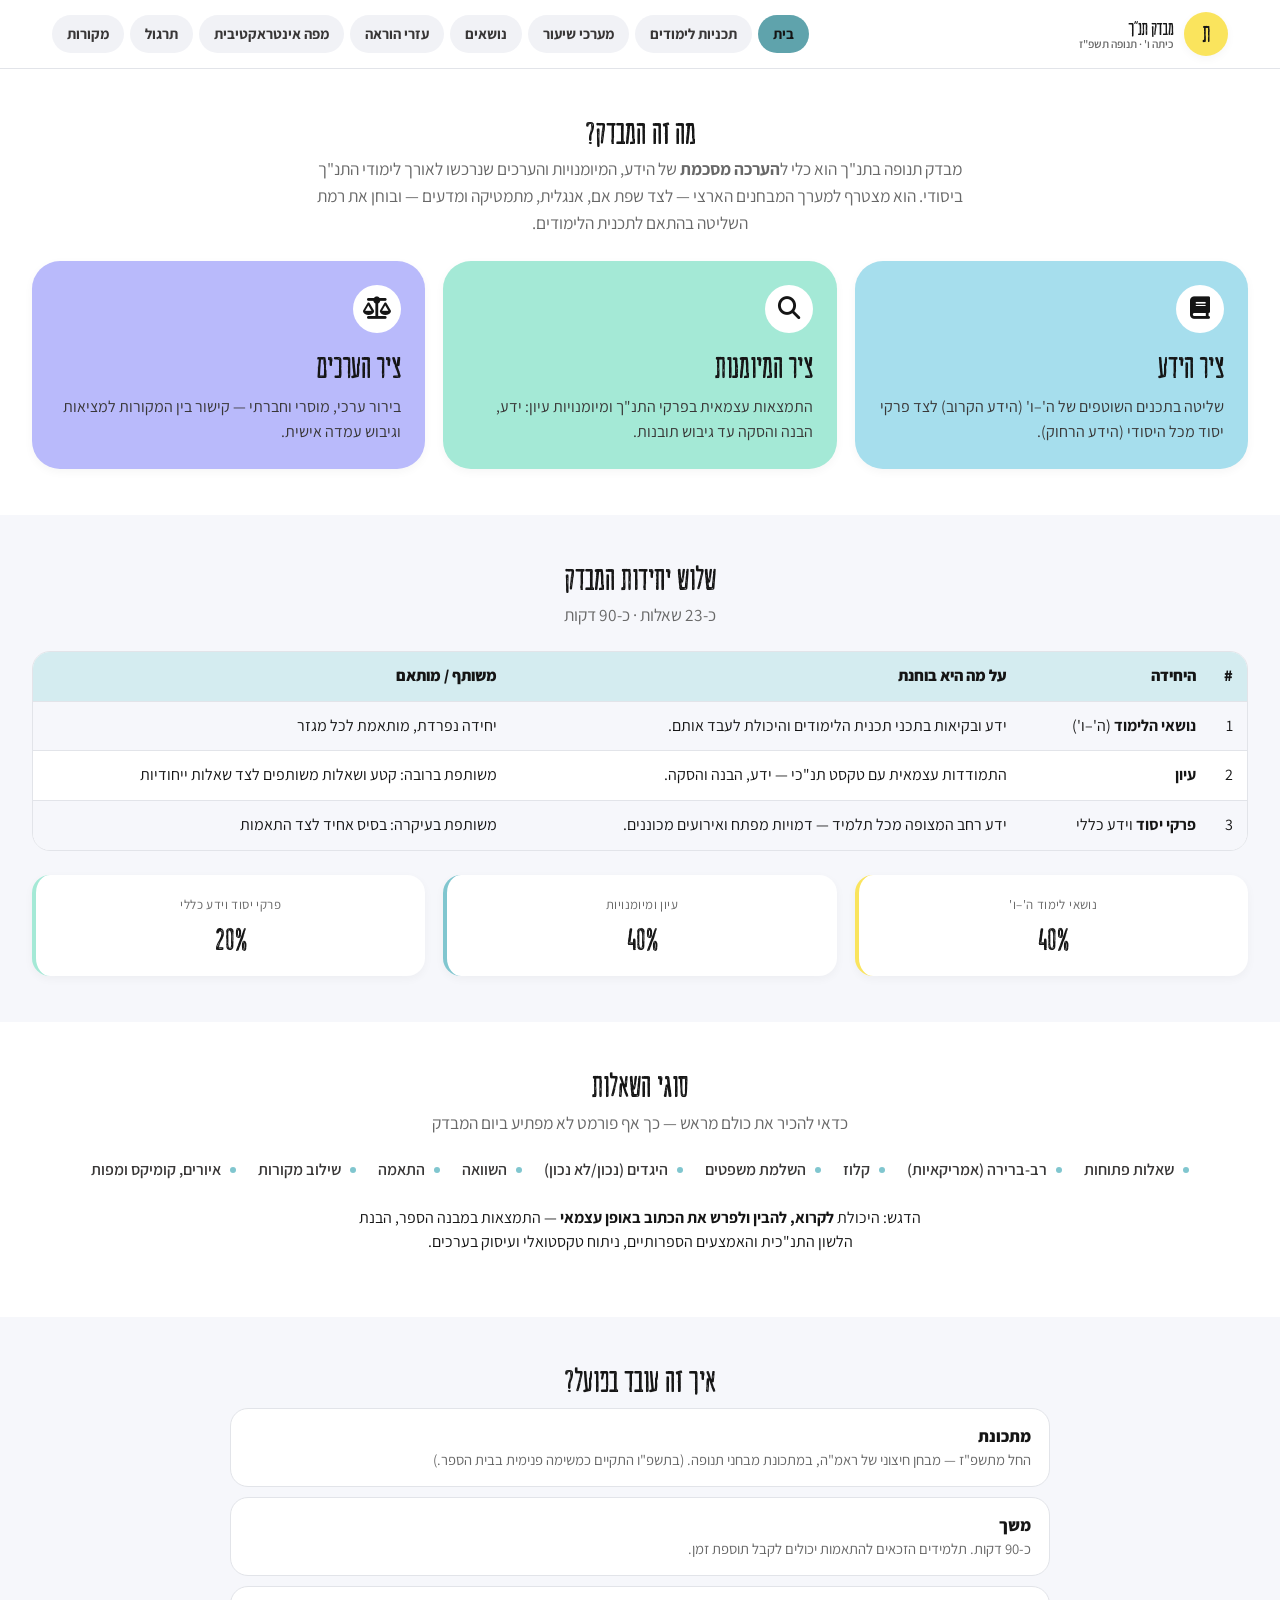
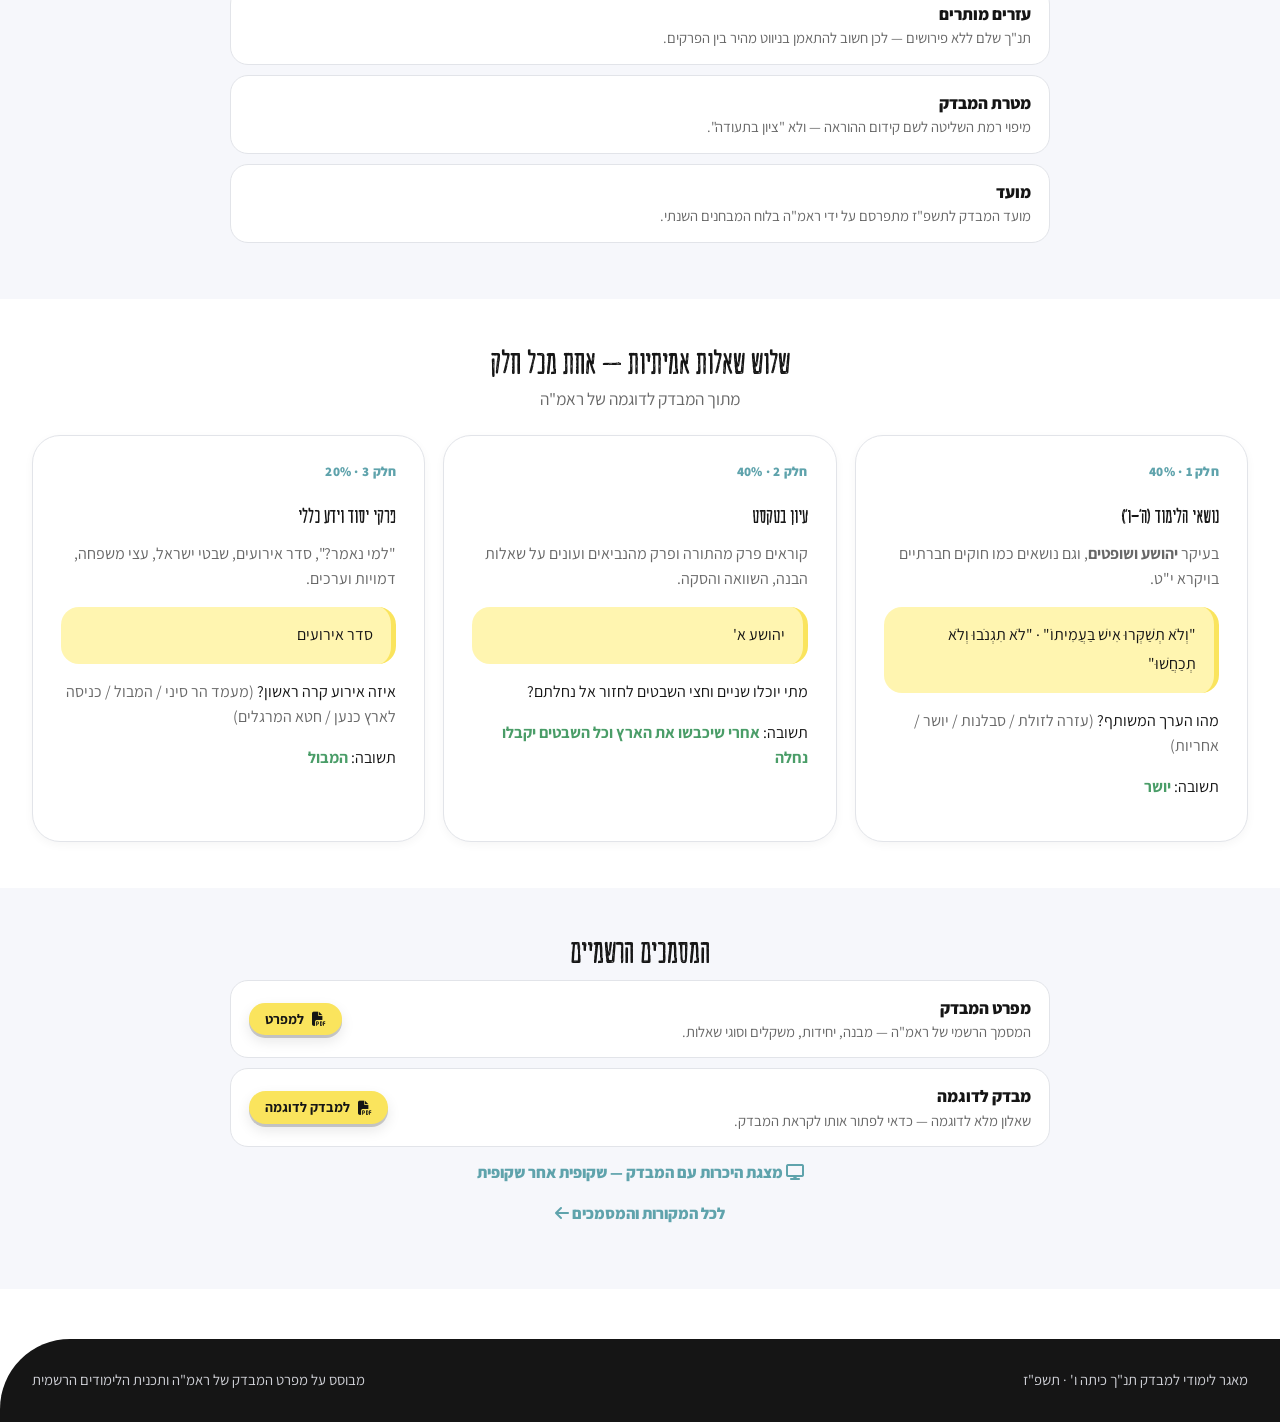
<file: index.html>
<!DOCTYPE html>
<html lang="he" dir="rtl">
<head>
<meta charset="UTF-8">
<meta name="viewport" content="width=device-width, initial-scale=1">
<title>מבדק תנ"ך כיתה ו' – תנופה תשפ"ז</title>
<link href="https://fonts.googleapis.com/css2?family=Assistant:wght@400;500;600;700;800&display=swap" rel="stylesheet">
<link rel="stylesheet" href="https://cdnjs.cloudflare.com/ajax/libs/font-awesome/6.5.0/css/all.min.css">
<link rel="stylesheet" href="psycho-components.css">
<link rel="stylesheet" href="tanakh.css">
</head>
<body>
<header class="site-header">
  <div class="site-header__inner">
    <a class="brand" href="index.html">
      <span class="brand__logo">ת</span>
      <span class="brand__name">מבדק תנ"ך<small>כיתה ו' · תנופה תשפ"ז</small></span>
    </a>
    <nav class="nav">
      <a href="index.html" class="active">בית</a>
      <a href="tochniot.html">תכניות לימודים</a>
      <a href="morim.html">מערכי שיעור</a>
      <a href="nosim.html">נושאים</a>
      <a href="ezrim.html">עזרי הוראה</a>
      <a href="mapa-interaktivit.html">מפה אינטראקטיבית</a>
      <a href="tirgul.html">תרגול</a>
      <a href="mekorot.html">מקורות</a>
    </nav>
  </div>
</header>

<main>

  <!-- ===== מה זה המבדק ===== -->
  <section class="section">
    <div class="section__inner">
      <h1 class="section__title center">מה זה המבדק?</h1>
      <p class="section__lead center" style="margin-inline:auto;max-width:74ch">
        מבדק תנופה בתנ"ך הוא כלי ל<b>הערכה מסכמת</b> של הידע, המיומנויות והערכים שנרכשו לאורך לימודי התנ"ך ביסודי.
        הוא מצטרף למערך המבחנים הארצי — לצד שפת אם, אנגלית, מתמטיקה ומדעים — ובוחן את רמת השליטה בהתאם לתכנית הלימודים.
      </p>

      <div class="grid grid--3 mt-m">
        <div class="feature-card feature-card--blue">
          <div class="feature-card__icon"><i class="fa-solid fa-book"></i></div>
          <h3 class="feature-card__title">ציר הידע</h3>
          <p class="feature-card__desc">שליטה בתכנים השוטפים של ה'–ו' (הידע הקרוב) לצד פרקי יסוד מכל היסודי (הידע הרחוק).</p>
        </div>
        <div class="feature-card feature-card--mint">
          <div class="feature-card__icon"><i class="fa-solid fa-magnifying-glass"></i></div>
          <h3 class="feature-card__title">ציר המיומנות</h3>
          <p class="feature-card__desc">התמצאות עצמאית בפרקי התנ"ך ומיומנויות עיון: ידע, הבנה והסקה עד גיבוש תובנות.</p>
        </div>
        <div class="feature-card feature-card--purple">
          <div class="feature-card__icon"><i class="fa-solid fa-scale-balanced"></i></div>
          <h3 class="feature-card__title">ציר הערכים</h3>
          <p class="feature-card__desc">בירור ערכי, מוסרי וחברתי — קישור בין המקורות למציאות וגיבוש עמדה אישית.</p>
        </div>
      </div>
    </div>
  </section>

  <!-- ===== שלוש היחידות ===== -->
  <section class="section section--soft">
    <div class="section__inner">
      <h2 class="section__title center">שלוש יחידות המבדק</h2>
      <p class="section__lead center" style="margin-inline:auto">כ-23 שאלות · כ-90 דקות</p>
      <table class="t">
        <tr><th style="width:34px">#</th><th>היחידה</th><th>על מה היא בוחנת</th><th>משותף / מותאם</th></tr>
        <tr><td>1</td><td><b>נושאי הלימוד</b> (ה'–ו')</td><td>ידע ובקיאות בתכני תכנית הלימודים והיכולת לעבד אותם.</td><td>יחידה נפרדת, מותאמת לכל מגזר</td></tr>
        <tr><td>2</td><td><b>עיון</b></td><td>התמודדות עצמאית עם טקסט תנ"כי — ידע, הבנה והסקה.</td><td>משותפת ברובה: קטע ושאלות משותפים לצד שאלות ייחודיות</td></tr>
        <tr><td>3</td><td><b>פרקי יסוד</b> וידע כללי</td><td>ידע רחב המצופה מכל תלמיד — דמויות מפתח ואירועים מכוננים.</td><td>משותפת בעיקרה: בסיס אחיד לצד התאמות</td></tr>
      </table>

      <div class="grid grid--3 mt-m">
        <div class="kpi kpi--accent-yellow"><div class="kpi__label">נושאי לימוד ה'–ו'</div><div class="kpi__value">40%</div></div>
        <div class="kpi kpi--accent-teal"><div class="kpi__label">עיון ומיומנויות</div><div class="kpi__value">40%</div></div>
        <div class="kpi kpi--accent-mint"><div class="kpi__label">פרקי יסוד וידע כללי</div><div class="kpi__value">20%</div></div>
      </div>
    </div>
  </section>

  <!-- ===== סוגי השאלות ===== -->
  <section class="section">
    <div class="section__inner">
      <h2 class="section__title center">סוגי השאלות</h2>
      <p class="section__lead center" style="margin-inline:auto">כדאי להכיר את כולם מראש — כך אף פורמט לא מפתיע ביום המבדק</p>
      <div class="chips chips--static">
        <span class="pill pill--md">שאלות פתוחות</span>
        <span class="pill pill--md">רב-ברירה (אמריקאיות)</span>
        <span class="pill pill--md">קלוז</span>
        <span class="pill pill--md">השלמת משפטים</span>
        <span class="pill pill--md">היגדים (נכון/לא נכון)</span>
        <span class="pill pill--md">השוואה</span>
        <span class="pill pill--md">התאמה</span>
        <span class="pill pill--md">שילוב מקורות</span>
        <span class="pill pill--md">איורים, קומיקס ומפות</span>
      </div>
      <p class="center mt-m" style="max-width:74ch;margin-inline:auto">
        הדגש: היכולת <b>לקרוא, להבין ולפרש את הכתוב באופן עצמאי</b> — התמצאות במבנה הספר,
        הבנת הלשון התנ"כית והאמצעים הספרותיים, ניתוח טקסטואלי ועיסוק בערכים.
      </p>
    </div>
  </section>

  <!-- ===== יום המבדק ===== -->
  <section class="section section--soft">
    <div class="section__inner">
      <h2 class="section__title center">איך זה עובד בפועל?</h2>
      <ul class="links" style="max-width:820px;margin-inline:auto">
        <li><div class="meta"><b>מתכונת</b><span>החל מתשפ"ז — מבחן חיצוני של ראמ"ה, במתכונת מבחני תנופה. (בתשפ"ו התקיים כמשימה פנימית בבית הספר.)</span></div></li>
        <li><div class="meta"><b>משך</b><span>כ-90 דקות. תלמידים הזכאים להתאמות יכולים לקבל תוספת זמן.</span></div></li>
        <li><div class="meta"><b>עזרים מותרים</b><span>תנ"ך שלם ללא פירושים — לכן חשוב להתאמן בניווט מהיר בין הפרקים.</span></div></li>
        <li><div class="meta"><b>מטרת המבדק</b><span>מיפוי רמת השליטה לשם קידום ההוראה — ולא "ציון בתעודה".</span></div></li>
        <li><div class="meta"><b>מועד</b><span>מועד המבדק לתשפ"ז מתפרסם על ידי ראמ"ה בלוח המבחנים השנתי.</span></div></li>
      </ul>
    </div>
  </section>

  <!-- ===== שאלות לדוגמה ===== -->
  <section class="section">
    <div class="section__inner">
      <h2 class="section__title center">שלוש שאלות אמיתיות — אחת מכל חלק</h2>
      <p class="section__lead center" style="margin-inline:auto">מתוך המבדק לדוגמה של ראמ"ה</p>

      <div class="grid grid--3 mt-s">
        <div class="panel">
          <span class="section__kicker">חלק 1 · 40%</span>
          <h3>נושאי הלימוד (ה'–ו')</h3>
          <p class="muted">בעיקר <b>יהושע ושופטים</b>, וגם נושאים כמו חוקים חברתיים בויקרא י"ט.</p>
          <div class="verse">"וְלֹא תְשַׁקְּרוּ אִישׁ בַּעֲמִיתוֹ" · "לֹא תִגְנֹבוּ וְלֹא תְכַחֲשׁוּ"</div>
          <p>מהו הערך המשותף? <span class="muted">(עזרה לזולת / סבלנות / יושר / אחריות)</span></p>
          <p>תשובה: <b style="color:var(--color-success)">יושר</b></p>
        </div>

        <div class="panel">
          <span class="section__kicker">חלק 2 · 40%</span>
          <h3>עיון בטקסט</h3>
          <p class="muted">קוראים פרק מהתורה ופרק מהנביאים ועונים על שאלות הבנה, השוואה והסקה.</p>
          <div class="verse">יהושע א'</div>
          <p>מתי יוכלו שניים וחצי השבטים לחזור אל נחלתם?</p>
          <p>תשובה: <b style="color:var(--color-success)">אחרי שיכבשו את הארץ וכל השבטים יקבלו נחלה</b></p>
        </div>

        <div class="panel">
          <span class="section__kicker">חלק 3 · 20%</span>
          <h3>פרקי יסוד וידע כללי</h3>
          <p class="muted">"למי נאמר?", סדר אירועים, שבטי ישראל, עצי משפחה, דמויות וערכים.</p>
          <div class="verse">סדר אירועים</div>
          <p>איזה אירוע קרה ראשון? <span class="muted">(מעמד הר סיני / המבול / כניסה לארץ כנען / חטא המרגלים)</span></p>
          <p>תשובה: <b style="color:var(--color-success)">המבול</b></p>
        </div>
      </div>
    </div>
  </section>

  <!-- ===== המסמכים הרשמיים ===== -->
  <section class="section section--soft">
    <div class="section__inner">
      <h2 class="section__title center">המסמכים הרשמיים</h2>
      <ul class="links" style="max-width:820px;margin-inline:auto">
        <li>
          <div class="meta"><b>מפרט המבדק</b><span>המסמך הרשמי של ראמ"ה — מבנה, יחידות, משקלים וסוגי שאלות.</span></div>
          <a class="btn btn--sm" href="https://meyda.education.gov.il/files/Rama/Tnufa_tanach_6_mifrat_2026.pdf" target="_blank" rel="noopener"><i class="fa-solid fa-file-pdf"></i> למפרט</a>
        </li>
        <li>
          <div class="meta"><b>מבדק לדוגמה</b><span>שאלון מלא לדוגמה — כדאי לפתור אותו לקראת המבדק.</span></div>
          <a class="btn btn--sm" href="https://meyda.education.gov.il/files/Rama/tanach_mivchan_mamlachti_g.pdf" target="_blank" rel="noopener"><i class="fa-solid fa-file-pdf"></i> למבדק לדוגמה</a>
        </li>
      </ul>
      <p class="center mt-s"><a href="matzeget.html" style="color:var(--color-teal-dark);font-weight:800"><i class="fa-solid fa-display"></i> מצגת היכרות עם המבדק — שקופית אחר שקופית</a></p>
      <p class="center mt-s"><a href="mekorot.html" style="color:var(--color-teal-dark);font-weight:800">לכל המקורות והמסמכים <i class="fa-solid fa-arrow-left"></i></a></p>
    </div>
  </section>

</main>

<footer class="foot">
  <div class="foot__inner">
    <div>מאגר לימודי למבדק תנ"ך כיתה ו' · תשפ"ז</div>
    <div>מבוסס על מפרט המבדק של ראמ"ה ותכנית הלימודים הרשמית</div>
  </div>
</footer>
<script src="site.js" defer></script>
</body>
</html>
</file>
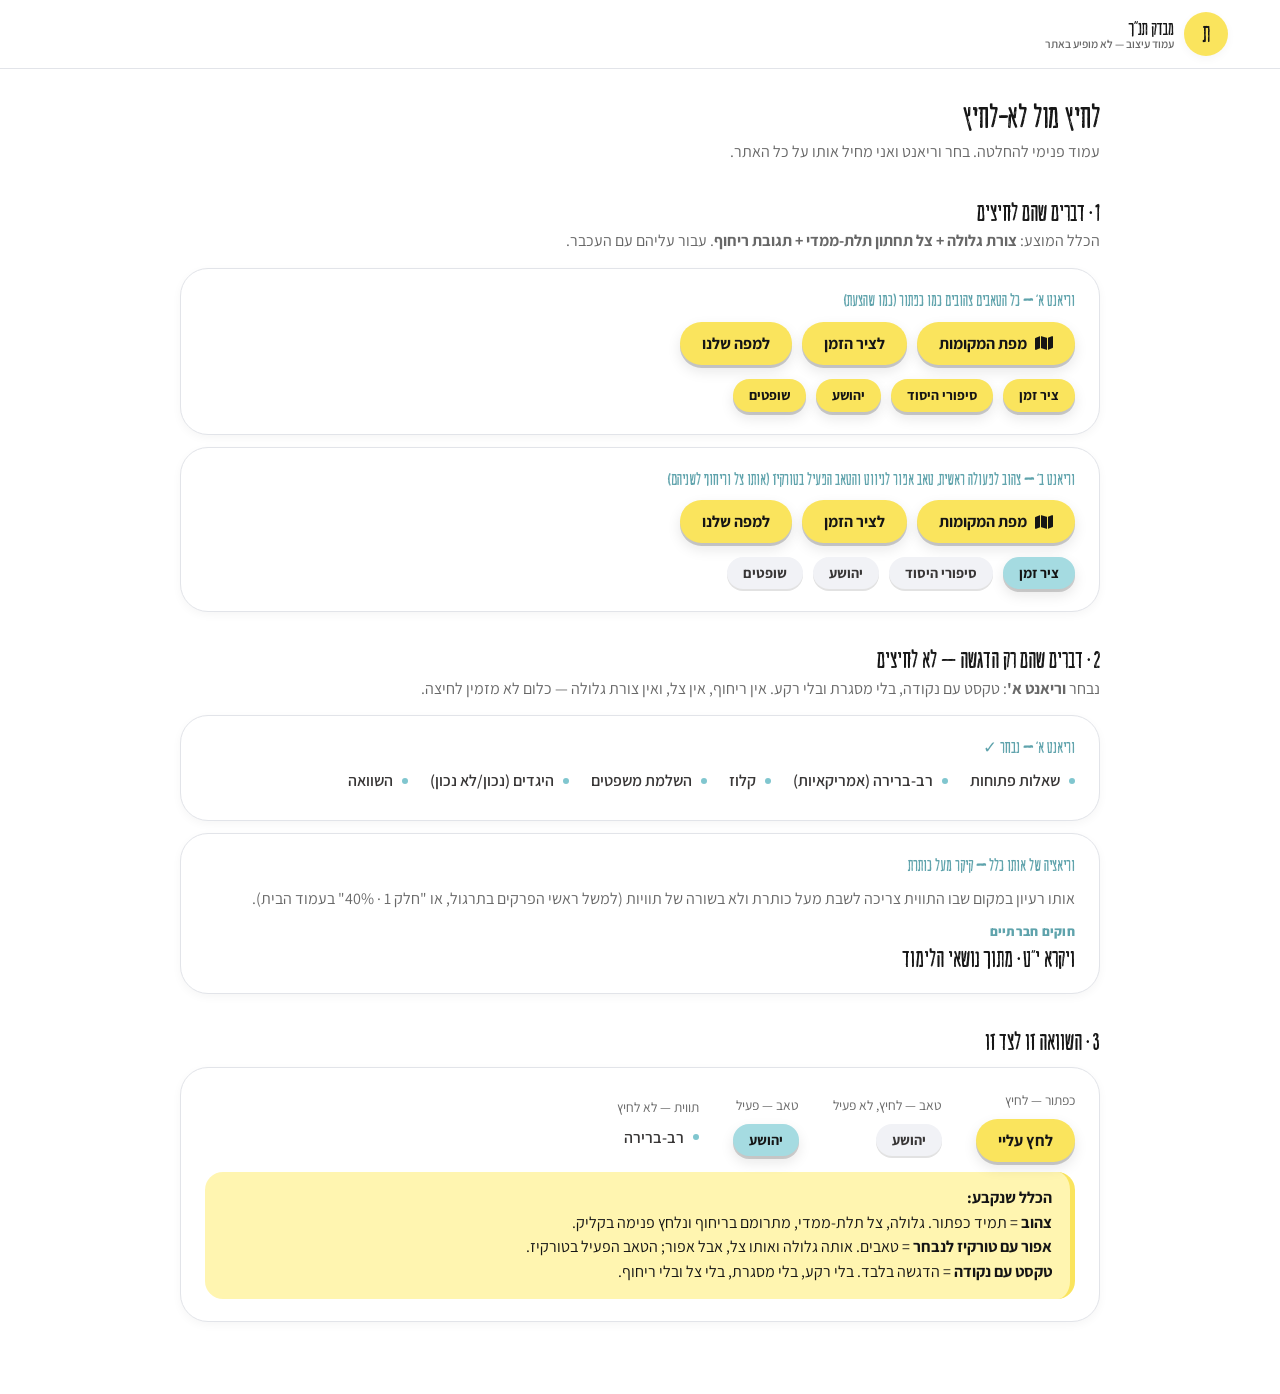
<file: _design-demo.html>
<!DOCTYPE html>
<html lang="he" dir="rtl">
<head>
<meta charset="UTF-8">
<meta name="viewport" content="width=device-width, initial-scale=1">
<title>עיצוב — לחיץ מול לא לחיץ</title>
<link href="https://fonts.googleapis.com/css2?family=Assistant:wght@400;500;600;700;800&display=swap" rel="stylesheet">
<link rel="stylesheet" href="https://cdnjs.cloudflare.com/ajax/libs/font-awesome/6.5.0/css/all.min.css">
<link rel="stylesheet" href="psycho-components.css">
<link rel="stylesheet" href="tanakh.css">
<style>
  .demo{max-width:960px;margin:0 auto;padding:30px 20px 60px}
  .demo h2{font-family:var(--font-display);font-size:1.5rem;margin:34px 0 4px}
  .demo p.note{color:var(--color-muted);margin:0 0 14px}
  .box{background:var(--color-bg);border:1px solid var(--color-line);border-radius:var(--radius-lg);
       padding:22px 24px;margin:12px 0;box-shadow:var(--shadow-sm)}
  .box h3{font-size:1.05rem;margin:0 0 12px;color:var(--color-teal-dark)}
  .row{display:flex;flex-wrap:wrap;gap:10px;align-items:center}
  .verdict{background:var(--color-yellow-light);border-inline-start:5px solid var(--color-yellow);
           border-radius:var(--radius-md);padding:14px 18px;margin-top:10px}
</style>
</head>
<body>
<header class="site-header">
  <div class="site-header__inner">
    <a class="brand" href="./"><span class="brand__logo">ת</span>
      <span class="brand__name">מבדק תנ"ך<small>עמוד עיצוב — לא מופיע באתר</small></span></a>
  </div>
</header>

<div class="demo">
  <h1 class="section__title">לחיץ מול לא-לחיץ</h1>
  <p class="note">עמוד פנימי להחלטה. בחר וריאנט ואני מחיל אותו על כל האתר.</p>

  <h2>1 · דברים שהם לחיצים</h2>
  <p class="note">הכלל המוצע: <b>צורת גלולה + צל תחתון תלת-ממדי + תגובת ריחוף</b>. עבור עליהם עם העכבר.</p>

  <div class="box">
    <h3>וריאנט א' — כל הטאבים צהובים כמו כפתור (כמו שהצעת)</h3>
    <div class="row">
      <a class="btn" href="#"><i class="fa-solid fa-map"></i> מפת המקומות</a>
      <a class="btn" href="#">לציר הזמן</a>
      <a class="btn" href="#">למפה שלנו</a>
    </div>
    <div class="row" style="margin-top:14px">
      <a class="btn btn--sm" href="#">ציר זמן</a>
      <a class="btn btn--sm" href="#">סיפורי היסוד</a>
      <a class="btn btn--sm" href="#">יהושע</a>
      <a class="btn btn--sm" href="#">שופטים</a>
    </div>
  </div>

  <div class="box">
    <h3>וריאנט ב' — צהוב לפעולה ראשית, טאב אפור לניווט והטאב הפעיל בטורקיז (אותו צל וריחוף לשניהם)</h3>
    <div class="row">
      <a class="btn" href="#"><i class="fa-solid fa-map"></i> מפת המקומות</a>
      <a class="btn" href="#">לציר הזמן</a>
      <a class="btn" href="#">למפה שלנו</a>
    </div>
    <div class="row" style="margin-top:14px">
      <a class="tab tab--active" href="#">ציר זמן</a>
      <a class="tab" href="#">סיפורי היסוד</a>
      <a class="tab" href="#">יהושע</a>
      <a class="tab" href="#">שופטים</a>
    </div>
  </div>

  <h2>2 · דברים שהם רק הדגשה — לא לחיצים</h2>
  <p class="note">נבחר <b>וריאנט א'</b>: טקסט עם נקודה, בלי מסגרת ובלי רקע. אין ריחוף, אין צל, ואין צורת גלולה — כלום לא מזמין לחיצה.</p>

  <div class="box">
    <h3>וריאנט א' — נבחר ✓</h3>
    <div class="chips chips--static" style="justify-content:flex-start">
      <span class="pill pill--md">שאלות פתוחות</span>
      <span class="pill pill--md">רב-ברירה (אמריקאיות)</span>
      <span class="pill pill--md">קלוז</span>
      <span class="pill pill--md">השלמת משפטים</span>
      <span class="pill pill--md">היגדים (נכון/לא נכון)</span>
      <span class="pill pill--md">השוואה</span>
    </div>
  </div>

  <div class="box">
    <h3>וריאציה של אותו כלל — קיקר מעל כותרת</h3>
    <p class="note">אותו רעיון במקום שבו התווית צריכה לשבת מעל כותרת ולא בשורה של תוויות (למשל ראשי הפרקים בתרגול, או "חלק 1 · 40%" בעמוד הבית).</p>
    <h2 class="section__title" style="margin:0"><span class="section__kicker">חוקים חברתיים</span> ויקרא י״ט · מתוך נושאי הלימוד</h2>
  </div>

  <h2>3 · השוואה זו לצד זו</h2>
  <div class="box">
    <div class="row" style="gap:34px">
      <div>
        <div style="color:var(--color-muted);font-size:.85rem;margin-bottom:8px">כפתור — לחיץ</div>
        <a class="btn" href="#">לחץ עליי</a>
      </div>
      <div>
        <div style="color:var(--color-muted);font-size:.85rem;margin-bottom:8px">טאב — לחיץ, לא פעיל</div>
        <a class="tab" href="#">יהושע</a>
      </div>
      <div>
        <div style="color:var(--color-muted);font-size:.85rem;margin-bottom:8px">טאב — פעיל</div>
        <a class="tab tab--active" href="#">יהושע</a>
      </div>
      <div>
        <div style="color:var(--color-muted);font-size:.85rem;margin-bottom:8px">תווית — לא לחיץ</div>
        <div class="chips chips--static" style="justify-content:flex-start"><span class="pill pill--md">רב-ברירה</span></div>
      </div>
    </div>
    <div class="verdict">
      <b>הכלל שנקבע:</b><br>
      <b>צהוב</b> = תמיד כפתור. גלולה, צל תלת-ממדי, מתרומם בריחוף ונלחץ פנימה בקליק.<br>
      <b>אפור עם טורקיז לנבחר</b> = טאבים. אותה גלולה ואותו צל, אבל אפור; הטאב הפעיל בטורקיז.<br>
      <b>טקסט עם נקודה</b> = הדגשה בלבד. בלי רקע, בלי מסגרת, בלי צל ובלי ריחוף.
    </div>
  </div>
</div>
</body>
</html>
</file>
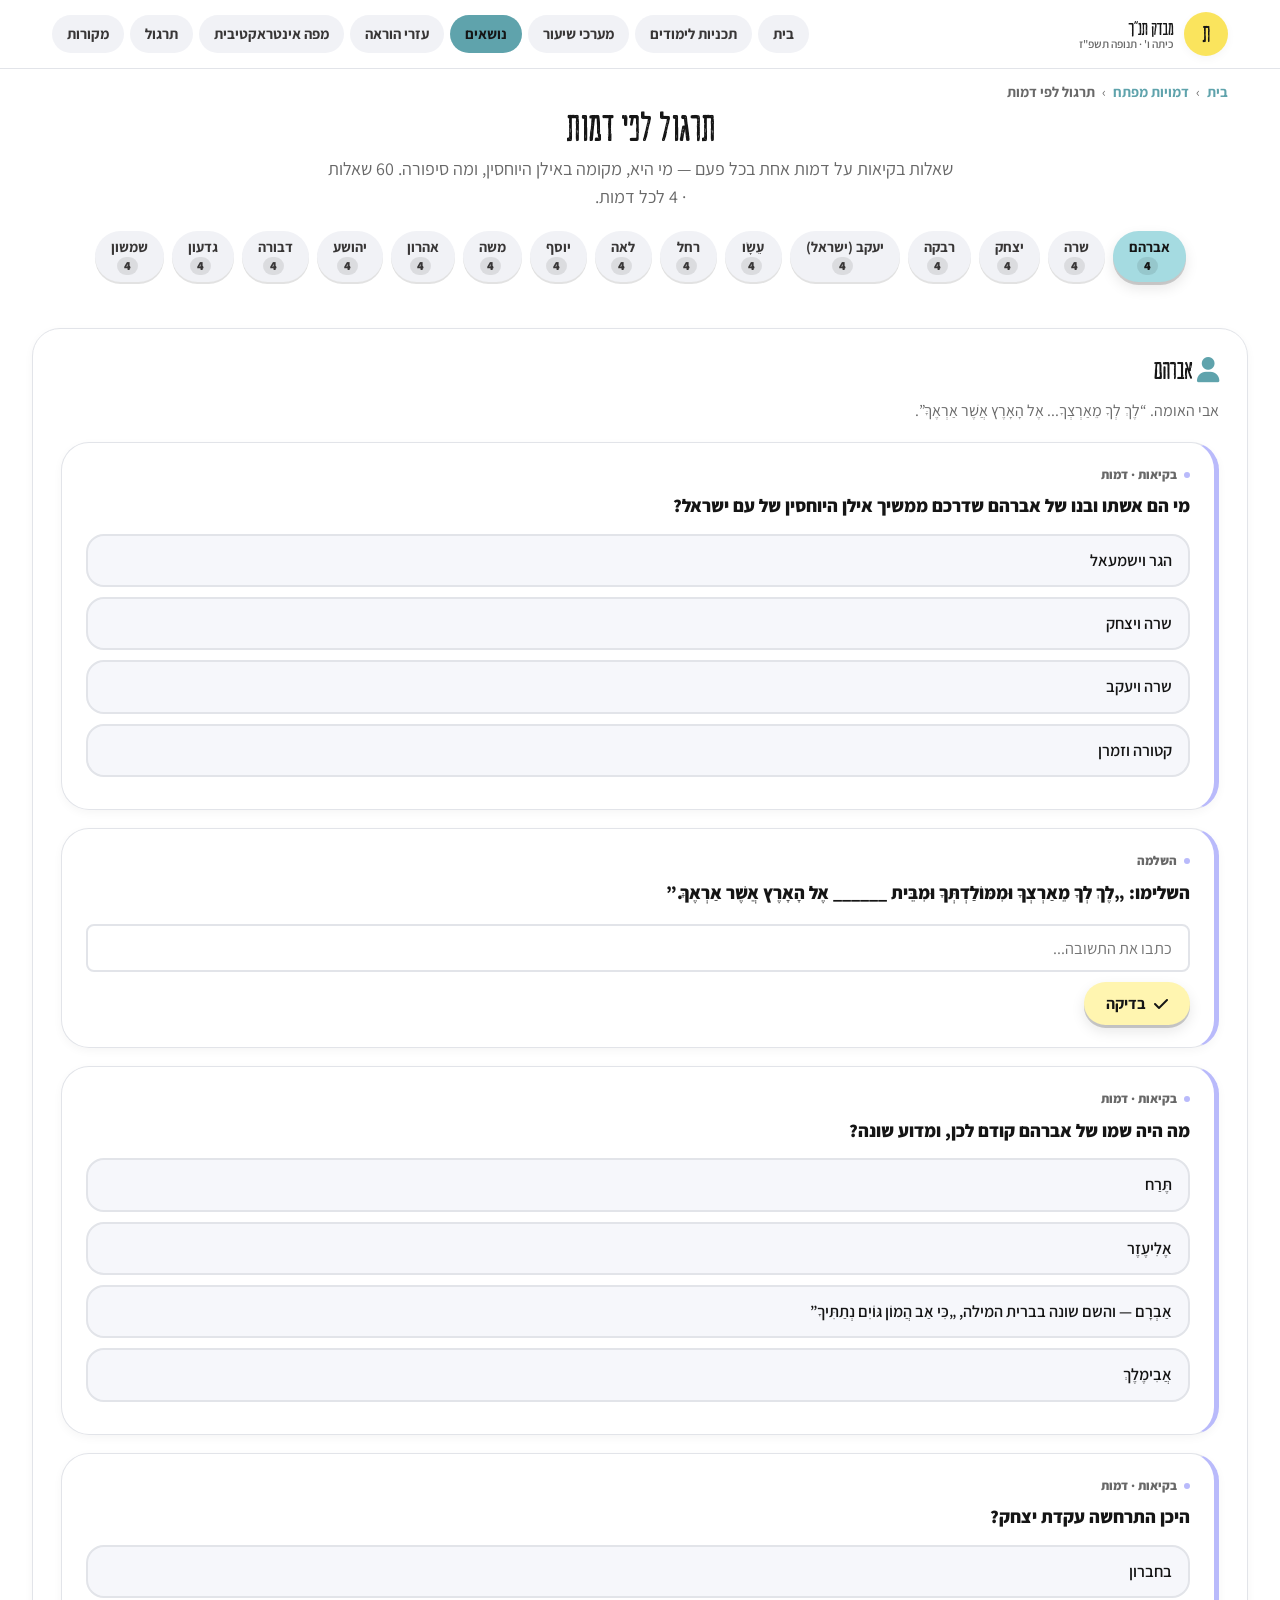
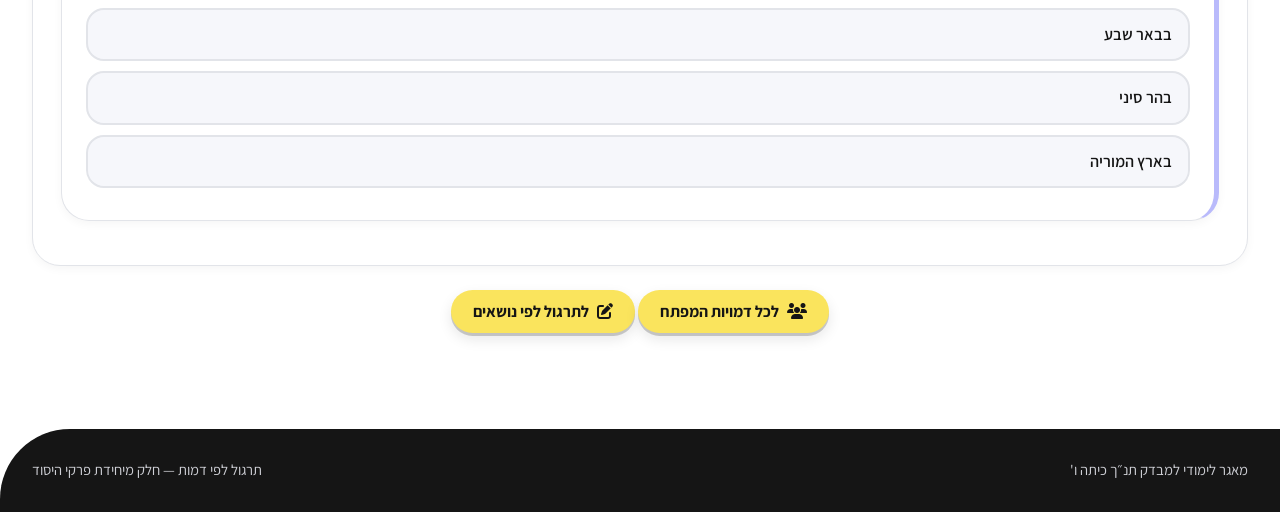
<file: dmuyot-tirgul.html>
<!DOCTYPE html>
<html lang="he" dir="rtl">
<head>
<meta charset="UTF-8">
<meta name="viewport" content="width=device-width, initial-scale=1">
<title>תרגול לפי דמות – דמויות מפתח בתנ"ך</title>
<link href="https://fonts.googleapis.com/css2?family=Assistant:wght@400;500;600;700;800&display=swap" rel="stylesheet">
<link rel="stylesheet" href="https://cdnjs.cloudflare.com/ajax/libs/font-awesome/6.5.0/css/all.min.css">
<link rel="stylesheet" href="psycho-components.css">
<link rel="stylesheet" href="tanakh.css">
</head>
<body>
<header class="site-header">
  <div class="site-header__inner">
    <a class="brand" href="index.html">
      <span class="brand__logo">ת</span>
      <span class="brand__name">מבדק תנ"ך<small>כיתה ו' · תנופה תשפ"ז</small></span>
    </a>
    <nav class="nav">
      <a href="index.html">בית</a>
      <a href="tochniot.html">תכניות לימודים</a>
      <a href="morim.html">מערכי שיעור</a>
      <a href="nosim.html" class="active">נושאים</a>
      <a href="ezrim.html">עזרי הוראה</a>
      <a href="mapa-interaktivit.html">מפה אינטראקטיבית</a>
      <a href="tirgul.html">תרגול</a>
      <a href="mekorot.html">מקורות</a>
    </nav>
  </div>
</header>

<nav class="crumbs" aria-label="פירורי לחם">
  <a href="index.html">בית</a><span>&rsaquo;</span><a href="nosim.html#dmuyot">דמויות מפתח</a><span>&rsaquo;</span><span class="crumbs__cur">תרגול לפי דמות</span>
</nav>

<main>
  <div class="page-head page-head--center container">
    <h1 class="page-head__title">תרגול לפי דמות</h1>
    <p class="page-head__subtitle">שאלות בקיאות על דמות אחת בכל פעם — מי היא, מקומה באילן היוחסין, ומה סיפורה. 60 שאלות · 4 לכל דמות.</p>
    <div class="page-head__filters" role="tablist">
        <button type="button" class="tab" data-fig="avraham">אברהם <span class="tab__n">4</span></button>
        <button type="button" class="tab" data-fig="sara">שרה <span class="tab__n">4</span></button>
        <button type="button" class="tab" data-fig="yitzhak">יצחק <span class="tab__n">4</span></button>
        <button type="button" class="tab" data-fig="rivka">רבקה <span class="tab__n">4</span></button>
        <button type="button" class="tab" data-fig="yaakov">יעקב (ישראל) <span class="tab__n">4</span></button>
        <button type="button" class="tab" data-fig="esav">עֵשָׂו <span class="tab__n">4</span></button>
        <button type="button" class="tab" data-fig="rachel">רחל <span class="tab__n">4</span></button>
        <button type="button" class="tab" data-fig="lea">לאה <span class="tab__n">4</span></button>
        <button type="button" class="tab" data-fig="yosef">יוסף <span class="tab__n">4</span></button>
        <button type="button" class="tab" data-fig="moshe">משה <span class="tab__n">4</span></button>
        <button type="button" class="tab" data-fig="aharon">אהרון <span class="tab__n">4</span></button>
        <button type="button" class="tab" data-fig="yehoshua">יהושע <span class="tab__n">4</span></button>
        <button type="button" class="tab" data-fig="dvora">דבורה <span class="tab__n">4</span></button>
        <button type="button" class="tab" data-fig="gidon">גדעון <span class="tab__n">4</span></button>
        <button type="button" class="tab" data-fig="shimshon">שמשון <span class="tab__n">4</span></button>
    </div>
  </div>

  <section class="section">
    <div class="section__inner">
      <div class="tabpane" id="fig-avraham">
        <div class="panel">
          <h2><i class="fa-solid fa-user" style="color:var(--color-teal-dark)"></i> אברהם</h2>
          <p class="muted">אבי האומה. “לֶךְ לְךָ מֵאַרְצְךָ... אֶל הָאָרֶץ אֲשֶׁר אַרְאֶךָּ”.</p>
          <div class="quiz is-added" data-type="mc" data-explain="שרה ויצחק. לאברהם נולד גם ישמעאל מהגר, אך הברית נמשכת דרך יצחק: „וְאֶת בְּרִיתִי אָקִים אֶת יִצְחָק”.">
        <div class="tags"><span class="quiz__tag">בקיאות · דמות</span></div>
        <p class="quiz__q">מי הם אשתו ובנו של אברהם שדרכם ממשיך אילן היוחסין של עם ישראל?</p>
        <div class="opts">
          <div class="opt" data-correct="false" data-why="ישמעאל אכן בנו של אברהם, ואף הוא מתברך — אבל אילן היוחסין של עם ישראל ממשיך דרך יצחק דווקא.">הגר וישמעאל</div>
          <div class="opt" data-correct="true" data-why="נכון. יצחק הוא בנם המשותף של אברהם ושרה, וממנו נמשך הקו: יצחק ← יעקב ← שנים-עשר השבטים.">שרה ויצחק</div>
          <div class="opt" data-correct="false" data-why="יעקב הוא נכדו של אברהם ולא בנו. הסדר הוא אברהם ← יצחק ← יעקב.">שרה ויעקב</div>
          <div class="opt" data-correct="false" data-why="קטורה היא אשת אברהם לאחר מות שרה, ובניה אינם חלק מקו האבות.">קטורה וזמרן</div>
        </div>
        <div class="feedback"></div>
      </div>

      <div class="quiz is-added" data-type="fill" data-answer="אביך" data-explain="„וּמִבֵּית אָבִיךָ” (בראשית י״ב:א). שלושת השלבים הולכים ומצטמצמים — ארץ, מולדת, בית — וכך מודגש הקושי שבפרידה.">
        <div class="tags"><span class="quiz__tag">השלמה</span></div>
        <p class="quiz__q">השלימו: „לֶךְ לְךָ מֵאַרְצְךָ וּמִמּוֹלַדְתְּךָ וּמִבֵּית ______ אֶל הָאָרֶץ אֲשֶׁר אַרְאֶךָּ.”</p>
        <input type="text" placeholder="כתבו את התשובה...">
        <button class="btn checkbtn"><i class="fa-solid fa-check"></i> בדיקה</button>
        <div class="feedback"></div>
      </div>

      <div class="quiz is-added" data-type="mc" data-explain="„אַבְרָם”. ה׳ שינה את שמו בברית המילה: „כִּי אַב הֲמוֹן גּוֹיִם נְתַתִּיךָ”.">
        <div class="tags"><span class="quiz__tag">בקיאות · דמות</span></div>
        <p class="quiz__q">מה היה שמו של אברהם קודם לכן, ומדוע שונה?</p>
        <div class="opts">
          <div class="opt" data-correct="false" data-why="תרח הוא אביו של אברהם, שיצא עמו מאור כשדים.">תֶּרַח</div>
          <div class="opt" data-correct="false" data-why="אליעזר הוא עבדו הנאמן של אברהם — „דַּמֶּשֶׂק אֱלִיעֶזֶר” (בראשית ט״ו:ב).">אֶלִיעֶזֶר</div>
          <div class="opt" data-correct="true" data-why="נכון. גם שרי הפכה לשרה באותו מעמד. שינוי השם מסמן שינוי ייעוד.">אַבְרָם — והשם שונה בברית המילה, „כִּי אַב הֲמוֹן גּוֹיִם נְתַתִּיךָ”</div>
          <div class="opt" data-correct="false" data-why="אבימלך הוא מלך גרר שאברהם נפגש עמו — ולא שם קודם שלו.">אֲבִימֶלֶךְ</div>
        </div>
        <div class="feedback"></div>
      </div>

      <div class="quiz is-added" data-type="mc" data-explain="„עַל אַחַד הֶהָרִים אֲשֶׁר אֹמַר אֵלֶיךָ” — בארץ המוריה (בראשית כ״ב:ב).">
        <div class="tags"><span class="quiz__tag">בקיאות · דמות</span></div>
        <p class="quiz__q">היכן התרחשה עקדת יצחק?</p>
        <div class="opts">
          <div class="opt" data-correct="false" data-why="בחברון נמצאת מערת המכפלה, מקום הקבורה — ולא מקום העקדה.">בחברון</div>
          <div class="opt" data-correct="false" data-why="באר שבע קשורה לאברהם (ברית עם אבימלך), אבל העקדה מתרחשת אחרי מסע של שלושה ימים משם.">בבאר שבע</div>
          <div class="opt" data-correct="false" data-why="הר סיני הוא מקום מתן תורה בימי משה — דורות רבים לאחר מכן.">בהר סיני</div>
          <div class="opt" data-correct="true" data-why="נכון. הכתוב אומר „לֶךְ לְךָ אֶל אֶרֶץ הַמֹּרִיָּה”, והמקום נקרא לבסוף „ה' יִרְאֶה”.">בארץ המוריה</div>
        </div>
        <div class="feedback"></div>
      </div>
        </div>
      </div>
      <div class="tabpane" id="fig-sara">
        <div class="panel">
          <h2><i class="fa-solid fa-user" style="color:var(--color-teal-dark)"></i> שרה</h2>
          <p class="muted">אשת אברהם ואם האומה; ילדה את יצחק בזקנתה.</p>
          <div class="quiz is-added" data-type="mc" data-explain="„שָׂרַי”. ה׳ שינה את שמה יחד עם שינוי שמו של אברהם: „לֹא תִקְרָא אֶת שְׁמָהּ שָׂרָי כִּי שָׂרָה שְׁמָהּ”.">
        <div class="tags"><span class="quiz__tag">בקיאות · דמות</span></div>
        <p class="quiz__q">מה היה שמה של שרה קודם לכן?</p>
        <div class="opts">
          <div class="opt" data-correct="true" data-why="נכון. השינוי נעשה באותו מעמד שבו אברם הפך לאברהם, ומיד לאחריו מתבשרת הולדת יצחק.">שָׂרַי</div>
          <div class="opt" data-correct="false" data-why="מלכה היא אשת נחור, אחי אברהם, וסבתה של רבקה.">מִלְכָּה</div>
          <div class="opt" data-correct="false" data-why="הגר היא שפחת שרה, אמו של ישמעאל.">הָגָר</div>
          <div class="opt" data-correct="false" data-why="רבקה היא כלתה של שרה — אשת יצחק.">רִבְקָה</div>
        </div>
        <div class="feedback"></div>
      </div>

      <div class="quiz is-added" data-type="fill" data-answer="יצחק" data-explain="„וַיִּקְרָא אַבְרָהָם אֶת שֶׁם בְּנוֹ... יִצְחָק” — מדרש שם הקושר את השם לצחוק של שרה ושל אברהם כאחד.">
        <div class="tags"><span class="quiz__tag">השלמה</span></div>
        <p class="quiz__q">„וַתִּצְחַק שָׂרָה בְּקִרְבָּהּ” — ועל שם הצחוק נקרא בנה בשם ______.</p>
        <input type="text" placeholder="כתבו את התשובה...">
        <button class="btn checkbtn"><i class="fa-solid fa-check"></i> בדיקה</button>
        <div class="feedback"></div>
      </div>

      <div class="quiz is-added" data-type="mc" data-explain="„וְאִם שָׂרָה הֲבַת תִּשְׁעִים שָׁנָה תֵּלֵד?” (בראשית י״ז:יז) — תשעים.">
        <div class="tags"><span class="quiz__tag">בקיאות · דמות</span></div>
        <p class="quiz__q">בת כמה הייתה שרה כשנולד יצחק?</p>
        <div class="opts">
          <div class="opt" data-correct="false" data-why="בגיל ארבעים לידה אינה נס, והכתוב לא היה מדגיש אותה כך.">ארבעים</div>
          <div class="opt" data-correct="true" data-why="נכון. אברהם היה אז בן מאה, ולכן הכתוב מדגיש שהלידה היא נס גמור.">תשעים</div>
          <div class="opt" data-correct="false" data-why="המספר שהכתוב נוקב בו במפורש הוא תשעים, ואברהם עצמו מתפלא עליו.">שישים</div>
          <div class="opt" data-correct="false" data-why="מאה ועשרים היא שנות חייו של משה. שרה חיה מאה עשרים ושבע שנים.">מאה ועשרים</div>
        </div>
        <div class="feedback"></div>
      </div>

      <div class="quiz is-added" data-type="mc" data-explain="במערת המכפלה בחברון, שאותה קנה אברהם מעפרון החתי בארבע מאות שקל כסף.">
        <div class="tags"><span class="quiz__tag">בקיאות · דמות</span></div>
        <p class="quiz__q">היכן נקברה שרה?</p>
        <div class="opts">
          <div class="opt" data-correct="true" data-why="נכון. זו רכישת הקרקע הראשונה של אברהם בארץ — „וַיָּקָם שְׂדֵה עֶפְרוֹן... לְאַבְרָהָם לְמִקְנָה”.">במערת המכפלה בחברון</div>
          <div class="opt" data-correct="false" data-why="שרה אמנם ירדה עם אברהם למצרים בעת הרעב (בראשית י״ב), אך היא מתה בקרית ארבע היא חברון ונקברה במערת המכפלה.">במצרים</div>
          <div class="opt" data-correct="false" data-why="בדרך אפרתה, היא בית לחם, נקברה רחל — לא שרה.">בבית לחם</div>
          <div class="opt" data-correct="false" data-why="בשכם נקבר יוסף, בחלקת השדה שקנה יעקב.">בשכם</div>
        </div>
        <div class="feedback"></div>
      </div>
        </div>
      </div>
      <div class="tabpane" id="fig-yitzhak">
        <div class="panel">
          <h2><i class="fa-solid fa-user" style="color:var(--color-teal-dark)"></i> יצחק</h2>
          <p class="muted">בנם של אברהם ושרה; אבי יעקב ועשיו.</p>
          <div class="quiz is-added" data-type="mc" data-explain="בנם של אברהם ושרה, ואביהם של יעקב ועשו — הדור האמצעי בשלושת האבות.">
        <div class="tags"><span class="quiz__tag">בקיאות · דמות</span></div>
        <p class="quiz__q">מי היו הוריו של יצחק ומי היו בניו?</p>
        <div class="opts">
          <div class="opt" data-correct="false" data-why="יוסף ובנימין הם בני יעקב ורחל, כלומר ניניו של אברהם.">הוריו אברהם ושרה, ובניו יוסף ובנימין</div>
          <div class="opt" data-correct="false" data-why="תרח הוא אבי אברהם, וראובן ושמעון הם בני יעקב — כלומר נכדיו של יצחק.">הוריו תרח ושרה, ובניו ראובן ושמעון</div>
          <div class="opt" data-correct="true" data-why="נכון. יצחק הוא החוליה המקשרת בין אברהם ליעקב, ולכן הוא הדור השני של האבות.">הוריו אברהם ושרה, ובניו יעקב ועשו</div>
          <div class="opt" data-correct="false" data-why="בנה של הגר הוא ישמעאל. יצחק הוא בנה של שרה.">הוריו אברהם והגר, ובניו יעקב ועשו</div>
        </div>
        <div class="feedback"></div>
      </div>

      <div class="quiz is-added" data-type="fill" data-answer="שה" data-explain="„וְאַיֵּה הַשֶּׂה לְעֹלָה” (בראשית כ״ב:ז) — שאלתו התמימה של יצחק, שהיא אחד הרגעים הדרמטיים בסיפור העקדה.">
        <div class="tags"><span class="quiz__tag">השלמה</span></div>
        <p class="quiz__q">„וַיֹּאמֶר יִצְחָק אֶל אַבְרָהָם אָבִיו... הִנֵּה הָאֵשׁ וְהָעֵצִים, וְאַיֵּה הַ______ לְעֹלָה?”</p>
        <input type="text" placeholder="כתבו את התשובה...">
        <button class="btn checkbtn"><i class="fa-solid fa-check"></i> בדיקה</button>
        <div class="feedback"></div>
      </div>

      <div class="quiz is-added" data-type="mc" data-explain="חפירת בארות: „וַיָּשָׁב יִצְחָק וַיַּחְפֹּר אֶת בְּאֵרֹת הַמַּיִם אֲשֶׁר חָפְרוּ בִּימֵי אַבְרָהָם אָבִיו”.">
        <div class="tags"><span class="quiz__tag">בקיאות · דמות</span></div>
        <p class="quiz__q">איזה עיסוק מיוחד לו מספר הכתוב על יצחק בפרק כ״ו?</p>
        <div class="opts">
          <div class="opt" data-correct="false" data-why="יצחק אכן בונה מזבח בבאר שבע, אך הפרק מרבה לעסוק דווקא בבארות ובריבים עליהן.">בניית מזבחות בלבד</div>
          <div class="opt" data-correct="false" data-why="סיני קשור לדור יציאת מצרים. יצחק שוהה בגרר ובבאר שבע.">רעיית צאן במדבר סיני</div>
          <div class="opt" data-correct="false" data-why="ה׳ אוסר עליו לרדת מצרימה: „אַל תֵּרֵד מִצְרָיְמָה” (כ״ו:ב).">מסחר בין מצרים לכנען</div>
          <div class="opt" data-correct="true" data-why="נכון. יצחק אף מחזיר להן את שמותיהן המקוריים, ומכאן דמותו כמי שממשיך ומקיים את דרך אביו.">חפירת בארות מים וחידוש הבארות של אביו</div>
        </div>
        <div class="feedback"></div>
      </div>

      <div class="quiz is-added" data-type="mc" data-explain="הוא האב היחיד שלא יצא מן הארץ — ה' אוסר עליו לרדת מצרימה בעת הרעב.">
        <div class="tags"><span class="quiz__tag">בקיאות · דמות</span></div>
        <p class="quiz__q">מה מיוחד ביצחק לעומת אברהם ויעקב?</p>
        <div class="opts">
          <div class="opt" data-correct="false" data-why="יצחק ורבקה נקברו במערת המכפלה, כפי שמעיד יעקב בבראשית מ״ט.">הוא היחיד שלא נקבר במערת המכפלה</div>
          <div class="opt" data-correct="true" data-why="נכון. אברהם ירד למצרים ויעקב ירד למצרים ולחרן, ואילו ליצחק נאמר „גּוּר בָּאָרֶץ הַזֹּאת”.">הוא האב היחיד שלא יצא מארץ כנען</div>
          <div class="opt" data-correct="false" data-why="היו לו שני בנים תאומים — יעקב ועשו.">הוא היחיד שהיה לו רק בן אחד</div>
          <div class="opt" data-correct="false" data-why="„וַיִּבֶן שָׁם מִזְבֵּחַ וַיִּקְרָא בְּשֵׁם ה'” (כ״ו:כה).">הוא היחיד שלא בנה מזבח</div>
        </div>
        <div class="feedback"></div>
      </div>
        </div>
      </div>
      <div class="tabpane" id="fig-rivka">
        <div class="panel">
          <h2><i class="fa-solid fa-user" style="color:var(--color-teal-dark)"></i> רבקה</h2>
          <p class="muted">אשת יצחק. השקתה את גמלי עבד אברהם — הסימן שנבחרה.</p>
          <div class="quiz is-added" data-type="mc" data-explain="העבד ביקש סימן — „וְאָמְרָה שְׁתֵה וְגַם גְּמַלֶּיךָ אַשְׁקֶה” (בראשית כ״ד:יד) — ורבקה קיימה אותו מיוזמתה: „גַּם לִגְמַלֶּיךָ אֶשְׁאָב” (כ״ד:יט).">
        <div class="tags"><span class="quiz__tag">בקיאות · דמות</span></div>
        <p class="quiz__q">באיזה סימן נבחרה רבקה להיות אשת יצחק?</p>
        <div class="opts">
          <div class="opt" data-correct="false" data-why="אין בסיפור שום עניין של ניחוש או אסטרולוגיה.">היא ידעה לקרוא בכוכבים</div>
          <div class="opt" data-correct="false" data-why="היא אמנם מציעה זאת, אך הסימן שהעבד ביקש היה השקיית הגמלים דווקא.">היא הציעה לעבד ללון בביתה</div>
          <div class="opt" data-correct="true" data-why="נכון. העבד ביקש סימן של נדיבות יוצאת דופן, ורבקה עוברת אותו ביוזמתה — עשרה גמלים צמאים הם עבודה רבה.">היא השקתה מים גם לעבד וגם לכל גמליו מיוזמתה</div>
          <div class="opt" data-correct="false" data-why="ההפך: אברהם הקפיד במפורש שלא לקחת לבנו אישה מבנות כנען אלא ממשפחתו בחרן.">היא הייתה מבנות כנען</div>
        </div>
        <div class="feedback"></div>
      </div>

      <div class="quiz is-added" data-type="mc" data-explain="לבן — שאצלו יעבוד יעקב עשרים שנה וממנו יישא את לאה ורחל.">
        <div class="tags"><span class="quiz__tag">בקיאות · דמות</span></div>
        <p class="quiz__q">מי היה אחיה של רבקה, ומה תפקידו בהמשך הסיפור?</p>
        <div class="opts">
          <div class="opt" data-correct="true" data-why="נכון. הקשר המשפחתי הוא שמכתיב את בריחת יעקב לחרן, אל בית אחי אמו.">לָבָן, שאצלו יעבוד יעקב וממנו יישא את לאה ורחל</div>
          <div class="opt" data-correct="false" data-why="בתואל הוא אביה של רבקה, ולבן הוא אחיה.">בְּתוּאֵל</div>
          <div class="opt" data-correct="false" data-why="נחור הוא אחי אברהם וסבה של רבקה — לא אחיה.">נָחוֹר</div>
          <div class="opt" data-correct="false" data-why="עשו הוא בנה של רבקה, לא אחיה.">עֵשָׂו</div>
        </div>
        <div class="feedback"></div>
      </div>

      <div class="quiz is-added" data-type="fill" data-answer="צעיר" data-explain="„וְרַב יַעֲבֹד צָעִיר” (בראשית כ״ה:כג) — עוד לפני הלידה נודע לרבקה שהבכור ישרת את הצעיר, ויש הרואים בכך את הרקע למעשיה בפרק כ״ז.">
        <div class="tags"><span class="quiz__tag">השלמה</span></div>
        <p class="quiz__q">הנבואה שנאמרה לרבקה: „שְׁנֵי גוֹיִם בְּבִטְנֵךְ... וְרַב יַעֲבֹד ______.”</p>
        <input type="text" placeholder="כתבו את התשובה...">
        <button class="btn checkbtn"><i class="fa-solid fa-check"></i> בדיקה</button>
        <div class="feedback"></div>
      </div>

      <div class="quiz is-added" data-type="mc" data-explain="היא שמעה את דברי יצחק לעשו, יזמה את התחפושת, הכינה את המטעמים ולקחה על עצמה את הסיכון: „עָלַי קִלְלָתְךָ בְּנִי”.">
        <div class="tags"><span class="quiz__tag">בקיאות · דמות</span></div>
        <p class="quiz__q">מה היה תפקידה של רבקה בפרשת הברכות (בראשית כ״ז)?</p>
        <div class="opts">
          <div class="opt" data-correct="false" data-why="יצחק מגלה את האמת רק כשעשו נכנס, ואז הוא חרד „חֲרָדָה גְּדֹלָה עַד מְאֹד”.">היא סיפרה ליצחק את האמת מראש</div>
          <div class="opt" data-correct="false" data-why="ההפך הגמור — יעקב הוא שמהסס, ורבקה היא שמפצירה בו: „אַךְ שְׁמַע בְּקֹלִי”.">היא ניסתה למנוע מיעקב לרמות</div>
          <div class="opt" data-correct="false" data-why="היא זו ששמעה תחילה את דברי יצחק לעשו והגתה את התוכנית.">היא לא ידעה על המעשה כלל</div>
          <div class="opt" data-correct="true" data-why="נכון. יעקב הוא המבצע, אך רבקה היא המניעה. אמירתה „עָלַי קִלְלָתְךָ בְּנִי” היא שמכריעה את היסוסיו.">היא יזמה את התחפושת, הכינה את המטעמים ולקחה על עצמה את הסיכון</div>
        </div>
        <div class="feedback"></div>
      </div>
        </div>
      </div>
      <div class="tabpane" id="fig-yaakov">
        <div class="panel">
          <h2><i class="fa-solid fa-user" style="color:var(--color-teal-dark)"></i> יעקב (ישראל)</h2>
          <p class="muted">אבי שנים‑עשר השבטים; אהב את יוסף ועשה לו כתונת פסים.</p>
          <div class="quiz is-added" data-type="mc" data-explain="לאחר המאבק בלילה בנחל יבוק: „כִּי שָׂרִיתָ עִם אֱלֹהִים וְעִם אֲנָשִׁים וַתּוּכָל” (בראשית ל״ב:כט).">
        <div class="tags"><span class="quiz__tag">בקיאות · דמות</span></div>
        <p class="quiz__q">מי נתן ליעקב את השם „יִשְׂרָאֵל”, ומה נימוקו?</p>
        <div class="opts">
          <div class="opt" data-correct="false" data-why="פרעה שואל אותו לגילו ומעניק לו את ארץ גושן, אך אינו מעניק לו שם.">פרעה, כשירד למצרים</div>
          <div class="opt" data-correct="false" data-why="לבן רודף אחריו וכורת עמו ברית בגלעד, אך אינו משנה את שמו.">לבן, כשיצא מחרן</div>
          <div class="opt" data-correct="false" data-why="יצחק מברך אותו אך אינו משנה את שמו; השם „ישראל” ניתן שנים רבות אחר כך, בליל המאבק ביבוק.">יצחק אביו, בשעת הברכות</div>
          <div class="opt" data-correct="true" data-why="נכון. השם החדש ניתן בדיוק בליל החזרה ארצה, לפני הפגישה עם עשו — סמל לשינוי במעמדו ובזהותו.">„הָאִישׁ” שנאבק עמו בלילה, בנימוק „כִּי שָׂרִיתָ עִם אֱלֹהִים וְעִם אֲנָשִׁים וַתּוּכָל”</div>
        </div>
        <div class="feedback"></div>
      </div>

      <div class="quiz is-added" data-type="fill" data-answer="סלם|סולם" data-explain="„סֻלָּם מֻצָּב אַרְצָה” (בראשית כ״ח:יב) — חלום יעקב בבית אל, בדרכו לחרן.">
        <div class="tags"><span class="quiz__tag">השלמה</span></div>
        <p class="quiz__q">„וַיַּחֲלֹם וְהִנֵּה ______ מֻצָּב אַרְצָה וְרֹאשׁוֹ מַגִּיעַ הַשָּׁמָיְמָה.”</p>
        <input type="text" placeholder="כתבו את התשובה...">
        <button class="btn checkbtn"><i class="fa-solid fa-check"></i> בדיקה</button>
        <div class="feedback"></div>
      </div>

      <div class="quiz is-added" data-type="mc" data-explain="לאה ורחל, ושתי השפחות — בלהה (שפחת רחל) וזלפה (שפחת לאה).">
        <div class="tags"><span class="quiz__tag">בקיאות · דמות</span></div>
        <p class="quiz__q">מארבע נשים נולדו שנים-עשר בני יעקב. מי הן?</p>
        <div class="opts">
          <div class="opt" data-correct="true" data-why="נכון. לאה ילדה שישה, רחל שניים, בלהה שניים וזלפה שניים — יחד שנים-עשר, ומהם שנים-עשר השבטים.">לאה, רחל, בלהה וזלפה</div>
          <div class="opt" data-correct="false" data-why="שרה ורבקה הן אשת אברהם ואשת יצחק — הדורות שלפניו.">שרה, רבקה, לאה ורחל</div>
          <div class="opt" data-correct="false" data-why="הגר וקטורה שייכות לסיפור אברהם ולא ליעקב.">לאה, רחל, הגר וקטורה</div>
          <div class="opt" data-correct="false" data-why="מהן נולדו שמונה בנים בלבד; ארבעה נוספים נולדו מבלהה ומזלפה.">רחל ולאה בלבד</div>
        </div>
        <div class="feedback"></div>
      </div>

      <div class="quiz is-added" data-type="mc" data-explain="עשרים שנה: שבע ושבע בעבור רחל ולאה, ועוד שש בעבור הצאן (בראשית ל״א:מא).">
        <div class="tags"><span class="quiz__tag">בקיאות · דמות</span></div>
        <p class="quiz__q">כמה שנים שהה יעקב אצל לבן, ועל מה?</p>
        <div class="opts">
          <div class="opt" data-correct="false" data-why="הכתוב מדגיש דווקא את אורך התקופה ואת הקושי שבה.">שנה אחת</div>
          <div class="opt" data-correct="false" data-why="ארבעים שנה הן שנות הנדודים במדבר בימי משה.">ארבעים שנה</div>
          <div class="opt" data-correct="true" data-why="נכון. יעקב עצמו מונה זאת בפני לבן: „זֶה לִּי עֶשְׂרִים שָׁנָה בְּבֵיתֶךָ, עֲבַדְתִּיךָ אַרְבַּע עֶשְׂרֵה שָׁנָה בִּשְׁתֵּי בְנֹתֶיךָ וְשֵׁשׁ שָׁנִים בְּצֹאנֶךָ”.">עשרים שנה — ארבע-עשרה בעבור שתי נשותיו ושש בעבור הצאן</div>
          <div class="opt" data-correct="false" data-why="שבע שנים הן רק החלק הראשון — ולאחר הרמאות נוספו שבע נוספות ואחריהן שש.">שבע שנים בלבד</div>
        </div>
        <div class="feedback"></div>
      </div>
        </div>
      </div>
      <div class="tabpane" id="fig-esav">
        <div class="panel">
          <h2><i class="fa-solid fa-user" style="color:var(--color-teal-dark)"></i> עֵשָׂו</h2>
          <p class="muted">אחיו התאום של יעקב; מכר לו את הבכורה בנזיד עדשים.</p>
          <div class="quiz is-added" data-type="mc" data-explain="הם אחים תאומים, בניהם של יצחק ורבקה; עשו נולד ראשון.">
        <div class="tags"><span class="quiz__tag">בקיאות · דמות</span></div>
        <p class="quiz__q">מה היחס המשפחתי בין עשו ליעקב?</p>
        <div class="opts">
          <div class="opt" data-correct="false" data-why="עשו הוא בנו של יצחק, לא אחיו.">עשו הוא אחיו הגדול של יצחק</div>
          <div class="opt" data-correct="true" data-why="נכון. „וְאַחֲרֵי כֵן יָצָא אָחִיו וְיָדוֹ אֹחֶזֶת בַּעֲקֵב עֵשָׂו” — ומכאן השם יעקב.">אחים תאומים, בניהם של יצחק ורבקה, ועשו נולד ראשון</div>
          <div class="opt" data-correct="false" data-why="עשו נשא אישה מבנות ישמעאל, אך הוא בנו של יצחק.">עשו הוא בנו של ישמעאל</div>
          <div class="opt" data-correct="false" data-why="שניהם בני רבקה, ואף נולדו באותה לידה.">הם בני אב אחד ואמהות שונות</div>
        </div>
        <div class="feedback"></div>
      </div>

      <div class="quiz is-added" data-type="fill" data-answer="אדום" data-explain="„עַל כֵּן קָרָא שְׁמוֹ אֱדוֹם” (בראשית כ״ה:ל) — מדרש שם הקושר בין נזיד העדשים האדום לבין שם העם שיצא מעשו.">
        <div class="tags"><span class="quiz__tag">השלמה</span></div>
        <p class="quiz__q">„הַלְעִיטֵנִי נָא מִן הָאָדֹם הָאָדֹם הַזֶּה — עַל כֵּן קָרָא שְׁמוֹ ______.”</p>
        <input type="text" placeholder="כתבו את התשובה...">
        <button class="btn checkbtn"><i class="fa-solid fa-check"></i> בדיקה</button>
        <div class="feedback"></div>
      </div>

      <div class="quiz is-added" data-type="mc" data-explain="אדום. „וְאֵלֶּה תֹּלְדוֹת עֵשָׂו הוּא אֱדוֹם” (בראשית ל״ו:א).">
        <div class="tags"><span class="quiz__tag">בקיאות · דמות</span></div>
        <p class="quiz__q">איזה עם יצא מעשו?</p>
        <div class="opts">
          <div class="opt" data-correct="false" data-why="מואב ועמון יצאו מבנות לוט, אחיינו של אברהם.">מוֹאָב</div>
          <div class="opt" data-correct="false" data-why="מדין הוא מבני קטורה, אשת אברהם לאחר מות שרה.">מִדְיָן</div>
          <div class="opt" data-correct="true" data-why="נכון. בני אדום יושבים בהר שעיר, ובספר דברים ישראל מצווים שלא להתגרות בהם: „כִּי אָחִיךָ הוּא”.">אֱדוֹם</div>
          <div class="opt" data-correct="false" data-why="הפלשתים אינם קרובי משפחה של האבות; הם מגיעים מאיי הים.">פְּלִשְׁתִּים</div>
        </div>
        <div class="feedback"></div>
      </div>

      <div class="quiz is-added" data-type="mc" data-explain="בפיוס: „וַיָּרָץ עֵשָׂו לִקְרָאתוֹ וַיְחַבְּקֵהוּ... וַיִּשָּׁקֵהוּ וַיִּבְכּוּ” (בראשית ל״ג:ד).">
        <div class="tags"><span class="quiz__tag">בקיאות · דמות</span></div>
        <p class="quiz__q">כיצד הסתיימה הפגישה בין יעקב לעשו אחרי עשרים שנה?</p>
        <div class="opts">
          <div class="opt" data-correct="true" data-why="נכון. יעקב חשש מאוד והכין מנחה גדולה, אך הפגישה הסתיימה בחיבוק. לאחר מכן נפרדו לדרכם.">בפיוס — עשו רץ לקראתו, חיבקו ושניהם בכו</div>
          <div class="opt" data-correct="false" data-why="עשו יוצא לקראתו עם ארבע מאות איש, ולבסוף רץ לחבקו.">עשו סירב לפגוש את יעקב</div>
          <div class="opt" data-correct="false" data-why="לא הייתה מלחמה. ההכנות של יעקב לקרב לא נדרשו בסופו של דבר.">במלחמה שבה ניצח יעקב</div>
          <div class="opt" data-correct="false" data-why="יעקב ממשיך ארצה, לסוכות ולשכם.">יעקב ברח שוב לחרן</div>
        </div>
        <div class="feedback"></div>
      </div>
        </div>
      </div>
      <div class="tabpane" id="fig-rachel">
        <div class="panel">
          <h2><i class="fa-solid fa-user" style="color:var(--color-teal-dark)"></i> רחל</h2>
          <p class="muted">אשתו האהובה של יעקב; אמם של יוסף ובנימין.</p>
          <div class="quiz is-added" data-type="mc" data-explain="יוסף ובנימין. רחל מתה בלידת בנימין בדרך אפרתה.">
        <div class="tags"><span class="quiz__tag">בקיאות · דמות</span></div>
        <p class="quiz__q">מי הם בניה של רחל?</p>
        <div class="opts">
          <div class="opt" data-correct="false" data-why="יהודה ולוי הם בני לאה — ומהם יצאו המלכות והכהונה.">יהודה ולוי</div>
          <div class="opt" data-correct="false" data-why="ראובן ושמעון הם בניה הבכורים של לאה.">ראובן ושמעון</div>
          <div class="opt" data-correct="false" data-why="דן ונפתלי הם בני בלהה, שפחת רחל.">דן ונפתלי</div>
          <div class="opt" data-correct="true" data-why="נכון. שניים בלבד מתוך שנים-עשר, ובכל זאת יוסף הוא הדמות המרכזית בסוף ספר בראשית.">יוסף ובנימין</div>
        </div>
        <div class="feedback"></div>
      </div>

      <div class="quiz is-added" data-type="fill" data-answer="אפרתה|אפרת" data-explain="„בְּדֶרֶךְ אֶפְרָתָה הִוא בֵּית לָחֶם” (בראשית ל״ה:יט) — רחל היא היחידה מן האמהות שאינה נקברת במערת המכפלה.">
        <div class="tags"><span class="quiz__tag">השלמה</span></div>
        <p class="quiz__q">„וַתָּמָת רָחֵל וַתִּקָּבֵר בְּדֶרֶךְ ______ הִוא בֵּית לָחֶם.”</p>
        <input type="text" placeholder="כתבו את התשובה...">
        <button class="btn checkbtn"><i class="fa-solid fa-check"></i> בדיקה</button>
        <div class="feedback"></div>
      </div>

      <div class="quiz is-added" data-type="mc" data-explain="בתו של לבן, אחותה הצעירה של לאה, ואשתו האהובה של יעקב.">
        <div class="tags"><span class="quiz__tag">בקיאות · דמות</span></div>
        <p class="quiz__q">מה מקומה של רחל באילן היוחסין?</p>
        <div class="opts">
          <div class="opt" data-correct="false" data-why="ליצחק היו שני בנים בלבד, יעקב ועשו.">בת יצחק</div>
          <div class="opt" data-correct="true" data-why="נכון. לבן הוא אחי רבקה, ולכן יעקב נושא את בת דודו — בהתאם להנחיית משפחתו.">בת לבן, אחות לאה, ואשת יעקב</div>
          <div class="opt" data-correct="false" data-why="בתואל הוא אבי רבקה; רחל היא נכדתו ובת אחיה של רבקה.">בת בתואל ואחות רבקה</div>
          <div class="opt" data-correct="false" data-why="רחל היא אשתו של יעקב ובת דודו, לא אחותו.">אחות יעקב</div>
        </div>
        <div class="feedback"></div>
      </div>

      <div class="quiz is-added" data-type="mc" data-explain="„וְאָבִיו קָרָא לוֹ בִנְיָמִין” (בראשית ל״ה:יח).">
        <div class="tags"><span class="quiz__tag">בקיאות · דמות</span></div>
        <p class="quiz__q">כיצד קרא יעקב לבן שרחל כינתה „בֶּן אוֹנִי” לפני מותה?</p>
        <div class="opts">
          <div class="opt" data-correct="false" data-why="נפתלי הוא בנה של בלהה, שפחת רחל.">נַפְתָּלִי</div>
          <div class="opt" data-correct="true" data-why="נכון. רחל קראה לו „בֶּן אוֹנִי” — בן צערי — ויעקב שינה ל„בִנְיָמִין”, שם בעל צליל חיובי.">בִּנְיָמִין</div>
          <div class="opt" data-correct="false" data-why="אפרים הוא בנו של יוסף, כלומר נכדה של רחל.">אֶפְרַיִם</div>
          <div class="opt" data-correct="false" data-why="יוסף נולד קודם לכן בחרן, ורחל קראה לו כך על שם „יֹסֵף ה' לִי בֵּן אַחֵר”.">יוֹסֵף</div>
        </div>
        <div class="feedback"></div>
      </div>
        </div>
      </div>
      <div class="tabpane" id="fig-lea">
        <div class="panel">
          <h2><i class="fa-solid fa-user" style="color:var(--color-teal-dark)"></i> לאה</h2>
          <p class="muted">אשתו הראשונה של יעקב; אם ששה מהשבטים ודינה.</p>
          <div class="quiz is-added" data-type="mc" data-explain="שישה בנים — ראובן, שמעון, לוי, יהודה, יששכר וזבולון — וכן בת בשם דינה.">
        <div class="tags"><span class="quiz__tag">בקיאות · דמות</span></div>
        <p class="quiz__q">כמה בנים ילדה לאה ליעקב?</p>
        <div class="opts">
          <div class="opt" data-correct="false" data-why="שנים-עשר הם כל בני יעקב מארבע הנשים יחד.">שנים-עשר בנים</div>
          <div class="opt" data-correct="false" data-why="ארבעה הם בניהן של שתי השפחות יחד (בלהה שניים וזלפה שניים).">ארבעה בנים</div>
          <div class="opt" data-correct="false" data-why="שני בנים ילדה רחל — יוסף ובנימין.">שני בנים</div>
          <div class="opt" data-correct="true" data-why="נכון. לאה היא אם המספר הגדול ביותר של שבטים, ומבניה יצאו שני השבטים המובילים — לוי ויהודה.">שישה בנים, וכן בת בשם דינה</div>
        </div>
        <div class="feedback"></div>
      </div>

      <div class="quiz is-added" data-type="fill" data-answer="רכות" data-explain="„וְעֵינֵי לֵאָה רַכּוֹת” (בראשית כ״ט:יז) — פסוק שנוי בפירושו: יש המבינים חולשה ויש המבינים עדינות, אך בכל אופן הוא מציב ניגוד בינה לבין רחל.">
        <div class="tags"><span class="quiz__tag">השלמה</span></div>
        <p class="quiz__q">„וְעֵינֵי לֵאָה ______, וְרָחֵל הָיְתָה יְפַת תֹּאַר וִיפַת מַרְאֶה.”</p>
        <input type="text" placeholder="כתבו את התשובה...">
        <button class="btn checkbtn"><i class="fa-solid fa-check"></i> בדיקה</button>
        <div class="feedback"></div>
      </div>

      <div class="quiz is-added" data-type="mc" data-explain="לוי — שממנו הכהונה, ויהודה — שממנו המלכות.">
        <div class="tags"><span class="quiz__tag">בקיאות · דמות</span></div>
        <p class="quiz__q">אילו שני שבטים מרכזיים יצאו מבניה של לאה?</p>
        <div class="opts">
          <div class="opt" data-correct="true" data-why="נכון. משה ואהרן הם משבט לוי, ודוד ובית מלכותו משבט יהודה. שני עמודי התווך של העם באים מלאה.">לֵוִי — הכהונה, וִיהוּדָה — המלכות</div>
          <div class="opt" data-correct="false" data-why="דן ונפתלי הם בני בלהה.">דָּן וְנַפְתָּלִי</div>
          <div class="opt" data-correct="false" data-why="אלה בניו של יוסף, ולכן צאצאי רחל.">אֶפְרַיִם ומְנַשֶּׁה</div>
          <div class="opt" data-correct="false" data-why="אלה בניה של רחל.">בִּנְיָמִין וְיוֹסֵף</div>
        </div>
        <div class="feedback"></div>
      </div>

      <div class="quiz is-added" data-type="mc" data-explain="במערת המכפלה — כפי שמעיד יעקב: „שָׁמָּה קָבַרְתִּי אֶת לֵאָה” (בראשית מ״ט:לא).">
        <div class="tags"><span class="quiz__tag">בקיאות · דמות</span></div>
        <p class="quiz__q">היכן נקברה לאה?</p>
        <div class="opts">
          <div class="opt" data-correct="false" data-why="לאה מתה עוד בארץ כנען, לפני הירידה למצרים.">במצרים</div>
          <div class="opt" data-correct="false" data-why="שם נקברה רחל, ולא לאה.">בדרך אפרתה</div>
          <div class="opt" data-correct="true" data-why="נכון. יעקב מונה בצוואתו את הקבורים שם: אברהם ושרה, יצחק ורבקה, ולאה — ומבקש להיקבר שם בעצמו.">במערת המכפלה בחברון</div>
          <div class="opt" data-correct="false" data-why="בשכם נקבר יוסף לאחר יציאת מצרים.">בשכם</div>
        </div>
        <div class="feedback"></div>
      </div>
        </div>
      </div>
      <div class="tabpane" id="fig-yosef">
        <div class="panel">
          <h2><i class="fa-solid fa-user" style="color:var(--color-teal-dark)"></i> יוסף</h2>
          <p class="muted">חלם חלומות; נמכר לעבד וירד למצרים; סלח לאחיו.</p>
          <div class="quiz is-added" data-type="mc" data-explain="הראשון על אלומות בשדה המשתחוות לאלומתו, והשני על השמש, הירח ואחד-עשר כוכבים המשתחווים לו.">
        <div class="tags"><span class="quiz__tag">בקיאות · דמות</span></div>
        <p class="quiz__q">על מה היו שני חלומותיו של יוסף?</p>
        <div class="opts">
          <div class="opt" data-correct="false" data-why="זהו חלומו של יעקב בבית אל.">על סולם ומלאכים</div>
          <div class="opt" data-correct="false" data-why="אלה חלומות שר המשקים ושר האופים בבית הסוהר.">על גפן ועל סלי לחם</div>
          <div class="opt" data-correct="false" data-why="אלה חלומותיו של פרעה, שיוסף פותר אותם בפרק מ״א.">על שבע פרות ועל שבע שיבולים</div>
          <div class="opt" data-correct="true" data-why="נכון. שני החלומות נושאים אותו מסר, וההכפלה מלמדת על ודאותו — כפי שיוסף עצמו יאמר לימים על חלומות פרעה.">על אלומות בשדה, ועל השמש הירח ואחד-עשר כוכבים</div>
        </div>
        <div class="feedback"></div>
      </div>

      <div class="quiz is-added" data-type="fill" data-answer="פסים" data-explain="„כְּתֹנֶת פַּסִּים” (בראשית ל״ז:ג) — סימן גלוי להעדפה, והוא שמצית את קנאת האחים.">
        <div class="tags"><span class="quiz__tag">השלמה</span></div>
        <p class="quiz__q">„וְעָשָׂה לוֹ כְּתֹנֶת ______” — הבגד שנתן יעקב ליוסף.</p>
        <input type="text" placeholder="כתבו את התשובה...">
        <button class="btn checkbtn"><i class="fa-solid fa-check"></i> בדיקה</button>
        <div class="feedback"></div>
      </div>

      <div class="quiz is-added" data-type="mc" data-explain="לפוטיפר, „סְרִיס פַּרְעֹה שַׂר הַטַּבָּחִים”.">
        <div class="tags"><span class="quiz__tag">בקיאות · דמות</span></div>
        <p class="quiz__q">למי נמכר יוסף בסופו של דבר במצרים?</p>
        <div class="opts">
          <div class="opt" data-correct="false" data-why="אל פרעה יגיע יוסף רק שנים אחר כך, כפותר חלומות — ואז כבר לא כעבד.">לפרעה עצמו</div>
          <div class="opt" data-correct="false" data-why="שר המשקים הוא אסיר עמו בבית הסוהר, ולא אדונו.">לשר המשקים</div>
          <div class="opt" data-correct="true" data-why="נכון. שם הוא עולה לגדולה בבית, נאסר בעקבות עלילה, ומשם מגיע לבסוף אל פרעה.">לפוטיפר, שר הטבחים של פרעה</div>
          <div class="opt" data-correct="false" data-why="פוטי פרע כהן און הוא חותנו — אבי אסנת אשתו — ולא קונהו.">לכהן און</div>
        </div>
        <div class="feedback"></div>
      </div>

      <div class="quiz is-added" data-type="mc" data-explain="מנשה ואפרים — ויעקב מאמץ אותם כשבטים בפני עצמם: „אֶפְרַיִם וּמְנַשֶּׁה כִּרְאוּבֵן וְשִׁמְעוֹן יִהְיוּ לִי”.">
        <div class="tags"><span class="quiz__tag">בקיאות · דמות</span></div>
        <p class="quiz__q">מי הם שני בניו של יוסף, ומה מיוחד בהם?</p>
        <div class="opts">
          <div class="opt" data-correct="true" data-why="נכון. לכן במניין הנחלות מופיעים אפרים ומנשה ולא „יוסף”, וכך מגיע מספר הנחלות לשתים-עשרה גם בלי שבט לוי.">מנשה ואפרים — ויעקב עשה אותם לשני שבטים נפרדים</div>
          <div class="opt" data-correct="false" data-why="אלה בניו של יהודה.">פרץ וזרח</div>
          <div class="opt" data-correct="false" data-why="אלה בניו של משה.">גרשום ואליעזר</div>
          <div class="opt" data-correct="false" data-why="אלה בניו של אהרן.">נדב ואביהוא</div>
        </div>
        <div class="feedback"></div>
      </div>
        </div>
      </div>
      <div class="tabpane" id="fig-moshe">
        <div class="panel">
          <h2><i class="fa-solid fa-user" style="color:var(--color-teal-dark)"></i> משה</h2>
          <p class="muted">הוציא את ישראל ממצרים; קיבל את התורה בהר סיני.</p>
          <div class="quiz is-added" data-type="mc" data-explain="בן עמרם ויוכבד משבט לוי; אחיו אהרן ואחותו מרים.">
        <div class="tags"><span class="quiz__tag">בקיאות · דמות</span></div>
        <p class="quiz__q">מי היו הוריו ואחיו של משה, ומאיזה שבט?</p>
        <div class="opts">
          <div class="opt" data-correct="false" data-why="יתרו הוא חותנו — כהן מדין — ולא אביו.">בן יתרו משבט מדין</div>
          <div class="opt" data-correct="true" data-why="נכון. „וַיֵּלֶךְ אִישׁ מִבֵּית לֵוִי וַיִּקַּח אֶת בַּת לֵוִי” — שבט לוי הוא שבטם של המנהיג והכהן כאחד.">עמרם ויוכבד משבט לוי; אחיו אהרן ואחותו מרים</div>
          <div class="opt" data-correct="false" data-why="בת פרעה מצילה ומגדלת אותו וקוראת לו בשם, אך אינה אמו.">בן בתיה בת פרעה</div>
          <div class="opt" data-correct="false" data-why="בן נון הוא יהושע, משרתו ויורשו.">בן נון משבט אפרים</div>
        </div>
        <div class="feedback"></div>
      </div>

      <div class="quiz is-added" data-type="fill" data-answer="יתרו" data-explain="„יִתְרוֹ חֹתְנוֹ כֹּהֵן מִדְיָן” (שמות ג׳:א) — בדרכו עם הצאן הוא מגיע אל חורב ורואה את הסנה.">
        <div class="tags"><span class="quiz__tag">השלמה</span></div>
        <p class="quiz__q">„וּמֹשֶׁה הָיָה רֹעֶה אֶת צֹאן ______ חֹתְנוֹ, כֹּהֵן מִדְיָן.”</p>
        <input type="text" placeholder="כתבו את התשובה...">
        <button class="btn checkbtn"><i class="fa-solid fa-check"></i> בדיקה</button>
        <div class="feedback"></div>
      </div>

      <div class="quiz is-added" data-type="mc" data-explain="בשל מעשה מי מריבה — הוא הכה בסלע במקום לדבר אליו (במדבר כ׳).">
        <div class="tags"><span class="quiz__tag">בקיאות · דמות</span></div>
        <p class="quiz__q">מדוע לא נכנס משה לארץ ישראל?</p>
        <div class="opts">
          <div class="opt" data-correct="false" data-why="בחטא העגל דווקא משה הוא שמתפלל ומציל את העם. הסיבה שנאמרה לו היא מי מריבה.">בשל חטא העגל</div>
          <div class="opt" data-correct="false" data-why="הכתוב אומר במפורש שבבן מאה ועשרים „לֹא כָהֲתָה עֵינוֹ וְלֹא נָס לֵחֹה”.">מפני שהיה זקן מדי</div>
          <div class="opt" data-correct="false" data-why="ההפך: משה מתחנן „אֶעְבְּרָה נָּא וְאֶרְאֶה אֶת הָאָרֶץ הַטּוֹבָה” (דברים ג׳:כה).">מפני שסירב להיכנס</div>
          <div class="opt" data-correct="true" data-why="נכון. ה׳ אומר „יַעַן לֹא הֶאֱמַנְתֶּם בִּי לְהַקְדִּישֵׁנִי לְעֵינֵי בְּנֵי יִשְׂרָאֵל, לָכֵן לֹא תָבִיאוּ אֶת הַקָּהָל הַזֶּה”.">בשל מעשה מי מריבה, שבו הכה בסלע במקום לדבר אליו</div>
        </div>
        <div class="feedback"></div>
      </div>

      <div class="quiz is-added" data-type="mc" data-explain="בהר נבו שבארץ מואב, „וְלֹא יָדַע אִישׁ אֶת קְבֻרָתוֹ עַד הַיּוֹם הַזֶּה” (דברים ל״ד).">
        <div class="tags"><span class="quiz__tag">בקיאות · דמות</span></div>
        <p class="quiz__q">היכן מת משה ומה נאמר על קבורתו?</p>
        <div class="opts">
          <div class="opt" data-correct="true" data-why="נכון. הוא רואה את הארץ מנגד ואינו נכנס אליה, וספר דברים נחתם בכך.">בהר נבו בארץ מואב, ואיש אינו יודע את מקום קבורתו</div>
          <div class="opt" data-correct="false" data-why="בהר ההר מת אהרן אחיו (במדבר כ׳:כח).">בהר ההר</div>
          <div class="opt" data-correct="false" data-why="במערת המכפלה נקברו האבות והאמהות בחברון.">במערת המכפלה</div>
          <div class="opt" data-correct="false" data-why="בהר סיני ניתנה התורה; משה מת בערבות מואב, בסוף ארבעים שנות הנדודים.">בהר סיני</div>
        </div>
        <div class="feedback"></div>
      </div>
        </div>
      </div>
      <div class="tabpane" id="fig-aharon">
        <div class="panel">
          <h2><i class="fa-solid fa-user" style="color:var(--color-teal-dark)"></i> אהרון</h2>
          <p class="muted">אחיו של משה; הכהן הראשון ודוברו של משה.</p>
          <div class="quiz is-added" data-type="mc" data-explain="הכהן הגדול הראשון — הוא ובניו נבחרו לכהונה, „וְאַתָּה הַקְרֵב אֵלֶיךָ אֶת אַהֲרֹן אָחִיךָ... לְכַהֲנוֹ לִי”.">
        <div class="tags"><span class="quiz__tag">בקיאות · דמות</span></div>
        <p class="quiz__q">מה היה תפקידו של אהרן?</p>
        <div class="opts">
          <div class="opt" data-correct="false" data-why="אהרן הוא משבט לוי.">ראש שבט יהודה</div>
          <div class="opt" data-correct="false" data-why="יורשו של משה הוא יהושע בן נון, ולא אהרן.">נביא שהחליף את משה</div>
          <div class="opt" data-correct="true" data-why="נכון. מאהרן והלאה הכהונה עוברת בירושה לצאצאיו, ומכאן „כהן” כמעמד.">הכהן הגדול הראשון</div>
          <div class="opt" data-correct="false" data-why="השופטים הם מנהיגי התקופה שאחרי יהושע, בספר שופטים.">שופט בישראל</div>
        </div>
        <div class="feedback"></div>
      </div>

      <div class="quiz is-added" data-type="mc" data-explain="הוא היה פיו ודוברו של משה: „הוּא יִהְיֶה לְּךָ לְפֶה וְאַתָּה תִּהְיֶה לּוֹ לֵאלֹהִים” (שמות ד׳:טז).">
        <div class="tags"><span class="quiz__tag">בקיאות · דמות</span></div>
        <p class="quiz__q">מה היה תפקידו של אהרן מול פרעה?</p>
        <div class="opts">
          <div class="opt" data-correct="false" data-why="אין בכתוב עניין של תרגום שפה, אלא של דיבור בשם משה.">הוא תרגם ממצרית לעברית</div>
          <div class="opt" data-correct="true" data-why="נכון. משה מסרב בטענת קושי בדיבור, וה׳ ממנה את אהרן לדובר. אהרן גם מבצע כמה מן האותות והמכות.">הוא דיבר בשם משה, שאמר על עצמו „כְּבַד פֶּה וּכְבַד לָשׁוֹן אָנֹכִי”</div>
          <div class="opt" data-correct="false" data-why="לישראל אין צבא במצרים; המנהיגות היא רוחנית ומדינית.">הוא היה מפקד הצבא</div>
          <div class="opt" data-correct="false" data-why="„וַיֵּלֶךְ מֹשֶׁה וְאַהֲרֹן וַיַּאַסְפוּ אֶת כָּל זִקְנֵי בְּנֵי יִשְׂרָאֵל”, ושניהם באים אל פרעה.">הוא נשאר במצרים ולא פגש את פרעה</div>
        </div>
        <div class="feedback"></div>
      </div>

      <div class="quiz is-added" data-type="fill" data-answer="שמרך" data-explain="„יְבָרֶכְךָ ה' וְיִשְׁמְרֶךָ” (במדבר ו׳:כד) — הפסוק הראשון מתוך שלושת פסוקי ברכת כהנים שנמסרו לאהרן ולבניו.">
        <div class="tags"><span class="quiz__tag">השלמה</span></div>
        <p class="quiz__q">ברכת כהנים: „יְבָרֶכְךָ ה' וְיִ______.”</p>
        <input type="text" placeholder="כתבו את התשובה...">
        <button class="btn checkbtn"><i class="fa-solid fa-check"></i> בדיקה</button>
        <div class="feedback"></div>
      </div>

      <div class="quiz is-added" data-type="mc" data-explain="העם התאסף עליו ודרש „עֲשֵׂה לָנוּ אֱלֹהִים”, והוא אסף את הזהב ועשה את העגל — ואף בנה מזבח והכריז על חג לה'.">
        <div class="tags"><span class="quiz__tag">בקיאות · דמות</span></div>
        <p class="quiz__q">מה היה חלקו של אהרן במעשה העגל?</p>
        <div class="opts">
          <div class="opt" data-correct="false" data-why="היוזמה באה מן העם: „וַיִּקָּהֵל הָעָם עַל אַהֲרֹן”.">הוא שהציע לעם לעשות עגל</div>
          <div class="opt" data-correct="false" data-why="משה הוא שהיה בהר; אהרן נשאר עם העם.">הוא לא היה במחנה באותה שעה</div>
          <div class="opt" data-correct="false" data-why="הכתוב אומר במפורש „וַיָּצַר אֹתוֹ בַּחֶרֶט וַיַּעֲשֵׂהוּ עֵגֶל מַסֵּכָה”.">הוא מנע את המעשה לגמרי</div>
          <div class="opt" data-correct="true" data-why="נכון. כשמשה מוכיח אותו הוא משיב „אַתָּה יָדַעְתָּ אֶת הָעָם כִּי בְרָע הוּא”. חלק מן המפרשים רואים בבניית המזבח ובדחיית החג ליום המחרת ניסיון להשהות את העם.">הוא נכנע ללחץ העם, אסף את הזהב ועשה את העגל</div>
        </div>
        <div class="feedback"></div>
      </div>
        </div>
      </div>
      <div class="tabpane" id="fig-yehoshua">
        <div class="panel">
          <h2><i class="fa-solid fa-user" style="color:var(--color-teal-dark)"></i> יהושע</h2>
          <p class="muted">יורשו של משה; הכניס את העם לארץ וכבש אותה.</p>
          <div class="quiz is-added" data-type="mc" data-explain="יהושע בן נון, משבט אפרים.">
        <div class="tags"><span class="quiz__tag">בקיאות · דמות</span></div>
        <p class="quiz__q">בן מי היה יהושע ומאיזה שבט?</p>
        <div class="opts">
          <div class="opt" data-correct="false" data-why="בן יפונה הוא כלב, והוא משבט יהודה.">בן יפונה, משבט אפרים</div>
          <div class="opt" data-correct="true" data-why="נכון. אפרים הוא בנו של יוסף, ולכן מנהיג הכיבוש בא דווקא מבית יוסף.">בן נוּן, משבט אפרים</div>
          <div class="opt" data-correct="false" data-why="משבט יהודה בא כלב בן יפונה, חברו למרגלים.">בן נון, משבט יהודה</div>
          <div class="opt" data-correct="false" data-why="זהו ייחוסם של משה ואהרן.">בן עמרם, משבט לוי</div>
        </div>
        <div class="feedback"></div>
      </div>

      <div class="quiz is-added" data-type="mc" data-explain="משרתו של משה, מפקד הקרב בעמלק, ואחד משנים-עשר המרגלים — שרק הוא וכלב הביאו דיווח טוב על הארץ.">
        <div class="tags"><span class="quiz__tag">בקיאות · דמות</span></div>
        <p class="quiz__q">מה היו תפקידיו של יהושע לפני שהפך למנהיג?</p>
        <div class="opts">
          <div class="opt" data-correct="true" data-why="נכון. „וּמְשָׁרְתוֹ יְהוֹשֻׁעַ בִּן נוּן נַעַר לֹא יָמִישׁ מִתּוֹךְ הָאֹהֶל”, ומתוך שנים-עשר המרגלים רק הוא וכלב נותרו בחיים ונכנסו לארץ.">משרתו של משה, ואחד משנים-עשר המרגלים</div>
          <div class="opt" data-correct="false" data-why="מדין היא ארצו של יתרו; יהושע הוא מבני ישראל.">אחד מזקני מדין</div>
          <div class="opt" data-correct="false" data-why="הכהונה שמורה לאהרן ולבניו, משבט לוי.">כהן במשכן</div>
          <div class="opt" data-correct="false" data-why="תקופת השופטים מתחילה רק אחרי מות יהושע.">שופט בישראל</div>
        </div>
        <div class="feedback"></div>
      </div>

      <div class="quiz is-added" data-type="fill" data-answer="אמץ" data-explain="„חֲזַק וֶאֱמָץ” — ציווי שה׳ חוזר עליו שלוש פעמים בפרק א׳ (ו, ז, ט) והעם חוזר עליו בסופו (יח), ומדגיש שהמנהיגות דורשת אומץ, ובעיקר נאמנות לתורה.">
        <div class="tags"><span class="quiz__tag">השלמה</span></div>
        <p class="quiz__q">הציווי החוזר ליהושע בפרק א׳: „חֲזַק וֶ______.”</p>
        <input type="text" placeholder="כתבו את התשובה...">
        <button class="btn checkbtn"><i class="fa-solid fa-check"></i> בדיקה</button>
        <div class="feedback"></div>
      </div>

      <div class="quiz is-added" data-type="mc" data-explain="אסף את כל השבטים לשכם וכרת שם ברית: „וַיִּכְרֹת יְהוֹשֻׁעַ בְּרִית לָעָם בַּיּוֹם הַהוּא, וַיָּשֶׂם לוֹ חֹק וּמִשְׁפָּט בִּשְׁכֶם” (יהושע כ״ד:כה).">
        <div class="tags"><span class="quiz__tag">בקיאות · דמות</span></div>
        <p class="quiz__q">מה עשה יהושע בסוף ימיו?</p>
        <div class="opts">
          <div class="opt" data-correct="false" data-why="מלוכה מתחילה רק בימי שאול, בספר שמואל.">מינה מלך על ישראל</div>
          <div class="opt" data-correct="false" data-why="ירושלים נכבשת רק בימי דוד.">כבש את ירושלים</div>
          <div class="opt" data-correct="true" data-why="נכון. שם נאמר גם „וְאָנֹכִי וּבֵיתִי נַעֲבֹד אֶת ה'”, והעם מצהיר „חָלִילָה לָּנוּ מֵעֲזֹב אֶת ה'”.">כינס את השבטים בשכם וכרת עמם ברית</div>
          <div class="opt" data-correct="false" data-why="יהושע נשאר בארץ ונקבר בתמנת סרח בהר אפרים.">חזר למדבר</div>
        </div>
        <div class="feedback"></div>
      </div>
        </div>
      </div>
      <div class="tabpane" id="fig-dvora">
        <div class="panel">
          <h2><i class="fa-solid fa-user" style="color:var(--color-teal-dark)"></i> דבורה</h2>
          <p class="muted">נביאה ושופטת; עם ברק ניצחה את סיסרא.</p>
          <div class="quiz is-added" data-type="mc" data-explain="„וּדְבוֹרָה אִשָּׁה נְבִיאָה... הִיא שֹׁפְטָה אֶת יִשְׂרָאֵל בָּעֵת הַהִיא” — נביאה ושופטת.">
        <div class="tags"><span class="quiz__tag">בקיאות · דמות</span></div>
        <p class="quiz__q">מה היו תפקידיה של דבורה?</p>
        <div class="opts">
          <div class="opt" data-correct="false" data-why="הכתוב מכנה אותה „אֵשֶׁת לַפִּידוֹת”. ברק הוא שר הצבא שהיא קוראת לו.">אשת ברק בן אבינועם</div>
          <div class="opt" data-correct="true" data-why="נכון. היא הדמות הנשית היחידה ברשימת השופטים, ומשלבת שני תפקידים: נבואה ושיפוט.">נביאה ושופטת, שישבה תחת „תֹּמֶר דְּבוֹרָה” ובני ישראל עלו אליה למשפט</div>
          <div class="opt" data-correct="false" data-why="הכהונה נמסרה לאהרן ולבניו בלבד, ואין בתנ״ך כוהנות.">כוהנת במשכן שילה</div>
          <div class="opt" data-correct="false" data-why="בתקופת השופטים אין מלוכה — זהו בדיוק המצב שספר שופטים מתאר.">מלכה בישראל</div>
        </div>
        <div class="feedback"></div>
      </div>

      <div class="quiz is-added" data-type="mc" data-explain="ברק בן אבינועם. הוא התנה: „אִם תֵּלְכִי עִמִּי וְהָלָכְתִּי, וְאִם לֹא תֵלְכִי עִמִּי לֹא אֵלֵךְ”.">
        <div class="tags"><span class="quiz__tag">בקיאות · דמות</span></div>
        <p class="quiz__q">את מי קראה דבורה להוביל את הצבא, ומה היה תנאו?</p>
        <div class="opts">
          <div class="opt" data-correct="false" data-why="יעל אינה מפקדת צבא — היא זו שתהרוג את סיסרא באוהלה.">יעל אשת חבר הקיני</div>
          <div class="opt" data-correct="false" data-why="גדעון פועל בפרקים ו׳–ח׳, נגד מדין ולא נגד סיסרא.">גדעון בן יואש</div>
          <div class="opt" data-correct="true" data-why="נכון. דבורה נענית, אך אומרת לו שהתפארת לא תהיה שלו: „כִּי בְיַד אִשָּׁה יִמְכֹּר ה' אֶת סִיסְרָא”.">ברק בן אבינועם, שהתנה שילך רק אם דבורה תלך עמו</div>
          <div class="opt" data-correct="false" data-why="אהוד הוא השופט שקדם, ופעל נגד עגלון מלך מואב.">אהוד בן גרא</div>
        </div>
        <div class="feedback"></div>
      </div>

      <div class="quiz is-added" data-type="fill" data-answer="ברק" data-explain="„וַתָּשַׁר דְּבוֹרָה וּבָרָק בֶּן אֲבִינֹעַם” (שופטים ה׳:א) — פתיחת „שירת דבורה”, אחת השירות העתיקות בתנ״ך.">
        <div class="tags"><span class="quiz__tag">השלמה</span></div>
        <p class="quiz__q">„וַתָּשַׁר דְּבוֹרָה וּ______ בֶּן אֲבִינֹעַם בַּיּוֹם הַהוּא.”</p>
        <input type="text" placeholder="כתבו את התשובה...">
        <button class="btn checkbtn"><i class="fa-solid fa-check"></i> בדיקה</button>
        <div class="feedback"></div>
      </div>

      <div class="quiz is-added" data-type="mc" data-explain="יעל אשת חבר הקיני, שנעצה יתד ברקתו באוהלה (שופטים ד׳:כא).">
        <div class="tags"><span class="quiz__tag">בקיאות · דמות</span></div>
        <p class="quiz__q">מי הרג בסופו של דבר את סיסרא?</p>
        <div class="opts">
          <div class="opt" data-correct="true" data-why="נכון. כך התקיים מה שאמרה דבורה לברק מראש — „בְּיַד אִשָּׁה יִמְכֹּר ה' אֶת סִיסְרָא”.">יעל אשת חבר הקיני</div>
          <div class="opt" data-correct="false" data-why="ברק רודף אחרי הצבא, אך סיסרא נמלט ברגליו ומגיע לאוהל יעל.">ברק בן אבינועם</div>
          <div class="opt" data-correct="false" data-why="אהוד הרג את עגלון מלך מואב, בסיפור אחר לגמרי.">אהוד בן גרא</div>
          <div class="opt" data-correct="false" data-why="דבורה מובילה ומעודדת, אך אינה נלחמת בעצמה.">דבורה עצמה</div>
        </div>
        <div class="feedback"></div>
      </div>
        </div>
      </div>
      <div class="tabpane" id="fig-gidon">
        <div class="panel">
          <h2><i class="fa-solid fa-user" style="color:var(--color-teal-dark)"></i> גדעון</h2>
          <p class="muted">שופט; ניצח את מדיין עם 300 לוחמים בלבד.</p>
          <div class="quiz is-added" data-type="mc" data-explain="משבט מנשה, בן יואש, מעפרה. „הִנֵּה אַלְפִּי הַדַּל בִּמְנַשֶּׁה וְאָנֹכִי הַצָּעִיר בְּבֵית אָבִי”.">
        <div class="tags"><span class="quiz__tag">בקיאות · דמות</span></div>
        <p class="quiz__q">מאיזה שבט היה גדעון, ומהיכן?</p>
        <div class="opts">
          <div class="opt" data-correct="false" data-why="זהו ייחוסו של שמשון.">משבט דן, מצרעה</div>
          <div class="opt" data-correct="false" data-why="זהו ייחוסו של יהושע.">משבט אפרים, מתמנת סרח</div>
          <div class="opt" data-correct="false" data-why="בנימין וגבעה קשורים לסיפור פילגש בגבעה ולימי שאול.">משבט בנימין, מגבעה</div>
          <div class="opt" data-correct="true" data-why="נכון. הוא מציג את עצמו כקטן שבמשפחה הדלה שבשבט — נוסחה חוזרת בתנ״ך של מנהיג הנבחר דווקא מן השוליים.">משבט מנשה, בן יואש, מעפרה</div>
        </div>
        <div class="feedback"></div>
      </div>

      <div class="quiz is-added" data-type="mc" data-explain="בשלוש מאות. ה' צמצם את הצבא „פֶּן יִתְפָּאֵר עָלַי יִשְׂרָאֵל לֵאמֹר יָדִי הוֹשִׁיעָה לִּי”.">
        <div class="tags"><span class="quiz__tag">בקיאות · דמות</span></div>
        <p class="quiz__q">בכמה לוחמים ניצח גדעון את מדין, ומדוע דווקא כך?</p>
        <div class="opts">
          <div class="opt" data-correct="false" data-why="מספר זה מופיע במלחמת מדין בספר במדבר (אלף לכל שבט).">בשנים-עשר אלף</div>
          <div class="opt" data-correct="false" data-why="שלושת אלפים איש הם הכוח שנשלח לעי בספר יהושע.">בשלושת אלפים</div>
          <div class="opt" data-correct="true" data-why="נכון. שני סינונים מצמצמים את הצבא משנים ושלושים אלף לשלוש מאות: תחילה היראים, ואחר כך המלקקים מן המים.">בשלוש מאות — כדי שלא יאמרו „יָדִי הוֹשִׁיעָה לִּי”</div>
          <div class="opt" data-correct="false" data-why="שש מאות הם הפלשתים ששמגר בן ענת הכה במלמד הבקר, וכן מספר שרידי בנימין בסלע רימון — ולא צבא גדעון.">בשש מאות</div>
        </div>
        <div class="feedback"></div>
      </div>

      <div class="quiz is-added" data-type="fill" data-answer="ירבעל" data-explain="„וַיִּקְרָא לוֹ בַיּוֹם הַהוּא יְרֻבַּעַל, לֵאמֹר: יָרֶב בּוֹ הַבַּעַל” (שופטים ו׳:לב). בשם זה הוא מכונה גם בפרק ט׳, בסיפור אבימלך.">
        <div class="tags"><span class="quiz__tag">השלמה</span></div>
        <p class="quiz__q">שמו השני של גדעון, שניתן לו אחרי שנתץ את מזבח הבעל: ______</p>
        <input type="text" placeholder="כתבו את התשובה...">
        <button class="btn checkbtn"><i class="fa-solid fa-check"></i> בדיקה</button>
        <div class="feedback"></div>
      </div>

      <div class="quiz is-added" data-type="mc" data-explain="„לֹא אֶמְשֹׁל אֲנִי בָּכֶם וְלֹא יִמְשֹׁל בְּנִי בָּכֶם — ה' יִמְשֹׁל בָּכֶם” (שופטים ח׳:כג).">
        <div class="tags"><span class="quiz__tag">בקיאות · דמות</span></div>
        <p class="quiz__q">מה השיב גדעון כשביקשו ממנו למלוך?</p>
        <div class="opts">
          <div class="opt" data-correct="false" data-why="תשובתו מיידית וחד-משמעית.">הוא ביקש זמן לחשוב</div>
          <div class="opt" data-correct="false" data-why="אבימלך תופס את השלטון בעצמו לאחר מות אביו, ורוצח את אחיו.">הוא ביקש להמליך את אבימלך במקומו</div>
          <div class="opt" data-correct="false" data-why="הכתוב אומר „וַתִּשְׁקֹט הָאָרֶץ אַרְבָּעִים שָׁנָה”, אך גדעון סירב במפורש למלוך.">הוא הסכים ומלך ארבעים שנה</div>
          <div class="opt" data-correct="true" data-why="נכון. זו הצהרה רעיונית חשובה בספר שופטים. אף על פי כן, בנו אבימלך יתפוס מלוכה בכוח בפרק הבא.">הוא סירב ואמר „ה' יִמְשֹׁל בָּכֶם”</div>
        </div>
        <div class="feedback"></div>
      </div>
        </div>
      </div>
      <div class="tabpane" id="fig-shimshon">
        <div class="panel">
          <h2><i class="fa-solid fa-user" style="color:var(--color-teal-dark)"></i> שמשון</h2>
          <p class="muted">נזיר מבטן; נלחם בפלשתים בכוחו העצום.</p>
          <div class="quiz is-added" data-type="mc" data-explain="משבט דן, בנו של מנוח מצרעה.">
        <div class="tags"><span class="quiz__tag">בקיאות · דמות</span></div>
        <p class="quiz__q">מאיזה שבט היה שמשון, ומיהו אביו?</p>
        <div class="opts">
          <div class="opt" data-correct="false" data-why="זהו ייחוסו של גדעון.">משבט מנשה, בן יואש</div>
          <div class="opt" data-correct="true" data-why="נכון. מיקומו קובע את סיפורו: נחלת דן גובלת בפלשתים, ולכן כל מאבקיו הם מולם.">משבט דן, בן מנוח מצרעה</div>
          <div class="opt" data-correct="false" data-why="בן יפונה הוא כלב, מדור המרגלים.">משבט יהודה, בן יפונה</div>
          <div class="opt" data-correct="false" data-why="זהו ייחוסם של משה ואהרן.">משבט לוי, בן עמרם</div>
        </div>
        <div class="feedback"></div>
      </div>

      <div class="quiz is-added" data-type="mc" data-explain="אדם המקדיש עצמו לה': אסור עליו לגלח את שערו, לשתות יין ומשקה משכר, ולהיטמא למת (במדבר ו׳).">
        <div class="tags"><span class="quiz__tag">בקיאות · דמות</span></div>
        <p class="quiz__q">מהו „נזיר”, ומה נאסר על שמשון?</p>
        <div class="opts">
          <div class="opt" data-correct="true" data-why="נכון. שמשון אומר על עצמו „כִּי נְזִיר אֱלֹהִים אֲנִי מִבֶּטֶן אִמִּי” (שופטים ט״ז:יז), כלומר מלידה ולא מבחירה — ואיסור הגילוח הוא שיהיה מוקד הסיפור עם דלילה.">אדם המקדיש עצמו לה׳ — ואסור עליו גילוח, יין וטומאת מת</div>
          <div class="opt" data-correct="false" data-why="הנזירות היא נדר אישי, ואינה קשורה למינוי ציבורי.">שופט שנבחר על ידי העם</div>
          <div class="opt" data-correct="false" data-why="כהן חייב להיות מזרע אהרן; נזיר יכול להיות כל אדם.">כהן במשכן</div>
          <div class="opt" data-correct="false" data-why="„נזיר” אינו תפקיד צבאי אלא מעמד של קדושה והתנזרות.">לוחם מקצועי בשירות השופט</div>
        </div>
        <div class="feedback"></div>
      </div>

      <div class="quiz is-added" data-type="fill" data-answer="מתוק" data-explain="„וּמֵעַז יָצָא מָתוֹק” (שופטים י״ד:יד) — החידה מתייחסת לדבש שמצא בגוויית האריה שקרע.">
        <div class="tags"><span class="quiz__tag">השלמה</span></div>
        <p class="quiz__q">חידת שמשון: „מֵהָאֹכֵל יָצָא מַאֲכָל, וּמֵעַז יָצָא ______.”</p>
        <input type="text" placeholder="כתבו את התשובה...">
        <button class="btn checkbtn"><i class="fa-solid fa-check"></i> בדיקה</button>
        <div class="feedback"></div>
      </div>

      <div class="quiz is-added" data-type="mc" data-explain="עשרים שנה — נתון החוזר פעמיים, בסוף פרק ט״ו ובסוף פרק ט״ז.">
        <div class="tags"><span class="quiz__tag">בקיאות · דמות</span></div>
        <p class="quiz__q">כמה שנים שפט שמשון את ישראל?</p>
        <div class="opts">
          <div class="opt" data-correct="false" data-why="שמונים שנה שקטה הארץ בימי אהוד בן גרא.">שמונים שנה</div>
          <div class="opt" data-correct="true" data-why="נכון. „וְהוּא שָׁפַט אֶת יִשְׂרָאֵל עֶשְׂרִים שָׁנָה”. שים לב שלא נאמר עליו „וַתִּשְׁקֹט הָאָרֶץ”, בשונה משופטים אחרים.">עשרים שנה</div>
          <div class="opt" data-correct="false" data-why="ארבעים שנה מופיעות אצל גדעון ואצל אחרים, אך לא אצל שמשון.">ארבעים שנה</div>
          <div class="opt" data-correct="false" data-why="הכתוב נוקב במפורש בעשרים שנה.">שנה אחת</div>
        </div>
        <div class="feedback"></div>
      </div>
        </div>
      </div>
      <div class="center mt-m">
        <a class="btn" href="nosim.html#dmuyot"><i class="fa-solid fa-users"></i> לכל דמויות המפתח</a>
        <a class="btn" href="tirgul.html"><i class="fa-solid fa-pen-to-square"></i> לתרגול לפי נושאים</a>
      </div>
    </div>
  </section>
</main>

<footer class="foot">
  <div class="foot__inner">
    <div>מאגר לימודי למבדק תנ״ך כיתה ו'</div>
    <div>תרגול לפי דמות — חלק מיחידת פרקי היסוד</div>
  </div>
</footer>

<script>
(function(){
  var tabs=[].slice.call(document.querySelectorAll('.tab[data-fig]'));
  var panes=[].slice.call(document.querySelectorAll('.tabpane'));
  function show(slug,push){
    panes.forEach(function(p){ p.hidden = (p.id !== 'fig-'+slug); });
    tabs.forEach(function(t){ t.classList.toggle('tab--active', t.getAttribute('data-fig')===slug); });
    var at=document.querySelector('.tab--active');
    if(at&&at.scrollIntoView) at.scrollIntoView({inline:'center',block:'nearest'});
    if(push&&history.replaceState) history.replaceState(null,'','?d='+slug);
  }
  function wanted(){
    var m=/[?&]d=([\w-]+)/.exec(location.search);
    var slug=m?m[1]:(location.hash||'').replace('#','');
    return panes.some(function(p){return p.id==='fig-'+slug;}) ? slug : tabs[0].getAttribute('data-fig');
  }
  tabs.forEach(function(t){ t.addEventListener('click',function(){ show(t.getAttribute('data-fig'),true); }); });
  show(wanted(),false);
  window.addEventListener('popstate',function(){ show(wanted(),false); });
})();
</script>
<script src="quiz.js" defer></script>
<script src="site.js" defer></script>
</body>
</html>
</file>
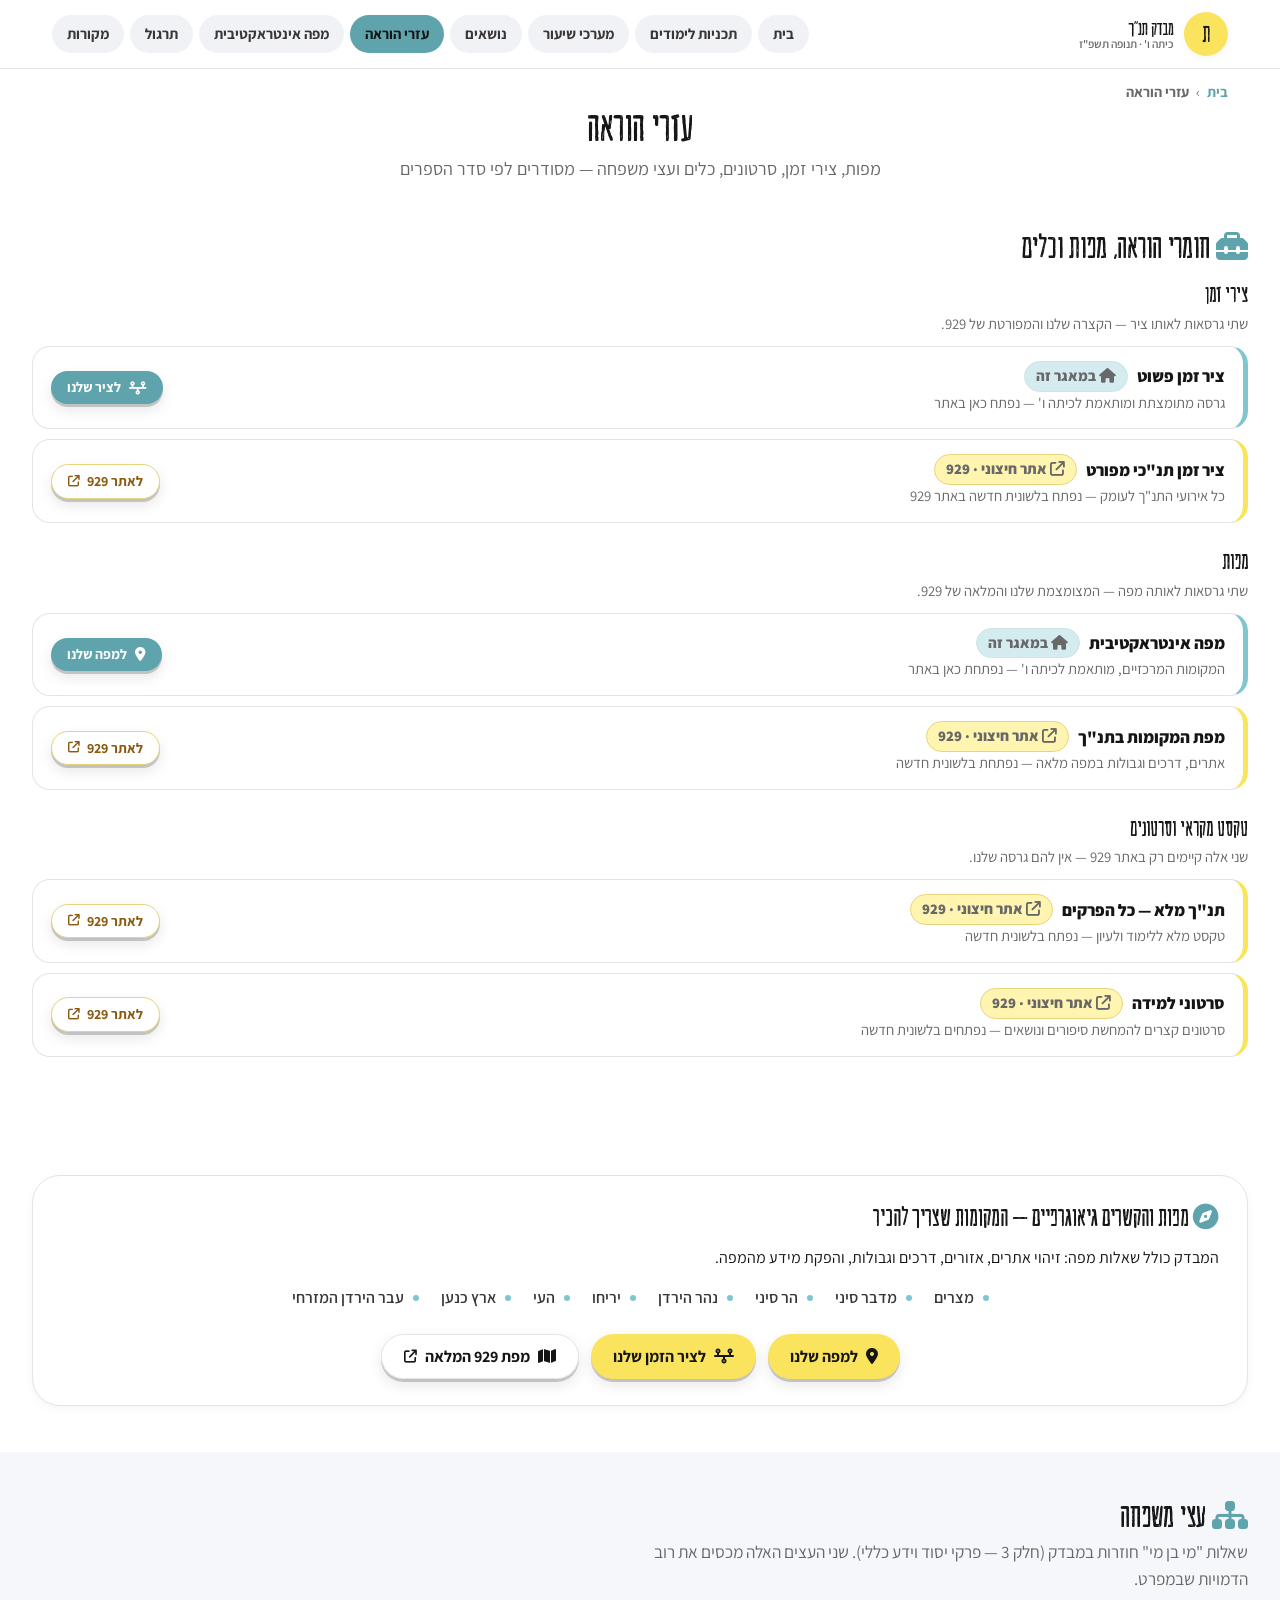
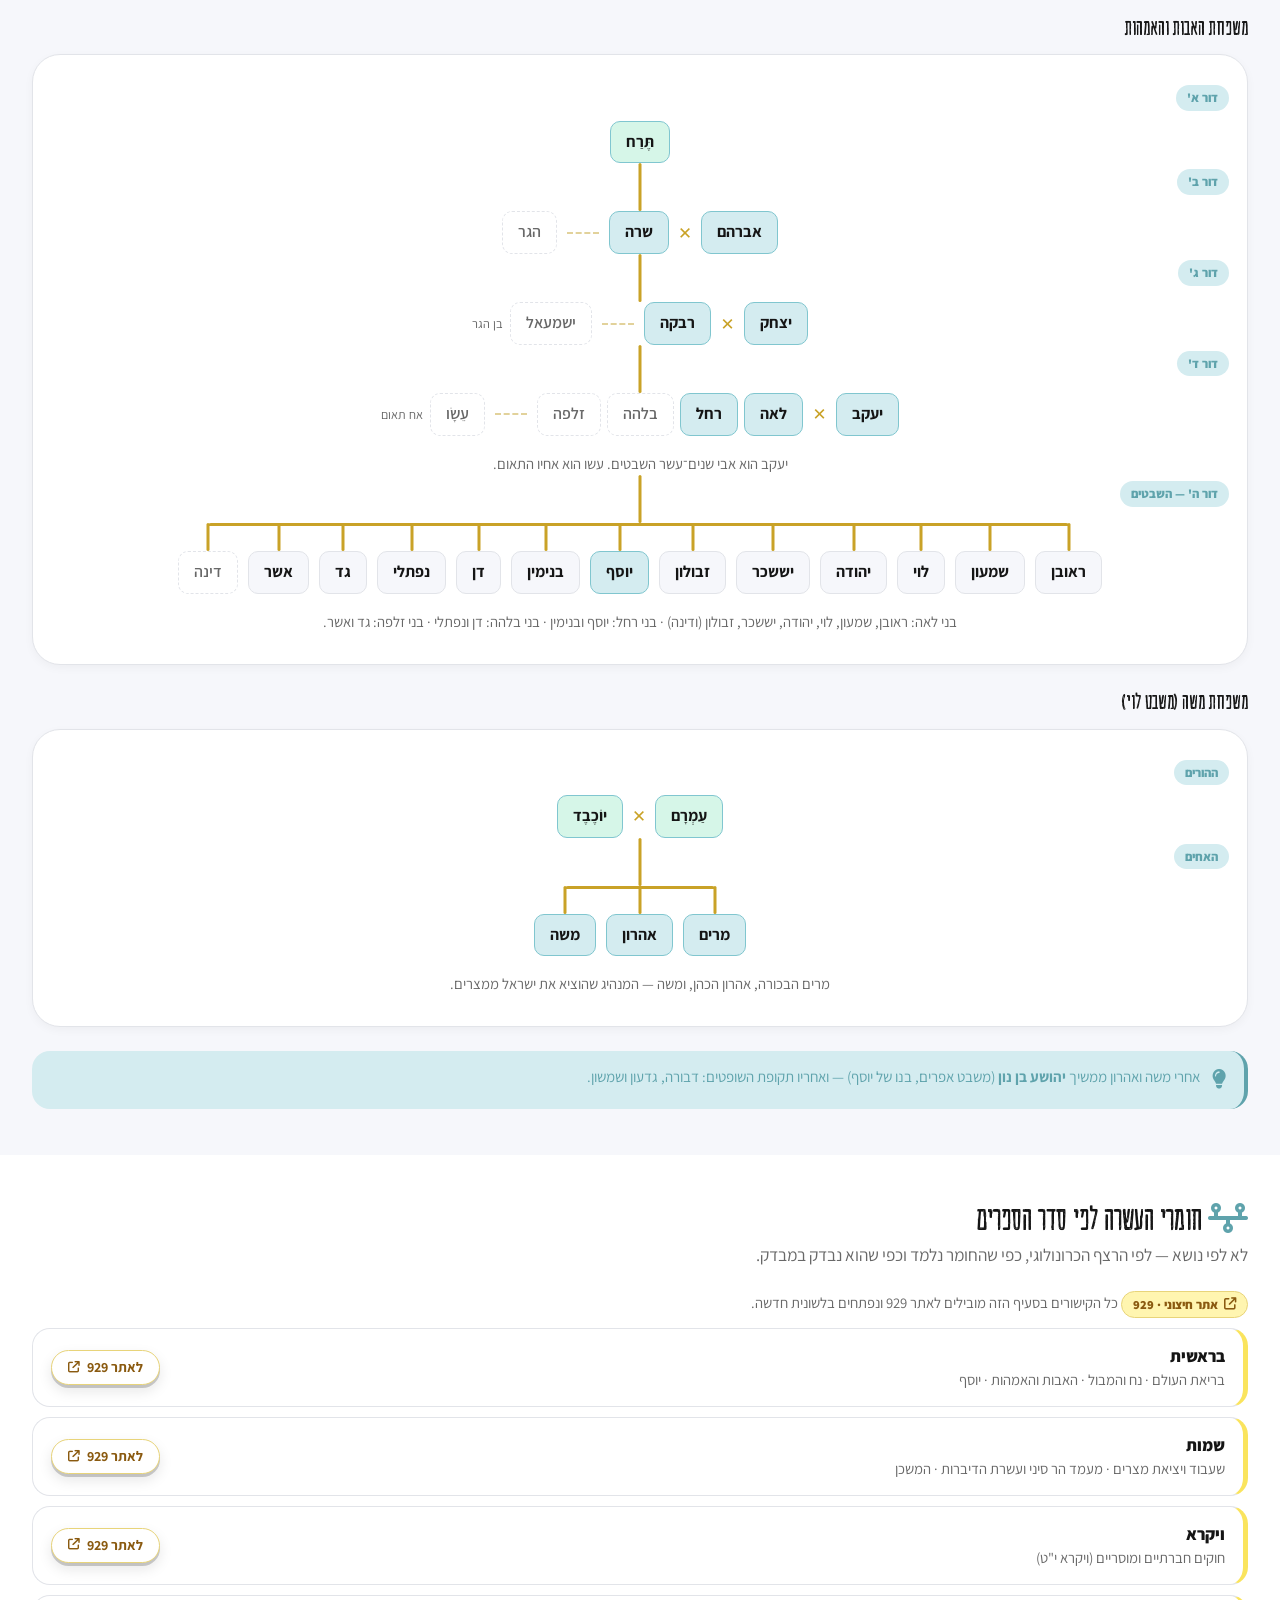
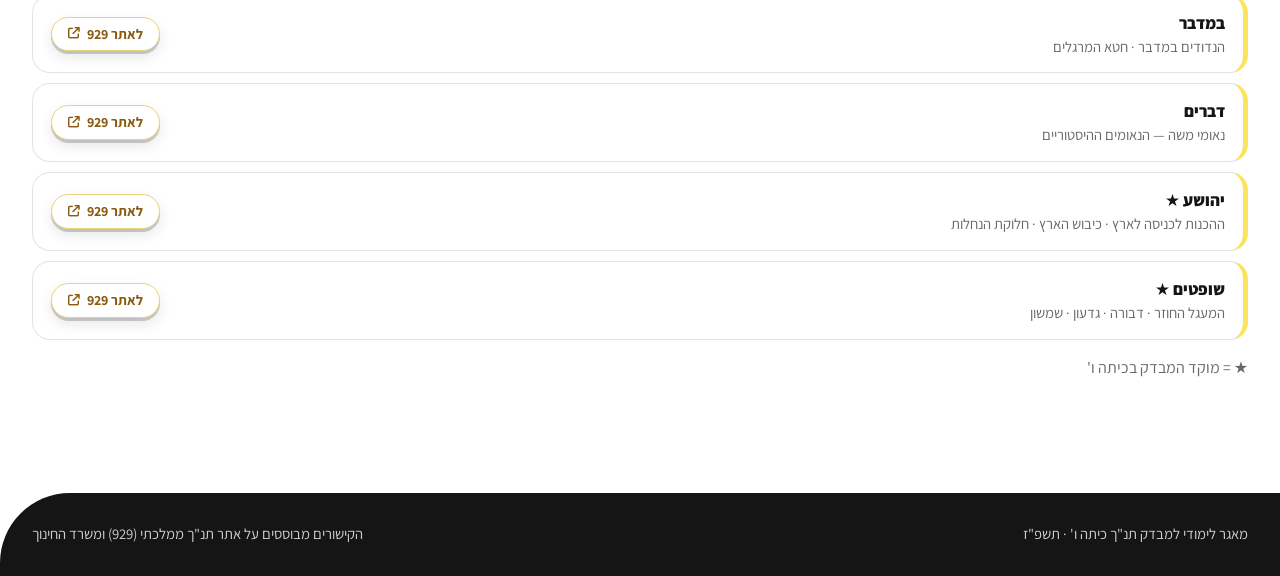
<file: ezrim.html>
<!DOCTYPE html>
<html lang="he" dir="rtl">
<head>
<meta charset="UTF-8">
<meta name="viewport" content="width=device-width, initial-scale=1">
<title>עזרי הוראה – מפות, צירי זמן, סרטונים ועצי משפחה</title>
<link href="https://fonts.googleapis.com/css2?family=Assistant:wght@400;500;600;700;800&display=swap" rel="stylesheet">
<link rel="stylesheet" href="https://cdnjs.cloudflare.com/ajax/libs/font-awesome/6.5.0/css/all.min.css">
<link rel="stylesheet" href="psycho-components.css">
<link rel="stylesheet" href="tanakh.css">
</head>
<body>
<header class="site-header">
  <div class="site-header__inner">
    <a class="brand" href="index.html">
      <span class="brand__logo">ת</span>
      <span class="brand__name">מבדק תנ"ך<small>כיתה ו' · תנופה תשפ"ז</small></span>
    </a>
    <nav class="nav">
      <a href="index.html">בית</a>
      <a href="tochniot.html">תכניות לימודים</a>
      <a href="morim.html">מערכי שיעור</a>
      <a href="nosim.html">נושאים</a>
      <a href="ezrim.html" class="active">עזרי הוראה</a>
      <a href="mapa-interaktivit.html">מפה אינטראקטיבית</a>
      <a href="tirgul.html">תרגול</a>
      <a href="mekorot.html">מקורות</a>
    </nav>
  </div>
</header>
<nav class="crumbs" aria-label="פירורי לחם">
  <a href="index.html">בית</a><span>&rsaquo;</span><span class="crumbs__cur">עזרי הוראה</span>
</nav>

<main>
  <div class="page-head page-head--center container">
    <h1 class="page-head__title">עזרי הוראה</h1>
    <p class="page-head__subtitle">מפות, צירי זמן, סרטונים, כלים ועצי משפחה — מסודרים לפי סדר הספרים</p>
  </div>

  <section class="section">
    <div class="section__inner">
      <h2 class="section__title"><i class="fa-solid fa-toolbox" style="color:var(--color-teal-dark)"></i> חומרי הוראה, מפות וכלים</h2>
      <div class="linkgroup">
        <div class="linkgroup__head"><h3>צירי זמן</h3></div>
        <p class="linkgroup__note">שתי גרסאות לאותו ציר — הקצרה שלנו והמפורטת של 929.</p>
        <ul class="links">
          <li class="is-internal"><div class="meta"><b>ציר זמן פשוט<span class="srcbadge srcbadge--in"><i class="fa-solid fa-house"></i> במאגר זה</span></b><span>גרסה מתומצתת ומותאמת לכיתה ו' — נפתח כאן באתר</span></div><a class="btn btn--sm" href="zman.html"><i class="fa-solid fa-timeline"></i> לציר שלנו</a></li>
          <li class="is-external"><div class="meta"><b>ציר זמן תנ"כי מפורט<span class="srcbadge srcbadge--out"><i class="fa-solid fa-arrow-up-right-from-square"></i> אתר חיצוני · 929</span></b><span>כל אירועי התנ"ך לעומק — נפתח בלשונית חדשה באתר 929</span></div><a class="btn btn--sm" target="_blank" rel="noopener" href="https://www.929.org.il/p/timeline">לאתר 929 <i class="fa-solid fa-arrow-up-right-from-square"></i></a></li>
        </ul>
      </div>

      <div class="linkgroup">
        <div class="linkgroup__head"><h3>מפות</h3></div>
        <p class="linkgroup__note">שתי גרסאות לאותה מפה — המצומצמת שלנו והמלאה של 929.</p>
        <ul class="links">
          <li class="is-internal"><div class="meta"><b>מפה אינטראקטיבית<span class="srcbadge srcbadge--in"><i class="fa-solid fa-house"></i> במאגר זה</span></b><span>המקומות המרכזיים, מותאמת לכיתה ו' — נפתחת כאן באתר</span></div><a class="btn btn--sm" href="mapa-interaktivit.html"><i class="fa-solid fa-location-dot"></i> למפה שלנו</a></li>
          <li class="is-external"><div class="meta"><b>מפת המקומות בתנ"ך<span class="srcbadge srcbadge--out"><i class="fa-solid fa-arrow-up-right-from-square"></i> אתר חיצוני · 929</span></b><span>אתרים, דרכים וגבולות במפה מלאה — נפתחת בלשונית חדשה</span></div><a class="btn btn--sm" target="_blank" rel="noopener" href="https://edu.929.org.il/%d7%97%d7%95%d7%9e%d7%a8%d7%99-%d7%9c%d7%9e%d7%99%d7%93%d7%94-%d7%95%d7%94%d7%a2%d7%a9%d7%a8%d7%94/%d7%9e%d7%a4%d7%94-%d7%9e%d7%9c%d7%90%d7%94/">לאתר 929 <i class="fa-solid fa-arrow-up-right-from-square"></i></a></li>
        </ul>
      </div>

      <div class="linkgroup">
        <div class="linkgroup__head"><h3>טקסט מקראי וסרטונים</h3></div>
        <p class="linkgroup__note">שני אלה קיימים רק באתר 929 — אין להם גרסה שלנו.</p>
        <ul class="links">
          <li class="is-external"><div class="meta"><b>תנ"ך מלא — כל הפרקים<span class="srcbadge srcbadge--out"><i class="fa-solid fa-arrow-up-right-from-square"></i> אתר חיצוני · 929</span></b><span>טקסט מלא ללימוד ולעיון — נפתח בלשונית חדשה</span></div><a class="btn btn--sm" target="_blank" rel="noopener" href="https://edu.929.org.il/%D7%AA%D7%A0%D7%9A-%D7%9E%D7%9C%D7%90/">לאתר 929 <i class="fa-solid fa-arrow-up-right-from-square"></i></a></li>
          <li class="is-external"><div class="meta"><b>סרטוני למידה<span class="srcbadge srcbadge--out"><i class="fa-solid fa-arrow-up-right-from-square"></i> אתר חיצוני · 929</span></b><span>סרטונים קצרים להמחשת סיפורים ונושאים — נפתחים בלשונית חדשה</span></div><a class="btn btn--sm" target="_blank" rel="noopener" href="https://edu.929.org.il/%d7%97%d7%95%d7%9e%d7%a8%d7%99-%d7%9c%d7%9e%d7%99%d7%93%d7%94-%d7%95%d7%94%d7%a2%d7%a9%d7%a8%d7%94/">לאתר 929 <i class="fa-solid fa-arrow-up-right-from-square"></i></a></li>
        </ul>
      </div>
    </div>
  </section>

  <!-- ===== מפות ===== -->
  <section class="section">
    <div class="section__inner">
      <div class="panel" id="geo">
        <h2><i class="fa-solid fa-compass" style="color:var(--color-teal-dark)"></i> מפות והקשרים גיאוגרפיים — המקומות שצריך להכיר</h2>
        <p>המבדק כולל שאלות מפה: זיהוי אתרים, אזורים, דרכים וגבולות, והפקת מידע מהמפה.</p>
        <div class="chips chips--static"><span class="pill pill--md">מצרים</span><span class="pill pill--md">מדבר סיני</span><span class="pill pill--md">הר סיני</span><span class="pill pill--md">נהר הירדן</span><span class="pill pill--md">יריחו</span><span class="pill pill--md">העי</span><span class="pill pill--md">ארץ כנען</span><span class="pill pill--md">עבר הירדן המזרחי</span></div>
        <div class="center mt-m" style="display:flex;gap:12px;justify-content:center;flex-wrap:wrap">
          <a class="btn" href="mapa-interaktivit.html"><i class="fa-solid fa-location-dot"></i> למפה שלנו</a>
          <a class="btn" href="zman.html"><i class="fa-solid fa-timeline"></i> לציר הזמן שלנו</a>
          <a class="btn btn--ghost" target="_blank" rel="noopener" href="https://edu.929.org.il/%d7%97%d7%95%d7%9e%d7%a8%d7%99-%d7%9c%d7%9e%d7%99%d7%93%d7%94-%d7%95%d7%94%d7%a2%d7%a9%d7%a8%d7%94/%d7%9e%d7%a4%d7%94-%d7%9e%d7%9c%d7%90%d7%94/"><i class="fa-solid fa-map"></i> מפת 929 המלאה <i class="fa-solid fa-arrow-up-right-from-square"></i></a>
        </div>
      </div>
    </div>
  </section>

  <!-- ===== עצי משפחה ===== -->
  <section class="section section--soft">
    <div class="section__inner">
      <h2 class="section__title"><i class="fa-solid fa-sitemap" style="color:var(--color-teal-dark)"></i> עצי משפחה</h2>
      <p class="section__lead">שאלות "מי בן מי" חוזרות במבדק (חלק 3 — פרקי יסוד וידע כללי). שני העצים האלה מכסים את רוב הדמויות שבמפרט.</p>

      <h3 class="section__title" style="font-size:1.35rem">משפחת האבות והאמהות</h3>
      <div class="ftree">
        <div class="ftree__inner">

          <div class="ftree__gen">
            <span class="ftree__lbl">דור א'</span>
            <div class="ftree__nodes"><span class="fnode fnode--root">תֶּרַח</span></div>
          </div>

          <div class="ftree__gen">
            <span class="ftree__lbl">דור ב'</span>
            <div class="ftree__nodes">
              <span class="fcouple"><span class="fnode fnode--key">אברהם</span><span class="fjoin">&#10005;</span><span class="fnode fnode--key">שרה</span></span>
              <span class="fside"><span class="fnode fnode--soft">הגר</span></span>
            </div>
          </div>

          <div class="ftree__gen">
            <span class="ftree__lbl">דור ג'</span>
            <div class="ftree__nodes">
              <span class="fcouple"><span class="fnode fnode--key">יצחק</span><span class="fjoin">&#10005;</span><span class="fnode fnode--key">רבקה</span></span>
              <span class="fside"><span class="fnode fnode--soft">ישמעאל</span><small class="fside__cap">בן הגר</small></span>
            </div>
          </div>

          <div class="ftree__gen">
            <span class="ftree__lbl">דור ד'</span>
            <div class="ftree__nodes">
              <span class="fcouple">
                <span class="fnode fnode--key">יעקב</span><span class="fjoin">&#10005;</span>
                <span class="fwives">
                  <span class="fnode fnode--key">לאה</span><span class="fnode fnode--key">רחל</span>
                  <span class="fnode fnode--soft">בלהה</span><span class="fnode fnode--soft">זלפה</span>
                </span>
              </span>
              <span class="fside"><span class="fnode fnode--soft">עֵשָׂו</span><small class="fside__cap">אח תאום</small></span>
            </div>
            <p class="ftree__note">יעקב הוא אבי שנים־עשר השבטים. עשו הוא אחיו התאום.</p>
          </div>

          <div class="ftree__gen ftree__gen--fan">
            <span class="ftree__lbl">דור ה' — השבטים</span>
            <div class="fan">
            <span class="fan__item"><span class="fnode">ראובן</span></span>
            <span class="fan__item"><span class="fnode">שמעון</span></span>
            <span class="fan__item"><span class="fnode">לוי</span></span>
            <span class="fan__item"><span class="fnode">יהודה</span></span>
            <span class="fan__item"><span class="fnode">יששכר</span></span>
            <span class="fan__item"><span class="fnode">זבולון</span></span>
            <span class="fan__item"><span class="fnode fnode--key">יוסף</span></span>
            <span class="fan__item"><span class="fnode">בנימין</span></span>
            <span class="fan__item"><span class="fnode">דן</span></span>
            <span class="fan__item"><span class="fnode">נפתלי</span></span>
            <span class="fan__item"><span class="fnode">גד</span></span>
            <span class="fan__item"><span class="fnode">אשר</span></span>
            <span class="fan__item"><span class="fnode fnode--soft">דינה</span></span>
            </div>
            <p class="ftree__note">בני לאה: ראובן, שמעון, לוי, יהודה, יששכר, זבולון (ודינה) &middot; בני רחל: יוסף ובנימין &middot; בני בלהה: דן ונפתלי &middot; בני זלפה: גד ואשר.</p>
          </div>

        </div>
      </div>
      <p class="ftree__hint">אפשר לגלול את העץ הצידה &#8592;</p>

      <h3 class="section__title mt-m" style="font-size:1.35rem">משפחת משה (משבט לוי)</h3>
      <div class="ftree">
        <div class="ftree__inner">
          <div class="ftree__gen">
            <span class="ftree__lbl">ההורים</span>
            <div class="ftree__nodes">
              <span class="fcouple"><span class="fnode fnode--root">עַמְרָם</span><span class="fjoin">&#10005;</span><span class="fnode fnode--root">יוֹכֶבֶד</span></span>
            </div>
          </div>
          <div class="ftree__gen ftree__gen--fan">
            <span class="ftree__lbl">האחים</span>
            <div class="fan">
              <span class="fan__item"><span class="fnode fnode--key">מרים</span></span>
              <span class="fan__item"><span class="fnode fnode--key">אהרון</span></span>
              <span class="fan__item"><span class="fnode fnode--key">משה</span></span>
            </div>
            <p class="ftree__note">מרים הבכורה, אהרון הכהן, ומשה — המנהיג שהוציא את ישראל ממצרים.</p>
          </div>
        </div>
      </div>

      <div class="alert alert--info mt-m"><span class="alert__icon"><i class="fa-solid fa-lightbulb"></i></span><div class="alert__body">אחרי משה ואהרון ממשיך <b>יהושע בן נון</b> (משבט אפרים, בנו של יוסף) — ואחריו תקופת השופטים: דבורה, גדעון ושמשון.</div></div>
    </div>
  </section>

  <!-- ===== קישורים לפי סדר הספרים ===== -->
  <section class="section">
    <div class="section__inner">
      <h2 class="section__title"><i class="fa-solid fa-timeline" style="color:var(--color-teal-dark)"></i> חומרי העשרה לפי סדר הספרים</h2>
      <p class="section__lead">לא לפי נושא — לפי הרצף הכרונולוגי, כפי שהחומר נלמד וכפי שהוא נבדק במבדק.</p>
      <p class="linkgroup__note"><span class="srcbadge srcbadge--out"><i class="fa-solid fa-arrow-up-right-from-square"></i> אתר חיצוני · 929</span> כל הקישורים בסעיף הזה מובילים לאתר 929 ונפתחים בלשונית חדשה.</p>
      <ul class="links">
        <li class="is-external"><div class="meta"><b>בראשית</b><span>בריאת העולם · נח והמבול · האבות והאמהות · יוסף</span></div><a class="btn btn--sm" target="_blank" rel="noopener" href="https://edu.929.org.il/age_group/%d7%91/">לאתר 929 <i class="fa-solid fa-arrow-up-right-from-square"></i></a></li>
        <li class="is-external"><div class="meta"><b>שמות</b><span>שעבוד ויציאת מצרים · מעמד הר סיני ועשרת הדיברות · המשכן</span></div><a class="btn btn--sm" target="_blank" rel="noopener" href="https://edu.929.org.il/age_group/%d7%93/">לאתר 929 <i class="fa-solid fa-arrow-up-right-from-square"></i></a></li>
        <li class="is-external"><div class="meta"><b>ויקרא</b><span>חוקים חברתיים ומוסריים (ויקרא י"ט)</span></div><a class="btn btn--sm" target="_blank" rel="noopener" href="https://edu.929.org.il/age_group/%d7%94/">לאתר 929 <i class="fa-solid fa-arrow-up-right-from-square"></i></a></li>
        <li class="is-external"><div class="meta"><b>במדבר</b><span>הנדודים במדבר · חטא המרגלים</span></div><a class="btn btn--sm" target="_blank" rel="noopener" href="https://edu.929.org.il/age_group/%d7%94/">לאתר 929 <i class="fa-solid fa-arrow-up-right-from-square"></i></a></li>
        <li class="is-external"><div class="meta"><b>דברים</b><span>נאומי משה — הנאומים ההיסטוריים</span></div><a class="btn btn--sm" target="_blank" rel="noopener" href="https://edu.929.org.il/age_group/%d7%94/">לאתר 929 <i class="fa-solid fa-arrow-up-right-from-square"></i></a></li>
        <li class="is-external"><div class="meta"><b>יהושע ★</b><span>ההכנות לכניסה לארץ · כיבוש הארץ · חלוקת הנחלות</span></div><a class="btn btn--sm" target="_blank" rel="noopener" href="https://edu.929.org.il/age_group/%d7%95/">לאתר 929 <i class="fa-solid fa-arrow-up-right-from-square"></i></a></li>
        <li class="is-external"><div class="meta"><b>שופטים ★</b><span>המעגל החוזר · דבורה · גדעון · שמשון</span></div><a class="btn btn--sm" target="_blank" rel="noopener" href="https://edu.929.org.il/age_group/%d7%95/">לאתר 929 <i class="fa-solid fa-arrow-up-right-from-square"></i></a></li>
      </ul>
      <p class="muted">★ = מוקד המבדק בכיתה ו'</p>
    </div>
  </section>
</main>

<footer class="foot">
  <div class="foot__inner">
    <div>מאגר לימודי למבדק תנ"ך כיתה ו' · תשפ"ז</div>
    <div>הקישורים מבוססים על אתר תנ"ך ממלכתי (929) ומשרד החינוך</div>
  </div>
</footer>
<script src="site.js" defer></script>
</body>
</html>
</file>
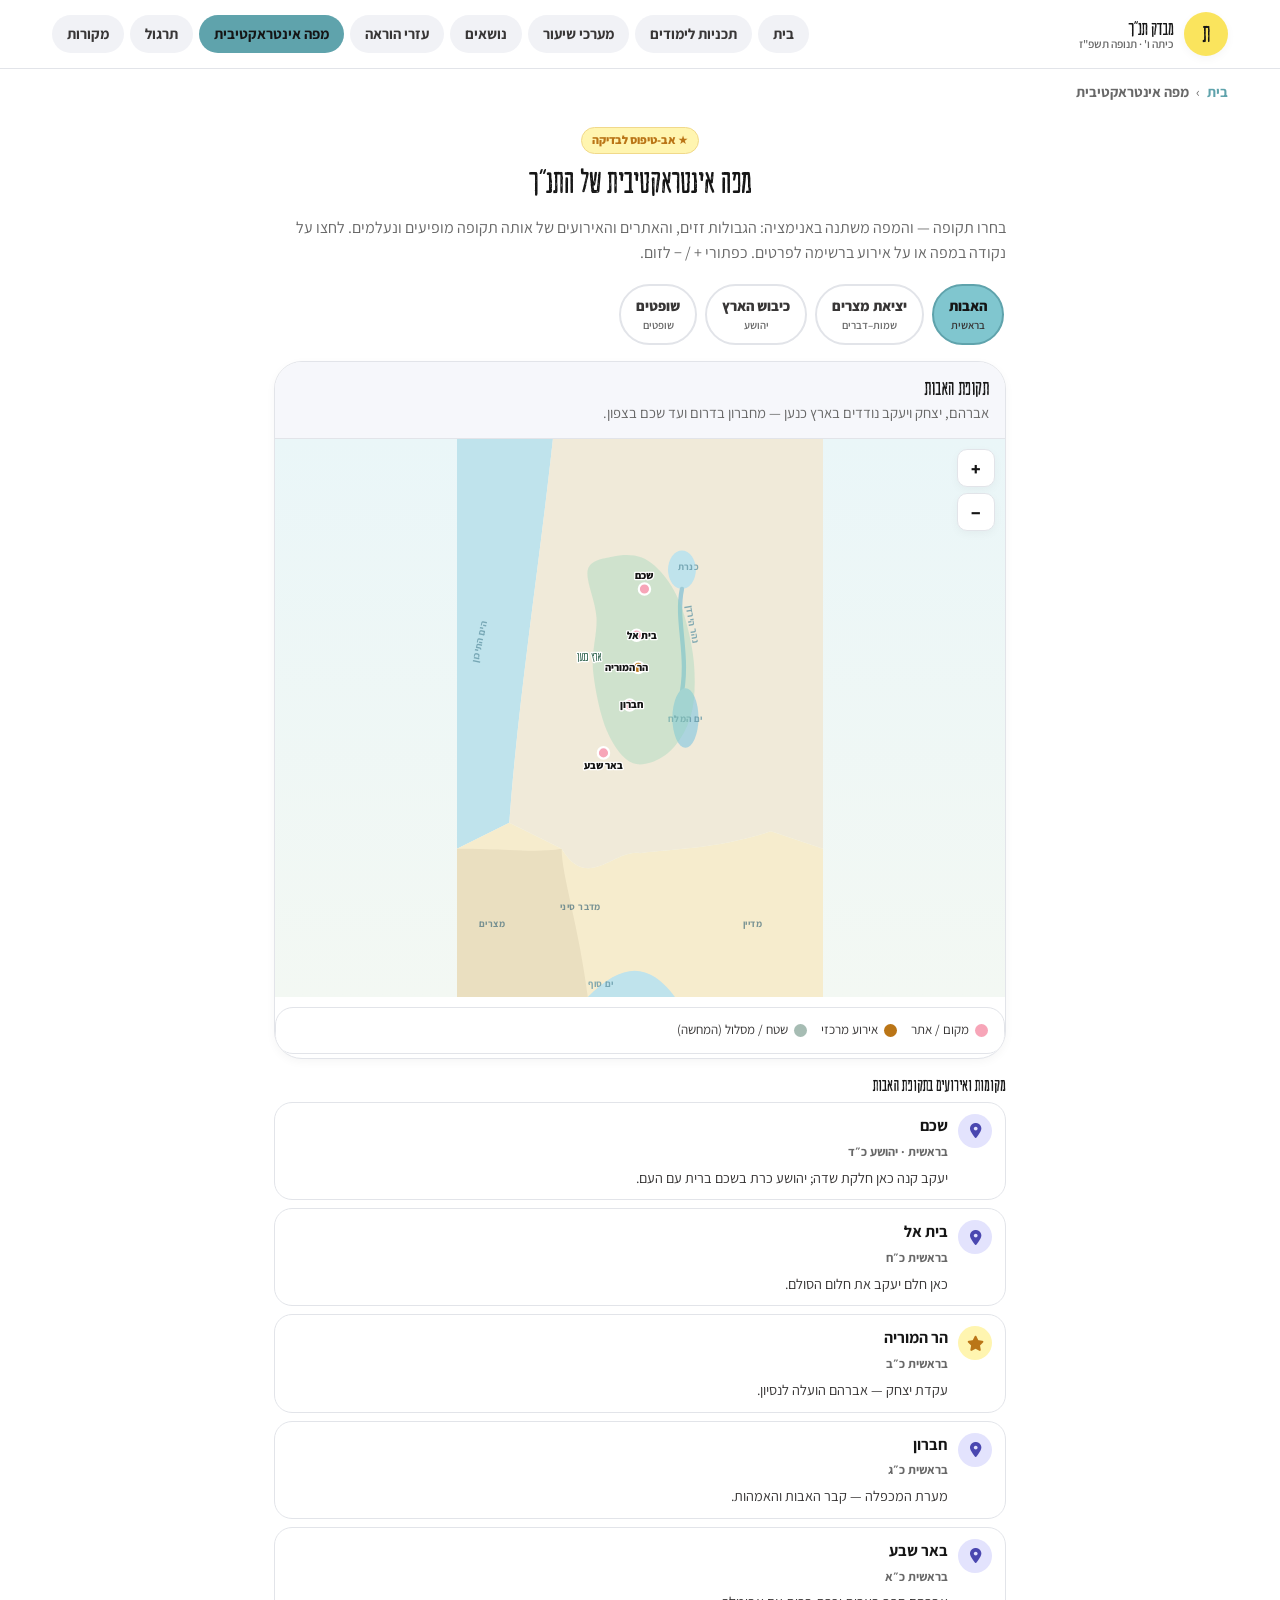
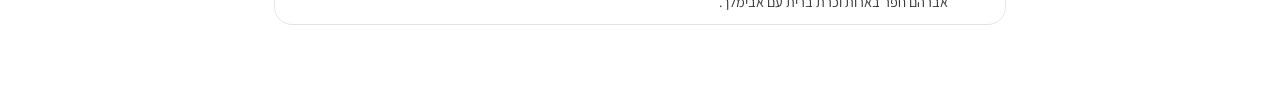
<file: mapa-interaktivit.html>
<!DOCTYPE html>
<html lang="he" dir="rtl">
<head>
<meta charset="UTF-8">
<meta name="viewport" content="width=device-width, initial-scale=1, maximum-scale=1, user-scalable=no">
<title>מפה אינטראקטיבית – מקומות וגיאוגרפיה בתנ"ך (אב-טיפוס)</title>
<link href="https://fonts.googleapis.com/css2?family=Assistant:wght@400;500;600;700;800&display=swap" rel="stylesheet">
<link rel="stylesheet" href="https://cdnjs.cloudflare.com/ajax/libs/font-awesome/6.5.0/css/all.min.css">
<link rel="stylesheet" href="psycho-components.css">
<link rel="stylesheet" href="tanakh.css">
<style>
  .map-wrap{max-width:760px;margin:0 auto;padding:0 14px 60px;}
  .map-intro{color:var(--color-muted);font-size:1rem;margin:0 0 14px;line-height:1.6;}
  .proto-badge{display:inline-block;background:var(--color-yellow-light);color:var(--color-warning);
    border:1px solid #f1d98a;font-weight:800;font-size:.74rem;padding:3px 10px;border-radius:var(--radius-pill);margin-bottom:10px;}
  .periods{display:flex;gap:8px;overflow-x:auto;padding:4px 2px 10px;-webkit-overflow-scrolling:touch;scrollbar-width:none;}
  .periods::-webkit-scrollbar{display:none;}
  .period-btn{flex:0 0 auto;border:2px solid var(--color-line);background:var(--color-bg);
    color:var(--color-ink-soft);font-family:inherit;font-weight:800;font-size:.9rem;
    padding:9px 15px;border-radius:var(--radius-pill);cursor:pointer;transition:all .15s;white-space:nowrap;}
  .period-btn .yr{display:block;font-size:.68rem;font-weight:600;color:var(--color-muted);}
  .period-btn:hover{border-color:var(--color-teal);}
  .period-btn.active{background:var(--color-teal);border-color:var(--color-teal-dark);color:var(--color-ink);}
  .period-btn.active .yr{color:var(--color-ink-soft);}
  .map-card{background:var(--color-bg);border:1px solid var(--color-line);border-radius:var(--radius-lg);
    box-shadow:var(--shadow-sm);overflow:hidden;margin-top:6px;}
  .map-head{padding:14px 16px;border-bottom:1px solid var(--color-line);background:var(--color-bg-soft);}
  .map-head h2{font-family:var(--font-display);font-size:1.25rem;margin:0;color:var(--color-ink);}
  .map-head p{margin:4px 0 0;color:var(--color-muted);font-size:.92rem;line-height:1.5;}
  .svg-holder{position:relative;width:100%;background:linear-gradient(180deg,#eaf6f8,#f3f8f3);
    display:flex;justify-content:center;align-items:flex-start;}
  svg.bible-map{display:block;height:clamp(300px,62vh,560px);width:auto;max-width:100%;
    touch-action:manipulation;transition:height .2s;}
  .zoom-ctrl{position:absolute;top:10px;inset-inline-start:10px;display:flex;flex-direction:column;gap:6px;z-index:6;}
  .zoom-ctrl button{width:38px;height:38px;border-radius:10px;border:1px solid var(--color-line);
    background:#fff;color:var(--color-ink);font-size:1.1rem;font-weight:800;cursor:pointer;
    box-shadow:var(--shadow-sm);display:grid;place-items:center;}
  .zoom-ctrl button:active{transform:scale(.94);}
  .site{cursor:pointer;transition:opacity .5s ease, transform .5s cubic-bezier(.34,1.4,.5,1);
    transform-box:fill-box;transform-origin:center;}
  .site.enter,.site.exit{opacity:0;transform:scale(.25);}
  .site .dot{fill:var(--color-pink);stroke:#fff;stroke-width:2.5;transition:r .15s, fill .15s;}
  .site .lbl{font-family:var(--font-sans);font-weight:800;font-size:12px;fill:var(--color-ink);
    paint-order:stroke;stroke:#ffffff;stroke-width:3px;stroke-linejoin:round;}
  .site:hover .dot{r:9;fill:var(--color-teal-dark);}
  .site.is-event .dot{fill:var(--color-warning);}
  .site.selected .dot{fill:var(--color-teal-dark);r:9.5;}
  .geo-label{font-family:var(--font-sans);font-weight:700;font-size:11px;fill:#5a7d86;opacity:.8;letter-spacing:.5px;}
  .water-label{fill:#6699a8;}
  .terr-label{font-family:var(--font-display);font-weight:800;font-size:14px;fill:#3b6b58;
    paint-order:stroke;stroke:#fff;stroke-width:3px;stroke-linejoin:round;}
  .route{fill:none;stroke:var(--color-error);stroke-width:3;stroke-dasharray:7 6;stroke-linecap:round;}
  .legend{display:flex;flex-wrap:wrap;gap:14px;padding:12px 16px;border-top:1px solid var(--color-line);font-size:.82rem;color:var(--color-ink-soft);}
  .legend span{display:inline-flex;align-items:center;gap:6px;}
  .legend i{width:13px;height:13px;border-radius:50%;display:inline-block;}
  .events{margin-top:16px;}
  .events h3{font-family:var(--font-display);font-size:1.1rem;margin:0 0 8px;color:var(--color-ink);}
  .ev{background:var(--color-bg);border:1px solid var(--color-line);border-radius:var(--radius-md);
    padding:11px 13px;margin-bottom:8px;display:flex;gap:10px;align-items:flex-start;cursor:pointer;
    transition:border-color .15s;animation:evIn .45s ease both;}
  @keyframes evIn{from{opacity:0;transform:translateY(8px);}to{opacity:1;transform:none;}}
  .ev:hover{border-color:var(--color-teal);}
  .ev.selected{border-color:var(--color-teal-dark);background:var(--color-teal-bg);}
  .ev .ico{flex:none;width:34px;height:34px;border-radius:50%;display:grid;place-items:center;
    background:var(--color-purple-soft);color:#4a47b0;font-size:.95rem;}
  .ev.is-event .ico{background:var(--color-yellow-light);color:var(--color-warning);}
  .ev b{display:block;font-size:1rem;color:var(--color-ink);}
  .ev .src{font-size:.78rem;color:var(--color-muted);font-weight:700;}
  .ev p{margin:3px 0 0;font-size:.9rem;color:var(--color-ink-soft);line-height:1.5;}
  .tip{position:absolute;background:#fff;border:1px solid var(--color-line);border-radius:var(--radius-md);
    box-shadow:var(--shadow-md);padding:10px 12px;max-width:230px;font-size:.86rem;color:var(--color-ink-soft);
    line-height:1.5;z-index:7;display:none;pointer-events:none;}
  .tip b{color:var(--color-ink);display:block;margin-bottom:2px;font-size:.95rem;}
  .tip .src{color:var(--color-muted);font-weight:700;font-size:.76rem;}
  @media (max-width:480px){ .site .lbl{font-size:13px;} .map-head h2{font-size:1.12rem;} }
</style>
</head>
<body>
<header class="site-header">
  <div class="site-header__inner">
    <a class="brand" href="index.html">
      <span class="brand__logo">ת</span>
      <span class="brand__name">מבדק תנ"ך<small>כיתה ו' · תנופה תשפ"ז</small></span>
    </a>
    <nav class="nav">
      <a href="index.html">בית</a>
      <a href="tochniot.html">תכניות לימודים</a>
      <a href="morim.html">מערכי שיעור</a>
      <a href="nosim.html">נושאים</a>
      <a href="ezrim.html">עזרי הוראה</a>
      <a href="mapa-interaktivit.html" class="active">מפה אינטראקטיבית</a>
      <a href="tirgul.html">תרגול</a>
      <a href="mekorot.html">מקורות</a>
    </nav>
  </div>
</header>
<nav class="crumbs" aria-label="פירורי לחם">
  <a href="index.html">בית</a><span>›</span><span class="crumbs__cur">מפה אינטראקטיבית</span>
</nav>


<main>
  <div class="map-wrap">
    <div class="page-head page-head--center" style="padding:24px 0 8px">
      <span class="proto-badge">★ אב-טיפוס לבדיקה</span>
      <h1 class="page-head__title" style="font-size:2rem">מפה אינטראקטיבית של התנ"ך</h1>
    </div>
    <p class="map-intro">בחרו תקופה — והמפה משתנה באנימציה: הגבולות זזים, והאתרים והאירועים של אותה תקופה מופיעים ונעלמים. לחצו על נקודה במפה או על אירוע ברשימה לפרטים. כפתורי + / − לזום.</p>

    <div class="periods" id="periods"></div>

    <div class="map-card">
      <div class="map-head">
        <h2 id="pTitle"></h2>
        <p id="pDesc"></p>
      </div>
      <div class="svg-holder" id="holder">
        <div class="zoom-ctrl">
          <button id="zin" aria-label="זום פנימה">+</button>
          <button id="zout" aria-label="זום החוצה">&#8722;</button>
        </div>
        <svg class="bible-map" id="map" viewBox="0 0 420 640" xmlns="http://www.w3.org/2000/svg" aria-label="מפת מקומות בתנ״ך">
          <path d="M0,0 L110,0 C95,140 70,300 60,440 L0,470 Z" fill="#bfe3ec"/>
          <text class="geo-label water-label" x="34" y="210" transform="rotate(-78 34 210)">הים התיכון</text>
          <path d="M110,0 C95,140 70,300 60,440 L120,470 C150,520 180,470 210,475 C250,470 300,470 360,450 L420,470 L420,0 Z" fill="#f0ead9"/>
          <path d="M60,440 L120,470 C150,520 180,470 210,475 C250,470 300,470 360,450 L420,470 L420,640 L0,640 L0,470 Z" fill="#f6eccd"/>
          <path d="M0,470 L0,640 L150,640 C140,560 120,500 120,470 C90,475 60,470 0,470 Z" fill="#eadfc0"/>
          <text class="geo-label" x="55" y="560">מצרים</text>
          <text class="geo-label" x="165" y="540">מדבר סיני</text>
          <text class="geo-label" x="350" y="560">מדיין</text>
          <path d="M150,640 C190,600 220,600 250,640 Z" fill="#bfe3ec"/>
          <text class="geo-label water-label" x="180" y="628">ים סוף</text>
          <ellipse cx="258" cy="150" rx="16" ry="22" fill="#bfe3ec"/>
          <text class="geo-label water-label" x="278" y="150">כנרת</text>
          <path d="M258,172 C250,210 268,250 256,300" fill="none" stroke="#9fcbd6" stroke-width="5" stroke-linecap="round"/>
          <text class="geo-label water-label" x="270" y="235" transform="rotate(80 270 235)">נהר הירדן</text>
          <ellipse cx="262" cy="320" rx="15" ry="34" fill="#acd4de"/>
          <text class="geo-label water-label" x="282" y="325">ים המלח</text>

          <g id="overlay">
            <path id="terrPath" fill="#8fd3b6"></path>
            <path id="secPath" fill="#c7b6ec" d="M285,150 C300,200 300,280 320,330 L420,330 L420,150 Z"></path>
            <text id="secLabel" class="terr-label" x="320" y="205" style="fill:#5a4aa0">עבר הירדן<tspan x="320" dy="16">(2.5 שבטים)</tspan></text>
            <path id="routePath" class="route" d="M70,535 C140,560 180,560 205,558 C215,520 205,420 256,300 C285,300 300,300 305,300"></path>
            <circle id="routeA" cx="70" cy="535" r="5" fill="#d64545"></circle>
            <circle id="routeB" cx="305" cy="300" r="5" fill="#d64545"></circle>
            <text id="terrLabel" class="terr-label"></text>
          </g>

          <g id="sites"></g>
        </svg>
        <div class="tip" id="tip"></div>
      </div>
      <div class="legend">
        <span><i style="background:var(--color-pink)"></i> מקום / אתר</span>
        <span><i style="background:var(--color-warning)"></i> אירוע מרכזי</span>
        <span><i style="background:#3b6b58;opacity:.45"></i> שטח / מסלול (המחשה)</span>
      </div>
    </div>

    <div class="events">
      <h3 id="evTitle"></h3>
      <div id="evList"></div>
    </div>
  </div>
</main>

<script>
const PERIODS = [
  { id:"avot", label:"האבות", yr:"בראשית", title:"תקופת האבות",
    desc:"אברהם, יצחק ויעקב נודדים בארץ כנען — מחברון בדרום ועד שכם בצפון.",
    showTerr:true, fill:"#8fd3b6", terrLabel:"ארץ כנען", lx:165, ly:255, sec:false, route:false,
    pts:[[150,150],[160,205],[156,265],[172,335],[202,372],[242,360],[268,318],[272,260],[260,200],[240,160],[212,136],[178,135]] },
  { id:"mitzrayim", label:"יציאת מצרים", yr:"שמות–דברים", title:"יציאת מצרים והמסע במדבר",
    desc:"מעבדות במצרים, דרך קריעת ים סוף ומעמד הר סיני, אל ערבות מואב והר נבו.",
    showTerr:false, fill:"#8fd3b6", terrLabel:"", lx:0, ly:0, sec:false, route:true,
    pts:[[150,150],[160,205],[156,265],[172,335],[202,372],[242,360],[268,318],[272,260],[260,200],[240,160],[212,136],[178,135]] },
  { id:"kibush", label:"כיבוש הארץ", yr:"יהושע", title:"כיבוש הארץ וחלוקתה",
    desc:"חציית הירדן וכיבוש כנען ממערב; שניים וחצי השבטים מתיישבים בעבר הירדן המזרחי.",
    showTerr:true, fill:"#8fd3b6", terrLabel:"כנען (נכבשת)", lx:158, ly:235, sec:true, route:false,
    pts:[[150,150],[160,205],[156,268],[174,338],[205,374],[246,360],[276,315],[278,258],[263,198],[243,158],[214,134],[178,136]] },
  { id:"shoftim", label:"שופטים", yr:"שופטים", title:"תקופת השופטים",
    desc:"מנהיגים מקומיים קמים להציל את השבטים — דבורה בצפון, גדעון בעמק, שמשון מול פלשתים.",
    showTerr:true, fill:"#f4cf7a", terrLabel:"נחלות השבטים", lx:158, ly:255, sec:false, route:false,
    pts:[[148,108],[158,175],[155,255],[173,340],[206,378],[250,362],[278,315],[280,250],[266,185],[246,138],[216,110],[178,100]] }
];

const SITES = [
  { id:"shechem", name:"שכם", x:215, y:172, type:"place", pos:"top", periods:["avot","kibush"],
    src:"בראשית · יהושע כ״ד", note:"יעקב קנה כאן חלקת שדה; יהושע כרת בשכם ברית עם העם." },
  { id:"bethel", name:"בית אל", x:206, y:225, type:"place", pos:"left", periods:["avot"],
    src:"בראשית כ״ח", note:"כאן חלם יעקב את חלום הסולם." },
  { id:"moriah", name:"הר המוריה", x:208, y:262, type:"event", pos:"right", periods:["avot"],
    src:"בראשית כ״ב", note:"עקדת יצחק — אברהם הועלה לנסיון." },
  { id:"hebron", name:"חברון", x:198, y:305, type:"place", pos:"left", periods:["avot","kibush"],
    src:"בראשית כ״ג", note:"מערת המכפלה — קבר האבות והאמהות." },
  { id:"beersheva", name:"באר שבע", x:168, y:360, type:"place", pos:"bottom", periods:["avot"],
    src:"בראשית כ״א", note:"אברהם חפר בארות וכרת ברית עם אבימלך." },
  { id:"egypt", name:"מצרים", x:62, y:540, type:"place", pos:"top", periods:["mitzrayim"],
    src:"שמות א'", note:"בני ישראל היו עבדים, ומשם יצאו בהנהגת משה." },
  { id:"yamsuf", name:"ים סוף", x:205, y:610, type:"event", pos:"right", periods:["mitzrayim"],
    src:"שמות י״ד", note:"קריעת ים סוף — הים נבקע ופרעה וחילו טבעו." },
  { id:"midyan", name:"מדיין", x:355, y:560, type:"place", pos:"top", periods:["mitzrayim"],
    src:"שמות ב'", note:"משה ברח לכאן והכיר את יתרו וציפורה." },
  { id:"sinai", name:"הר סיני", x:205, y:560, type:"event", pos:"top", periods:["mitzrayim"],
    src:"שמות י״ט", note:"מעמד הר סיני — מתן תורה במדבר." },
  { id:"nevo", name:"הר נבו", x:305, y:300, type:"event", pos:"top", periods:["mitzrayim"],
    src:"דברים ל״ד", note:"משה ראה את הארץ ומת בעבר הירדן המזרחי, בארץ מואב." },
  { id:"crossing", name:"מעבר הירדן", x:275, y:268, type:"event", pos:"right", periods:["kibush"],
    src:"יהושע ג'", note:"בני ישראל חצו את הירדן שמימיו נעצרו." },
  { id:"yericho", name:"יריחו", x:252, y:290, type:"event", pos:"bottom", periods:["kibush"],
    src:"יהושע ו'", note:"כיבוש יריחו — העיר הראשונה, חומותיה נפלו." },
  { id:"haai", name:"העי", x:232, y:230, type:"event", pos:"top", periods:["kibush"],
    src:"יהושע ז'–ח'", note:"נכשל הכיבוש הראשון בגלל חטא עכן." },
  { id:"givon", name:"גבעון", x:188, y:252, type:"place", pos:"left", periods:["kibush"],
    src:"יהושע ט'", note:"תושביה ערמו על יהושע וכרתו עמו ברית." },
  { id:"tavor", name:"הר תבור", x:248, y:130, type:"event", pos:"right", periods:["shoftim"],
    src:"שופטים ד'", note:"דבורה וברק יצאו מכאן לקרב נגד סיסרא." },
  { id:"harod", name:"עין חרוד", x:196, y:122, type:"event", pos:"left", periods:["shoftim"],
    src:"שופטים ז'", note:"גדעון בחר כאן 300 איש לקרב נגד מדיין." },
  { id:"pleshet", name:"ארץ פלשתים", x:120, y:300, type:"place", pos:"left", periods:["shoftim"],
    src:"שופטים י״ג–ט״ז", note:"זירת מעשי שמשון מול הפלשתים בדרום-מערב." }
];

const $=s=>document.querySelector(s);
const svgNS="http://www.w3.org/2000/svg";
let current=null, selected=null, animId=null, stateFrom=null;

const periodsEl=$("#periods");
PERIODS.forEach(p=>{
  const b=document.createElement("button");
  b.className="period-btn"; b.dataset.id=p.id;
  b.innerHTML=p.label+'<span class="yr">'+p.yr+'</span>';
  b.onclick=()=>select(p.id);
  periodsEl.appendChild(b);
});

function smoothPath(p){
  const n=p.length; let d="M"+p[0][0].toFixed(1)+","+p[0][1].toFixed(1);
  for(let i=0;i<n;i++){
    const a=p[(i-1+n)%n],b=p[i],c=p[(i+1)%n],e=p[(i+2)%n];
    const c1x=b[0]+(c[0]-a[0])/6, c1y=b[1]+(c[1]-a[1])/6;
    const c2x=c[0]-(e[0]-b[0])/6, c2y=c[1]-(e[1]-b[1])/6;
    d+=" C"+c1x.toFixed(1)+","+c1y.toFixed(1)+" "+c2x.toFixed(1)+","+c2y.toFixed(1)+" "+c[0].toFixed(1)+","+c[1].toFixed(1);
  }
  return d+"Z";
}
function lerp(a,b,t){return a+(b-a)*t;}
function lerpPts(A,B,t){return A.map((p,i)=>[lerp(p[0],B[i][0],t),lerp(p[1],B[i][1],t)]);}
function hex2rgb(h){return [parseInt(h.slice(1,3),16),parseInt(h.slice(3,5),16),parseInt(h.slice(5,7),16)];}
function lerpColor(a,b,t){const A=hex2rgb(a),B=hex2rgb(b);
  return "rgb("+Math.round(lerp(A[0],B[0],t))+","+Math.round(lerp(A[1],B[1],t))+","+Math.round(lerp(A[2],B[2],t))+")";}
function easeInOut(t){return t<.5?4*t*t*t:1-Math.pow(-2*t+2,3)/2;}

function periodState(p){
  return { pts:p.pts, fill:p.fill, terrOp:p.showTerr?0.34:0, secOp:p.sec?0.34:0,
           routeOp:p.route?0.85:0, labelOp:(p.showTerr&&p.terrLabel)?1:0,
           terrLabel:p.terrLabel, lx:p.lx, ly:p.ly };
}
function applyState(s){
  $("#terrPath").setAttribute("d",smoothPath(s.pts));
  $("#terrPath").setAttribute("fill",s.fill);
  $("#terrPath").style.opacity=s.terrOp;
  $("#secPath").style.opacity=s.secOp;
  $("#secLabel").style.opacity=s.secOp?1:0;
  $("#routePath").style.opacity=s.routeOp;
  $("#routeA").style.opacity=s.routeOp; $("#routeB").style.opacity=s.routeOp;
  const tl=$("#terrLabel");
  tl.style.opacity=s.labelOp; tl.setAttribute("x",s.lx); tl.setAttribute("y",s.ly);
  if(s.terrLabel) tl.textContent=s.terrLabel;
}
function animateOverlay(to){
  if(animId) cancelAnimationFrame(animId);
  const from=stateFrom||to;
  const dur=1050, t0=performance.now();
  (function frame(now){
    let t=Math.min(1,(now-t0)/dur); const e=easeInOut(t);
    applyState({
      pts:lerpPts(from.pts,to.pts,e),
      fill:lerpColor(from.fill,to.fill,e),
      terrOp:lerp(from.terrOp,to.terrOp,e),
      secOp:lerp(from.secOp,to.secOp,e),
      routeOp:lerp(from.routeOp,to.routeOp,e),
      labelOp:e<.5?from.labelOp*(1-e*2):to.labelOp*((e-.5)*2),
      terrLabel:(e<.5?from.terrLabel:to.terrLabel)||to.terrLabel,
      lx:lerp(from.lx||to.lx,to.lx,e), ly:lerp(from.ly||to.ly,to.ly,e)
    });
    if(t<1){ animId=requestAnimationFrame(frame); }
    else { stateFrom=to; applyState(to); }
  })(t0);
}

function makeSite(s){
  const grp=document.createElementNS(svgNS,"g");
  grp.setAttribute("class","site"+(s.type==="event"?" is-event":"")+(selected===s.id?" selected":"")+" enter");
  grp.dataset.id=s.id;
  const dot=document.createElementNS(svgNS,"circle");
  dot.setAttribute("class","dot"); dot.setAttribute("cx",s.x); dot.setAttribute("cy",s.y); dot.setAttribute("r","6.5");
  const t=document.createElementNS(svgNS,"text");
  t.setAttribute("class","lbl");
  let lx=s.x, ly=s.y-11, anchor="middle";
  if(s.pos==="bottom"){ ly=s.y+19; }
  else if(s.pos==="left"){ lx=s.x-11; ly=s.y+4; anchor="end"; }
  else if(s.pos==="right"){ lx=s.x+11; ly=s.y+4; anchor="start"; }
  t.setAttribute("x",lx); t.setAttribute("y",ly); t.setAttribute("text-anchor",anchor); t.textContent=s.name;
  grp.appendChild(dot); grp.appendChild(t);
  grp.addEventListener("click",ev=>{ev.stopPropagation();pick(s.id);});
  return grp;
}
function renderSites(){
  const g=$("#sites");
  const want=new Set(SITES.filter(s=>s.periods.includes(current)).map(s=>s.id));
  Array.prototype.slice.call(g.children).forEach(ch=>{
    if(!want.has(ch.dataset.id)){
      if(!ch.classList.contains("exit")){ ch.classList.add("exit"); setTimeout(()=>ch.remove(),500); }
    } else { ch.classList.toggle("selected",selected===ch.dataset.id); }
  });
  const have=new Set(Array.prototype.slice.call(g.children).filter(c=>!c.classList.contains("exit")).map(c=>c.dataset.id));
  SITES.filter(s=>s.periods.includes(current)&&!have.has(s.id)).forEach(s=>{
    const el=makeSite(s); g.appendChild(el);
    requestAnimationFrame(()=>requestAnimationFrame(()=>el.classList.remove("enter")));
  });
}
function renderEvents(){
  const list=$("#evList"); list.innerHTML="";
  SITES.filter(s=>s.periods.includes(current)).forEach((s,i)=>{
    const d=document.createElement("div");
    d.className="ev"+(s.type==="event"?" is-event":"")+(selected===s.id?" selected":"");
    d.dataset.id=s.id; d.style.animationDelay=(i*40)+"ms";
    d.innerHTML='<span class="ico"><i class="fa-solid '+(s.type==="event"?"fa-star":"fa-location-dot")+'"></i></span>'+
      '<div><b>'+s.name+'</b><span class="src">'+s.src+'</span><p>'+s.note+'</p></div>';
    d.onclick=()=>pick(s.id);
    list.appendChild(d);
  });
}
function select(id){
  if(id===current) return;
  current=id; selected=null;
  const p=PERIODS.find(x=>x.id===id);
  document.querySelectorAll(".period-btn").forEach(b=>b.classList.toggle("active",b.dataset.id===id));
  $("#pTitle").textContent=p.title;
  $("#pDesc").textContent=p.desc;
  $("#evTitle").textContent="מקומות ואירועים בתקופת "+p.label;
  animateOverlay(periodState(p));
  renderSites(); renderEvents(); hideTip();
}
function pick(id){
  selected=(selected===id)?null:id;
  document.querySelectorAll("#sites .site").forEach(el=>el.classList.toggle("selected",el.dataset.id===selected));
  document.querySelectorAll(".ev").forEach(el=>el.classList.toggle("selected",el.dataset.id===selected));
  const s=SITES.find(x=>x.id===id);
  if(selected&&s) showTip(s); else hideTip();
}
function showTip(s){
  const tip=$("#tip"), svg=$("#map"), holder=$("#holder");
  const r=svg.getBoundingClientRect(), hr=holder.getBoundingClientRect();
  const sx=r.width/420, sy=r.height/640;
  tip.innerHTML='<b>'+s.name+'</b><span class="src">'+s.src+'</span><p style="margin:4px 0 0">'+s.note+'</p>';
  tip.style.display="block";
  const offX=r.left-hr.left;
  let left=offX+s.x*sx-tip.offsetWidth/2, top=s.y*sy+14;
  left=Math.min(Math.max(8,left),holder.clientWidth-tip.offsetWidth-8);
  tip.style.left=left+"px"; tip.style.top=top+"px";
}
function hideTip(){ $("#tip").style.display="none"; }
$("#map").addEventListener("click",hideTip);

let zoom=1;
function applyZoom(){ $("#map").style.height="clamp(260px,"+Math.round(62*zoom)+"vh,"+Math.round(560*zoom)+"px)"; }
$("#zin").onclick=()=>{ zoom=Math.min(1.8,zoom+0.2); applyZoom(); hideTip(); };
$("#zout").onclick=()=>{ zoom=Math.max(0.6,zoom-0.2); applyZoom(); hideTip(); };

stateFrom=periodState(PERIODS[0]); applyState(stateFrom);
select(PERIODS[0].id);
</script>
<script src="site.js" defer></script>
</body>
</html>
</file>
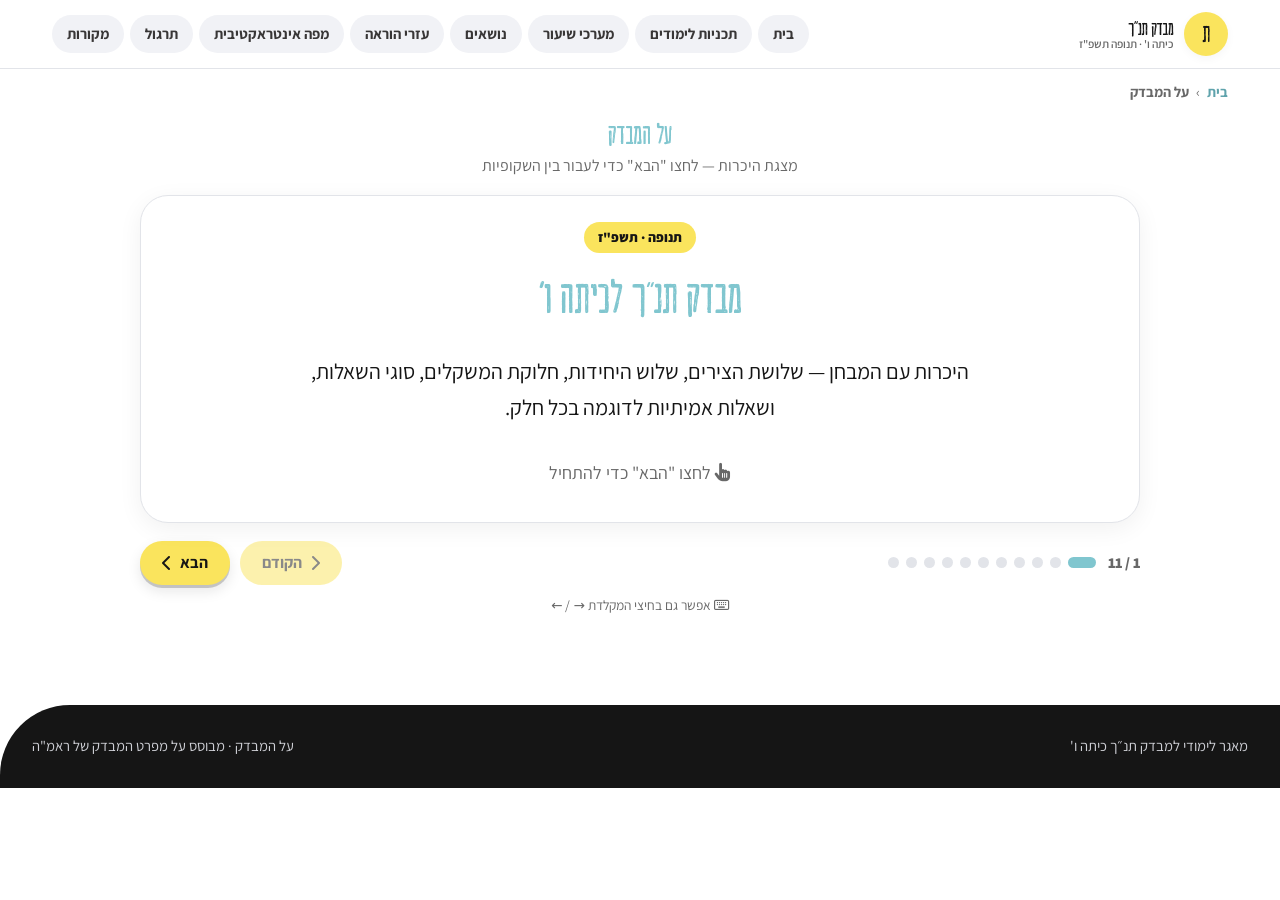
<file: matzeget.html>
<!DOCTYPE html>
<html lang="he" dir="rtl">
<head>
<meta charset="UTF-8">
<meta name="viewport" content="width=device-width, initial-scale=1">
<title>על המבדק – מבנה, יחידות וסוגי שאלות</title>
<link href="https://fonts.googleapis.com/css2?family=Assistant:wght@400;500;600;700;800&display=swap" rel="stylesheet">
<link rel="stylesheet" href="https://cdnjs.cloudflare.com/ajax/libs/font-awesome/6.5.0/css/all.min.css">
<link rel="stylesheet" href="psycho-components.css">
<link rel="stylesheet" href="tanakh.css">
</head>
<body>
<header class="site-header">
  <div class="site-header__inner">
    <a class="brand" href="index.html">
      <span class="brand__logo">ת</span>
      <span class="brand__name">מבדק תנ"ך<small>כיתה ו' · תנופה תשפ"ז</small></span>
    </a>
    <nav class="nav">
      <a href="index.html">בית</a>
      <a href="tochniot.html">תכניות לימודים</a>
      <a href="morim.html">מערכי שיעור</a>
      <a href="nosim.html">נושאים</a>
      <a href="ezrim.html">עזרי הוראה</a>
      <a href="mapa-interaktivit.html">מפה אינטראקטיבית</a>
      <a href="tirgul.html">תרגול</a>
      <a href="mekorot.html">מקורות</a>
    </nav>
  </div>
</header>
<nav class="crumbs" aria-label="פירורי לחם">
  <a href="index.html">בית</a><span>›</span><span class="crumbs__cur">על המבדק</span>
</nav>


<main>
  <div class="container" style="text-align:center;padding:16px 16px 2px">
    <h1 style="font-family:var(--font-display);color:var(--color-teal);font-size:1.7rem;margin:0">על המבדק</h1>
    <p class="muted" style="margin:.3em 0 0">מצגת היכרות — לחצו "הבא" כדי לעבור בין השקופיות</p>
  </div>

  <section class="section" style="padding:14px 16px 26px">
    <div class="deck">
      <div class="deck__stage" id="stage">

        <!-- 1 · שער -->
        <div class="slide slide--cover active">
          <span class="slide__kicker">תנופה · תשפ"ז</span>
          <h2>מבדק תנ״ך לכיתה ו'</h2>
          <p style="font-size:1.35rem;max-width:680px">היכרות עם המבחן — שלושת הצירים, שלוש היחידות, חלוקת המשקלים, סוגי השאלות, ושאלות אמיתיות לדוגמה בכל חלק.</p>
          <p class="muted" style="margin-top:22px"><i class="fa-solid fa-hand-pointer"></i> לחצו "הבא" כדי להתחיל</p>
        </div>

        <!-- 2 · מה זה המבדק -->
        <div class="slide">
          <span class="slide__kicker">מה זה?</span>
          <h2>מה זה המבדק?</h2>
          <p>מבדק תנופה בתנ"ך הוא כלי ל<b>הערכה מסכמת</b> של הידע, המיומנויות והערכים שנרכשו לאורך לימודי התנ"ך בבית הספר היסודי. הוא מצטרף למערך המבחנים הארצי — לצד שפת אם, אנגלית, מתמטיקה ומדעים — ובוחן את רמת השליטה בהתאם לתכנית הלימודים.</p>
          <p style="margin-top:.6em">המבדק נשען על <b>שלושה צירים פדגוגיים</b> משלימים, שאותם נכיר בשקופית הבאה.</p>
        </div>

        <!-- 3 · שלושת הצירים -->
        <div class="slide">
          <span class="slide__kicker">שלושה צירים</span>
          <h2>על מה המבדק בנוי?</h2>
          <div class="grid grid--3">
            <div class="feature-card feature-card--blue"><div class="feature-card__icon"><i class="fa-solid fa-book"></i></div><h3 class="feature-card__title">ציר הידע</h3><p class="feature-card__desc">שליטה בתכנים השוטפים של ה'–ו' (הידע הקרוב) לצד פרקי יסוד מכל היסודי (הידע הרחוק).</p></div>
            <div class="feature-card feature-card--mint"><div class="feature-card__icon"><i class="fa-solid fa-magnifying-glass"></i></div><h3 class="feature-card__title">ציר המיומנות</h3><p class="feature-card__desc">התמצאות עצמאית בפרקי התנ"ך ומיומנויות עיון: ידע, הבנה והסקה עד גיבוש תובנות.</p></div>
            <div class="feature-card feature-card--purple"><div class="feature-card__icon"><i class="fa-solid fa-scale-balanced"></i></div><h3 class="feature-card__title">ציר הערכים</h3><p class="feature-card__desc">בירור ערכי, מוסרי וחברתי — קישור בין המקורות למציאות וגיבוש עמדה אישית.</p></div>
          </div>
        </div>

        <!-- 4 · שלוש היחידות -->
        <div class="slide">
          <span class="slide__kicker">מבנה</span>
          <h2>שלוש יחידות המבדק</h2>
          <table class="t">
            <tr><th style="width:34px">#</th><th>היחידה</th><th>על מה היא בוחנת</th><th>משותף / מותאם</th></tr>
            <tr><td>1</td><td><b>נושאי הלימוד</b> (ה'–ו')</td><td>ידע ובקיאות בתכני תכנית הלימודים והיכולת לעבד אותם.</td><td>יחידה נפרדת, מותאמת לכל מגזר</td></tr>
            <tr><td>2</td><td><b>עיון</b></td><td>התמודדות עצמאית עם טקסט תנ"כי — ידע, הבנה והסקה.</td><td>משותפת ברובה: קטע ושאלות משותפים לצד שאלות ייחודיות</td></tr>
            <tr><td>3</td><td><b>פרקי יסוד</b> וידע כללי</td><td>ידע רחב המצופה מכל תלמיד — דמויות מפתח ואירועים מכוננים.</td><td>משותפת בעיקרה: בסיס אחיד לצד התאמות</td></tr>
          </table>
        </div>

        <!-- 5 · חלוקת המשקלים -->
        <div class="slide">
          <span class="slide__kicker">משקלים</span>
          <h2>חלוקת המשקלים · ~23 שאלות · 90 דקות</h2>
          <p>איזון בין מיומנויות עצמאיות ("איך" — 40%) ובין שליטה בתכנים ("מה" — 60%):</p>
          <div class="grid grid--3" style="margin-top:16px">
            <div class="kpi kpi--accent-yellow"><div class="kpi__label">נושאי לימוד ה'–ו'</div><div class="kpi__value">40%</div></div>
            <div class="kpi kpi--accent-teal"><div class="kpi__label">עיון ומיומנויות</div><div class="kpi__value">40%</div></div>
            <div class="kpi kpi--accent-mint"><div class="kpi__label">פרקי יסוד וידע כללי</div><div class="kpi__value">20%</div></div>
          </div>
          <div class="alert alert--info mt-m"><span class="alert__icon"><i class="fa-solid fa-lightbulb"></i></span><div class="alert__body">40% למיומנויות משקפים יכולת יישום וחשיבה עצמאית מול הטקסט; 60% הנותרים מבססים את גוף הידע ההכרחי.</div></div>
        </div>

        <!-- 6 · סוגי השאלות -->
        <div class="slide">
          <span class="slide__kicker">איך נראות השאלות</span>
          <h2>סוגי השאלות</h2>
          <p style="margin-bottom:10px">במבדק כ-23 שאלות מסוגים מגוונים — כדאי להכיר את כולם:</p>
          <div class="chips chips--static">
            <span class="pill pill--md">שאלות פתוחות</span>
            <span class="pill pill--md">רב-ברירה (אמריקאיות)</span>
            <span class="pill pill--md">קלוז</span>
            <span class="pill pill--md">השלמת משפטים</span>
            <span class="pill pill--md">היגדים (נכון/לא נכון)</span>
            <span class="pill pill--md">השוואה</span>
            <span class="pill pill--md">התאמה</span>
            <span class="pill pill--md">שילוב מקורות</span>
            <span class="pill pill--md">איורים, קומיקס ומפות</span>
          </div>
          <p class="mt-s">הדגש: היכולת <b>לקרוא, להבין ולפרש את הכתוב באופן עצמאי</b> — התמצאות במבנה הספר, הבנת הלשון התנ"כית והאמצעים הספרותיים, ניתוח טקסטואלי ועיסוק בערכים.</p>
        </div>

        <!-- 7 · יום הבחינה -->
        <div class="slide">
          <span class="slide__kicker">יום הבחינה</span>
          <h2>איך זה עובד בפועל?</h2>
          <ul class="links" style="margin-top:6px">
            <li><div class="meta"><b>מתכונת</b><span>החל מתשפ"ז — מבחן חיצוני של ראמ"ה, במתכונת מבחני תנופה. (בתשפ"ו התקיים כמשימה פנימית בבית הספר.)</span></div></li>
            <li><div class="meta"><b>משך</b><span>כ-90 דקות (אפשר לבקש תוספת זמן מהמורה).</span></div></li>
            <li><div class="meta"><b>עזרים מותרים</b><span>תנ"ך שלם ללא פירושים — לכן חשוב להתאמן בניווט מהיר בין הפרקים.</span></div></li>
            <li><div class="meta"><b>מטרת המבדק</b><span>מיפוי רמת השליטה לשם קידום ההוראה — ולא "ציון בתעודה".</span></div></li>
          </ul>
        </div>

        <!-- 8 · חלק 1 -->
        <div class="slide">
          <span class="slide__kicker">חלק 1 · 40%</span>
          <h2>נושאי הלימוד (כיתות ה'–ו')</h2>
          <p>בודק ידע ובקיאות בחומר הנלמד — בכיתה ו' בעיקר <b>יהושע ושופטים</b>, וגם נושאים כמו חוקים חברתיים בויקרא י״ט.</p>
          <div class="slide__example">
            <span class="lbl"><i class="fa-solid fa-star" style="color:#b08518"></i> שאלה רשמית לדוגמה (ראמ"ה)</span>
            <p style="margin:.4em 0">"וְלֹא תְשַׁקְּרוּ אִישׁ בַּעֲמִיתוֹ" · "לֹא תִגְנֹבוּ וְלֹא תְכַחֲשׁוּ" — מהו הערך המשותף? (עזרה לזולת / סבלנות / יושר / אחריות)</p>
            <p style="margin:0">תשובה: <span class="slide__ans">יושר</span></p>
          </div>
        </div>

        <!-- 9 · חלק 2 -->
        <div class="slide">
          <span class="slide__kicker">חלק 2 · 40%</span>
          <h2>עיון — התמודדות עם הטקסט</h2>
          <p>קוראים פרק מהתורה ופרק מהנביאים ועונים על שאלות הבנה, השוואה והסקה — באופן עצמאי מול הכתוב.</p>
          <div class="slide__example">
            <span class="lbl"><i class="fa-solid fa-star" style="color:#b08518"></i> שאלה רשמית לדוגמה (יהושע א')</span>
            <p style="margin:.4em 0">מתי יוכלו שניים וחצי השבטים לחזור אל נחלתם? (אחרי חציית הירדן / אחרי שיכבשו את הארץ וכל השבטים יקבלו נחלה / אחרי שנה / אחרי יריחו)</p>
            <p style="margin:0">תשובה: <span class="slide__ans">אחרי שיכבשו את הארץ וכל השבטים יקבלו נחלה</span></p>
          </div>
        </div>

        <!-- 10 · חלק 3 -->
        <div class="slide">
          <span class="slide__kicker">חלק 3 · 20%</span>
          <h2>פרקי יסוד וידע כללי</h2>
          <p>בקיאות רחבה בדמויות ובאירועים המכוננים — "למי נאמר?", סדר אירועים, שבטי ישראל, עצי משפחה ודמויות וערכים.</p>
          <div class="slide__example">
            <span class="lbl"><i class="fa-solid fa-star" style="color:#b08518"></i> שאלה רשמית לדוגמה (סדר אירועים)</span>
            <p style="margin:.4em 0">איזה אירוע קרה ראשון? (מעמד הר סיני / המבול / כניסה לארץ כנען / חטא המרגלים)</p>
            <p style="margin:0">תשובה: <span class="slide__ans">המבול</span> &nbsp;|&nbsp; הסדר: המבול ← יוסף למצרים ← הר סיני ← מרגלים ← כניסה לארץ</p>
          </div>
        </div>

        <!-- 11 · סיום -->
        <div class="slide slide--cover">
          <span class="slide__kicker">מוכנים!</span>
          <h2>זהו — עכשיו לתרגול</h2>
          <p style="font-size:1.3rem;max-width:640px">הכרתם את מבנה המבחן ושלושת חלקיו. הדרך הכי טובה להתכונן — לתרגל שאלות אמיתיות בכל נושא.</p>
        </div>

      </div>

      <!-- שורת ניווט -->
      <div class="deck__bar">
        <div style="display:flex;align-items:center;gap:12px">
          <span class="deck__count" id="count">1 / 11</span>
          <div class="deck__dots" id="dots"></div>
        </div>
        <div class="deck__nav">
          <button class="btn" id="prevBtn"><i class="fa-solid fa-chevron-right"></i> הקודם</button>
          <button class="btn" id="nextBtn">הבא <i class="fa-solid fa-chevron-left"></i></button>
        </div>
      </div>
      <p class="kbd-hint"><i class="fa-regular fa-keyboard"></i> אפשר גם בחיצי המקלדת → / ←</p>
    </div>
  </section>
</main>

<footer class="foot">
  <div class="foot__inner">
    <div>מאגר לימודי למבדק תנ״ך כיתה ו'</div>
    <div>על המבדק · מבוסס על מפרט המבדק של ראמ"ה</div>
  </div>
</footer>

<script>
var slides=document.querySelectorAll('.slide');
var total=slides.length, i=0;
var dots=document.getElementById('dots');
var count=document.getElementById('count');
var prevB=document.getElementById('prevBtn'), nextB=document.getElementById('nextBtn');
for(var d=0; d<total; d++){
  var b=document.createElement('button'); b.className='deck__dot'; b.dataset.i=d;
  b.setAttribute('aria-label','שקופית '+(d+1));
  b.addEventListener('click',function(e){ go(parseInt(e.currentTarget.dataset.i)); });
  dots.appendChild(b);
}
function go(n){
  i=Math.max(0, Math.min(total-1, n));
  slides.forEach(function(s,k){ s.classList.toggle('active', k===i); });
  dots.querySelectorAll('.deck__dot').forEach(function(x,k){ x.classList.toggle('active', k===i); });
  count.textContent=(i+1)+' / '+total;
  prevB.disabled=(i===0); nextB.disabled=(i===total-1);
  window.scrollTo({top:0, behavior:'smooth'});
}
nextB.addEventListener('click',function(){ go(i+1); });
prevB.addEventListener('click',function(){ go(i-1); });
document.addEventListener('keydown',function(e){
  if(e.key==='ArrowLeft'){ go(i+1); }
  else if(e.key==='ArrowRight'){ go(i-1); }
});
go(0);
</script>
<script src="site.js" defer></script>
</body>
</html>
</file>
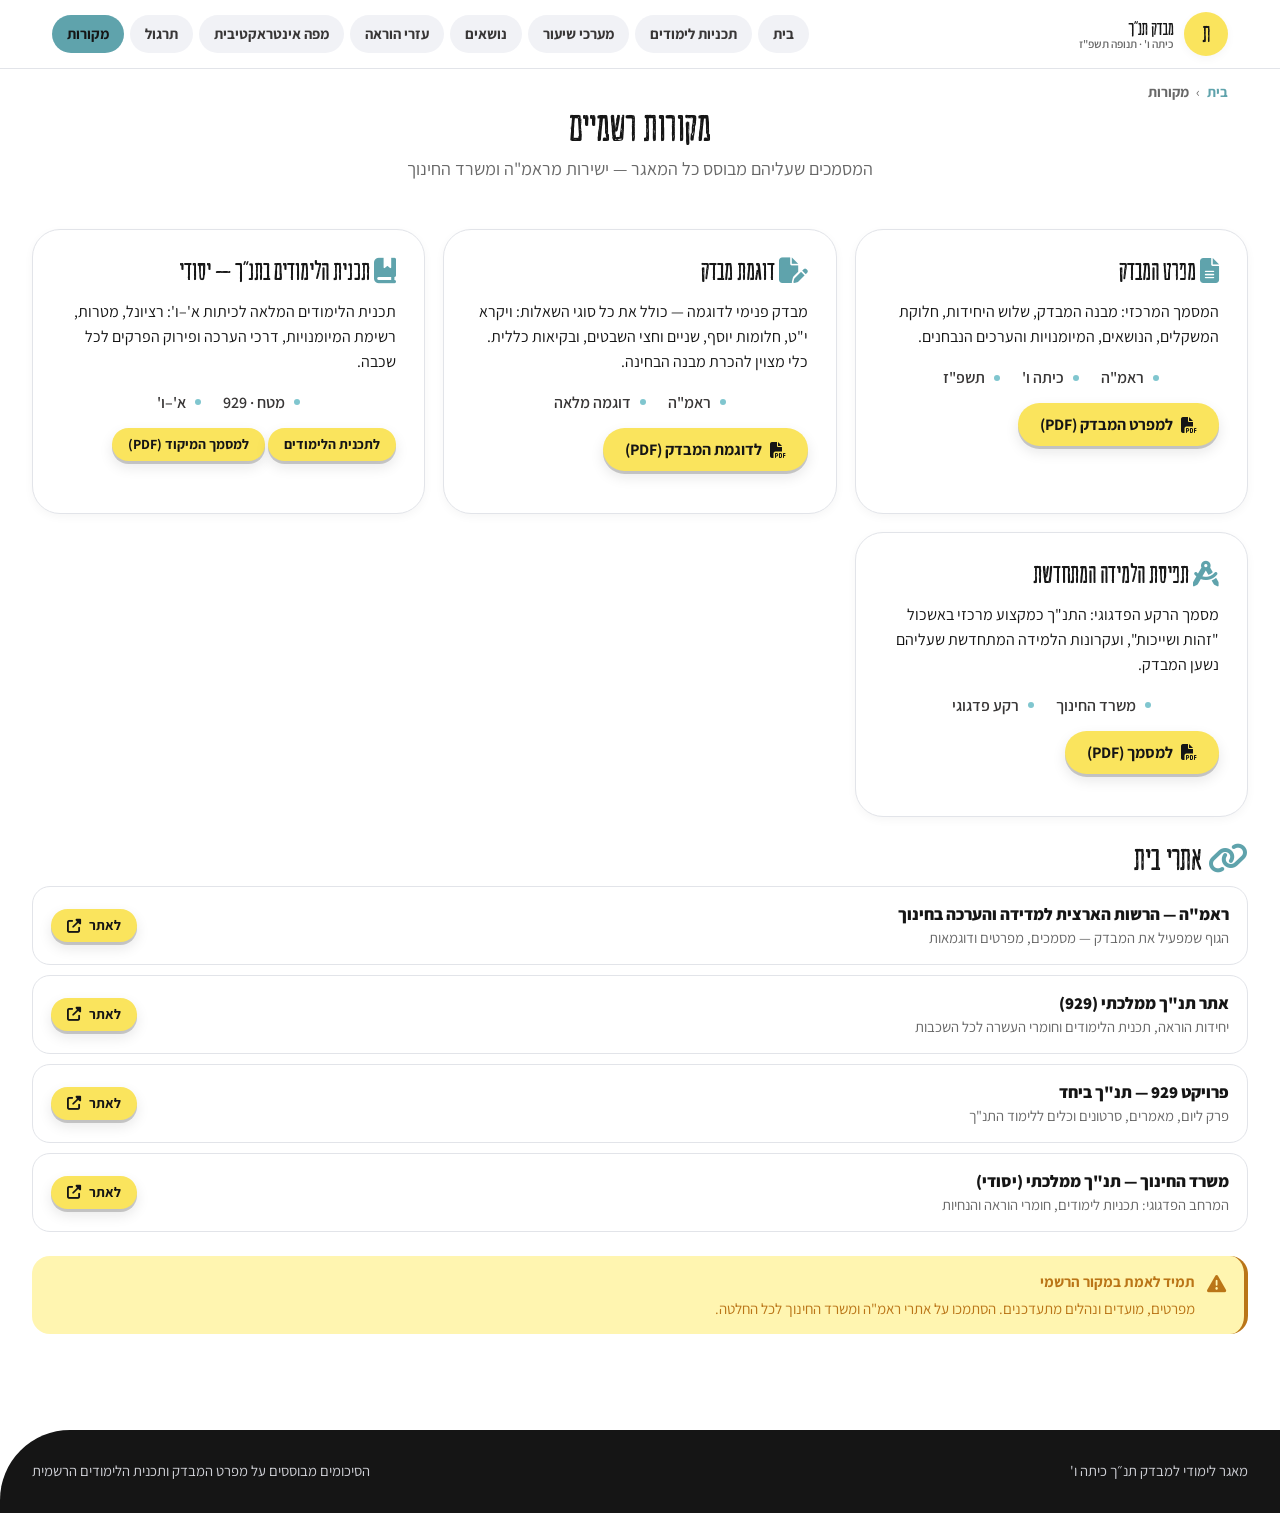
<file: mekorot.html>
<!DOCTYPE html>
<html lang="he" dir="rtl">
<head>
<meta charset="UTF-8">
<meta name="viewport" content="width=device-width, initial-scale=1">
<title>מקורות רשמיים – מסמכי משרד החינוך וראמ"ה</title>
<link href="https://fonts.googleapis.com/css2?family=Assistant:wght@400;500;600;700;800&display=swap" rel="stylesheet">
<link rel="stylesheet" href="https://cdnjs.cloudflare.com/ajax/libs/font-awesome/6.5.0/css/all.min.css">
<link rel="stylesheet" href="psycho-components.css">
<link rel="stylesheet" href="tanakh.css">
</head>
<body>
<header class="site-header">
  <div class="site-header__inner">
    <a class="brand" href="index.html">
      <span class="brand__logo">ת</span>
      <span class="brand__name">מבדק תנ"ך<small>כיתה ו' · תנופה תשפ"ז</small></span>
    </a>
    <nav class="nav">
      <a href="index.html">בית</a>
      <a href="tochniot.html">תכניות לימודים</a>
      <a href="morim.html">מערכי שיעור</a>
      <a href="nosim.html">נושאים</a>
      <a href="ezrim.html">עזרי הוראה</a>
      <a href="mapa-interaktivit.html">מפה אינטראקטיבית</a>
      <a href="tirgul.html">תרגול</a>
      <a href="mekorot.html" class="active">מקורות</a>
    </nav>
  </div>
</header>
<nav class="crumbs" aria-label="פירורי לחם">
  <a href="index.html">בית</a><span>›</span><span class="crumbs__cur">מקורות</span>
</nav>


<main>
  <div class="page-head page-head--center container">
    <h1 class="page-head__title">מקורות רשמיים</h1>
    <p class="page-head__subtitle">המסמכים שעליהם מבוסס כל המאגר — ישירות מראמ"ה ומשרד החינוך</p>
  </div>

  <section class="section">
    <div class="section__inner">
      <div class="grid grid--2">
        <div class="panel">
          <h2><i class="fa-solid fa-file-lines" style="color:var(--color-teal-dark)"></i> מפרט המבדק</h2>
          <p>המסמך המרכזי: מבנה המבדק, שלוש היחידות, חלוקת המשקלים, הנושאים, המיומנויות והערכים הנבחנים.</p>
          <div class="chips chips--static"><span class="pill">ראמ"ה</span><span class="pill">כיתה ו'</span><span class="pill">תשפ"ז</span></div>
          <p class="mt-s"><a class="btn" target="_blank" rel="noopener" href="https://meyda.education.gov.il/files/Rama/Tnufa_tanach_6_mifrat_2026.pdf"><i class="fa-solid fa-file-pdf"></i> למפרט המבדק (PDF)</a></p>
        </div>
        <div class="panel">
          <h2><i class="fa-solid fa-file-pen" style="color:var(--color-teal-dark)"></i> דוגמת מבדק</h2>
          <p>מבדק פנימי לדוגמה — כולל את כל סוגי השאלות: ויקרא י"ט, חלומות יוסף, שניים וחצי השבטים, ובקיאות כללית. כלי מצוין להכרת מבנה הבחינה.</p>
          <div class="chips chips--static"><span class="pill">ראמ"ה</span><span class="pill">דוגמה מלאה</span></div>
          <p class="mt-s"><a class="btn" target="_blank" rel="noopener" href="https://meyda.education.gov.il/files/Rama/tanach_mivchan_mamlachti_g.pdf"><i class="fa-solid fa-file-pdf"></i> לדוגמת המבדק (PDF)</a></p>
        </div>
        <div class="panel">
          <h2><i class="fa-solid fa-book-bookmark" style="color:var(--color-teal-dark)"></i> תכנית הלימודים בתנ"ך — יסודי</h2>
          <p>תכנית הלימודים המלאה לכיתות א'–ו': רציונל, מטרות, רשימת המיומנויות, דרכי הערכה ופירוק הפרקים לכל שכבה.</p>
          <div class="chips chips--static"><span class="pill">מטח · 929</span><span class="pill">א'–ו'</span></div>
          <p class="mt-s">
            <a class="btn btn--sm" target="_blank" rel="noopener" href="https://edu.929.org.il/%d7%aa%d7%9b%d7%a0%d7%99%d7%aa-%d7%94%d7%9c%d7%99%d7%9e%d7%95%d7%93%d7%99%d7%9d/%d7%99%d7%a1%d7%95%d7%93%d7%99/">לתכנית הלימודים</a>
            <a class="btn btn--sm" target="_blank" rel="noopener" href="https://meyda.education.gov.il/files/Mazkirut_Pedagogit/tanach/tanach2025/MIKUD_TOCHNIT_YESODI.PDF">למסמך המיקוד (PDF)</a>
          </p>
        </div>
        <div class="panel">
          <h2><i class="fa-solid fa-compass-drafting" style="color:var(--color-teal-dark)"></i> תפיסת הלמידה המתחדשת</h2>
          <p>מסמך הרקע הפדגוגי: התנ"ך כמקצוע מרכזי באשכול "זהות ושייכות", ועקרונות הלמידה המתחדשת שעליהם נשען המבדק.</p>
          <div class="chips chips--static"><span class="pill">משרד החינוך</span><span class="pill">רקע פדגוגי</span></div>
          <p class="mt-s"><a class="btn" target="_blank" rel="noopener" href="https://meyda.education.gov.il/files/Planning/dmuthabogermismach.pdf"><i class="fa-solid fa-file-pdf"></i> למסמך (PDF)</a></p>
        </div>
      </div>

      <h2 class="section__title mt-m"><i class="fa-solid fa-link" style="color:var(--color-teal-dark)"></i> אתרי בית</h2>
      <ul class="links">
        <li><div class="meta"><b>ראמ"ה — הרשות הארצית למדידה והערכה בחינוך</b><span>הגוף שמפעיל את המבדק — מסמכים, מפרטים ודוגמאות</span></div><a class="btn btn--sm" target="_blank" rel="noopener" href="https://rama.gov.il/">לאתר <i class="fa-solid fa-up-right-from-square"></i></a></li>
        <li><div class="meta"><b>אתר תנ"ך ממלכתי (929)</b><span>יחידות הוראה, תכנית הלימודים וחומרי העשרה לכל השכבות</span></div><a class="btn btn--sm" target="_blank" rel="noopener" href="https://edu.929.org.il/">לאתר <i class="fa-solid fa-up-right-from-square"></i></a></li>
        <li><div class="meta"><b>פרויקט 929 — תנ"ך ביחד</b><span>פרק ליום, מאמרים, סרטונים וכלים ללימוד התנ"ך</span></div><a class="btn btn--sm" target="_blank" rel="noopener" href="https://www.929.org.il/">לאתר <i class="fa-solid fa-up-right-from-square"></i></a></li>
        <li><div class="meta"><b>משרד החינוך — תנ"ך ממלכתי (יסודי)</b><span>המרחב הפדגוגי: תכניות לימודים, חומרי הוראה והנחיות</span></div><a class="btn btn--sm" target="_blank" rel="noopener" href="https://pop.education.gov.il/tchumey_daat/tanach_mamlachti/yesodi/">לאתר <i class="fa-solid fa-up-right-from-square"></i></a></li>
      </ul>
      <div class="alert alert--warning mt-m"><span class="alert__icon"><i class="fa-solid fa-triangle-exclamation"></i></span><div class="alert__body"><span class="alert__title">תמיד לאמת במקור הרשמי</span>מפרטים, מועדים ונהלים מתעדכנים. הסתמכו על אתרי ראמ"ה ומשרד החינוך לכל החלטה.</div></div>
    </div>
  </section>
</main>

<footer class="foot">
  <div class="foot__inner">
    <div>מאגר לימודי למבדק תנ״ך כיתה ו'</div>
    <div>הסיכומים מבוססים על מפרט המבדק ותכנית הלימודים הרשמית</div>
  </div>
</footer>
<script src="site.js" defer></script>
</body>
</html>
</file>
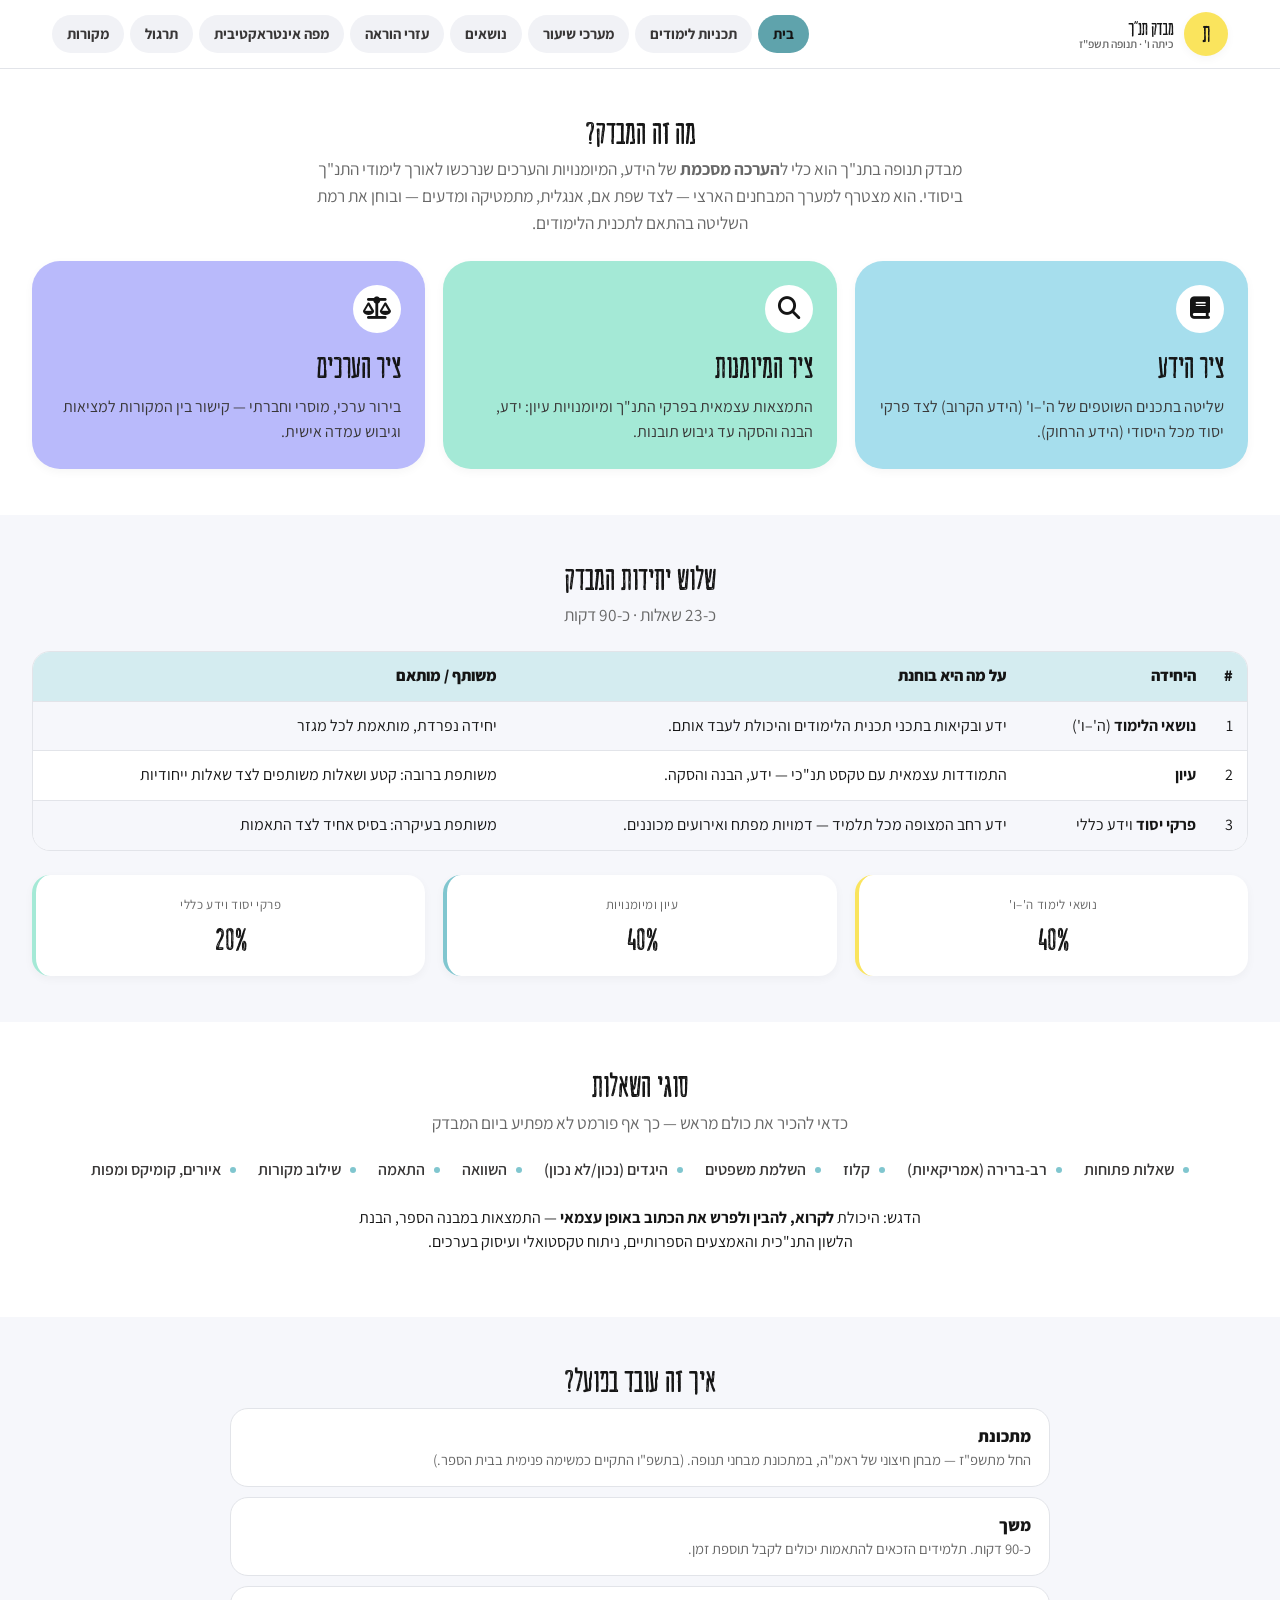
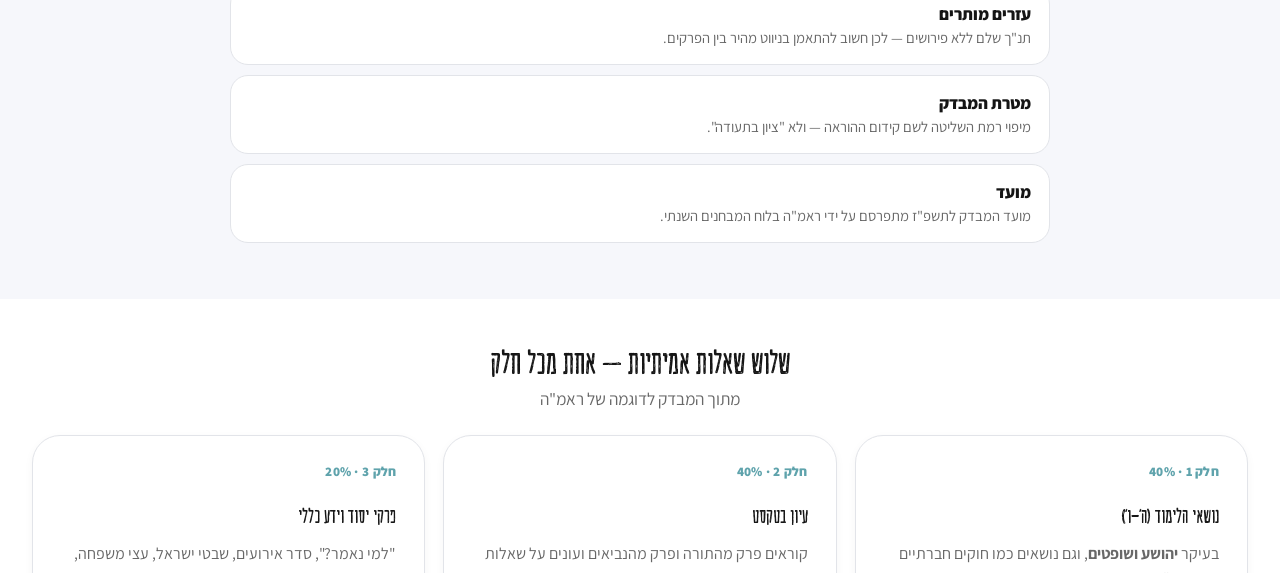
<file: mivdak.html>
<!DOCTYPE html>
<html lang="he" dir="rtl">
<head>
<meta charset="UTF-8">
<meta http-equiv="refresh" content="0; url=index.html">
<link rel="canonical" href="index.html">
<title>על המבדק</title>
</head>
<body>
<p style="font-family:sans-serif;text-align:center;margin-top:3em">מעבר אל <a href="index.html">על המבדק</a>…</p>
</body>
</html>
</file>
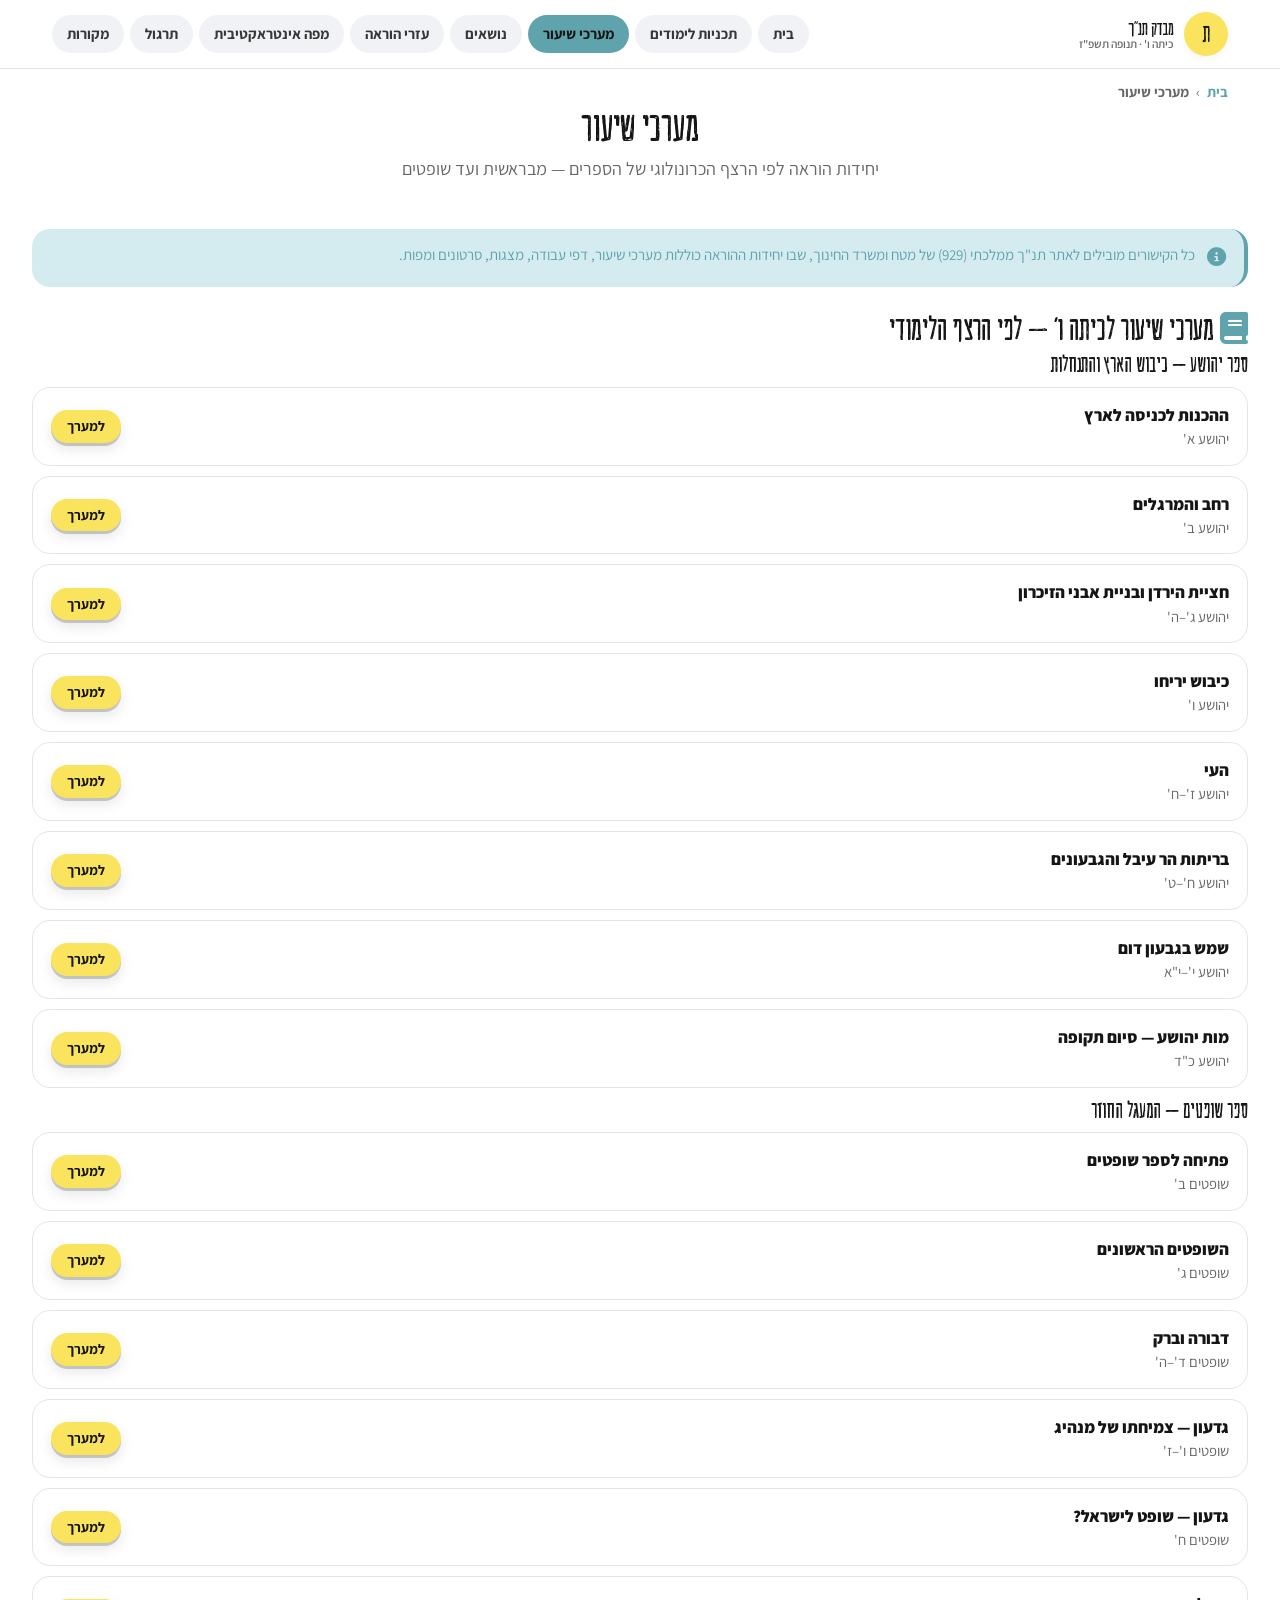
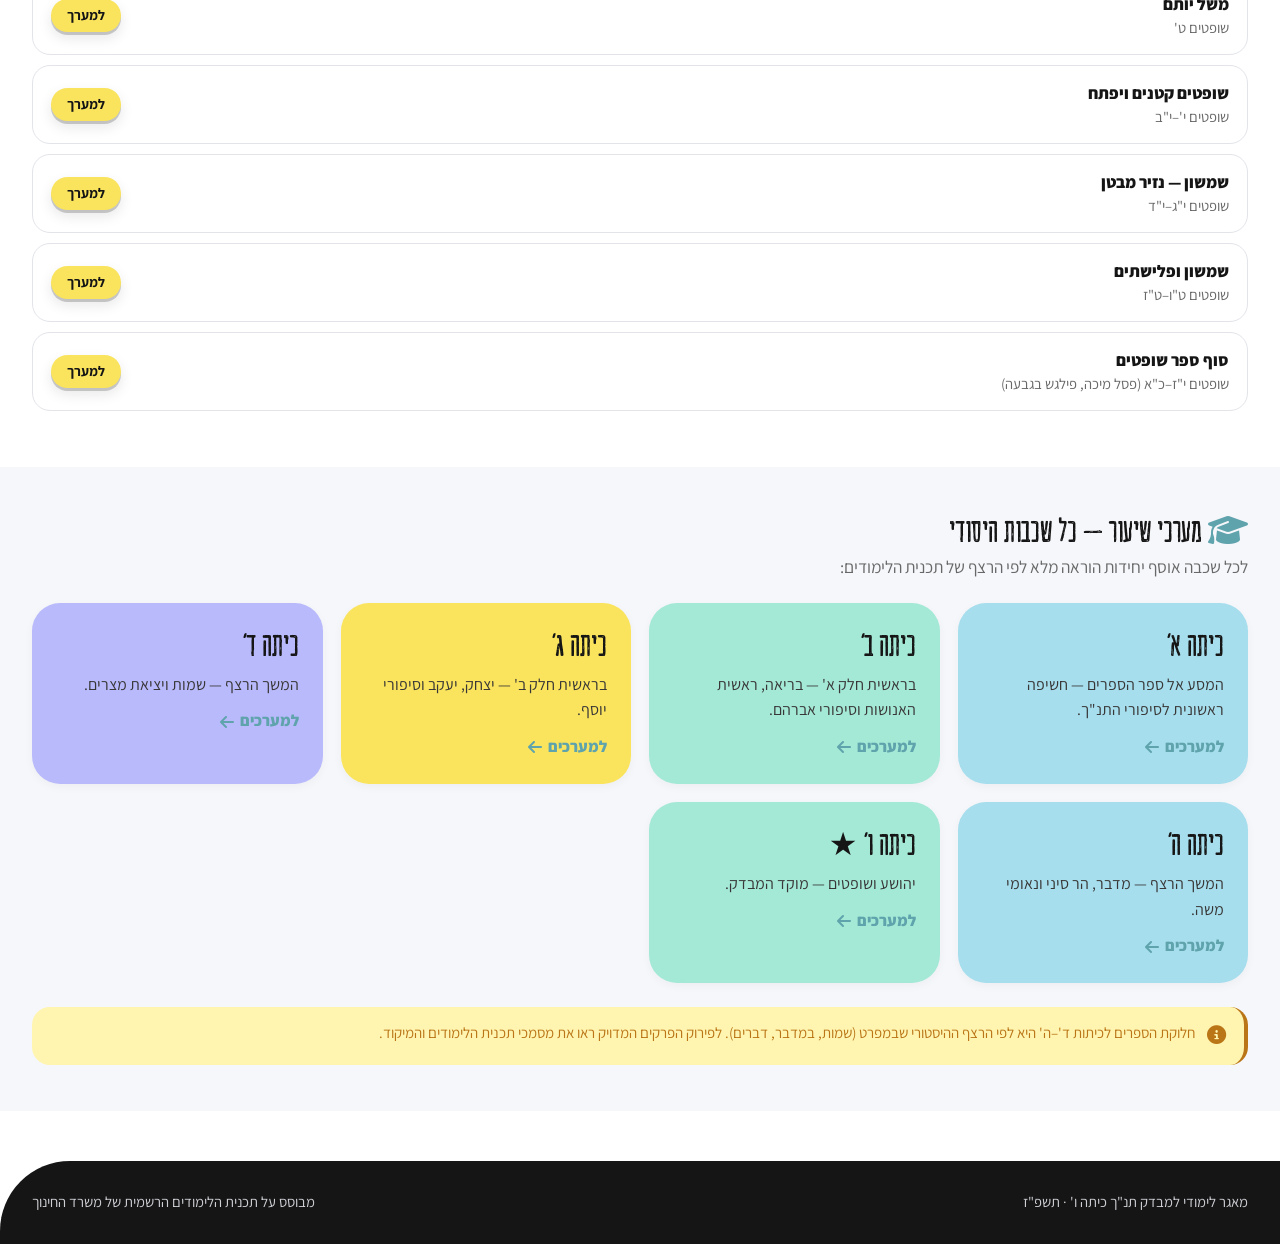
<file: morim.html>
<!DOCTYPE html>
<html lang="he" dir="rtl">
<head>
<meta charset="UTF-8">
<meta name="viewport" content="width=device-width, initial-scale=1">
<title>מערכי שיעור – לפי הרצף הכרונולוגי</title>
<link href="https://fonts.googleapis.com/css2?family=Assistant:wght@400;500;600;700;800&display=swap" rel="stylesheet">
<link rel="stylesheet" href="https://cdnjs.cloudflare.com/ajax/libs/font-awesome/6.5.0/css/all.min.css">
<link rel="stylesheet" href="psycho-components.css">
<link rel="stylesheet" href="tanakh.css">
</head>
<body>
<header class="site-header">
  <div class="site-header__inner">
    <a class="brand" href="index.html">
      <span class="brand__logo">ת</span>
      <span class="brand__name">מבדק תנ"ך<small>כיתה ו' · תנופה תשפ"ז</small></span>
    </a>
    <nav class="nav">
      <a href="index.html">בית</a>
      <a href="tochniot.html">תכניות לימודים</a>
      <a href="morim.html" class="active">מערכי שיעור</a>
      <a href="nosim.html">נושאים</a>
      <a href="ezrim.html">עזרי הוראה</a>
      <a href="mapa-interaktivit.html">מפה אינטראקטיבית</a>
      <a href="tirgul.html">תרגול</a>
      <a href="mekorot.html">מקורות</a>
    </nav>
  </div>
</header>
<nav class="crumbs" aria-label="פירורי לחם">
  <a href="index.html">בית</a><span>&rsaquo;</span><span class="crumbs__cur">מערכי שיעור</span>
</nav>

<main>
  <div class="page-head page-head--center container">
    <h1 class="page-head__title">מערכי שיעור</h1>
    <p class="page-head__subtitle">יחידות הוראה לפי הרצף הכרונולוגי של הספרים — מבראשית ועד שופטים</p>
  </div>

  <section class="section">
    <div class="section__inner">
      <div class="alert alert--info"><span class="alert__icon"><i class="fa-solid fa-circle-info"></i></span><div class="alert__body">כל הקישורים מובילים לאתר תנ"ך ממלכתי (929) של מטח ומשרד החינוך, שבו יחידות ההוראה כוללות מערכי שיעור, דפי עבודה, מצגות, סרטונים ומפות.</div></div>

      <h2 class="section__title mt-m"><i class="fa-solid fa-book" style="color:var(--color-teal-dark)"></i> מערכי שיעור לכיתה ו' — לפי הרצף הלימודי</h2>
      <h3 class="section__title" style="font-size:1.4rem">ספר יהושע — כיבוש הארץ והתנחלות</h3>
      <ul class="links">
        <li><div class="meta"><b>ההכנות לכניסה לארץ</b><span>יהושע א'</span></div><a class="btn btn--sm" target="_blank" rel="noopener" href="https://edu.929.org.il/unit/%d7%94%d7%94%d7%9b%d7%a0%d7%95%d7%aa-%d7%9c%d7%9b%d7%a0%d7%99%d7%a1%d7%94-%d7%9c%d7%90%d7%a8%d7%a5/">למערך</a></li>
        <li><div class="meta"><b>רחב והמרגלים</b><span>יהושע ב'</span></div><a class="btn btn--sm" target="_blank" rel="noopener" href="https://edu.929.org.il/unit/%d7%a8%d7%97%d7%91-%d7%95%d7%94%d7%9e%d7%a8%d7%92%d7%9c%d7%99%d7%9d/">למערך</a></li>
        <li><div class="meta"><b>חציית הירדן ובניית אבני הזיכרון</b><span>יהושע ג'–ה'</span></div><a class="btn btn--sm" target="_blank" rel="noopener" href="https://edu.929.org.il/unit/%d7%99%d7%94%d7%95%d7%a9%d7%a2-%d7%95%d7%99%d7%a9%d7%a8%d7%90%d7%9c-%d7%97%d7%95%d7%a6%d7%99%d7%9d-%d7%90%d7%aa-%d7%94%d7%99%d7%a8%d7%93%d7%9f-%d7%95%d7%a0%d7%9b%d7%a0%d7%a1%d7%99%d7%9d-%d7%9c%d7%90/">למערך</a></li>
        <li><div class="meta"><b>כיבוש יריחו</b><span>יהושע ו'</span></div><a class="btn btn--sm" target="_blank" rel="noopener" href="https://edu.929.org.il/unit/%d7%9b%d7%99%d7%91%d7%95%d7%a9-%d7%99%d7%a8%d7%99%d7%97%d7%95/">למערך</a></li>
        <li><div class="meta"><b>העי</b><span>יהושע ז'–ח'</span></div><a class="btn btn--sm" target="_blank" rel="noopener" href="https://edu.929.org.il/unit/%d7%94%d7%a2%d7%99/">למערך</a></li>
        <li><div class="meta"><b>בריתות הר עיבל והגבעונים</b><span>יהושע ח'–ט'</span></div><a class="btn btn--sm" target="_blank" rel="noopener" href="https://edu.929.org.il/unit/4515-2/">למערך</a></li>
        <li><div class="meta"><b>שמש בגבעון דום</b><span>יהושע י'–י"א</span></div><a class="btn btn--sm" target="_blank" rel="noopener" href="https://edu.929.org.il/unit/%d7%a9%d7%9e%d7%a9-%d7%91%d7%92%d7%91%d7%a2%d7%95%d7%9f-%d7%93%d7%95%d7%9d/">למערך</a></li>
        <li><div class="meta"><b>מות יהושע — סיום תקופה</b><span>יהושע כ"ד</span></div><a class="btn btn--sm" target="_blank" rel="noopener" href="https://edu.929.org.il/unit/%d7%9e%d7%95%d7%aa-%d7%99%d7%94%d7%95%d7%a9%d7%a2-%d7%a1%d7%99%d7%95%d7%9d-%d7%aa%d7%a7%d7%95%d7%a4%d7%94/">למערך</a></li>
      </ul>

      <h3 class="section__title" style="font-size:1.4rem">ספר שופטים — המעגל החוזר</h3>
      <ul class="links">
        <li><div class="meta"><b>פתיחה לספר שופטים</b><span>שופטים ב'</span></div><a class="btn btn--sm" target="_blank" rel="noopener" href="https://edu.929.org.il/unit/%d7%a4%d7%aa%d7%99%d7%97%d7%94-%d7%9c%d7%a1%d7%a4%d7%a8-%d7%a9%d7%95%d7%a4%d7%98%d7%99%d7%9d/">למערך</a></li>
        <li><div class="meta"><b>השופטים הראשונים</b><span>שופטים ג'</span></div><a class="btn btn--sm" target="_blank" rel="noopener" href="https://edu.929.org.il/unit/%d7%94%d7%a9%d7%95%d7%a4%d7%98%d7%99%d7%9d-%d7%94%d7%a8%d7%90%d7%a9%d7%95%d7%a0%d7%99%d7%9d/">למערך</a></li>
        <li><div class="meta"><b>דבורה וברק</b><span>שופטים ד'–ה'</span></div><a class="btn btn--sm" target="_blank" rel="noopener" href="https://edu.929.org.il/unit/%d7%93%d7%91%d7%95%d7%a8%d7%94-%d7%95%d7%91%d7%a8%d7%a7/">למערך</a></li>
        <li><div class="meta"><b>גדעון — צמיחתו של מנהיג</b><span>שופטים ו'–ז'</span></div><a class="btn btn--sm" target="_blank" rel="noopener" href="https://edu.929.org.il/unit/%d7%92%d7%93%d7%a2%d7%95%d7%9f-%d7%a6%d7%9e%d7%99%d7%97%d7%aa%d7%95-%d7%a9%d7%9c-%d7%9e%d7%a0%d7%94%d7%99%d7%92/">למערך</a></li>
        <li><div class="meta"><b>גדעון — שופט לישראל?</b><span>שופטים ח'</span></div><a class="btn btn--sm" target="_blank" rel="noopener" href="https://edu.929.org.il/unit/%d7%92%d7%93%d7%a2%d7%95%d7%9f-%d7%a9%d7%95%d7%a4%d7%98-%d7%9c%d7%99%d7%a9%d7%a8%d7%90%d7%9c/">למערך</a></li>
        <li><div class="meta"><b>משל יותם</b><span>שופטים ט'</span></div><a class="btn btn--sm" target="_blank" rel="noopener" href="https://edu.929.org.il/unit/%d7%90%d7%91%d7%99%d7%9e%d7%9c%d7%9a-%d7%94%d7%90%d7%98%d7%93/">למערך</a></li>
        <li><div class="meta"><b>שופטים קטנים ויפתח</b><span>שופטים י'–י"ב</span></div><a class="btn btn--sm" target="_blank" rel="noopener" href="https://edu.929.org.il/unit/%d7%a9%d7%95%d7%a4%d7%98%d7%99%d7%9d-%d7%a7%d7%98%d7%a0%d7%99%d7%9d-%d7%95%d7%99%d7%a4%d7%aa%d7%97/">למערך</a></li>
        <li><div class="meta"><b>שמשון — נזיר מבטן</b><span>שופטים י"ג–י"ד</span></div><a class="btn btn--sm" target="_blank" rel="noopener" href="https://edu.929.org.il/unit/%d7%a9%d7%9e%d7%a9%d7%95%d7%9f-%d7%a0%d7%96%d7%99%d7%a8-%d7%9e%d7%91%d7%98%d7%9f/">למערך</a></li>
        <li><div class="meta"><b>שמשון ופלישתים</b><span>שופטים ט"ו–ט"ז</span></div><a class="btn btn--sm" target="_blank" rel="noopener" href="https://edu.929.org.il/unit/%d7%a9%d7%9e%d7%a9%d7%95%d7%9f-%d7%95%d7%a4%d7%9c%d7%99%d7%a9%d7%aa%d7%99%d7%9d/">למערך</a></li>
        <li><div class="meta"><b>סוף ספר שופטים</b><span>שופטים י"ז–כ"א (פסל מיכה, פילגש בגבעה)</span></div><a class="btn btn--sm" target="_blank" rel="noopener" href="https://edu.929.org.il/unit/%d7%a1%d7%95%d7%a3-%d7%a1%d7%a4%d7%a8-%d7%a9%d7%95%d7%a4%d7%98%d7%99%d7%9d/">למערך</a></li>
      </ul>
    </div>
  </section>
  <section class="section section--soft">
    <div class="section__inner">
      <h2 class="section__title"><i class="fa-solid fa-graduation-cap" style="color:var(--color-teal-dark)"></i> מערכי שיעור — כל שכבות היסודי</h2>
      <p class="section__lead">לכל שכבה אוסף יחידות הוראה מלא לפי הרצף של תכנית הלימודים:</p>
      <div class="grid grid--3">
        <a class="feature-card feature-card--blue" target="_blank" rel="noopener" href="https://edu.929.org.il/המסע-אל-ספר-הספרים/"><h3 class="feature-card__title">כיתה א'</h3><p class="feature-card__desc">המסע אל ספר הספרים — חשיפה ראשונית לסיפורי התנ"ך.</p><span class="feature-card__go">למערכים <i class="fa-solid fa-arrow-left"></i></span></a>
        <a class="feature-card feature-card--mint" target="_blank" rel="noopener" href="https://edu.929.org.il/age_group/%d7%91/"><h3 class="feature-card__title">כיתה ב'</h3><p class="feature-card__desc">בראשית חלק א' — בריאה, ראשית האנושות וסיפורי אברהם.</p><span class="feature-card__go">למערכים <i class="fa-solid fa-arrow-left"></i></span></a>
        <a class="feature-card feature-card--yellow" target="_blank" rel="noopener" href="https://edu.929.org.il/age_group/%d7%92/"><h3 class="feature-card__title">כיתה ג'</h3><p class="feature-card__desc">בראשית חלק ב' — יצחק, יעקב וסיפורי יוסף.</p><span class="feature-card__go">למערכים <i class="fa-solid fa-arrow-left"></i></span></a>
        <a class="feature-card feature-card--purple" target="_blank" rel="noopener" href="https://edu.929.org.il/age_group/%d7%93/"><h3 class="feature-card__title">כיתה ד'</h3><p class="feature-card__desc">המשך הרצף — שמות ויציאת מצרים.</p><span class="feature-card__go">למערכים <i class="fa-solid fa-arrow-left"></i></span></a>
        <a class="feature-card feature-card--blue" target="_blank" rel="noopener" href="https://edu.929.org.il/age_group/%d7%94/"><h3 class="feature-card__title">כיתה ה'</h3><p class="feature-card__desc">המשך הרצף — מדבר, הר סיני ונאומי משה.</p><span class="feature-card__go">למערכים <i class="fa-solid fa-arrow-left"></i></span></a>
        <a class="feature-card feature-card--mint" target="_blank" rel="noopener" href="https://edu.929.org.il/age_group/%d7%95/"><h3 class="feature-card__title">כיתה ו' ★</h3><p class="feature-card__desc">יהושע ושופטים — מוקד המבדק.</p><span class="feature-card__go">למערכים <i class="fa-solid fa-arrow-left"></i></span></a>
      </div>
      <div class="alert alert--warning mt-m"><span class="alert__icon"><i class="fa-solid fa-circle-info"></i></span><div class="alert__body">חלוקת הספרים לכיתות ד'–ה' היא לפי הרצף ההיסטורי שבמפרט (שמות, במדבר, דברים). לפירוק הפרקים המדויק ראו את <a href="mekorot.html">מסמכי תכנית הלימודים והמיקוד</a>.</div></div>
    </div>
  </section>
</main>

<footer class="foot">
  <div class="foot__inner">
    <div>מאגר לימודי למבדק תנ"ך כיתה ו' · תשפ"ז</div>
    <div>מבוסס על תכנית הלימודים הרשמית של משרד החינוך</div>
  </div>
</footer>
<script src="site.js" defer></script>
</body>
</html>
</file>
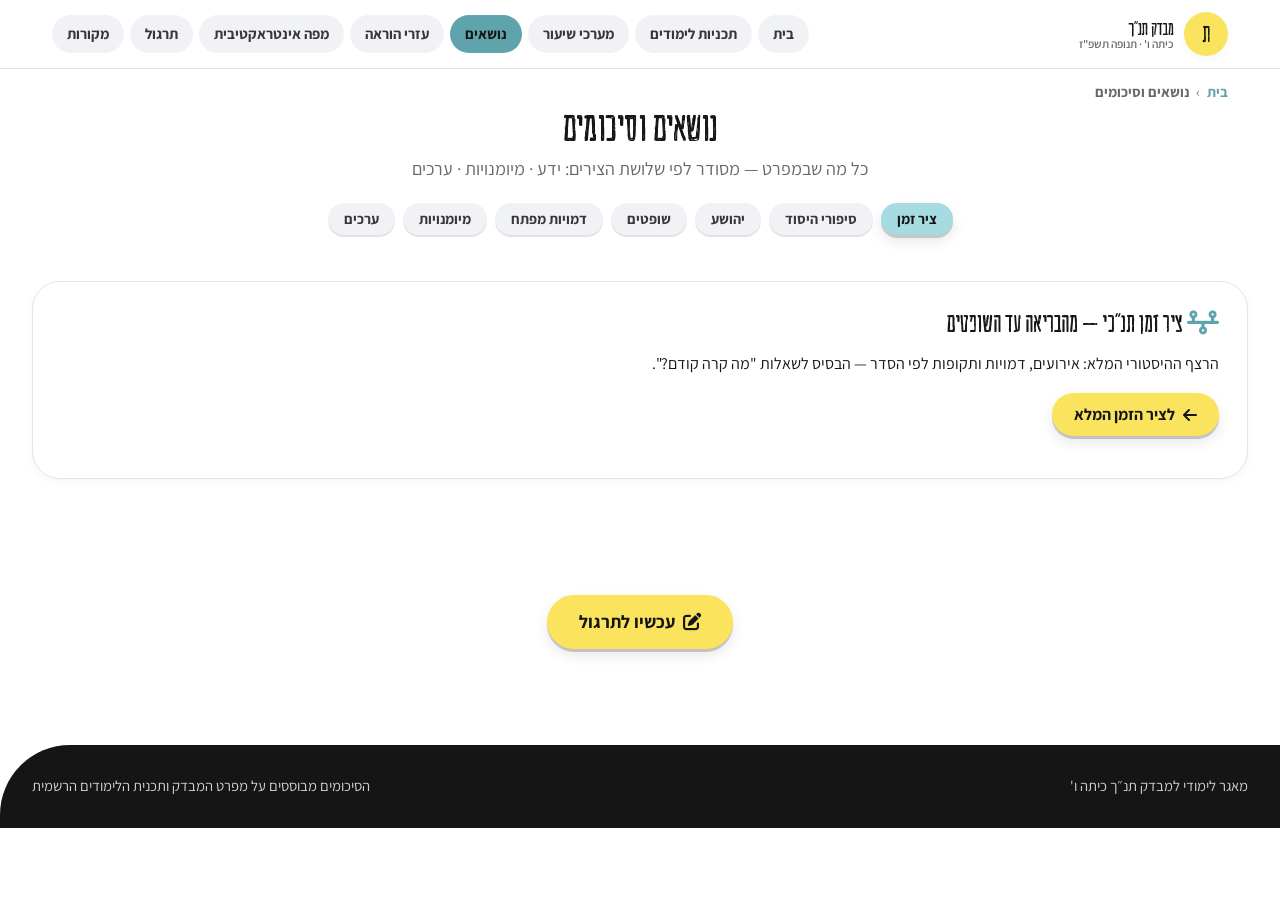
<file: nosim.html>
<!DOCTYPE html>
<html lang="he" dir="rtl">
<head>
<meta charset="UTF-8">
<meta name="viewport" content="width=device-width, initial-scale=1">
<title>נושאים וסיכומים – לפי מפרט המבדק</title>
<link href="https://fonts.googleapis.com/css2?family=Assistant:wght@400;500;600;700;800&display=swap" rel="stylesheet">
<link rel="stylesheet" href="https://cdnjs.cloudflare.com/ajax/libs/font-awesome/6.5.0/css/all.min.css">
<link rel="stylesheet" href="psycho-components.css">
<link rel="stylesheet" href="tanakh.css">
</head>
<body>
<header class="site-header">
  <div class="site-header__inner">
    <a class="brand" href="index.html">
      <span class="brand__logo">ת</span>
      <span class="brand__name">מבדק תנ"ך<small>כיתה ו' · תנופה תשפ"ז</small></span>
    </a>
    <nav class="nav">
      <a href="index.html">בית</a>
      <a href="tochniot.html">תכניות לימודים</a>
      <a href="morim.html">מערכי שיעור</a>
      <a href="nosim.html" class="active">נושאים</a>
      <a href="ezrim.html">עזרי הוראה</a>
      <a href="mapa-interaktivit.html">מפה אינטראקטיבית</a>
      <a href="tirgul.html">תרגול</a>
      <a href="mekorot.html">מקורות</a>
    </nav>
  </div>
</header>
<nav class="crumbs" aria-label="פירורי לחם">
  <a href="index.html">בית</a><span>›</span><span class="crumbs__cur">נושאים וסיכומים</span>
</nav>


<main>
  <div class="page-head page-head--center container">
    <h1 class="page-head__title">נושאים וסיכומים</h1>
    <p class="page-head__subtitle">כל מה שבמפרט — מסודר לפי שלושת הצירים: ידע · מיומנויות · ערכים</p>
    <div class="page-head__filters" role="tablist">
      <button type="button" class="tab" data-pane="zman">ציר זמן</button>
      <button type="button" class="tab" data-pane="sipurim">סיפורי היסוד</button>
      <button type="button" class="tab" data-pane="yehoshua">יהושע</button>
      <button type="button" class="tab" data-pane="shoftim">שופטים</button>
      <button type="button" class="tab" data-pane="dmuyot">דמויות מפתח</button>
      <button type="button" class="tab" data-pane="lashon">מיומנויות</button>
      <button type="button" class="tab" data-pane="erachim">ערכים</button>
    </div>
  </div>
  <section class="section">
    <div class="section__inner">
      <div class="tabpane" id="pane-zman">
        <div class="panel">
          <h2><i class="fa-solid fa-timeline" style="color:var(--color-teal-dark)"></i> ציר זמן תנ"כי — מהבריאה עד השופטים</h2>
          <p>הרצף ההיסטורי המלא: אירועים, דמויות ותקופות לפי הסדר — הבסיס לשאלות "מה קרה קודם?".</p>
          <p class="mt-s"><a class="btn" href="zman.html"><i class="fa-solid fa-arrow-left"></i> לציר הזמן המלא</a></p>
        </div>
      </div>
      <div class="tabpane" id="pane-sipurim">
        <div class="panel">
        <h2><i class="fa-solid fa-scroll" style="color:var(--color-teal-dark)"></i> רצף סיפורי היסוד — מהבריאה עד המלוכה</h2>
        <p>זהו "עמוד השדרה" של הידע במבדק. כדאי להכיר את הרצף ההיסטורי כדי למקם כל סיפור במקומו. <b>לחצו על נושא כדי לפתוח סיכום קצר.</b></p>

        <div class="bookgrid">

          <div class="bookcard">
            <div class="bookcard__head"><b>בראשית</b><span>ראשית העולם ואבות האומה</span></div>
            <details class="topic" data-topic="gen-briaa"><summary>בריאת העולם</summary><div class="topic__body"><span class="topic__src">בראשית א'–ב'</span><p>ספר בראשית נפתח בבריאת העולם. בתחילה הארץ היתה תוהו ובוהו וחושך, ואלוהים בורא את העולם בדיבור, במשך שישה ימים. ביום הראשון נבראו האור והחושך, בשני הרקיע, בשלישי היבשה והצמחים, ברביעי השמש הירח והכוכבים, בחמישי הדגים והעופות, ובשישי חיות הארץ ולבסוף האדם.</p><p>האדם נברא בצלם אלוהים ומקבל אחריות על העולם כולו. ביום השביעי אלוהים שובת ממלאכתו, מברך את היום ומקדש אותו — וכך נולדת השבת. פרק ב׳ חוזר ומספר על האדם: הוא מונח בגן עדן כדי לעבוד אותו ולשמור אותו, ולצידו נבראת האישה שתהיה לו עזר כנגדו.</p><div class="topic__long" hidden><h4>מה קורה בסיפור</h4><p>התורה נפתחת במילים „בְּרֵאשִׁית בָּרָא אֱלֹהִים אֵת הַשָּׁמַיִם וְאֵת הָאָרֶץ”. בהתחלה הכל היה תוהו ובוהו — בלי צורה ובלי סדר — וחושך על פני התהום. אלוהים בורא את העולם בדיבור, ואחרי כל שלב נאמר כי טוב. הפועל ברא חוזר בפרק במקומות מעטים בלבד: בבריאת השמים והארץ, בבריאת התנינים הגדולים ובבריאת האדם.</p><p>ששת ימי הבריאה לפי הסדר: ביום הראשון נברא האור, והוא מובדל מן החושך. ביום השני נברא הרקיע, שמבדיל בין המים שמעליו למים שמתחתיו. ביום השלישי המים נאספים והיבשה מתגלה, והארץ מצמיחה דשא, עשב ועצי פרי. ביום הרביעי נבראים המאורות — השמש, הירח והכוכבים — שתפקידם להאיר ולסמן ימים, מועדים ושנים. ביום החמישי נבראים הדגים ושאר בעלי החיים שבמים, וגם העופות. ביום השישי נבראות חיות היבשה, ולבסוף נברא האדם בצלם אלוהים, זכר ונקבה, ומקבל ברכה ותפקיד: לפרות, לרבות ולמלא את הארץ.</p><p>ביום השביעי אלוהים מסיים את מלאכתו ושובת. הוא מברך את היום הזה ומקדש אותו, וזהו המקור לשבת. פרק ב׳ מתמקד באדם: אלוהים יוצר אותו מעפר האדמה, נופח בו נשמת חיים ומניח אותו בגן עדן כדי לעבוד ולשמור. בגן עומדים עץ החיים ועץ הדעת טוב ורע, והאדם מצווה שלא לאכול מעץ הדעת. ומפני שלא טוב היות האדם לבדו, נבראת האישה מצלעו, והוא קורא לה אישה. בסוף הפרק נאמר שהאדם ואשתו היו ערומים ולא התבוששו.</p><h4>הדמויות</h4><ul><li><b>אלוהים</b> — בורא העולם. בורא בדיבור, מבדיל בין דבר לדבר, נותן שמות ומברך.</li><li><b>האדם</b> — הנברא האחרון. נוצר מעפר האדמה ובצלם אלוהים, ומקבל אחריות על הגן ועל העולם.</li><li><b>האישה</b> — נבראת מצלע האדם כדי להיות לו עזר כנגדו, שותפה שלצידו.</li></ul><h4>מושגי מפתח</h4><ul><li><b>תוהו ובוהו</b> — מצב של ריקנות ואי סדר, לפני שהעולם קיבל צורה.</li><li><b>רקיע</b> — כיפת השמים, שמבדילה בין המים העליונים לתחתונים.</li><li><b>מאורות</b> — גופי האור שברקיע: השמש, הירח והכוכבים.</li><li><b>צלם אלוהים</b> — הביטוי שמלמד על הערך והייחוד המיוחדים של האדם.</li><li><b>שבת</b> — היום השביעי, שבו אלוהים שבת ממלאכתו, ולכן הוא מבורך ומקודש.</li><li><b>עזר כנגדו</b> — בן זוג שעוזר ומשלים, ועומד לצד השני ולא מאחוריו.</li><li><b>ויכולו</b> — נגמרו והושלמו. במילה הזאת נפתח פרק ב׳ ומסתיימת מלאכת הבריאה.</li></ul><h4>פסוקים שכדאי להכיר</h4><div class="q">„בְּרֵאשִׁית בָּרָא אֱלֹהִים אֵת הַשָּׁמַיִם וְאֵת הָאָרֶץ” (בראשית א׳, א׳)</div><p>הפועל <b>בָּרָא</b> מיוחד לאלוהים בלבד, ומשמעו יצירה של דבר חדש לגמרי.</p><div class="q">„וַיֹּאמֶר אֱלֹהִים יְהִי אוֹר וַיְהִי אוֹר” (בראשית א׳, ג׳)</div><p>הפסוק מראה שהבריאה נעשית ב<b>דיבור</b> — אלוהים אומר, ומיד זה קורה.</p><div class="q">„וַיְבָרֶךְ אֱלֹהִים אֶת יוֹם הַשְּׁבִיעִי וַיְקַדֵּשׁ אֹתוֹ” (בראשית ב׳, ג׳)</div><p>המילה <b>וַיְקַדֵּשׁ</b> אומרת שהיום הזה הובדל משאר הימים ונעשה יום מיוחד.</p><h4>מה שואלים על זה במבדק</h4><ul><li>סדר ימי הבריאה: מה נברא בכל יום ומה נברא לפני מה. כדאי לזכור שהמאורות נבראו ביום הרביעי ולא בראשון.</li><li>מילים קשות מן הפסוקים: תוהו ובוהו, רקיע, יבשה, מאורות, ויכולו.</li><li>מה מיוחד באדם לעומת שאר הברואים, ומה הכוונה בצלם אלוהים.</li><li>הקשר בין היום השביעי לבין מצוות השבת, ומה הופך יום ליום קדוש.</li><li>ההבדל בין פרק א׳ לפרק ב׳ בתיאור בריאת האדם והאישה.</li></ul></div><button type="button" class="readmore" hidden><i class="fa-solid fa-book-open"></i> קרא עוד</button></div></details>
            <details class="topic" data-topic="gen-noach"><summary>נוח והמבול</summary><div class="topic__body"><span class="topic__src">בראשית ו'–ט'</span><p>הדורות שאחרי אדם הראשון מתקלקלים, והארץ מתמלאת חמס — גזל ואלימות. אלוהים מחליט להביא מבול, אבל נוח, שהיה איש צדיק תמים בדורותיו, מוצא חן בעיניו. נוח מקבל הוראות מדויקות ובונה תיבה מעצי גופר, ונכנס אליה עם אשתו, שלושת בניו — שם, חם ויפת — ונשותיהם, ועם בעלי החיים.</p><p>הגשם יורד ארבעים יום וארבעים לילה, והמים מכסים את כל הארץ. אחרי חודשים רבים נחה התיבה על הרי אררט, ונוח שולח עורב ואחר כך יונה, שחוזרת עם עלה זית. בצאתו הוא בונה מזבח, ואלוהים כורת ברית ונותן את הקשת בענן כאות שלא יבוא עוד מבול.</p><div class="topic__long" hidden><h4>מה קורה בסיפור</h4><p>עשרה דורות עוברים מאדם ועד נוח, והעולם מתדרדר. התורה מספרת שהארץ נשחתה ומלאה חמס, כלומר גזל ואלימות. אלוהים מחליט למחות את החיים מעל פני האדמה, אבל נוח מוצא חן בעיניו: הוא היה איש צדיק תמים בדורותיו. התורה מספרת שהיו לו שלושה בנים, ושהוא היה בן שש מאות שנה כשהמבול היה על הארץ.</p><p>נוח מקבל הוראות בנייה מדויקות: תיבה מעצי גופר, מחולקת לתאים, מכוסה בזפת מבפנים ומבחוץ, עם צוהר, פתח בצד ושלוש קומות. אל התיבה נכנסים נוח ואשתו, שלושת בניו — שם, חם ויפת — ונשותיהם, ואיתם בעלי החיים: מן הבהמה הטהורה נלקחו יותר, ומן הבהמה שאינה טהורה שניים שניים.</p><p>המבול מתחיל: הגשם יורד ארבעים יום וארבעים לילה, מעיינות התהום נבקעים, והמים מכסים אפילו את ההרים הגבוהים. כל החיים שמחוץ לתיבה נספים, והמים גוברים על הארץ מאה וחמישים יום. אחרי שהמים גוברים על הארץ זמן רב, אלוהים זוכר את נוח, רוח עוברת על הארץ והמים נסוגים, והתיבה נחה על הרי אררט. נוח שולח עורב, ואחריו יונה — בפעם הראשונה היא חוזרת בלי כלום, בשנייה היא חוזרת ובפיה עלה זית, ובשלישית היא כבר אינה שבה, סימן שהארץ יבשה.</p><p>נוח יוצא מן התיבה, בונה מזבח ומקריב קורבן. אלוהים מברך אותו ואת בניו, מצווה שלא לשפוך דם אדם, וכורת עם כל בעלי החיים ברית: לא יבוא עוד מבול שישחית את הארץ. אות הברית הוא הקשת בענן.</p><h4>הדמויות</h4><ul><li><b>נוח</b> — האיש היחיד שנמצא צדיק בדורו. בונה את התיבה, מציל את משפחתו ואת בעלי החיים, ואחרי המבול מתחיל את העולם מחדש.</li><li><b>שם, חם ויפת</b> — שלושת בניו של נוח, שמהם מתפצלים כל עמי העולם.</li><li><b>דור המבול</b> — הדור שמילא את הארץ חמס והביא על עצמו את העונש.</li></ul><h4>מושגי מפתח</h4><ul><li><b>חמס</b> — גזל, עושק ואלימות. זו הסיבה המרכזית למבול.</li><li><b>תיבה</b> — ארגז ענק צף, ולא ספינה עם מפרש והגה.</li><li><b>גופר</b> — סוג העץ שממנו נבנתה התיבה.</li><li><b>צוהר</b> — פתח או חלון בתיבה, שדרכו נכנס אור.</li><li><b>ברית</b> — הסכם והתחייבות. כאן: ההבטחה שלא יבוא עוד מבול.</li><li><b>אות</b> — סימן שמזכיר את הברית, ובסיפור הזה הקשת בענן.</li><li><b>מבול</b> — שיטפון אדיר של מים, שכיסה את כל פני הארץ.</li></ul><h4>פסוקים שכדאי להכיר</h4><div class="q">„נֹחַ אִישׁ צַדִּיק תָּמִים הָיָה בְּדֹרֹתָיו” (בראשית ו׳, ט׳)</div><p>המילה <b>תָּמִים</b> פירושה שלם וישר, בלי עקמומיות ובלי הסתרה.</p><div class="q">„וַתִּמָּלֵא הָאָרֶץ חָמָס” (בראשית ו׳, י״א)</div><p><b>חָמָס</b> אינו רק אלימות, אלא כל לקיחה בכוח מן החלש.</p><div class="q">„אֶת קַשְׁתִּי נָתַתִּי בֶּעָנָן וְהָיְתָה לְאוֹת בְּרִית” (בראשית ט׳, י״ג)</div><p>ה<b>קשת</b> היא סימן קבוע לכך שהעולם לא יושמד שוב במבול.</p><h4>מה שואלים על זה במבדק</h4><ul><li>מה הייתה הסיבה למבול, ומה משמעות המילה חמס.</li><li>למה נוח ניצל, ומה אומרות המילים צדיק ותמים.</li><li>סדר האירועים: הגשם, נחיתת התיבה, שליחת העורב והיונה, היציאה והברית.</li><li>מהי הקשת בענן ומה תפקידה, ומה ההבדל בין ברית לבין הבטחה רגילה.</li><li>מי נכנס אל התיבה, ומה ההבדל בין הבהמה הטהורה לבהמה שאינה טהורה.</li></ul></div><button type="button" class="readmore" hidden><i class="fa-solid fa-book-open"></i> קרא עוד</button></div></details>
            <details class="topic" data-topic="gen-avot"><summary>האבות והאמהות</summary><div class="topic__body"><span class="topic__src">בראשית י"ב–ל"ו</span><p>אלוהים אומר לאברם „לֶךְ לְךָ” — לעזוב את ארצו, את מולדתו ואת בית אביו וללכת אל הארץ שיראה לו. אברהם ושרה מגיעים לארץ כנען ומקבלים הבטחה כפולה: הארץ והזרע. הם עוברים ניסיונות רבים, והקשה שבהם הוא עקדת יצחק.</p><p>אחריהם באים יצחק ורבקה, ולהם נולדים התאומים עשו ויעקב. יעקב בורח לחרן, נושא את לאה ואת רחל, עובד שנים רבות אצל לבן, ובדרך חזרה נאבק עם איש ושמו משתנה לישראל. משנים עשר בניו נולדים שבטי ישראל, וכך הופכת משפחה אחת לעם.</p><div class="topic__long" hidden><h4>מה קורה בסיפור</h4><p>סיפור האבות מתחיל בציווי לאברם: לעזוב את ארצו, את מולדתו ואת בית אביו וללכת אל ארץ שאינו מכיר. אברם ושרי יוצאים לארץ כנען, ובגלל רעב יורדים לזמן מה למצרים. אחרי שהם חוזרים, אברם ולוט נפרדים, ואלוהים מבטיח לאברם את הארץ ואת הזרע ואומר לו שזרעו יהיה רב ככוכבים.</p><p>הזמן עובר ואין ילדים. הגר, שפחת שרי, יולדת את ישמעאל. אחר כך כורת אלוהים עם אברם ברית מילה, משנה את שמו לאברהם ואת שם שרי לשרה, ומבטיח שייוולד להם בן. אברהם מכניס אורחים ומתפלל על אנשי סדום, ואז נולד יצחק בזקנתם. לבסוף עומד אברהם בניסיון הקשה מכל — עקדת יצחק — ובסופו עוצר אותו המלאך והוא מקריב איל במקום בנו. שרה מתה בחברון, ואברהם קונה שם את מערת המכפלה כאחוזת קבר.</p><p>יצחק נושא את רבקה, שנבחרה ליד הבאר בזכות חסדה. נולדים להם עשו ויעקב. עשו מוכר ליעקב את הבכורה בנזיד עדשים, ובעצת רבקה מקבל יעקב את ברכת יצחק. עשו כועס ויעקב בורח לחרן. בדרך הוא חולם על סולם מוצב ארצה וראשו מגיע השמימה, ומקבל שוב את ההבטחה. אצל לבן הוא עובד שנים רבות, נושא את לאה ואת רחל, וגם בלהה וזלפה נעשות לו לנשים. בדרך חזרה הוא נאבק בלילה עם איש ושמו משתנה לישראל. הוא מתפייס עם עשו, ורחל מתה בדרך בלידת בנימין. משנים עשר בניו נולדים שבטי ישראל.</p><h4>הדמויות</h4><ul><li><b>אברהם</b> — האב הראשון. עוזב הכל בעקבות הציווי, מאמין, מכניס אורחים ועומד בעקדה.</li><li><b>שרה</b> — אשת אברהם ואם יצחק, שנולד לה בזקנתה.</li><li><b>יצחק</b> — הבן הנעקד והאב השני. חופר בארות ומעביר את הברכה הלאה.</li><li><b>רבקה</b> — אשת יצחק, נבחרה בזכות חסדה ליד הבאר, ופועלת כדי שהברכה תגיע ליעקב.</li><li><b>יעקב, שנקרא גם ישראל</b> — האב השלישי. בורח לחרן, עובד אצל לבן ומקים משפחה גדולה.</li><li><b>לאה ורחל</b> — אחיות ונשות יעקב, האמהות של רוב השבטים.</li><li><b>עשו</b> — אחיו התאום של יעקב, איש ציד, שמכר את הבכורה.</li></ul><h4>מושגי מפתח</h4><ul><li><b>ברית</b> — הסכם בין אלוהים לאבות, שכולל את הבטחת הארץ ואת הבטחת הזרע.</li><li><b>בכורה</b> — זכותו של הבן הראשון למעמד ולחלק גדול יותר בירושה.</li><li><b>עקדה</b> — קשירת יצחק על גבי המזבח, הניסיון האחרון של אברהם.</li><li><b>מערת המכפלה</b> — מקום הקבורה שקנה אברהם בחברון מעפרון החיתי.</li><li><b>שבטים</b> — שנים עשר בני יעקב, שמהם התפתחו שבטי ישראל.</li></ul><h4>פסוקים שכדאי להכיר</h4><div class="q">„לֶךְ לְךָ מֵאַרְצְךָ וּמִמּוֹלַדְתְּךָ וּמִבֵּית אָבִיךָ אֶל הָאָרֶץ אֲשֶׁר אַרְאֶךָּ” (בראשית י״ב, א׳)</div><p>שלוש המילים <b>ארצך, מולדתך, בית אביך</b> מתארות פרידה שהולכת ומחמירה.</p><div class="q">„וְאֶעֶשְׂךָ לְגוֹי גָּדוֹל וַאֲבָרֶכְךָ וַאֲגַדְּלָה שְׁמֶךָ” (בראשית י״ב, ב׳)</div><p>זו ה<b>הבטחה</b> שממנה מתחיל הרעיון של עם שלם, ולא רק של משפחה אחת.</p><div class="q">„אַל תִּשְׁלַח יָדְךָ אֶל הַנַּעַר” (בראשית כ״ב, י״ב)</div><p>המילים האלה עוצרות את ה<b>עקדה</b> ומלמדות שאין רצון בהקרבת בני אדם.</p><h4>מה שואלים על זה במבדק</h4><ul><li>סדר הדורות: אברהם ושרה, יצחק ורבקה, יעקב ונשותיו — ומיהו הבן שממשיך בכל דור.</li><li>מה כוללות ההבטחות לאבות, ואיפה הן חוזרות שוב ושוב.</li><li>סיפורי מפתח: לך לך, ברית המילה, העקדה, מכירת הבכורה, חלום הסולם ושינוי השם לישראל.</li><li>שמות שנים עשר השבטים ושמות האמהות, ומי אמו של כל בן.</li></ul></div><button type="button" class="readmore" hidden><i class="fa-solid fa-book-open"></i> קרא עוד</button></div></details>
            <details class="topic" data-topic="gen-yosef"><summary>יוסף והאחים</summary><div class="topic__body"><span class="topic__src">בראשית ל"ז–נ'</span><p>יעקב אוהב את יוסף יותר מכל בניו ועושה לו כתונת פסים. יוסף מספר לאחיו שני חלומות שבהם הם משתחווים לו, והם מקנאים בו ושונאים אותו. בדותן הם משליכים אותו לבור ומוכרים אותו, והוא יורד למצרים.</p><p>אחרי שנים בבית פוטיפר ובבית הסוהר, יוסף פותר את חלומות פרעה על שבע שנות השובע ושבע שנות הרעב, ומתמנה למשנה למלך. בימי הרעב יורדים האחים לקנות אוכל, יוסף מתוודע אליהם ואומר שאלוהים שלח אותו לפניהם. כל משפחת יעקב יורדת למצרים ומתיישבת בארץ גושן.</p><div class="topic__long" hidden><h4>מה קורה בסיפור</h4><p>יעקב אוהב את יוסף יותר מכל בניו, כי הוא בן זקונים, ועושה לו כתונת פסים. האחים רואים זאת ושונאים אותו. יוסף מספר להם שני חלומות: באחד האלומות שלהם משתחוות לאלומה שלו, ובשני השמש, הירח ואחד עשר כוכבים משתחווים לו. השנאה רק גוברת.</p><p>יעקב שולח את יוסף לראות בשלום אחיו הרועים, והם רואים אותו מרחוק ומתכננים להרוג אותו. ראובן מציע להשליך אותו לבור כדי להצילו אחר כך, ויהודה מציע למכור אותו. יוסף נמכר ויורד למצרים, והאחים טובלים את הכתונת בדם שעיר ומראים אותה ליעקב, שמתאבל על בנו שנים רבות.</p><p>במצרים עובד יוסף בבית פוטיפר ומצליח בכל, אבל אשת פוטיפר מעלילה עליו והוא מושלך לבית הסוהר. שם הוא פותר את חלומות שר המשקים ושר האופים, ופתרונותיו מתקיימים. כעבור שנתיים חולם פרעה על שבע פרות ועל שבע שיבולים, ואיש אינו יודע לפתור. שר המשקים נזכר ביוסף, והוא מובא לפני פרעה. יוסף מסביר: שבע שנות שובע ואחריהן שבע שנות רעב, ומציע לאגור תבואה מראש. פרעה ממנה אותו למשנה למלך.</p><p>הרעב מגיע גם לכנען, והאחים יורדים למצרים לקנות אוכל. יוסף מכיר אותם והם אינם מכירים אותו. הוא מנסה אותם, דורש שיביאו את בנימין, ומטמין את גביעו באמתחתו. כשיהודה מוכן להישאר עבד במקום בנימין, יוסף אינו מתאפק ומתוודע לאחיו. יעקב יורד למצרים עם כל משפחתו ומתיישב בארץ גושן. לפני מותו מברך יעקב את בניו, ואחרי מותו מרגיע יוסף את אחיו ואומר שכל מה שקרה התגלגל לטובה. גם יוסף מת במצרים, ומשביע את אחיו שיעלו את עצמותיו לארץ.</p><h4>הדמויות</h4><ul><li><b>יוסף</b> — בנו האהוב של יעקב. חולם, נמכר, עולה לגדולה במצרים ומציל את משפחתו.</li><li><b>יעקב</b> — האב שאוהב את יוסף במיוחד, מתאבל עליו שנים ופוגש אותו שוב במצרים.</li><li><b>ראובן</b> — הבכור. מנסה למנוע את הריגת יוסף ומציע להשליכו לבור.</li><li><b>יהודה</b> — מציע למכור את יוסף, ובהמשך מוכן להישאר עבד במקום בנימין.</li><li><b>בנימין</b> — הבן הצעיר, אחיו של יוסף מאותה אם.</li><li><b>פרעה</b> — מלך מצרים. חולם את החלומות וממנה את יוסף למשנה למלך.</li></ul><h4>מושגי מפתח</h4><ul><li><b>כתונת פסים</b> — בגד מיוחד שנתן יעקב ליוסף, וסימן גלוי להעדפה.</li><li><b>משנה למלך</b> — התפקיד השני בחשיבותו במצרים, מיד אחרי פרעה.</li><li><b>לשבור בר</b> — לקנות תבואה. מכאן גם המילה שֶׁבֶר, התבואה שנקנתה.</li><li><b>אמתחת</b> — שק לתבואה. באמתחת בנימין הוטמן גביע הכסף.</li><li><b>שנות שובע ושנות רעב</b> — שבע שנים של יבול רב, ואחריהן שבע שנים של מחסור.</li></ul><h4>פסוקים שכדאי להכיר</h4><div class="q">„וְיִשְׂרָאֵל אָהַב אֶת יוֹסֵף מִכָּל בָּנָיו... וְעָשָׂה לוֹ כְּתֹנֶת פַּסִּים” (בראשית ל״ז, ג׳)</div><p>ה<b>העדפה</b> הגלויה היא שמציתה את הקנאה ומניעה את כל הסיפור.</p><div class="q">„אֲנִי יוֹסֵף אֲחִיכֶם אֲשֶׁר מְכַרְתֶּם אֹתִי מִצְרָיְמָה” (בראשית מ״ה, ד׳)</div><p>רגע ה<b>התוודעות</b> — יוסף מגלה מי הוא, והאחים נבהלים ואינם יכולים לענות.</p><div class="q">„וְאַתֶּם חֲשַׁבְתֶּם עָלַי רָעָה אֱלֹהִים חֲשָׁבָהּ לְטֹבָה” (בראשית נ׳, כ׳)</div><p>יוסף בוחר ב<b>סליחה</b> ורואה בכל מה שקרה חלק מתוכנית גדולה יותר.</p><h4>מה שואלים על זה במבדק</h4><ul><li>סיבות השנאה בין יוסף לאחים, ומה תפקידה של כתונת הפסים.</li><li>שני חלומות יוסף ושני חלומות פרעה — מה היה בכל חלום ומה פתרונו.</li><li>סדר האירועים: הבור, המכירה, בית פוטיפר, בית הסוהר, המינוי, ירידת האחים וההתוודעות.</li><li>ההבדל בין ראובן ליהודה בהתנהגותם, והקשר בין סוף ספר בראשית לתחילת ספר שמות.</li></ul></div><button type="button" class="readmore" hidden><i class="fa-solid fa-book-open"></i> קרא עוד</button></div></details>
          </div>

          <div class="bookcard">
            <div class="bookcard__head"><b>שמות</b><span>מעבדות לחירות ולקבלת התורה</span></div>
            <details class="topic" data-topic="shm-shibud"><summary>השעבוד במצריים</summary><div class="topic__body"><span class="topic__src">שמות א'–ב'</span><p>ספר שמות נפתח בשמות בני יעקב שירדו למצרים. הם פרים ורבים והארץ מתמלאת מהם, ואז קם מלך חדש על מצרים אשר לא ידע את יוסף. הוא חושש מהם ומשעבד אותם בעבודת פרך — בחומר ובלבנים ובבניית ערי המסכנות פיתום ורעמסס.</p><p>ככל שמענים אותם כן הם מתרבים, ולכן פרעה גוזר להשליך כל בן זכר אל היאור. המיילדות שפרה ופועה יראות את האלוהים ואינן שומעות לו. יוכבד מסתירה את בנה שלושה חודשים ומניחה אותו בתיבה על שפת היאור, ובת פרעה מוצאת אותו, קוראת לו משה ומגדלת אותו בארמון.</p><div class="topic__long" hidden><h4>מה קורה בסיפור</h4><p>ספר שמות פותח ברשימת בני יעקב שירדו למצרים — שבעים נפש בסך הכל. הדור ההוא מת, ובני ישראל פרים, שורצים ומתרבים מאוד, עד שהארץ מתמלאת מהם.</p><p>אז קם במצרים מלך חדש אשר לא ידע את יוסף. הוא אומר לעמו שבני ישראל רבים ועצומים מדי, וחושש שבמלחמה הם יצטרפו לאויב. הוא ממנה עליהם שרי מיסים ומעביד אותם בעבודת פרך: עבודה בחומר ובלבנים ובכל עבודה בשדה, ובניית ערי המסכנות פיתום ורעמסס. אבל דווקא ככל שמענים אותם, כן הם מתרבים ומתפשטים.</p><p>פרעה עובר לגזרות קשות יותר. תחילה הוא מצווה על המיילדות העבריות, שפרה ופועה, להמית כל בן זכר בשעת הלידה. הן יראות את האלוהים ואינן עושות כדבריו, ומסבירות לפרעה שהנשים העבריות יולדות עוד לפני שהמיילדת מגיעה. אז מצווה פרעה על כל עמו להשליך כל בן שנולד אל היאור.</p><p>איש מבית לוי נושא אישה מבית לוי, ונולד להם בן. אמו רואה כי טוב הוא ומצפינה אותו שלושה חודשים, וכשאי אפשר עוד להסתיר היא שמה אותו בתיבת גומא מכוסה בזפת, בין קני הסוף שעל שפת היאור. אחותו עומדת מרחוק לראות מה ייעשה לו. בת פרעה יורדת לרחוץ ביאור, רואה את התיבה ומרחמת על התינוק. האחות מציעה להביא מינקת עברייה ומביאה את אם הילד, וכך הוא גדל אצל אמו, ואחר כך מובא אל בת פרעה שקוראת לו משה.</p><p>משה גדל, יוצא אל אחיו ורואה בסבלם. הוא רואה איש מצרי מכה עברי, מכה את המצרי וטומן אותו בחול. למחרת הוא רואה שני עברים ניצים ומבין שהדבר נודע. פרעה מבקש להרגו, ומשה בורח למדיין. שם הוא מציל את בנות הכהן ליד הבאר, נושא את ציפורה, ונולד להם גרשום. הפרק מסתיים בזעקת בני ישראל מן העבודה, ואלוהים שומע ונזכר בברית האבות.</p><h4>הדמויות</h4><ul><li><b>פרעה</b> — המלך החדש שאינו יודע את יוסף, ומטיל על בני ישראל שעבוד וגזרות.</li><li><b>שפרה ופועה</b> — המיילדות שסירבו לבצע את הפקודה, מפני שיראו את האלוהים.</li><li><b>יוכבד</b> — אמו של משה, שהסתירה אותו ושמה אותו בתיבה על היאור.</li><li><b>מרים</b> — אחותו של משה, ששמרה עליו מרחוק ודאגה שאמו תניק אותו.</li><li><b>בת פרעה</b> — מצילה את התינוק, קוראת לו משה ומגדלת אותו בארמון.</li><li><b>משה</b> — נולד בסתר, גדל בארמון, יוצא אל אחיו ובורח למדיין.</li></ul><h4>מושגי מפתח</h4><ul><li><b>עבודת פרך</b> — עבודה קשה ומפרכת, שנועדה לשבור את הגוף ואת הרוח.</li><li><b>ערי מסכנות</b> — ערים שבהן אוחסנו אוצרות ומזון של המלך.</li><li><b>תיבת גומא</b> — סל קלוע מצמח הגומא, מכוסה בזפת כדי שלא ייכנסו מים.</li><li><b>סוף</b> — קני הצמחייה הגבוהים שעל שפת היאור.</li><li><b>ותצפנהו</b> — ותסתיר אותו, מן השורש צ.פ.נ שמשמעו להחביא.</li><li><b>ניצים</b> — רבים ומתקוטטים זה עם זה.</li></ul><h4>פסוקים שכדאי להכיר</h4><div class="q">„וַיָּקָם מֶלֶךְ חָדָשׁ עַל מִצְרָיִם אֲשֶׁר לֹא יָדַע אֶת יוֹסֵף” (שמות א׳, ח׳)</div><p>המילים <b>לֹא יָדַע</b> מסמנות שכחה של כל הטוב שעשה יוסף למצרים.</p><div class="q">„וְכַאֲשֶׁר יְעַנּוּ אֹתוֹ כֵּן יִרְבֶּה וְכֵן יִפְרֹץ” (שמות א׳, י״ב)</div><p>ה<b>עינוי</b> אינו עוצר את העם, אלא דווקא גורם לו לגדול.</p><div class="q">„וַתִּקְרָא שְׁמוֹ מֹשֶׁה וַתֹּאמֶר כִּי מִן הַמַּיִם מְשִׁיתִהוּ” (שמות ב׳, י׳)</div><p>השם <b>מֹשֶׁה</b> קשור לפועל מָשָׁה — הוצאתי מן המים.</p><h4>מה שואלים על זה במבדק</h4><ul><li>שלבי הגזרות של פרעה, מן השעבוד ועד גזרת היאור, וההיגיון שמאחורי כל שלב.</li><li>מיהן שפרה ופועה ולמה סירבו — דוגמה קלאסית לאומץ מוסרי.</li><li>הנשים שהצילו את משה: יוכבד, מרים ובת פרעה, ומה עשתה כל אחת מהן.</li><li>מילים קשות מן הפרקים: פרך, מסכנות, גומא, סוף, ותצפנהו, ניצים.</li></ul></div><button type="button" class="readmore" hidden><i class="fa-solid fa-book-open"></i> קרא עוד</button></div></details>
            <details class="topic" data-topic="shm-moshe"><summary>משה ואהרון</summary><div class="topic__body"><span class="topic__src">שמות ג'–ז'</span><p>משה רועה את צאן יתרו חותנו במדבר ומגיע להר חורב. שם מתגלה אליו אלוהים בסנה הבוער באש ואיננו אוכל, ושולח אותו להוציא את בני ישראל ממצרים אל ארץ זבת חלב ודבש.</p><p>משה מסרב שוב ושוב וטוען שהוא כבד פה וכבד לשון ואינו איש דברים. הוא מקבל שלושה אותות, ואהרון אחיו ממונה להיות הדובר שלו. השניים באים אל פרעה ודורשים בשם ה׳ „שַׁלַּח אֶת עַמִּי”, אבל פרעה מסרב, מכביד את העבודה ומצווה שהעם יאסוף בעצמו קש ללבנים. אלוהים מבטיח שוב שיגאל את העם.</p><div class="topic__long" hidden><h4>מה קורה בסיפור</h4><p>משה בורח ממצרים למדיין ונעשה רועה צאן אצל יתרו חותנו. יום אחד הוא מוביל את הצאן אל מעבר למדבר ומגיע אל הר האלוהים, חורב. שם הוא רואה מראה מוזר: סנה בוער באש ואינו נשרף. כשהוא סר לראות, קורא לו אלוהים מתוך הסנה ואומר לו לחלוץ את נעליו, כי המקום שעליו הוא עומד הוא אדמת קודש.</p><p>אלוהים אומר שראה את עוני עמו ושמע את צעקתו, ושולח את משה אל פרעה כדי להוציא את בני ישראל אל ארץ טובה ורחבה, ארץ זבת חלב ודבש. משה שואל מי הוא שילך אל פרעה, ושואל מה יאמר אם ישאלו אותו מה שמו של האלוהים, ומקבל את התשובה „אֶהְיֶה אֲשֶׁר אֶהְיֶה”.</p><p>משה ממשיך להתנגד וחושש שלא יאמינו לו. הוא מקבל שלושה אותות: המטה שהופך לנחש וחוזר להיות מטה, היד שנעשית מצורעת ומתרפאת, ומים מן היאור שנהפכים לדם על היבשה. גם אז הוא מסרב, וטוען שהוא כבד פה וכבד לשון ואינו איש דברים. או אז נבחר אהרון אחיו להיות הפה שלו.</p><p>משה שב למצרים עם משפחתו. הוא ואהרון נפגשים עם זקני העם, שמאמינים ומשתחווים, ואחר כך באים אל פרעה בדרישה לשלח את העם. פרעה עונה „מִי ה׳ אֲשֶׁר אֶשְׁמַע בְּקֹלוֹ”, ומיד מכביד את העבודה: מעתה על העם לאסוף בעצמו קש לעשיית הלבנים, בלי להפחית מן הכמות. שוטרי בני ישראל מוכים ומתלוננים על משה, ומשה פונה בטענה אל אלוהים. בתשובה מגיעות ארבע לשונות הגאולה — והוצאתי, והצלתי, וגאלתי ולקחתי. לבסוף מטה אהרון נהפך לתנין לפני פרעה ובולע את מטות החרטומים, אך לב פרעה נשאר חזק.</p><h4>הדמויות</h4><ul><li><b>משה</b> — הנבחר להנהיג. מסרב בהתחלה, ובסוף מקבל על עצמו את השליחות.</li><li><b>אהרון</b> — אחיו הגדול של משה. יוצא לקראתו ומשמש דובר שלו לפני פרעה.</li><li><b>יתרו</b> — כהן מדיין וחותנו של משה, שאצלו רעה משה את הצאן.</li><li><b>פרעה</b> — מסרב לשמוע, מכביד את העבודה ומחזק את לבו.</li><li><b>שוטרי בני ישראל</b> — ממונים מתוך העם, שמוכים כשמכסת הלבנים אינה מושלמת.</li></ul><h4>מושגי מפתח</h4><ul><li><b>סנה</b> — שיח קוצני ונמוך. הבחירה בו מלמדת שאלוהים נגלה גם בקטן ובפשוט.</li><li><b>אדמת קודש</b> — מקום מיוחד שיש לנהוג בו בכבוד, ולכן משה חולץ את נעליו.</li><li><b>ארץ זבת חלב ודבש</b> — ביטוי לארץ פורייה ומשופעת בטובה.</li><li><b>כבד פה וכבד לשון</b> — קושי בדיבור. זו הסיבה שמשה מבקש שאחר ידבר במקומו.</li><li><b>אות</b> — סימן או מופת, שנועד לשכנע שהשליח נשלח באמת.</li><li><b>תבן וקש</b> — חומר שהוסיפו לטיט כדי לחזק את הלבנים.</li></ul><h4>פסוקים שכדאי להכיר</h4><div class="q">„וְהִנֵּה הַסְּנֶה בֹּעֵר בָּאֵשׁ וְהַסְּנֶה אֵינֶנּוּ אֻכָּל” (שמות ג׳, ב׳)</div><p>המילה <b>אֻכָּל</b> פירושה נשרף ונאכל באש — והפלא הוא שזה לא קורה.</p><div class="q">„וְעַתָּה לְכָה וְאֶשְׁלָחֲךָ אֶל פַּרְעֹה” (שמות ג׳, י׳)</div><p>זהו רגע ה<b>שליחות</b>, שבו משה הופך מרועה צאן למנהיג של עם.</p><div class="q">„לֹא אִישׁ דְּבָרִים אָנֹכִי” (שמות ד׳, י׳)</div><p>משה מנמק את סירובו: הוא אינו איש <b>דיבור</b> ואינו יודע לנאום.</p><h4>מה שואלים על זה במבדק</h4><ul><li>מה קרה בסנה ולמה דווקא סנה — שאלה נפוצה על משמעות המראה.</li><li>טענות הסירוב של משה והתשובות שקיבל, ובכללן תפקידו של אהרון.</li><li>שלושת האותות, ומה כל אחד מהם נועד להוכיח.</li><li>מה עשה פרעה אחרי הפגישה הראשונה, ומהן ארבע לשונות הגאולה.</li></ul></div><button type="button" class="readmore" hidden><i class="fa-solid fa-book-open"></i> קרא עוד</button></div></details>
            <details class="topic" data-topic="shm-makot"><summary>עשר המכות והיציאה ממצריים</summary><div class="topic__body"><span class="topic__src">שמות ז'–ט"ו</span><p>פרעה ממשיך לסרב, ואלוהים מכה את מצרים בעשר מכות לפי הסדר: דם, צפרדע, כינים, ערוב, דבר, שחין, ברד, ארבה, חושך ומכת בכורות. אחרי כמה מכות פרעה מבטיח לשלח את העם, ואז מתחרט ומכביד את לבו.</p><p>לפני היציאה מצטווים בני ישראל על קרבן פסח: שה לכל בית, דם על המשקוף ועל שתי המזוזות, ואכילה בחיפזון עם מצות ומרורים. במכת בכורות פרעה מגרש אותם, והעם יוצא במהירות עם בצק שלא הספיק להחמיץ. פרעה מתחרט ורודף, הים נבקע, ישראל עוברים ביבשה והמצרים טובעים. אז שרים משה ובני ישראל את שירת הים.</p><div class="topic__long" hidden><h4>מה קורה בסיפור</h4><p>משה ואהרון חוזרים אל פרעה שוב ושוב, ופרעה מסרב לשלח את העם. אלוהים מביא על מצרים עשר מכות, אחת אחרי השנייה. זה הסדר: דם — מי היאור נהפכים לדם והדגים מתים; צפרדע — צפרדעים עולות ומכסות את הארץ ואת הבתים; כינים — עפר הארץ נהפך לכינים, וכאן אומרים החרטומים „אֶצְבַּע אֱלֹהִים הִוא”; ערוב — חיות פוגעות במצרים בלבד; דבר — מגפה שממיתה את מקנה מצרים; שחין — פצעים בעור האנשים והבהמות; ברד — אש וברד יורדים ומשמידים את היבול; ארבה — נחיל שאוכל את מה שנשאר; חושך — שלושה ימים שבהם לא רואים איש את אחיו; ומכת בכורות — כל בכור במצרים מת.</p><p>מן המכה הרביעית ואילך יש הבחנה ברורה: בארץ גושן, מקום מושבם של בני ישראל, המכות אינן פוגעות. פרעה מתרכך פעם אחר פעם, ואז לבו מתחזק והוא חוזר בו.</p><p>לפני המכה האחרונה מקבלים בני ישראל את מצוות הפסח: החודש הזה יהיה להם ראש חודשים, כל בית לוקח שה, שוחט אותו ונותן מדמו על המשקוף ועל שתי המזוזות. הבשר נאכל צלי אש עם מצות ומרורים, והאוכלים מוכנים כבר לדרך. בחצות הלילה מתים כל בכורי מצרים, ופרעה קורא בלילה למשה ולאהרון ומגרש את העם. בני ישראל יוצאים בחיפזון, ובצקם לא הספיק להחמיץ ונעשה למצות.</p><p>אחרי היציאה פרעה מתחרט שוב ורודף אחריהם עם הרכב והפרשים. העם נלכד בין המדבר לים ונבהל, ומשה אומר לו להתייצב ולראות את ישועת ה׳. אלוהים מצווה על משה להרים את מטהו, רוח קדים עזה בוקעת את הים, ובני ישראל עוברים בתוכו ביבשה. המצרים נכנסים אחריהם, המים שבים ומכסים אותם, ואיש מהם אינו נשאר. משה ובני ישראל שרים את שירת הים, ומרים הנביאה יוצאת בתוף ובמחולות.</p><h4>הדמויות</h4><ul><li><b>משה</b> — מתרה בפרעה לפני המכות, מרים את המטה ומוביל את היציאה.</li><li><b>אהרון</b> — פועל יחד עם משה, ובמכות הראשונות הוא זה שנוטה את המטה.</li><li><b>פרעה</b> — מסרב, מבטיח ומתחרט. לבו מתקשה שוב ושוב עד הסוף.</li><li><b>החרטומים</b> — חכמי מצרים, שמצליחים לחקות רק את המכות הראשונות ואז נכשלים.</li><li><b>מרים הנביאה</b> — מובילה את הנשים בשירה ובמחולות אחרי קריעת הים.</li></ul><h4>מושגי מפתח</h4><ul><li><b>דצ״ך עד״ש באח״ב</b> — ראשי תיבות שעוזרים לזכור את סדר עשר המכות.</li><li><b>הכבדת הלב</b> — פרעה מקשיח את עמדתו ואינו מוכן להיכנע.</li><li><b>משקוף ומזוזות</b> — הקורה שמעל הפתח ושני צדי הפתח, שעליהם ניתן הדם.</li><li><b>חיפזון</b> — מהירות גדולה. בגללה לא החמיץ הבצק והפך למצות.</li><li><b>ופסחתי</b> — ודילגתי. אלוהים פסח על בתי בני ישראל במכת בכורות.</li><li><b>יבשה</b> — קרקע יבשה בתוך הים, שבה עברו בני ישראל.</li></ul><h4>פסוקים שכדאי להכיר</h4><div class="q">„הַחֹדֶשׁ הַזֶּה לָכֶם רֹאשׁ חֳדָשִׁים” (שמות י״ב, ב׳)</div><p>זו המצווה ה<b>ראשונה</b> שנצטוו בה בני ישראל כעם — קביעת לוח השנה.</p><div class="q">„ה׳ יִלָּחֵם לָכֶם וְאַתֶּם תַּחֲרִישׁוּן” (שמות י״ד, י״ד)</div><p>המילה <b>תַּחֲרִישׁוּן</b> פירושה תשתקו. משה מרגיע את העם הנבהל על שפת הים.</p><div class="q">„אָשִׁירָה לַה׳ כִּי גָאֹה גָּאָה” (שמות ט״ו, א׳)</div><p>פתיחת <b>שירת הים</b>, שיר ההודיה על ההצלה מיד המצרים.</p><h4>מה שואלים על זה במבדק</h4><ul><li>סדר עשר המכות ושמותיהן — שאלה כמעט ודאית. כדאי לזכור את ראשי התיבות.</li><li>מה קרה בכל מכה בקצרה, ומאיזו מכה ואילך לא נפגעה ארץ גושן.</li><li>מצוות קרבן פסח: מה עשו עם השה ועם הדם, ומה אכלו יחד איתו.</li><li>רצף היציאה וקריעת ים סוף, ומי שר את שירת הים.</li></ul></div><button type="button" class="readmore" hidden><i class="fa-solid fa-book-open"></i> קרא עוד</button></div></details>
            <details class="topic" data-topic="shm-nedudim"><summary>הנדודים במדבר</summary><div class="topic__body"><span class="topic__src">שמות ט"ז–י"ח</span><p>אחרי קריעת ים סוף מתחיל המסע במדבר, והעם מגלה כמה הוא קשה. בני ישראל מתלוננים על רעב, ואלוהים מוריד להם מן בכל בוקר — לחם מן השמים. הם מלקטים עומר לכל אדם, ביום השישי לחם משנה, וביום השבת אין מן.</p><p>ברפידים אין מים והעם רב עם משה, ומשה מכה בסלע לפי הוראת ה׳ ויוצאים ממנו מים. שם גם תוקף עמלק: יהושע נלחם בו, ומשה מרים את ידיו בעוד אהרון וחור תומכים בהן. לבסוף מגיע יתרו חותן משה, רואה שמשה שופט לבדו כל היום, ומייעץ לו למנות שרי אלפים, מאות, חמישים ועשרות.</p><div class="topic__long" hidden><h4>מה קורה בסיפור</h4><p>אחרי הנס בים סוף מתחיל המסע במדבר, וכבר בהתחלה מתגלה הקושי. במרה היו המים מרים ואי אפשר היה לשתות, ומשה השליך עץ אל המים והם נמתקו. משם ממשיך העם למדבר סין, ושם מתלוננים בני ישראל על רעב ואומרים שהיה מוטב להישאר במצרים ליד סיר הבשר.</p><p>אלוהים מבטיח להמטיר להם לחם מן השמים. בערב עולה השלו ומכסה את המחנה, ובבוקר יורד המן — דבר דק ככפור על הארץ. העם רואה ואינו יודע מה זה, ושואל „מָן הוּא”. משה מסביר שזהו הלחם שנתן להם ה׳. הכללים ברורים: מלקטים עומר לכל אדם, אסור להשאיר למחר, וביום השישי מלקטים כפליים — לחם משנה — כי בשבת אין מן. מי שיצא ללקוט בשבת לא מצא דבר. משה מצווה לשמור צנצנת מן לדורות, ובני ישראל אכלו את המן ארבעים שנה.</p><p>ברפידים מגיעה תלונה נוספת: אין מים. העם רב עם משה ואף מנסה את ה׳ בשאלה „הֲיֵשׁ ה׳ בְּקִרְבֵּנוּ אִם אָיִן”, ולכן נקרא המקום מסה ומריבה. משה מכה בסלע בחורב לפי הציווי, ומים יוצאים ממנו.</p><p>אז בא עמלק ונלחם בישראל ברפידים. משה שולח את יהושע לבחור אנשים ולצאת לקרב, והוא עצמו עומד על ראש הגבעה ומטה האלוהים בידו. כאשר הוא מרים את ידו ישראל גובר, וכשהוא מניח אותה עמלק גובר. ידיו כבדות, ולכן אהרון וחור תומכים בהן משני הצדדים עד בוא השמש. יהושע מנצח, ומשה בונה מזבח וקורא לו ה׳ נסי.</p><p>לבסוף מגיע יתרו, כהן מדיין וחותנו של משה, ומביא איתו את ציפורה ואת שני בניה. הוא שומע על כל מה שעשה ה׳ ושמח. למחרת הוא רואה שמשה יושב ושופט את העם מן הבוקר עד הערב לבדו, ואומר לו שהדבר קשה מדי גם לו וגם לעם. עצתו: לבחור אנשי חיל יראי אלוהים אנשי אמת שונאי בצע, ולמנות אותם שרי אלפים, שרי מאות, שרי חמישים ושרי עשרות. הם ישפטו את הדברים הקטנים, והקשים יובאו אל משה. משה שומע בקול חותנו ועושה כך.</p><h4>הדמויות</h4><ul><li><b>משה</b> — מנהיג את העם, פונה לאלוהים בכל משבר ומקבל עצה מיתרו.</li><li><b>אהרון וחור</b> — תומכים בידיו של משה במלחמת עמלק.</li><li><b>יהושע בן נון</b> — מופיע כאן בפעם הראשונה, ומוביל את הלוחמים נגד עמלק.</li><li><b>יתרו</b> — חותנו של משה, שמייעץ לו לחלק את עול המשפט.</li><li><b>עמלק</b> — העם שתקף את ישראל בדרך, בלי סיבה.</li></ul><h4>מושגי מפתח</h4><ul><li><b>מן</b> — המזון שירד מן השמים בכל בוקר, דק וטעמו כצפיחית בדבש.</li><li><b>עומר</b> — מידת נפח. כל אדם ליקט עומר מן ליום.</li><li><b>לחם משנה</b> — מנה כפולה שליקטו ביום השישי בשביל השבת.</li><li><b>שלו</b> — עוף קטן שעלה על המחנה בערב ושימש לבשר.</li><li><b>מסה ומריבה</b> — שם המקום שבו ניסה העם את ה׳ ורב עם משה בגלל המים.</li><li><b>שרי אלפים ומאות</b> — שופטים בדרגות שונות, לפי מספר האנשים שבאחריותם.</li></ul><h4>פסוקים שכדאי להכיר</h4><div class="q">„הִנְנִי מַמְטִיר לָכֶם לֶחֶם מִן הַשָּׁמָיִם” (שמות ט״ז, ד׳)</div><p>ה<b>מן</b> אינו מזון רגיל אלא מתנה יומית, שמלמדת לבטוח ולא לאגור.</p><div class="q">„וְהָיָה כַּאֲשֶׁר יָרִים מֹשֶׁה יָדוֹ וְגָבַר יִשְׂרָאֵל” (שמות י״ז, י״א)</div><p>הרמת ה<b>ידיים</b> מכוונת את לב העם כלפי מעלה, ולכן היא משפיעה על הקרב.</p><div class="q">„נָבֹל תִּבֹּל גַּם אַתָּה גַּם הָעָם הַזֶּה אֲשֶׁר עִמָּךְ” (שמות י״ח, י״ח)</div><p><b>נָבֹל תִּבֹּל</b> פירושו תתעייף ותישבר. זו אזהרתו של יתרו נגד הנהגת יחיד.</p><h4>מה שואלים על זה במבדק</h4><ul><li>מהו המן, כמה ליקטו ומה היו הכללים שלו — במיוחד ביום השישי ובשבת.</li><li>התלונות במדבר: על מה התלוננו, איפה, ואיך נפתרה כל תלונה.</li><li>מלחמת עמלק: מי נלחם, מה עשה משה ומי תמך בידיו.</li><li>עצת יתרו — מה הבעיה שראה, מה הציע ואילו תכונות נדרשו מן השופטים.</li></ul></div><button type="button" class="readmore" hidden><i class="fa-solid fa-book-open"></i> קרא עוד</button></div></details>
            <details class="topic" data-topic="shm-sinai"><summary>מעמד הר סיני וחטא העגל</summary><div class="topic__body"><span class="topic__src">שמות י"ט–כ' · ל"ב</span><p>בחודש השלישי לצאתם ממצרים מגיעים בני ישראל למדבר סיני וחונים מול ההר. אלוהים מציע להם להיות לו ממלכת כוהנים וגוי קדוש, והם עונים „כֹּל אֲשֶׁר דִּבֶּר ה׳ נַעֲשֶׂה”. ביום השלישי, בקולות וברקים, בענן כבד ובקול שופר חזק, ניתנת התורה.</p><p>משה עולה אל ההר לארבעים יום. העם חושב שהוא מאחר לרדת, ומבקש מאהרון אלוהים שילכו לפניו. אהרון אוסף זהב ונעשה עגל מסכה. משה יורד, רואה את העגל ואת המחולות, ומשליך את הלוחות ושובר אותם. אחרי שהוא מתפלל על העם ומבקש עליו סליחה, הוא עולה שוב ומקבל לוחות שניים.</p><div class="topic__long" hidden><h4>מה קורה בסיפור</h4><p>בחודש השלישי לצאת בני ישראל מארץ מצרים הם מגיעים למדבר סיני. התורה מדגישה שהם חנו שם „נֶגֶד הָהָר”, ובלשון יחיד, כאילו היו כאיש אחד. אלוהים מציע לעם ברית: אם ישמעו בקולו וישמרו את בריתו, יהיו לו סגולה מכל העמים, ממלכת כוהנים וגוי קדוש. העם עונה פה אחד שיעשה כל אשר דיבר ה׳.</p><p>לפני המעמד יש הכנות: שלושה ימי היטהרות, כיבוס הבגדים, והגבלה סביב ההר שאסור לעלות אליו או לגעת בו. ביום השלישי בבוקר יורד אלוהים על ההר: קולות וברקים, ענן כבד, ההר כולו עשן ורועד, וקול שופר הולך וחזק מאוד. מתוך האש והענן נאמרות עשרת הדיברות. העם נרתע ומבקש שמשה ידבר איתו במקום שישמע ישירות. משה עולה אל ההר ונשאר שם ארבעים יום וארבעים לילה, ומקבל את שני לוחות האבן, הכתובים באצבע אלוהים.</p><p>למטה במחנה העם חושש, כי משה מאחר לרדת. בני ישראל נאספים על אהרון ומבקשים ממנו „עֲשֵׂה לָנוּ אֱלֹהִים אֲשֶׁר יֵלְכוּ לְפָנֵינוּ”. אהרון מבקש מהם את נזמי הזהב, ומן הזהב נעשה עגל מסכה. העם קורא „אֵלֶּה אֱלֹהֶיךָ יִשְׂרָאֵל”, בונה מזבח, מקריב, אוכל ושותה ומשחק.</p><p>אלוהים מודיע למשה מה קורה למטה ומבקש לכלות את העם, ומשה מתפלל ומזכיר את הברית עם האבות. הוא יורד מן ההר ובידיו הלוחות, וכשהוא רואה את העגל ואת המחולות חרה אפו, והוא משליך את הלוחות ושובר אותם תחת ההר. הוא שורף את העגל, טוחן אותו ומשקה את העם. אהרון מנסה להסביר את מעשיו. משה עומד בשער המחנה וקורא „מִי לַה׳ אֵלַי”, בני לוי נאספים אליו, והחוטאים נענשים. אחר כך שב משה ומתחנן, ואומר שהוא מוכן להימחות מן הספר ובלבד שייסלח לעם. בסופו של דבר הוא מקבל לוחות ברית שניים, שאותם הוא פוסל בעצמו.</p><h4>הדמויות</h4><ul><li><b>משה</b> — עולה אל ההר, מקבל את הלוחות, שוברם, ואחר כך מתפלל ומציל את העם.</li><li><b>אהרון</b> — נשאר עם העם, נכנע לדרישתו ועושה את העגל, ואחר כך מסביר את מעשיו.</li><li><b>העם</b> — מקבל את הברית בהתלהבות, וזמן קצר אחר כך נכשל בחטא העגל.</li><li><b>שבט לוי</b> — היחיד שנענה לקריאת „מִי לַה׳ אֵלַי” ומתייצב לצד משה.</li></ul><h4>מושגי מפתח</h4><ul><li><b>ממלכת כוהנים וגוי קדוש</b> — ייעודו של העם: לחיות חיים של קדושה ולהיות דוגמה.</li><li><b>הגבלה</b> — הגבול שנקבע סביב ההר, שאסור היה לחצות אותו.</li><li><b>לוחות הברית</b> — שני לוחות אבן שעליהם נכתבו עשרת הדיברות.</li><li><b>מסכה</b> — פסל שנעשה ביציקה של מתכת מותכת, ומכאן עגל מסכה.</li><li><b>בושש</b> — איחר לבוא. „כִּי בֹשֵׁשׁ מֹשֶׁה לָרֶדֶת מִן הָהָר”.</li><li><b>עבודה זרה</b> — פנייה אל אל אחר או אל פסל. זה האיסור שנשבר בחטא העגל.</li></ul><h4>פסוקים שכדאי להכיר</h4><div class="q">„וַיִּחַן שָׁם יִשְׂרָאֵל נֶגֶד הָהָר” (שמות י״ט, ב׳)</div><p>הפועל <b>וַיִּחַן</b> נכתב בלשון יחיד, ומכאן לומדים על אחדות העם באותו רגע.</p><div class="q">„כֹּל אֲשֶׁר דִּבֶּר ה׳ נַעֲשֶׂה” (שמות י״ט, ח׳)</div><p>זו הסכמת ה<b>עם</b> לברית, עוד לפני ששמע את פרטי המצוות.</p><div class="q">„וַיַּשְׁלֵךְ מִיָּדָיו אֶת הַלֻּחֹת וַיְשַׁבֵּר אֹתָם תַּחַת הָהָר” (שמות ל״ב, י״ט)</div><p>שבירת ה<b>לוחות</b> מבטאת שהברית נשברה באותו רגע ממש.</p><h4>מה שואלים על זה במבדק</h4><ul><li>ההכנות למעמד הר סיני ומה קרה ביום השלישי — קולות, ברקים, ענן וקול שופר.</li><li>הביטויים סגולה, ממלכת כוהנים וגוי קדוש, ומה משמעות כל אחד.</li><li>חטא העגל: מה גרם לו, מה עשה אהרון ומה עשה משה כשירד מן ההר.</li><li>ההבדל בין הלוחות הראשונים לשניים, ומה תפקידה של תפילת משה.</li></ul></div><button type="button" class="readmore" hidden><i class="fa-solid fa-book-open"></i> קרא עוד</button></div></details>
            <details class="topic" data-topic="shm-dibrot"><summary>עשרת הדיברות</summary><div class="topic__body"><span class="topic__src">שמות כ'</span><p>עשרת הדיברות נאמרו לכל העם במעמד הר סיני, ישירות מתוך האש והענן, ונכתבו על שני לוחות אבן. הן הבסיס של הברית בין אלוהים לעם, ומעין תמצית של התורה כולה.</p><p>מקובל לחלק אותן לשתי קבוצות. חמש הדיברות הראשונות עוסקות ביחס שבין אדם למקום: אנוכי ה׳ אלוהיך, לא יהיה לך אלוהים אחרים, לא תישא את שם ה׳ לשווא, זכור את יום השבת לקדשו וכבד את אביך ואת אמך. חמש האחרונות עוסקות ביחס שבין אדם לחברו: לא תרצח, לא תנאף, לא תגנוב, לא תענה ברעך עד שקר ולא תחמוד.</p><div class="topic__long" hidden><h4>מה קורה בסיפור</h4><p>אחרי שלושה ימי הכנה, ובתוך קולות, ברקים, ענן כבד וקול שופר חזק, נשמעות עשרת הדיברות מפי אלוהים לכל העם יחד. זהו האירוע היחיד שבו כל העם שומע ישירות ולא באמצעות נביא. הדיברות נכתבות על שני לוחות אבן, שאותם מקבל משה בראש ההר. עשרת הדיברות מופיעות בתורה פעמיים: כאן בספר שמות, ושוב בספר דברים, בתוך נאום הפרידה של משה, עם הבדלי נוסח קטנים.</p><p>אלה עשר הדיברות לפי סדרן. <b>אנוכי ה׳ אלוהיך</b> — ההכרה באלוהים שהוציא את העם ממצרים מבית עבדים. <b>לא יהיה לך אלוהים אחרים</b> — איסור עבודה זרה ואיסור עשיית פסל ותמונה. <b>לא תישא את שם ה׳ לשווא</b> — איסור להישבע לחינם או לשקר בשם אלוהים. <b>זכור את יום השבת לקדשו</b> — שישה ימים לעבודה, והשביעי שבת, שבה נחים כל בני הבית וגם העבד, הגר והבהמה. <b>כבד את אביך ואת אמך</b> — ולצידה ההבטחה למען יאריכון ימיך. <b>לא תרצח</b> — קדושת חיי אדם. <b>לא תנאף</b> — נאמנות בין בני זוג. <b>לא תגנוב</b> — איסור לקיחת רכוש הזולת. <b>לא תענה ברעך עד שקר</b> — איסור עדות שקר, בבית המשפט ובכלל. <b>לא תחמוד</b> — איסור על עצם הרצון לקחת את מה ששייך לאחר.</p><p>העם רואה את הקולות ואת הלפידים ושומע את קול השופר, נרתע ועומד מרחוק. הוא מבקש ממשה שהוא ידבר איתם ולא אלוהים ישירות, מפחד שימותו. משה מרגיע אותם ואומר שהמעמד נועד להביא ליראה, ולא להפחיד. בסוף המעמד העם עומד מרחוק, ומשה ניגש אל הערפל אשר שם האלוהים כדי לקבל את שאר המצוות.</p><h4>הדמויות</h4><ul><li><b>העם</b> — כל בני ישראל, ששומעים יחד את הדיברות ונרתעים מעוצמת המעמד.</li><li><b>משה</b> — המתווך. העם מבקש שהוא ידבר במקומו, והוא ניגש אל הערפל.</li><li><b>אלוהים</b> — נותן התורה, שמדבר אל כל העם יחד מתוך האש והענן.</li></ul><h4>מושגי מפתח</h4><ul><li><b>דיבר</b> — אמירה או ציווי, ומכאן השם עשרת הדיברות.</li><li><b>בין אדם למקום</b> — מצוות שנוגעות ליחס בין האדם לאלוהים.</li><li><b>בין אדם לחברו</b> — מצוות שנוגעות ליחס בין אדם לאדם.</li><li><b>לשווא</b> — לחינם, בלי צורך ובלי אמת.</li><li><b>לא תחמוד</b> — איסור מיוחד, כי הוא נוגע למחשבה וללב ולא רק למעשה.</li><li><b>לוחות העדות</b> — שם נוסף ללוחות הברית, שהיו מונחים בתוך הארון.</li><li><b>ערפל</b> — ענן כבד וסמיך. משה נכנס אליו כדי לשמוע את דבר האלוהים.</li></ul><h4>פסוקים שכדאי להכיר</h4><div class="q">„אָנֹכִי ה׳ אֱלֹהֶיךָ אֲשֶׁר הוֹצֵאתִיךָ מֵאֶרֶץ מִצְרַיִם מִבֵּית עֲבָדִים” (שמות כ׳, ב׳)</div><p>הפתיחה מזכירה את ה<b>יציאה</b> ממצרים כבסיס לכל הברית שאחריה.</p><div class="q">„זָכוֹר אֶת יוֹם הַשַּׁבָּת לְקַדְּשׁוֹ” (שמות כ׳, ח׳)</div><p>בספר דברים הנוסח הוא <b>שָׁמוֹר</b>, ומכאן שתי הפעולות: לזכור ולשמור.</p><div class="q">„כַּבֵּד אֶת אָבִיךָ וְאֶת אִמֶּךָ” (שמות כ׳, י״ב)</div><p><b>כַּבֵּד</b> הוא מעשה — לעזור, לדבר יפה ולנהוג בכבוד, ולא רק רגש שבלב.</p><h4>מה שואלים על זה במבדק</h4><ul><li>סדר עשרת הדיברות ושמותיהן המדויקים — שאלה נפוצה מאוד.</li><li>החלוקה לשני הלוחות: מה בין אדם למקום ומה בין אדם לחברו.</li><li>הסבר של דיבר מסוים במילים שלכם, במיוחד שבת, כיבוד הורים ולא תחמוד.</li><li>ההבדל בין זכור לשמור, ואיפה מופיעות הדיברות פעם נוספת בתורה.</li></ul></div><button type="button" class="readmore" hidden><i class="fa-solid fa-book-open"></i> קרא עוד</button></div></details>
            <details class="topic" data-topic="shm-mishkan"><summary>בניית המשכן</summary><div class="topic__body"><span class="topic__src">שמות כ"ה–מ'</span><p>אחרי הברית בהר סיני מצווה אלוהים „וְעָשׂוּ לִי מִקְדָּשׁ וְשָׁכַנְתִּי בְּתוֹכָם”. העם מתבקש להביא תרומה מרצון, וכל אחד נותן מה שנדבה לבו: זהב, כסף ונחושת, עורות, עצי שיטים, אבנים יקרות וחוטי צמר צבועים.</p><p>המשכן הוא מקדש נייד, שאפשר לפרק ולהרכיב בכל חנייה. בקודש הקודשים עומד ארון הברית ובו הלוחות, ועליו הכרובים; בקודש עומדים המנורה, שולחן לחם הפנים ומזבח הקטורת; ובחצר מזבח העולה והכיור. בצלאל בן אורי ואהליאב בן אחיסמך מנהלים את המלאכה. כשהמשכן מוקם, ענן מכסה אותו וכבוד ה׳ ממלא אותו.</p><div class="topic__long" hidden><h4>מה קורה בסיפור</h4><p>אחרי מעמד הר סיני מקבל משה ציווי מפורט לבנות משכן — מקום שבו תשרה השכינה בתוך המחנה. הציווי פותח בבקשה לתרומה: „וְיִקְחוּ לִי תְּרוּמָה מֵאֵת כָּל אִישׁ אֲשֶׁר יִדְּבֶנּוּ לִבּוֹ”. אין כפייה, אלא נדבה בלבד. החומרים הם זהב, כסף ונחושת, חוטי תכלת, ארגמן ותולעת שני, עורות, עצי שיטים, שמן, בשמים ואבני חן.</p><p>המשכן בנוי משלושה אזורים. בחצר, שמוקפת קלעים, עומדים מזבח העולה מנחושת והכיור לרחיצת ידי הכוהנים ורגליהם. באוהל עצמו יש חלק שנקרא הקודש, ובו מנורת הזהב בת שבעת הקנים, שולחן לחם הפנים ומזבח הזהב לקטורת. מאחורי הפרוכת נמצא קודש הקודשים, ובו ארון הברית ובתוכו לוחות העדות, מכוסה בכפורת ועליה שני כרובים. כל המבנה עשוי כך שאפשר לפרק אותו, לשאת אותו ולהקים אותו מחדש בכל חנייה.</p><p>גם הכוהנים מקבלים בגדים מיוחדים: אפוד, חושן המשפט ובו שתים עשרה אבנים כמספר השבטים, מעיל, מצנפת וציץ זהב על המצח. לכל פריט יש תיאור מדויק.</p><p>למלאכת הבנייה נבחרים אנשים מוכשרים: בצלאל בן אורי בן חור משבט יהודה, שמילא אותו אלוהים חכמה, תבונה ודעת, ולצידו אהליאב בן אחיסמך משבט דן, וכל חכמי הלב. העם מביא נדבות בוקר בוקר, עד שהעושים במלאכה אומרים למשה שהעם מרבה להביא יותר מן הצורך, ומשה מעביר קול במחנה להפסיק. זהו אחד המקרים הנדירים שבהם צריך לעצור את הנתינה.</p><p>המלאכה נעשית בדיוק כפי שנצטוו, ומשה בודק את הכל ומברך. באחד לחודש הראשון בשנה השנית ליציאת מצרים מוקם המשכן: משה מציב את הקרשים, מכניס את הארון, מדליק את הנרות ומקריב. בסיום מכסה הענן את אוהל מועד וכבוד ה׳ ממלא את המשכן. מאותו יום ואילך הענן מסמן לעם מתי לחנות ומתי לנסוע.</p><h4>הדמויות</h4><ul><li><b>משה</b> — מקבל את הציווי, מוסר אותו לעם, בודק את המלאכה ומקים את המשכן.</li><li><b>בצלאל בן אורי</b> — האומן הראשי, משבט יהודה, שקיבל חכמה מיוחדת למלאכה.</li><li><b>אהליאב בן אחיסמך</b> — משבט דן, שותפו של בצלאל בעבודה.</li><li><b>אהרון ובניו</b> — הכוהנים שעובדים במשכן ולובשים את בגדי הכהונה.</li><li><b>העם</b> — מתנדב חומרים בשפע, עד שצריך לבקש ממנו להפסיק להביא.</li></ul><h4>מושגי מפתח</h4><ul><li><b>משכן</b> — אוהל מקודש ונייד, שנסע עם המחנה במדבר.</li><li><b>תרומה</b> — נתינה מרצון, מכל „אֲשֶׁר יִדְּבֶנּוּ לִבּוֹ”.</li><li><b>קודש הקודשים</b> — החדר הפנימי ביותר, שבו עמד ארון הברית.</li><li><b>כפורת וכרובים</b> — הכיסוי של הארון, ושתי דמויות הזהב שעליו.</li><li><b>פרוכת</b> — יריעה שהפרידה בין הקודש לקודש הקודשים.</li><li><b>חכם לב</b> — אדם בעל כישרון ומיומנות במלאכה.</li></ul><h4>פסוקים שכדאי להכיר</h4><div class="q">„וְעָשׂוּ לִי מִקְדָּשׁ וְשָׁכַנְתִּי בְּתוֹכָם” (שמות כ״ה, ח׳)</div><p>נאמר <b>בְּתוֹכָם</b> ולא בתוכו — השכינה שורה בתוך העם, ולא רק בתוך המבנה.</p><div class="q">„וְיִקְחוּ לִי תְּרוּמָה מֵאֵת כָּל אִישׁ אֲשֶׁר יִדְּבֶנּוּ לִבּוֹ” (שמות כ״ה, ב׳)</div><p>המילים <b>יִדְּבֶנּוּ לִבּוֹ</b> מלמדות שהנתינה חייבת לבוא מרצון ולא מכפייה.</p><div class="q">„וַיְכַס הֶעָנָן אֶת אֹהֶל מוֹעֵד וּכְבוֹד ה׳ מָלֵא אֶת הַמִּשְׁכָּן” (שמות מ׳, ל״ד)</div><p>ה<b>ענן</b> הוא הסימן שהמלאכה התקבלה, והוא גם שמורה לעם מתי לנסוע.</p><h4>מה שואלים על זה במבדק</h4><ul><li>כלי המשכן ומקומו של כל כלי — בחצר, בקודש או בקודש הקודשים.</li><li>מי היו בצלאל ואהליאב, מאיזה שבט כל אחד ומה היה תפקידם.</li><li>איך נאספו החומרים, ולמה ביקש משה מן העם להפסיק להביא.</li><li>מה מסמל הענן בסוף הספר, ומה משמעות המילה בְּתוֹכָם.</li></ul></div><button type="button" class="readmore" hidden><i class="fa-solid fa-book-open"></i> קרא עוד</button></div></details>
          </div>

          <div class="bookcard">
            <div class="bookcard__head"><b>ויקרא</b><span>עבודת המשכן וחוקי הקדושה</span></div>
            <details class="topic" data-topic="vay-korbanot"><summary>הקרבת הקורבנות במשכן</summary><div class="topic__body"><span class="topic__src">ויקרא א'–ז'</span><p>ספר ויקרא נפתח מיד אחרי הקמת המשכן, ורובו הוראות מדויקות על הקורבנות. קורבן הוא מתנה שאדם מביא לאלוהים — בהמה, עוף או מאכל — והמילה באה מהשורש ק.ר.ב, כלומר להתקרב.</p><p>חמשת הסוגים המרכזיים הם עולה, מנחה, שלמים, חטאת ואשם. לכל אחד תפקיד משלו: העולה נשרפת כולה על המזבח, המנחה עשויה מסולת ומשמן, השלמים נאכלים בשמחה, והחטאת והאשם באים לכפרה על חטא. הכוהנים, בני אהרון, הם המופקדים על העבודה. המסר: מי שרוצה להתקרב לאלוהים או לתקן טעות — נותן משהו משלו ולוקח אחריות.</p><div class="topic__long" hidden><h4>על מה מדובר</h4>
<p>אחרי שהמשכן הוקם בסוף ספר שמות, אלוהים קורא למשה מאוהל מועד ומלמד אותו איך מביאים קורבן. קורבן אינו רק טקס: זו דרך של אדם פשוט לומר תודה, לבקש בקשה או לתקן חטא, בעולם שבו אין עדיין בתי כנסת ותפילה קבועה.</p>
<p>הסדר קבוע וחוזר על עצמו. המביא מגיע אל פתח אוהל מועד עם בהמה מן הבקר או מן הצאן, סומך את שתי ידיו על ראשה, ומכאן ואילך העבודה עוברת אל הכוהנים: הם מקבלים את הדם וזורקים אותו על המזבח, ומקטירים באש את החלקים שנקבעו. פרקים א-ה מסבירים מה כל אדם צריך להביא ובאיזה מקרה, ופרקים ו-ז חוזרים על אותם קורבנות מזווית הכוהנים — מה נשרף לגמרי, מה מותר להם לאכול, והיכן אוכלים אותו. התורה מדגישה שוב ושוב שאין חובה להביא דבר יקר: מי שידו משגת מביא מן הבקר, מי שפחות אמיד מביא מן הצאן, ומי שאין לו כלל מביא עוף או מנחה של סולת — והקורבן מתקבל באותה מידה.</p>
<h4>החוקים המרכזיים</h4>
<ul>
<li><b>עולה</b> — נשרפת כולה על המזבח ואיש אינו אוכל ממנה. מביאים מן הבקר, מן הצאן או מן העוף, כמתנה שלמה לאלוהים.</li>
<li><b>מנחה</b> — קורבן מן הצומח: סולת, שמן ולבונה. אסור לאפות אותה בחמץ וחובה לתת בה מלח. זה הקורבן של מי שאין לו בהמה.</li>
<li><b>שלמים</b> — קורבן של שמחה והודיה. חלק ממנו עולה למזבח, חלק ניתן לכוהנים, והשאר נאכל על ידי המביא ומשפחתו.</li>
<li><b>חטאת</b> — כפרה על חטא שנעשה בשגגה, בלי כוונה. יש חטאת של אדם פרטי, של נשיא, של הכוהן הגדול ושל כל העדה — לכל אחד קורבן אחר.</li>
<li><b>אשם</b> — על חטא בענייני ממון, למשל מי שגזל או שיקר בפיקדון. הוא מחזיר את הגזלה, מוסיף עליה חמישית, ורק אחר כך מביא את הקורבן.</li>
</ul>
<h4>מושגי מפתח</h4>
<ul>
<li><b>אוהל מועד</b> — שם נוסף למשכן: המקום שבו נפגשים אלוהים ומשה.</li>
<li><b>סמיכה</b> — הנחת הידיים על ראש הבהמה, סימן שהקורבן הזה שלי.</li>
<li><b>הקטרה</b> — העלאת חלקי הקורבן באש שעל המזבח.</li>
<li><b>כפרה</b> — סליחה ותיקון של חטא.</li>
<li><b>בשגגה</b> — בטעות, בלי כוונה לחטוא.</li>
<li><b>ריח ניחוח</b> — ביטוי שמשמעו שהקורבן התקבל ברצון.</li>
</ul>
<h4>פסוקים שכדאי להכיר</h4>
<div class="q">„אָדָם כִּי יַקְרִיב מִכֶּם קָרְבָּן לַה'” (ויקרא א', ב')</div>
<p>הפסוק הפותח את הספר מתחיל דווקא במילה <b>אָדָם</b> — כל אחד מוזמן להביא, לפי מה שיש לו.</p>
<div class="q">„נֶפֶשׁ כִּי תֶחֱטָא בִשְׁגָגָה” (ויקרא ד', ב')</div>
<p>המילה <b>בִשְׁגָגָה</b> היא מילת המפתח של קורבן החטאת: הוא בא על טעות, לא על חטא בכוונה.</p>
<div class="q">„אֵשׁ תָּמִיד תּוּקַד עַל הַמִּזְבֵּחַ לֹא תִכְבֶּה” (ויקרא ו', ו')</div>
<p>המילה <b>תָּמִיד</b> מלמדת שהעבודה במשכן אינה נפסקת לרגע.</p>
<h4>מה שואלים על זה במבדק</h4>
<ul>
<li>התאמה בין סוג הקורבן למטרה שלו: איזה קורבן מביאים על חטא בשגגה, ואיזה מביאים מתוך שמחה והודיה.</li>
<li>שאלות מושגים: מה זה עולה, מה זה מנחה, ומה ההבדל ביניהם — מה נשרף כולו ומה נאכל.</li>
<li>מי עושה מה: לזכור שהעבודה על המזבח שמורה לכוהנים בלבד, בני אהרון.</li>
<li>מסר וערך: הקורבן מבטא רצון להתקרב ולקיחת אחריות על מעשים, ולא רק מעשה טכני.</li>
</ul></div><button type="button" class="readmore" hidden><i class="fa-solid fa-book-open"></i> קרא עוד</button></div></details>
            <details class="topic" data-topic="vay-tuma"><summary>דיני טומאה וטהרה</summary><div class="topic__body"><span class="topic__src">ויקרא י"א–ט"ו</span><p>אחרי דיני הקורבנות באים פרקים שקובעים מי ומה נחשב טהור ומי טמא, ומה עושים כדי להיטהר. חשוב להבין: טומאה אינה לכלוך ואינה עונש, אלא מצב זמני שמונע מאדם להיכנס למשכן ולגעת בקודשים עד שיטהר.</p><p>כאן נמצאים גם דיני הכשרות: בהמה טהורה מפריסה פרסה ומעלה גרה, ולדג טהור יש סנפיר וקשקשת. פרקים אחרים עוסקים בנגע הצרעת, שרק הכוהן מוסמך לבדוק, ובדרך החזרה לטהרה — כיבוס בגדים, רחיצה במים והמתנה עד הערב. המסר: המחנה שאלוהים שוכן בתוכו נשמר בקדושה.</p><div class="topic__long" hidden><h4>על מה מדובר</h4>
<p>אחרי פרקי הקורבנות עוברת התורה לשאלה אחרת: מי רשאי להתקרב אל המשכן. כדי להיכנס אליו ולאכול מבשר הקודשים צריך להיות במצב של טהרה. אדם טמא אינו רשע ואינו חולה בהכרח — הוא פשוט נמצא זמנית במצב שבו הוא מרוחק מן הקודש, עד שיעבור את דרך ההיטהרות.</p>
<p>הסדר בפרקים ברור. פרק י״א מלמד אילו בעלי חיים מותרים באכילה ואילו אסורים, ומה מטמא במגע. פרק י״ב עוסק ביולדת. פרקים י״ג-י״ד הם החלק הארוך ביותר ועוסקים בנגע הצרעת — בעור האדם, בבגד ואפילו בקירות הבית. פרק ט״ו עוסק בטומאות היוצאות מגוף האדם. בכל המקרים הפתרון דומה: זמן שעובר, רחיצה במים, כיבוס בגדים, ולפעמים גם קורבן בסוף התהליך. חשוב לזכור שהמילים טמא וטהור אינן אומרות מלוכלך ונקי: אדם טמא ממשיך לחיות במחנה ולעבוד כרגיל, ורק הכניסה אל הקודש נאסרת עליו לזמן מוגבל.</p>
<h4>החוקים המרכזיים</h4>
<ul>
<li><b>סימני בהמה טהורה</b> — מפריסה פרסה ומעלה גרה, ושני הסימנים חייבים לבוא יחד. פרה וכבש מותרים; החזיר מפריס פרסה אך אינו מעלה גרה, והגמל מעלה גרה אך אינו מפריס פרסה — ולכן שניהם אסורים.</li>
<li><b>סימני דגים</b> — סנפיר וקשקשת. דג שאין לו את שניהם אסור באכילה.</li>
<li><b>עופות ושרצים</b> — התורה מונה רשימת עופות אסורים בשמם, ואוסרת את השרצים הרומשים על הארץ.</li>
<li><b>נגע הצרעת</b> — כתם שמופיע בעור, בבגד או בבית. רק הכוהן קובע אם הוא טמא. אם אינו בטוח, הוא מסגיר את האדם שבעה ימים ובודק שוב.</li>
<li><b>דרך ההיטהרות</b> — כיבוס בגדים, רחיצה במים, והמתנה עד הערב. המצורע שנרפא עובר טקס מיוחד ובו שתי ציפורים, עץ ארז, שני תולעת ואזוב, ומגלח את שערו.</li>
</ul>
<h4>מושגי מפתח</h4>
<ul>
<li><b>טמא וטהור</b> — שני מצבים, לא שתי תכונות של אדם. הטומאה זמנית ואפשר לצאת ממנה.</li>
<li><b>מפריס פרסה</b> — פרסה חצויה לשניים, כמו של פרה.</li>
<li><b>מעלה גרה</b> — בעל חיים שמחזיר את המזון לפה ולועס אותו שוב.</li>
<li><b>נגע</b> — כתם או פגם שהכוהן בודק.</li>
<li><b>הסגיר</b> — סגר את האדם או את הבית לשבעה ימים עד לבדיקה נוספת.</li>
<li><b>מחוץ למחנה</b> — המקום שבו יושב המצורע כל זמן טומאתו.</li>
</ul>
<h4>פסוקים שכדאי להכיר</h4>
<div class="q">„כֹּל מַפְרֶסֶת פַּרְסָה וְשֹׁסַעַת שֶׁסַע פְּרָסֹת מַעֲלַת גֵּרָה בַּבְּהֵמָה אֹתָהּ תֹּאכֵלוּ” (ויקרא י״א, ג')</div>
<p>המילה <b>וְשֹׁסַעַת</b> מתארת את הפרסה החצויה — וזהו הפסוק שמרכז את שני סימני הכשרות בבהמה.</p>
<div class="q">„לְהַבְדִּיל בֵּין הַטָּמֵא וּבֵין הַטָּהֹר” (ויקרא י״א, מ״ז)</div>
<p>המילה <b>לְהַבְדִּיל</b> היא הרעיון של כל היחידה: לדעת להבחין ולשמור על גבול.</p>
<div class="q">„וְטָמֵא טָמֵא יִקְרָא” (ויקרא י״ג, מ״ה)</div>
<p>המילה <b>יִקְרָא</b> מלמדת שהמצורע מודיע על עצמו, כדי שאנשים לא ייטמאו ממנו בלי לדעת.</p>
<h4>מה שואלים על זה במבדק</h4>
<ul>
<li>סימני כשרות: לזהות אילו בעלי חיים מותרים ולמה, ובעיקר את הדוגמאות של החזיר והגמל.</li>
<li>הבנת מושגים: מה ההבדל בין טמא לטהור, ומה משמעות המילה נגע.</li>
<li>מי מוסמך להחליט — לזכור שהכוהן הוא שבודק ומכריע בענייני נגעים, ולא הרופא.</li>
<li>מסר: הטומאה זמנית ותמיד יש דרך חזרה, והקדושה נשמרת בעזרת גבולות ברורים.</li>
</ul></div><button type="button" class="readmore" hidden><i class="fa-solid fa-book-open"></i> קרא עוד</button></div></details>
            <details class="topic" data-topic="vay-hukim"><summary>חוקים חברתיים ומוסריים</summary><div class="topic__body"><span class="topic__src">ויקרא י"ט</span><p>ויקרא י״ט הוא פרק קדושים — לב המוסר של התורה. הוא נאמר אל כל עדת בני ישראל, לא רק אל הכוהנים, ופותח בקריאה: קדושים תהיו. מיד אחר כך באים חוקים של חיי היומיום.</p><p>בפרק מעורבבות מצוות שבין אדם למקום, כמו שבת ואיסור עבודה זרה, עם מצוות שבין אדם לחברו: מתנות עניים — לקט, פאה ועוללות; איסור גניבה ושקר; „לֹא תְקַלֵּל חֵרֵשׁ וְלִפְנֵי עִוֵּר לֹא תִתֵּן מִכְשֹׁל”; „לֹא תַעֲמֹד עַל דַּם רֵעֶךָ”; „מִפְּנֵי שֵׂיבָה תָּקוּם”; ובשיא — „וְאָהַבְתָּ לְרֵעֲךָ כָּמוֹךָ”. המסר: קדושה נמדדת ביחס לאנשים.</p><div class="topic__long" hidden><h4>על מה מדובר</h4>
<p>הפרק נפתח בציווי מיוחד: משה מצווה לדבר אל כל עדת בני ישראל, ולא רק אל הכוהנים, ולומר להם „קְדֹשִׁים תִּהְיוּ”. מכאן ואילך מגיעה רשימה ארוכה של חוקים קצרים, אחד אחרי השני, בלי סיפור ובלי הסבר ארוך. רוב החוקים כתובים בשתי מילים או שלוש, כמו כותרות קצרות וקלות לזכירה.</p>
<p>הייחוד של הפרק הוא הערבוב המכוון. מצוות שבין אדם למקום — שמירת שבת, איסור עבודה זרה, דיני קורבנות — משולבות בתוך מצוות שבין אדם לחברו: יחס להורים, לעובד, לשכן, לעני ולזר. כך הפרק מלמד שקדושה אינה נמצאת רק במשכן, אלא בשדה, בשוק ובבית המשפט. כמעט אחרי כל חוק חוזרת החתימה „אֲנִי ה'”, ובעיקר בחוקים שאיש אינו יכול לפקח עליהם — מזכירה שיש מי שרואה גם כשאף אדם אינו רואה.</p>
<h4>החוקים המרכזיים</h4>
<ul>
<li><b>מתנות עניים</b> — לא לקצור עד קצה השדה אלא להשאיר פאה, לא לאסוף שיבולים שנפלו (לקט), ולא לחזור על ענבים בודדים בכרם (עוללות). העני בא ולוקח בעצמו, בלי לבקש.</li>
<li><b>יושר במסחר ובדין</b> — לא לגנוב, לא לשקר ולא להישבע לשקר; לא להטות משפט — „לֹא תִשָּׂא פְנֵי דָל וְלֹא תֶהְדַּר פְּנֵי גָדוֹל”; ומאזניים ומשקולות חייבים להיות צודקים.</li>
<li><b>שמירה על החלש</b> — „לֹא תְקַלֵּל חֵרֵשׁ וְלִפְנֵי עִוֵּר לֹא תִתֵּן מִכְשֹׁל”. אסור לנצל אדם שאינו יכול לשמוע או לראות שפגעו בו.</li>
<li><b>יחסים בין אנשים</b> — לא ללכת רכיל, לא לשנוא בלב, לא לנקום ולא לנטור, ולהוכיח את החבר בפניו במקום לשמור לו טינה.</li>
<li><b>כבוד לזקן ולגר</b> — „מִפְּנֵי שֵׂיבָה תָּקוּם”, והגר נחשב כאזרח: „כְּאֶזְרָח מִכֶּם יִהְיֶה לָכֶם הַגֵּר”, כי גם בני ישראל היו גרים בארץ מצרים.</li>
<li><b>שכר העובד</b> — „לֹא תָלִין פְּעֻלַּת שָׂכִיר אִתְּךָ עַד בֹּקֶר”: משלמים לפועל באותו יום, כי הוא זקוק לכסף עכשיו.</li>
</ul>
<h4>מושגי מפתח</h4>
<ul>
<li><b>לקט</b> — שיבולים שנפלו בשעת הקציר ונשארות לעני.</li>
<li><b>פאה</b> — קצה השדה שאין קוצרים אותו.</li>
<li><b>עוללות</b> — אשכולות ענבים קטנים שאין חוזרים לקטוף.</li>
<li><b>רכיל</b> — מי שמעביר סיפורים מאדם לאדם.</li>
<li><b>לא תיקום ולא תיטור</b> — לא להחזיר רעה, וגם לא לשמור את הכעס בלב.</li>
<li><b>שיבה</b> — אדם זקן, שיער לבן.</li>
</ul>
<h4>פסוקים שכדאי להכיר</h4>
<div class="q">„קְדֹשִׁים תִּהְיוּ כִּי קָדוֹשׁ אֲנִי ה' אֱלֹהֵיכֶם” (ויקרא י״ט, ב')</div>
<p>המילה <b>קְדֹשִׁים</b> היא כותרת הפרק, והיא הסיבה לכל החוקים שבאים אחריה.</p>
<div class="q">„לֹא תַעֲמֹד עַל דַּם רֵעֶךָ” (ויקרא י״ט, ט״ז)</div>
<p>המילה <b>תַעֲמֹד</b> מלמדת שגם עמידה מן הצד אסורה: מי שיכול להציל חייב לפעול.</p>
<div class="q">„וְאָהַבְתָּ לְרֵעֲךָ כָּמוֹךָ אֲנִי ה'” (ויקרא י״ט, י״ח)</div>
<p>המילה <b>כָּמוֹךָ</b> קובעת את המידה: היחס לאחר נמדד לפי מה שהייתי רוצה לעצמי.</p>
<h4>מה שואלים על זה במבדק</h4>
<ul>
<li>התאמה בין חוק לערך שהוא מבטא — למשל „לא תלך רכיל” מול שמירה על כבוד הזולת.</li>
<li>השלמת פסוקים מוכרים וזיהוי מקורם, בעיקר „ואהבת לרעך כמוך” ו„מפני שיבה תקום”.</li>
<li>הסבר מושגים של מתנות עניים: לקט, פאה ועוללות, ומה ההבדל ביניהם.</li>
<li>חלוקה בין מצוות שבין אדם למקום לבין מצוות שבין אדם לחברו בתוך אותו פרק.</li>
</ul></div><button type="button" class="readmore" hidden><i class="fa-solid fa-book-open"></i> קרא עוד</button></div></details>
          </div>

          <div class="bookcard">
            <div class="bookcard__head"><b>במדבר</b><span>ארבעים שנות מסע</span></div>
            <details class="topic" data-topic="bam-leviim"><summary>עבודת המשכן והלוויים</summary><div class="topic__body"><span class="topic__src">במדבר א'–ד'</span><p>ספר במדבר נפתח בשנה השנייה לצאת ישראל ממצרים, במדבר סיני. אלוהים מצווה על מפקד: נמנים כל הגברים מגיל עשרים ומעלה היוצאים לצבא, שבט אחרי שבט, ובראש כל שבט עומד נשיא.</p><p>אחר כך מסודר המחנה: ארבעה דגלים, שלושה שבטים בכל צד, והמשכן עומד במרכז. שבט לוי אינו נמנה עם השאר ואינו יוצא לצבא — הוא נבחר לשרת במשכן במקום הבכורות. בני אהרון הם הכוהנים, ושלוש משפחות לוי — גרשון, קהת ומררי — מפרקות, נושאות ומקימות את המשכן בכל מסע. המסר: לכל אחד תפקיד ומקום קבוע.</p><div class="topic__long" hidden><h4>מה קורה בסיפור</h4>
<p>ספר במדבר מתחיל בשנה השנייה ליציאת מצרים, כשהמשכן כבר עומד. אלוהים מצווה על משה ואהרון לערוך מפקד של העם: נספרים כל הזכרים מבן עשרים שנה ומעלה, כל יוצא צבא, לפי משפחות ולפי בתי אבות. מכל שבט מסייע נשיא אחד. סך הכול נמנו יותר משש מאות אלף איש — לא כולל שבט לוי.</p>
<p>אחרי המפקד מגיע סידור המחנה. העם חונה בארבעה דגלים, שלושה שבטים בכל דגל: יהודה במזרח, ראובן בדרום, אפרים במערב ודן בצפון. במרכז נמצא המשכן, והלוויים חונים סביבו כמו טבעת שמירה. הסדר הזה נשמר גם בחנייה וגם במסע, וכל שבט יודע בדיוק מתי הוא יוצא ואיפה מקומו.</p>
<p>בפרקים ג-ד מתמקד הכתוב בשבט לוי. הלוויים נלקחים במקום הבכורות, שהיו אמורים לשרת מאז מכת בכורות במצרים, ונמנים בנפרד — מבן חודש ומעלה. העבודה עצמה מחולקת לפי שלוש משפחות, ומי שעוסק בעבודת המשא הוא בן שלושים עד חמישים שנה: לא צעיר מדי ולא זקן מדי לעבודה הגופנית הקשה. בכל חנייה מפרקים הלוויים את המשכן, נושאים אותו לאורך הדרך, ומקימים אותו מחדש במקום החדש — וכל משפחה אחראית בדיוק לחלקים שהוטלו עליה.</p>
<h4>הדמויות</h4>
<ul>
<li><b>משה ואהרון</b> — עורכים יחד את המפקד ומקבלים את ההוראות על סידור המחנה.</li>
<li><b>הנשיאים</b> — נציג אחד לכל שבט, שעומד לצד משה ואהרון ומייצג את שבטו.</li>
<li><b>בני קהת</b> — נושאים את כלי הקודש עצמם: הארון, השולחן, המנורה והמזבחות, אחרי שאהרון ובניו כיסו אותם.</li>
<li><b>בני גרשון</b> — נושאים את היריעות, את אוהל המשכן ואת המסכים.</li>
<li><b>בני מררי</b> — נושאים את החלקים הכבדים: הקרשים, הבריחים, העמודים והאדנים.</li>
<li><b>אלעזר ואיתמר</b> — בני אהרון, שכל אחד מהם ממונה על חלק אחר בעבודת הלוויים.</li>
</ul>
<h4>מושגי מפתח</h4>
<ul>
<li><b>מפקד</b> — ספירה מסודרת של העם. הפסוק אומר „שְׂאוּ אֶת רֹאשׁ”, כלומר מנו אותם.</li>
<li><b>כל יוצא צבא</b> — כל מי שראוי לצאת למלחמה, מגיל עשרים ומעלה.</li>
<li><b>נשיא</b> — ראש שבט.</li>
<li><b>דגל</b> — קבוצה של שלושה שבטים שחונים יחד באותו צד.</li>
<li><b>משמרת</b> — התפקיד הקבוע והשמירה שהוטלו על כל משפחה בשבט לוי.</li>
<li><b>בכור</b> — הבן הראשון. הלוויים נבחרו לשרת במקומו.</li>
</ul>
<h4>פסוקים שכדאי להכיר</h4>
<div class="q">„אַךְ אֶת מַטֵּה לֵוִי לֹא תִפְקֹד” (במדבר א', מ״ט)</div>
<p>המילה <b>אַךְ</b> מוציאה את לוי מן הכלל: הוא אינו נמנה עם יוצאי הצבא.</p>
<div class="q">„וְהַלְוִיִּם יַחֲנוּ סָבִיב לְמִשְׁכַּן הָעֵדֻת” (במדבר א', נ״ג)</div>
<p>המילה <b>סָבִיב</b> מתארת את מקומם: טבעת של לוויים שמקיפה את המשכן ושומרת עליו.</p>
<div class="q">„אִישׁ עַל דִּגְלוֹ בְאֹתֹת לְבֵית אֲבֹתָם” (במדבר ב', ב')</div>
<p>המילה <b>דִּגְלוֹ</b> מלמדת שלכל קבוצת שבטים היה סימן משלה ומקום קבוע במחנה.</p>
<h4>מה שואלים על זה במבדק</h4>
<ul>
<li>למה שבט לוי לא נמנה עם שאר השבטים, ובמקום מי הוא נבחר לשרת.</li>
<li>חלוקת התפקידים בין שלוש משפחות לוי — מי נושא את כלי הקודש ומי את הקרשים והיריעות.</li>
<li>מבנה המחנה: מה עומד במרכז, מי סביבו, וכמה שבטים בכל דגל.</li>
<li>הבדל בין כוהן ללוי: הכוהנים הם בני אהרון בלבד, והלוויים מסייעים ונושאים.</li>
</ul></div><button type="button" class="readmore" hidden><i class="fa-solid fa-book-open"></i> קרא עוד</button></div></details>
            <details class="topic" data-topic="bam-telunot"><summary>תלונות העם במדבר</summary><div class="topic__body"><span class="topic__src">במדבר י"א–י"ב · ט"ז–י"ז</span><p>הדרך במדבר ארוכה וקשה, והעם מתלונן שוב ושוב. תחילה על האוכל: הם מתגעגעים לדגה, לקישואים ולבצלים של מצרים ונמאס להם מן המן. משה שובר מהעומס ואומר שאינו יכול לשאת את העם לבדו, ואלוהים ממנה שבעים זקנים שיעזרו לו.</p><p>אחר כך מדברים מרים ואהרון על משה, ומרים נענשת בצרעת ומוסגרת שבעה ימים — והעם ממתין לה. בהמשך פורצת מחלוקת קורח, שיוצא עם דתן ואבירם ומאתיים וחמישים איש נגד הנהגת משה ואהרון. האדמה פוצה את פיה ובולעת אותם, ומטה אהרון הפורח מוכיח מי נבחר.</p><div class="topic__long" hidden><h4>מה קורה בסיפור</h4>
<p>אחרי שהמחנה מסודר והמסע מתחיל, מגיעה סדרה של משברים. תחילה מתלונן העם סתם כך, ואחר כך מגיעה תלונה על האוכל: האספסוף מתאווה לבשר, וזוכר את הדגה, הקישואים, האבטיחים, הבצלים והשומים של מצרים. על המן הם אומרים שנפשם יבשה ואין להם דבר מלבדו. משה מגיע לשפל ואומר שאינו יכול לשאת את כל העם לבדו.</p>
<p>הפתרון כפול: אלוהים ממנה שבעים זקנים שיישאו יחד עם משה במשא ההנהגה, ושולח לעם שליו — עוף שנופל סביב המחנה — אך גם מגפה שמכה במתאווים. באותו פרק מתנבאים אלדד ומידד במחנה. יהושע מבקש לעצור אותם, ומשה משיב בענווה שהיה רוצה שכל העם יהיו נביאים.</p>
<p>המשבר הבא הוא משפחתי: מרים ואהרון מדברים במשה ושואלים אם רק בו דיבר ה'. הכתוב עוצר ומעיד שמשה עניו מכל האדם. מרים נענשת בצרעת, משה מתפלל עליה בקצרה, והיא מוסגרת שבעה ימים מחוץ למחנה — וכל העם ממתין לה ואינו נוסע.</p>
<p>המרד הגדול ביותר הוא של קורח. הוא, דתן ואבירם ומאתיים וחמישים אנשי שם, טוענים שכל העדה קדושה ואין למשה ולאהרון זכות מיוחדת. משה מציע מבחן: כל אחד ייקח מחתה עם קטורת. האדמה פוצה את פיה ובולעת את קורח ועדתו, ואש שורפת את מקריבי הקטורת. מגפה פורצת בעם ונעצרת כשאהרון עומד עם מחתתו בין המתים ובין החיים. לבסוף מונחים שנים-עשר מטות באוהל מועד, ומטה אהרון פורח ומוציא שקדים — אות שהכהונה שלו.</p>
<h4>הדמויות</h4>
<ul>
<li><b>משה</b> — מנהיג עייף ופגוע, שבכל משבר מתפלל בעד העם, גם בעד מי שפגע בו.</li>
<li><b>אהרון</b> — מדבר במשה יחד עם מרים, ובהמשך עוצר בגופו את המגפה עם מחתת הקטורת.</li>
<li><b>מרים</b> — מדברת במשה ונענשת בצרעת, והעם ממתין לה שבעה ימים.</li>
<li><b>יהושע בן נון</b> — משרתו של משה, שמבקש לעצור את אלדד ומידד ונענה בענווה.</li>
<li><b>קורח</b> — משבט לוי, מוביל את המחלוקת נגד הנהגת משה ואהרון.</li>
<li><b>דתן ואבירם</b> — משבט ראובן, מסרבים לעלות אל משה ונבלעים באדמה.</li>
</ul>
<h4>מושגי מפתח</h4>
<ul>
<li><b>מתאוננים</b> — מתלוננים, מתמרמרים.</li>
<li><b>אספסוף</b> — קבוצה מעורבת שהצטרפה לעם ופתחה בתלונה.</li>
<li><b>מן</b> — המזון שירד מן השמים בכל בוקר.</li>
<li><b>שליו</b> — עוף שנפל סביב המחנה כדי לתת לעם בשר.</li>
<li><b>עניו</b> — צנוע, שאינו מתגאה במעמדו.</li>
<li><b>מחתה</b> — כלי שבו הקטירו קטורת, והוא כלי המבחן במחלוקת קורח.</li>
</ul>
<h4>פסוקים שכדאי להכיר</h4>
<div class="q">„זָכַרְנוּ אֶת הַדָּגָה אֲשֶׁר נֹאכַל בְּמִצְרַיִם חִנָּם” (במדבר י״א, ה')</div>
<p>המילה <b>חִנָּם</b> חושפת את העיוות: העם זוכר אוכל בחינם ושוכח שהיה שם עבד.</p>
<div class="q">„לֹא אוּכַל אָנֹכִי לְבַדִּי לָשֵׂאת אֶת כָּל הָעָם הַזֶּה” (במדבר י״א, י״ד)</div>
<p>המילה <b>לְבַדִּי</b> היא הסיבה למינוי שבעים הזקנים: הנהגה אינה עבודה של אדם אחד.</p>
<div class="q">„וְהָאִישׁ מֹשֶׁה עָנָו מְאֹד מִכֹּל הָאָדָם אֲשֶׁר עַל פְּנֵי הָאֲדָמָה” (במדבר י״ב, ג')</div>
<p>המילה <b>עָנָו</b> מסבירה מדוע משה עצמו אינו מגיב לפגיעה, ואלוהים מגן עליו.</p>
<h4>מה שואלים על זה במבדק</h4>
<ul>
<li>סדר האירועים: על מה התלוננו, מה היה העונש ומה היה הפתרון בכל מקרה.</li>
<li>מי אמר למי — במיוחד דברי מרים ואהרון, ותביעת קורח שכל העדה קדושה.</li>
<li>מושגים מן הטקסט: אספסוף, מתאוננים, מחתה, שליו.</li>
<li>ערכים ומסר: מחיר המחלוקת, ענווה במנהיגות, והצורך לחלוק אחריות עם אחרים.</li>
</ul></div><button type="button" class="readmore" hidden><i class="fa-solid fa-book-open"></i> קרא עוד</button></div></details>
            <details class="topic" data-topic="bam-meraglim"><summary>חטא המרגלים</summary><div class="topic__body"><span class="topic__src">במדבר י"ג–י"ד</span><p>מקדש ברנע, בגבול הארץ, נשלחים שנים-עשר אנשים — נשיא אחד מכל שבט — לתור את ארץ כנען. הם מסיירים ארבעים יום, חוזרים עם אשכול ענבים ענק שנישא במוט בשניים, ומספרים שהארץ אכן זבת חלב ודבש.</p><p>אבל עשרה מהם מוסיפים דיבה: העם חזק, הערים בצורות, וביחס ליושביה היינו בעינינו כחגבים. רק יהושע בן נון וכלב בן יפונה אומרים „עָלֹה נַעֲלֶה וְיָרַשְׁנוּ אֹתָהּ”. העם בוכה כל הלילה ורוצה לשוב מצרימה. העונש: ארבעים שנות נדודים במדבר, שנה על כל יום — עד שיקום דור חדש שייכנס לארץ.</p><div class="topic__long" hidden><h4>מה קורה בסיפור</h4>
<p>העם חונה במדבר פארן, בקדש, קרוב מאוד לגבול הארץ. משה שולח שנים-עשר אנשים, נשיא אחד מכל שבט, לתור את ארץ כנען. הוא נותן להם שאלות מדויקות: מה טיבה של הארץ, האם העם היושב בה חזק או רפה, מעט או רב, והאם הערים פתוחות או מבוצרות. הוא גם מבקש שיביאו מפרי הארץ, כי הימים ימי ביכורי ענבים. באותו מעמד משנה משה את שמו של הושע בן נון ליהושע.</p>
<p>המרגלים עולים ומסיירים ארבעים יום, מן הדרום ועד צפון הארץ. בנחל אשכול הם כורתים זמורה עם אשכול ענבים אחד, וכה גדול שהוא נישא במוט בין שניים, וגם רימונים ותאנים. הם חוזרים אל משה ואל כל העדה ומראים את הפרי.</p>
<p>הדיווח מתחיל טוב: הארץ זבת חלב ודבש וזה פריה. אבל מיד באה המילה „אֶפֶס” — אלא ש: העם עז, הערים בצורות וגדולות מאוד, ויש שם ילידי הענק. כלב בן יפונה מנסה להשתיק את העם ואומר שנוכל לעלות. עשרת המרגלים האחרים מוציאים דיבה על הארץ ואומרים שהיא ארץ אוכלת יושביה, ושהם עצמם היו בעיניהם כחגבים.</p>
<p>העם בוכה כל אותו הלילה, מתלונן על משה ואהרון ומציע למנות ראש ולשוב מצרימה. יהושע וכלב קורעים את בגדיהם ומכריזים שהארץ טובה מאוד מאוד. משה מתפלל, ואלוהים סולח — אך גוזר: כל הדור שיצא ממצרים לא ייכנס לארץ. ארבעים שנה ינדדו במדבר, שנה כנגד כל יום מימי התיור, עד שיקום דור חדש. רק יהושע וכלב ייכנסו. עשרת המרגלים מתים במגפה, וקבוצה שמנסה בכל זאת לעלות מוכה בידי האויב.</p>
<h4>הדמויות</h4>
<ul>
<li><b>משה</b> — שולח את המרגלים ומגדיר להם בדיוק מה לבדוק, ובסוף מתפלל שהעם לא יושמד.</li>
<li><b>יהושע בן נון</b> — משבט אפרים. שמו שונה מהושע ליהושע, והוא אחד משני הנאמנים.</li>
<li><b>כלב בן יפונה</b> — משבט יהודה. הראשון שמשתיק את העם ואומר שאפשר לעלות ולרשת.</li>
<li><b>עשרת המרגלים</b> — נשיאי שבטים שמוציאים דיבה על הארץ ומפחידים את העם.</li>
<li><b>העם</b> — בוכה, מפחד ומבקש לשוב למצרים, ובכך מפסיד את הכניסה לארץ.</li>
</ul>
<h4>מושגי מפתח</h4>
<ul>
<li><b>לתור</b> — לסייר ולבדוק את הארץ.</li>
<li><b>דיבה</b> — סיפור רע ומעוות על מישהו או על משהו.</li>
<li><b>זבת חלב ודבש</b> — ארץ פורייה ועשירה.</li>
<li><b>בצורות</b> — ערים מוקפות חומה חזקה.</li>
<li><b>אשכול</b> — צביר ענבים; נחל אשכול נקרא על שם האשכול שנכרת שם.</li>
<li><b>מעפילים</b> — אלה שניסו לעלות לארץ בכוח אחרי הגזרה, בלי רשות.</li>
</ul>
<h4>פסוקים שכדאי להכיר</h4>
<div class="q">„עָלֹה נַעֲלֶה וְיָרַשְׁנוּ אֹתָהּ כִּי יָכוֹל נוּכַל לָהּ” (במדבר י״ג, ל')</div>
<p>המילה <b>נוּכַל</b> היא דברי כלב, וההפך הגמור מפחד עשרת המרגלים.</p>
<div class="q">„אֶרֶץ אֹכֶלֶת יוֹשְׁבֶיהָ הִוא” (במדבר י״ג, ל״ב)</div>
<p>המילה <b>אֹכֶלֶת</b> היא לב הדיבה: הארץ מתוארת כמסוכנת לכל מי שגר בה.</p>
<div class="q">„וַנְּהִי בְעֵינֵינוּ כַּחֲגָבִים וְכֵן הָיִינוּ בְּעֵינֵיהֶם” (במדבר י״ג, ל״ג)</div>
<p>המילה <b>כַּחֲגָבִים</b> מראה שהבעיה הייתה בעיקר בראש: הם הקטינו את עצמם.</p>
<h4>מה שואלים על זה במבדק</h4>
<ul>
<li>מי היו שני המרגלים הנאמנים, מאיזה שבט כל אחד, ומה בדיוק אמרו.</li>
<li>ההבדל בין הדיווח על הפרי לבין הדיבה — מה היה נכון ומה היה סילוף.</li>
<li>העונש ומשמעותו: ארבעים שנה במדבר, יום לשנה, ומי כן נכנס בסוף לארץ.</li>
<li>מושגים וביטויים: לתור, דיבה, זבת חלב ודבש, כחגבים.</li>
</ul></div><button type="button" class="readmore" hidden><i class="fa-solid fa-book-open"></i> קרא עוד</button></div></details>
          </div>

          <div class="bookcard">
            <div class="bookcard__head"><b>דברים</b><span>נאומי הפרידה של משה</span></div>
            <details class="topic" data-topic="dev-neumim"><summary>נאומי משה לפני הכניסה לארץ</summary><div class="topic__body"><span class="topic__src">דברים א'–ל"ד</span><p>ספר דברים כולו מתרחש ביום אחד כמעט, בערבות מואב, בעבר הירדן, ממש לפני הכניסה לארץ. משה בן מאה ועשרים, יודע שלא ייכנס, ונושא נאומי פרידה אל דור הבנים — הדור שנולד במדבר.</p><p>בנאומיו הוא מסכם את המסע מיציאת מצרים ועד עכשיו, מזכיר את חטא המרגלים, חוזר על עשרת הדיברות ועל הברית, ומזהיר מפני עבודה זרה ומפני שכחה. הוא מציג ברכה וקללה וקורא „וּבָחַרְתָּ בַּחַיִּים”. בסוף הוא מעביר את ההנהגה ליהושע, מברך את השבטים, עולה אל הר נבו, רואה את הארץ ומת שם.</p><div class="topic__long" hidden><h4>מה קורה בסיפור</h4>
<p>ספר דברים נפתח בשנה הארבעים, בערבות מואב שבעבר הירדן. העם עומד ממש על סף הכניסה לארץ, ומשה — שכבר יודע שהוא עצמו לא יעבור את הירדן — פותח ואומר את דבריו אל כל ישראל. רוב הספר אינו סיפור עלילה אלא נאום: משה מדבר בגוף ראשון, נזכר, מזהיר, מצווה ומבקש. לכן קוראים לספר גם משנה תורה — חזרה על התורה לדור החדש.</p>
<p>בנאום הראשון משה מסכם את הדרך: מינוי השופטים ושרי האלפים שיעזרו לו לשפוט, סיפור המרגלים והעונש שבא בעקבותיו, המסע הארוך במדבר, והניצחונות על סיחון מלך האמורי ועל עוג מלך הבשן. הוא מספר גם על בקשתו האישית להיכנס לארץ ועל התשובה השלילית שקיבל.</p>
<p>בנאום השני, החלק הגדול בספר, משה חוזר על עשרת הדיברות באוזני הדור שלא עמד בעצמו בהר סיני, ואומר את פרשת שמע ישראל — לאהוב את ה' בכל הלב ולשנן את הדברים לילדים. מכאן ואילך הוא מוסר אוסף גדול של מצוות שיהיו נחוצות דווקא בארץ: חוקי שמיטה ומתנות עניים, ערי מקלט, דיני מלך ונביא, וכללי מלחמה. הוא מזהיר שוב ושוב מפני עבודה זרה ומפני השכחה שבאה עם השובע.</p>
<p>בסוף הספר מוצגים ברכה וקללה, שייאמרו על הר גריזים ועל הר עיבל, ונכרתת ברית נוספת. משה מעמיד את הבחירה לפני העם ומבקש שיבחרו בחיים. אחר כך הוא מעביר את ההנהגה ליהושע ומחזק אותו, אומר את שירת האזינו, מברך את השבטים אחד אחד, עולה אל הר נבו, רואה משם את כל הארץ ומת בארץ מואב. הכתוב חותם שלא קם עוד נביא כמשה.</p>
<h4>הדמויות</h4>
<ul>
<li><b>משה</b> — הדובר של כל הספר: מנהיג מזדקן שמסכם, מזהיר ונפרד, ואינו נכנס לארץ.</li>
<li><b>יהושע בן נון</b> — היורש. משה מחזק אותו לעיני כל העם ומצווה עליו להיות חזק ואמיץ.</li>
<li><b>דור הבנים</b> — הדור שנולד במדבר ולא ראה את מצרים, ואליו מכוונים כל הנאומים.</li>
<li><b>סיחון ועוג</b> — מלכי עבר הירדן שהובסו, וסיפורם מובא כהוכחה שאפשר לנצח.</li>
</ul>
<h4>מושגי מפתח</h4>
<ul>
<li><b>ערבות מואב</b> — המישור שבעבר הירדן, מקום עמידת העם בכל הספר.</li>
<li><b>משנה תורה</b> — כינוי לספר דברים, על שם החזרה על המצוות.</li>
<li><b>ברית</b> — הסכם מחייב בין אלוהים לעם.</li>
<li><b>ברכה וקללה</b> — התוצאות של שמירת הברית או הפרתה, על הר גריזים והר עיבל.</li>
<li><b>האזינו</b> — השירה שמשה אומר לפני מותו, ובה סיכום היחסים בין אלוהים לעם.</li>
<li><b>הר נבו</b> — ההר שממנו ראה משה את הארץ, ושם מת.</li>
</ul>
<h4>פסוקים שכדאי להכיר</h4>
<div class="q">„שְׁמַע יִשְׂרָאֵל ה' אֱלֹהֵינוּ ה' אֶחָד” (דברים ו', ד')</div>
<p>המילה <b>אֶחָד</b> היא יסוד האמונה שמשה מוסר לדור הנכנס לארץ.</p>
<div class="q">„וּבָחַרְתָּ בַּחַיִּים לְמַעַן תִּחְיֶה אַתָּה וְזַרְעֶךָ” (דברים ל', י״ט)</div>
<p>המילה <b>וּבָחַרְתָּ</b> מלמדת שהאחריות בידי האדם: הבחירה נמסרת לו.</p>
<div class="q">„וְלֹא קָם נָבִיא עוֹד בְּיִשְׂרָאֵל כְּמֹשֶׁה” (דברים ל״ד, י')</div>
<p>המילה <b>כְּמֹשֶׁה</b> חותמת את התורה ומסכמת את ייחודו של המנהיג הראשון.</p>
<h4>מה שואלים על זה במבדק</h4>
<ul>
<li>מתי והיכן נאמרו הנאומים — בשנה הארבעים, בערבות מואב, לפני הכניסה לארץ.</li>
<li>מה משה מזכיר לעם: יציאת מצרים, הברית, חטא המרגלים והאזהרה מעבודה זרה.</li>
<li>העברת ההנהגה ליהושע ומות משה בהר נבו — פרטים שנשאלים כשאלות ידע.</li>
<li>זיהוי פסוקים מפורסמים מן הספר והבנת המסר שלהם, בעיקר „ובחרת בחיים”.</li>
</ul></div><button type="button" class="readmore" hidden><i class="fa-solid fa-book-open"></i> קרא עוד</button></div></details>
            <details class="topic" data-topic="dev-mitzvot"><summary>מצוות חברתיות</summary><div class="topic__body"><span class="topic__src">דברים ט"ו · כ"ב · כ"ד</span><p>לצד הנאומים מוסר משה בספר דברים מצוות רבות לחיים בארץ, ורובן דאגה למי שחלש יותר. בפרק ט״ו באה שמיטת החובות בסוף שבע שנים, האזהרה לא לסגור את הלב לפני העני, והציווי „פָּתֹחַ תִּפְתַּח אֶת יָדְךָ”.</p><p>בפרק כ״ב מופיעות מצוות של אחריות יומיומית: השבת אבדה — „לֹא תוּכַל לְהִתְעַלֵּם”, עזרה לבהמת החבר שנפלה, מעקה לגג, ושילוח הקן. בפרק כ״ד: איסור לקחת בגד של עני כמשכון ולהלין אותו, תשלום שכר השכיר באותו יום, ומתנות עניים — שכחה, לקט ופאה — לגר, ליתום ולאלמנה.</p><div class="topic__long" hidden><h4>על מה מדובר</h4>
<p>בתוך נאומיו של משה בערבות מואב מופיע אוסף גדול של מצוות מעשיות. אלה אינן מצוות של המשכן אלא של החיים הרגילים בארץ: שדה, שוק, בית, הלוואה ועבודה. החוט המקשר בין רובן הוא הדאגה למי שאין לו — העני, הפועל השכיר, הגר, היתום והאלמנה — ולצידו נימוק שחוזר כמה פעמים: „וְזָכַרְתָּ כִּי עֶבֶד הָיִיתָ בְּמִצְרַיִם”, כלומר מי שהיה חלש בעצמו חייב לזכור את החלש.</p>
<p>מאפיין נוסף הוא שהתורה אינה מסתפקת באיסור על מעשה רע, אלא מחייבת גם לפעול. אסור להתעלם מאבדה, אסור לעמוד מנגד כשחמור נופל תחת משאו, וחובה לפתוח את היד. שלושת הפרקים המרכזיים הם ט״ו, כ״ב ו-כ״ד.</p>
<h4>החוקים המרכזיים</h4>
<ul>
<li><b>שמיטת כספים</b> — בסוף כל שבע שנים נמחקים החובות. התורה מזהירה שלא להימנע מהלוואה בגלל שהשנה השביעית מתקרבת, אלא „פָּתֹחַ תִּפְתַּח אֶת יָדְךָ” (דברים ט״ו).</li>
<li><b>שחרור עבד עברי</b> — בשנה השביעית העבד יוצא לחופשי, ואסור לשלוח אותו בידיים ריקות: מעניקים לו מן הצאן, מן הגורן ומן היקב כדי שיוכל להתחיל מחדש.</li>
<li><b>השבת אבדה</b> — מי שמוצא בהמה או חפץ של חברו חייב להשיב לו, ואם אינו יודע של מי הם — לשמור עליהם עד שיבוא הבעלים. „לֹא תוּכַל לְהִתְעַלֵּם” (דברים כ״ב).</li>
<li><b>עזרה לבהמת החבר</b> — הרואה חמור או שור שנפל תחת משאו חייב לעצור ולעזור להקים אותו, ולא לעבור הלאה.</li>
<li><b>מעקה וגג</b> — הבונה בית חדש חייב לעשות מעקה לגגו, כדי שאיש לא ייפול — אחריות מראש למניעת אסון.</li>
<li><b>משכון ושכר שכיר</b> — אסור לקחת בגד של עני כערבון וללון איתו; משיבים לו אותו לפני שקיעת השמש. את שכר הפועל משלמים באותו יום, „בְּיוֹמוֹ תִתֵּן שְׂכָרוֹ” (דברים כ״ד).</li>
<li><b>מתנות עניים</b> — עומר שנשכח בשדה, וכן פרי הזית והכרם שנשאר, אינם נאספים אלא נשארים לגר, ליתום ולאלמנה.</li>
</ul>
<h4>מושגי מפתח</h4>
<ul>
<li><b>שמיטה</b> — עזיבה: כאן שמיטת חובות בסוף שבע שנים.</li>
<li><b>אביון</b> — עני מאוד, מי שחסר לו הכול.</li>
<li><b>עבוט</b> — חפץ שנלקח כערבון להחזרת הלוואה.</li>
<li><b>שכיר</b> — פועל שעובד תמורת שכר יומי.</li>
<li><b>שכחה</b> — אלומה או עומר שנשכחו בשדה ונשארים לעניים.</li>
<li><b>מעקה</b> — גדר נמוכה סביב הגג, למניעת נפילה.</li>
</ul>
<h4>פסוקים שכדאי להכיר</h4>
<div class="q">„פָּתֹחַ תִּפְתַּח אֶת יָדְךָ לְאָחִיךָ לַעֲנִיֶּךָ וּלְאֶבְיֹנְךָ” (דברים ט״ו, י״א)</div>
<p>הכפילות <b>פָּתֹחַ תִּפְתַּח</b> מדגישה שהנתינה צריכה להיות שוב ושוב, ולא פעם אחת.</p>
<div class="q">„לֹא תוּכַל לְהִתְעַלֵּם” (דברים כ״ב, ג')</div>
<p>המילה <b>לְהִתְעַלֵּם</b> הופכת את השבת האבדה לחובה: אין אפשרות לעבור מן הצד.</p>
<div class="q">„בְּיוֹמוֹ תִתֵּן שְׂכָרוֹ וְלֹא תָבוֹא עָלָיו הַשֶּׁמֶשׁ” (דברים כ״ד, ט״ו)</div>
<p>המילה <b>בְּיוֹמוֹ</b> קובעת מועד ברור: העובד אינו יכול לחכות, כי הוא זקוק לכסף היום.</p>
<h4>מה שואלים על זה במבדק</h4>
<ul>
<li>התאמה בין מצווה לערך: השבת אבדה מול יושר, מעקה מול אחריות, שכר שכיר מול צדק חברתי.</li>
<li>הסבר מושגים מן הפסוקים: עבוט, אביון, שכיר, שמיטה, שכחה.</li>
<li>זיהוי המכנה המשותף — מי הן הקבוצות החוזרות שהתורה מגינה עליהן: הגר, היתום והאלמנה.</li>
<li>ההבדל בין מצווה שאוסרת לעשות משהו לבין מצווה שמחייבת לפעול ולא להתעלם.</li>
</ul></div><button type="button" class="readmore" hidden><i class="fa-solid fa-book-open"></i> קרא עוד</button></div></details>
          </div>

          <div class="bookcard">
            <div class="bookcard__head"><b>יהושע</b><span>הכניסה לארץ, הכיבוש והנחלות</span></div>
            <details class="topic" data-topic="yeh-minui"><summary>מינוי יהושוע למנהיג</summary><div class="topic__body"><span class="topic__src">יהושע א'</span><p>אחרי מות משה פונה ה׳ אל יהושע בן נון, משרתו הנאמן של משה, וממנה אותו למנהיג במקומו. ה׳ מבטיח לו שכל מקום שכף רגלו תדרוך בו יינתן לעם, ושלא יעזוב אותו לעולם, ומצווה אותו שוב ושוב „חֲזַק וֶאֱמָץ” וגם לא להפסיק ללמוד בספר התורה.</p><p>יהושע נכנס מיד לתפקיד: הוא מצווה על השוטרים להכין את העם ולצייד אותו לדרך, כי בעוד שלושה ימים חוצים את הירדן. אחר כך הוא מזכיר לשבטי ראובן וגד ולחצי שבט מנשה, שכבר קיבלו נחלה בעבר הירדן, שעליהם לעבור חמושים בראש המחנה ולעזור לאחיהם. תשובתם היא הבעת אמון מלאה: „כֹּל אֲשֶׁר צִוִּיתָנוּ נַעֲשֶׂה”.</p><div class="topic__long" hidden><h4>מה קורה בסיפור</h4><p>הפרק פותח מיד אחרי מות משה. ה׳ פונה אל יהושע בן נון ומודיע לו שהוא המנהיג הבא: „מֹשֶׁה עַבְדִּי מֵת, וְעַתָּה קוּם עֲבֹר אֶת הַיַּרְדֵּן הַזֶּה”. יהושע לא היה אדם זר לתפקיד — הוא שימש שנים כמשרתו של משה, היה אחד משני המרגלים שדיברו בשבח הארץ, ומשה מינה אותו ליורשו עוד לפני מותו.</p><p>ה׳ נותן ליהושע הבטחות ברורות: כל מקום שכף רגלו תדרוך בו יינתן לעם; גבולות הארץ רחבים, מן המדבר ועד הלבנון ועד הים הגדול; ואיש לא יוכל לעמוד בפניו, כי „לֹא אַרְפְּךָ וְלֹא אֶעֶזְבֶךָּ”. לצד ההבטחה באה גם דרישה. הביטוי „חֲזַק וֶאֱמָץ” חוזר שוב ושוב בדברי ה׳, ולצידו הציווי לא להפסיק ללמוד בספר התורה ולנהוג לפי הכתוב בו — סימן שהמנהיג צריך אומץ גם בשדה הקרב וגם בשמירה על הדרך.</p><p>מיד אחרי הדברים יהושע פועל. הוא מצווה על השוטרים לעבור בתוך המחנה ולהודיע לעם להכין צידה, כי בעוד שלושה ימים חוצים את הירדן ונכנסים לארץ. אחר כך הוא פונה במיוחד לשבטי ראובן וגד ולחצי שבט מנשה, שקיבלו כבר נחלה בעבר הירדן המזרחי בימי משה. הוא מזכיר להם את התנאי שקיבלו על עצמם: הנשים, הטף והמקנה יישארו בנחלתם, אך כל הלוחמים יעברו את הירדן חמושים בראש המחנה, וילחמו עם אחיהם עד שגם הם ינוחו בארצם.</p><p>הפרק נחתם בתשובת השבטים, והיא מהחשובות בספר: הם מתחייבים לעשות כל מה שיצווה וללכת לכל מקום שישלח אותם, מבטיחים לשמוע לו כשם ששמעו למשה, ומסיימים בברכה שהיא גם עידוד — „רַק חֲזַק וֶאֱמָץ”. כך נסגר מעגל: המילים שה׳ אמר למנהיג חוזרות אליו מפי העם.</p><h4>הדמויות</h4><ul><li><b>יהושע בן נון</b> — משבט אפרים, משרתו ותלמידו של משה ואחד משני המרגלים הנאמנים; מנהיג העם בכניסה לארץ ובכיבושה.</li><li><b>משה</b> — אינו נוכח בסיפור אלא כזיכרון: מותו הוא נקודת הפתיחה, וההשוואה אליו חוזרת לאורך הפרק.</li><li><b>ה׳</b> — הוא שממנה את יהושע, מבטיח לו את הארץ ומצווה אותו על אומץ ועל לימוד התורה.</li><li><b>שבטי ראובן, גד וחצי שבט מנשה</b> — התיישבו בעבר הירדן המזרחי, ומתחייבים לעבור ולהילחם בראש המחנה למען שאר השבטים.</li><li><b>השוטרים</b> — בעלי התפקיד שמעבירים את הוראות יהושע אל כל המחנה.</li></ul><h4>מושגי מפתח</h4><ul><li><b>מְשָׁרֵת מֹשֶׁה</b> — עוזרו הקבוע של משה; התואר מסביר מדוע דווקא יהושע נבחר.</li><li><b>חֲזַק וֶאֱמָץ</b> — היה חזק ואמיץ; ביטוי מנחה שחוזר בפרק ומופנה אל המנהיג.</li><li><b>לֹא אַרְפְּךָ וְלֹא אֶעֶזְבֶךָּ</b> — לא אניח לך ולא אעזוב אותך; הבטחת ליווי מתמדת.</li><li><b>לֹא יָמוּשׁ</b> — לא יזוז, לא יסור ממקומו.</li><li><b>וְהָגִיתָ בּוֹ</b> — תלמד ותחשוב עליו כל הזמן.</li><li><b>צֵידָה</b> — מזון שלוקחים לדרך.</li><li><b>חֲמֻשִׁים</b> — מזוינים ומוכנים לקרב; בפרקים אחרים נאמר על אותם שבטים שיעברו חלוצים, כלומר בשורה הראשונה.</li><li><b>עֵבֶר הַיַּרְדֵּן</b> — האזור שממזרח לנהר הירדן, שם התיישבו ראובן, גד וחצי מנשה.</li><li><b>אַל תַּעֲרֹץ וְאַל תֵּחָת</b> — אל תפחד ואל תישבר.</li></ul><h4>פסוקים שכדאי להכיר</h4><div class="q">„חֲזַק וֶאֱמָץ, כִּי אַתָּה תַּנְחִיל אֶת הָעָם הַזֶּה אֶת הָאָרֶץ” (יהושע א׳, ו׳) — הפועל <b>תנחיל</b> מגדיר את התפקיד: להכניס את העם לארץ ולחלק לו אותה.</div><div class="q">„לֹא יָמוּשׁ סֵפֶר הַתּוֹרָה הַזֶּה מִפִּיךָ, וְהָגִיתָ בּוֹ יוֹמָם וָלַיְלָה” (יהושע א׳, ח׳) — <b>יומם</b> ולילה מלמד שהלימוד אינו הפסקה מן ההנהגה אלא חלק ממנה.</div><div class="q">„כֹּל אֲשֶׁר צִוִּיתָנוּ נַעֲשֶׂה, וְאֶל כָּל אֲשֶׁר תִּשְׁלָחֵנוּ נֵלֵךְ” (יהושע א׳, ט״ז) — המילה <b>נעשה</b> מבטאת קבלה מלאה של המנהיג החדש ואחדות בין השבטים.</div><h4>מה שואלים על זה במבדק</h4><ul><li>שאלות „מי אמר למי” — שהביטוי „חזק ואמץ” נאמר מפי ה׳ אל יהושע, וחוזר בסוף הפרק מפי העם אל יהושע.</li><li>שאלות ידע — מי היה יהושע לפני המינוי, מאיזה שבט, ומי אמר „כל אשר צויתנו נעשה”.</li><li>שאלות מושגים — פירוש המילים חמושים, צידה, לא ימוש, והביטוי עבר הירדן.</li><li>שאלות מסר וערך — מה הפרק מלמד על מנהיגות, על אחריות ועל ערבות הדדית בין השבטים.</li></ul></div><button type="button" class="readmore" hidden><i class="fa-solid fa-book-open"></i> קרא עוד</button></div></details>
            <details class="topic" data-topic="yeh-kibush"><summary>כיבוש הארץ</summary><div class="topic__body"><span class="topic__src">יהושע ב'–י"ב</span><p>יהושע שולח שני מרגלים ליריחו, ורחב מסתירה אותם בביתה ומספרת שאימת ישראל נפלה על יושבי הארץ. בתמורה היא ומשפחתה ניצלות בסימן של חוט שני בחלון. אחר כך העם חוצה את הירדן שנעצר לפני ארון הברית, ומקים בגלגל מצבת זיכרון של שתים-עשרה אבנים.</p><p>יריחו נכבשת בלי קרב: שבעה ימים של הקפות, תקיעות שופר ותרועה גדולה — והחומה נופלת. בעי נחל העם כישלון בגלל חטא עכן שלקח מן החרם, ורק אחר כך מגיע הניצחון. משם ממשיך הכיבוש: תרמית הגבעונים, מלחמת חמשת מלכי הדרום שבה נעצרה השמש, והכרעת מלכי הצפון.</p><div class="topic__long" hidden><h4>מה קורה בסיפור</h4><p>יהושע שולח שני מרגלים לראות את הארץ ואת יריחו. הם נכנסים לבית רחב, ומלך יריחו שולח לתפוס אותם. רחב מסתירה אותם על הגג מתחת לגבעולי פשתן, ומספרת להם שכל יושבי הארץ נמסו מפחד מאז קריעת ים סוף. בתמורה מבטיחים המרגלים להציל את משפחתה, בסימן של חוט שני קשור בחלון.</p><p>העם מגיע לירדן. הכוהנים נושאי ארון הברית נכנסים ראשונים למים, והירדן — שהיה בימי הקציר מלא על כל גדותיו — נעצר ועומד, והעם עובר בחרבה. שנים-עשר אנשים, אחד לכל שבט, מקימים בגלגל מצבה משתים-עשרה אבנים שנלקחו מקרקע הנהר, כדי שהילדים בעתיד ישאלו „מָה הָאֲבָנִים הָאֵלֶּה”.</p><p>יריחו סגורה ומסוגרת, וכיבושה אינו צבאי כלל: שישה ימים מקיפים את העיר פעם ביום, ביום השביעי שבע פעמים, הכוהנים תוקעים בשופרות, העם מריע תרועה גדולה והחומה נופלת. העיר כולה מוחרמת לה׳, ורק רחב ומשפחתה ניצלות.</p><p>בעי מגיע דווקא כישלון: כשלושים ושישה איש נופלים והעם נמס. מתברר שעכן בן כרמי משבט יהודה מעל בחרם ולקח אדרת, כסף וזהב והטמין אותם באוהלו. אחרי שהחטא מטופל בעמק עכור נכבשת העי בעזרת מארב, ואחר כך מקים יהושע מזבח בהר עיבל וקורא לפני העם את הברכה והקללה.</p><p>יושבי גבעון מפחדים ומתחפשים לשליחים מארץ רחוקה עם לחם יבש ונעליים בלות. ישראל כורתים עמם ברית בלי לשאול בה׳, וכשהתרמית מתגלה הברית נשמרת בכל זאת, והגבעונים נעשים חוטבי עצים ושואבי מים. חמישה מלכי האמורי תוקפים את גבעון, יהושע ממהר להצילה, אבני ברד יורדות על האויב והשמש נעצרת. אחר כך נכבש הדרום, ובצפון מובסת ברית המלכים בראשות יבין מלך חצור על מי מרום, והכיבוש מסוכם ברשימה של שלושים ואחד מלכים.</p><h4>הדמויות</h4><ul><li><b>יהושע</b> — מוביל את הכיבוש כולו: שולח מרגלים, מעביר את העם בירדן ומנהל את המלחמות.</li><li><b>רחב</b> — אישה מיריחו שהצילה את המרגלים מתוך אמונה שה׳ נתן להם את הארץ, וניצלה עם כל בית אביה.</li><li><b>עכן בן כרמי</b> — משבט יהודה, לקח מן החרם ביריחו וגרם לתבוסה בעי — דוגמה לכך שחטא של יחיד פוגע בכל העם.</li><li><b>הכוהנים נושאי הארון</b> — נכנסים ראשונים לירדן ותוקעים בשופרות סביב יריחו.</li><li><b>הגבעונים</b> — עם כנעני שהערים על ישראל כדי להינצל, וקיבל מעמד של משרתים.</li></ul><h4>מושגי מפתח</h4><ul><li><b>חֵרֶם</b> — איסור ליהנות משלל העיר; הכול מוקדש לה׳, ולקיחה ממנו היא מעילה.</li><li><b>סֹגֶרֶת וּמְסֻגֶּרֶת</b> — יריחו הייתה סגורה לגמרי, אין יוצא ואין בא.</li><li><b>תְּרוּעָה</b> — קריאה חזקה ואחידה של כל העם, כאן במקום התקפה.</li><li><b>חוּט הַשָּׁנִי</b> — חוט אדום שנקשר בחלון רחב וסימן את הבית שיינצל.</li><li><b>בֶּחָרָבָה</b> — ביבשה, בקרקעית יבשה ללא מים.</li><li><b>אוֹרֵב</b> — כוח שמסתתר מאחורי העיר ותוקף בזמן שהאויב יוצא לרדוף.</li><li><b>חֹטְבֵי עֵצִים וְשֹׁאֲבֵי מַיִם</b> — עובדי שירות במשכן; המעמד שקיבלו הגבעונים.</li><li><b>עֵמֶק עָכוֹר</b> — המקום שנקרא על שם עכן, מלשון עוכר, מי שהביא צרה.</li></ul><h4>פסוקים שכדאי להכיר</h4><div class="q">„כִּי ה׳ אֱלֹהֵיכֶם הוּא אֱלֹהִים בַּשָּׁמַיִם מִמַּעַל וְעַל הָאָרֶץ מִתָּחַת” (יהושע ב׳, י״א) — דווקא <b>רחב</b>, אישה מיריחו, מנסחת את ההכרה הברורה ביותר בכוחו של ה׳.</div><div class="q">„וַתִּפֹּל הַחוֹמָה תַּחְתֶּיהָ, וַיַּעַל הָעָם הָעִירָה אִישׁ נֶגְדּוֹ” (יהושע ו׳, כ׳) — <b>תחתיה</b> פירושו במקומה, ומדגיש שהנפילה לא באה מכלי מלחמה.</div><div class="q">„שֶׁמֶשׁ בְּגִבְעוֹן דּוֹם, וְיָרֵחַ בְּעֵמֶק אַיָּלוֹן” (יהושע י׳, י״ב) — <b>דום</b> פירושו עמוד מלכת; יהושע מבקש שהיום יימשך עד סוף הקרב.</div><h4>מה שואלים על זה במבדק</h4><ul><li>סדר האירועים — מרגלים, חציית הירדן, יריחו, עי, גבעון, מלחמות הדרום והצפון. שאלות „מה קרה קודם” נפוצות מאוד.</li><li>מספרים וסימנים — שבע הקפות ושבעה שופרות, שתים-עשרה אבנים, חוט השני, שלושים ואחד מלכים.</li><li>סיבה ותוצאה — למה נכשלו בעי, ולמה נשמרה הברית עם הגבעונים למרות התרמית.</li><li>דמויות ומעשים — מה עשתה רחב, מה עשה עכן, ומה עשו הכוהנים בירדן ובסיבוב יריחו.</li></ul></div><button type="button" class="readmore" hidden><i class="fa-solid fa-book-open"></i> קרא עוד</button></div></details>
            <details class="topic" data-topic="yeh-nahalot"><summary>חלוקת הנחלות לשבטים</summary><div class="topic__body"><span class="topic__src">יהושע י"ג–כ"א</span><p>אחרי המלחמות ה׳ אומר ליהושע שהוא כבר זקן ושנשארה עוד ארץ רבה לרשת, ומצווה לחלק את הארץ לשבטים. החלוקה נעשית בגורל לפני ה׳ בשילה, בידי אלעזר הכהן, יהושע וראשי האבות, וכל שבט מקבל נחלה עם גבולות ורשימת ערים.</p><p>שבט לוי אינו מקבל נחלה, כי עבודת ה׳ היא נחלתו; במקומו נחשבים בני יוסף לשני שבטים — אפרים ומנשה. כלב בן יפונה מבקש ומקבל את חברון בזכות נאמנותו בימי המרגלים, ובנות צלפחד מקבלות נחלה בתוך משפחתן. הפרקים נחתמים בקביעה שכל הבטחות ה׳ התקיימו.</p><div class="topic__long" hidden><h4>מה קורה בסיפור</h4><p>החלק השני של ספר יהושע פותח במשפט שמסמן מעבר: „אַתָּה זָקַנְתָּה בָּאתָ בַיָּמִים, וְהָאָרֶץ נִשְׁאֲרָה הַרְבֵּה מְאֹד לְרִשְׁתָּהּ”. המלחמות הסתיימו, ומגיע שלב ההתיישבות — חלוקת הארץ בין השבטים.</p><p>תחילה נזכרת נחלת ראובן, גד וחצי שבט מנשה, שקיבלו מידי משה את עבר הירדן המזרחי. שאר הארץ מתחלקת בגורל לפני ה׳, ואת החלוקה מנהלים שלושה יחד: אלעזר הכהן, יהושע בן נון וראשי האבות של השבטים. הגורל אינו מקרי — הוא מראה שהחלוקה נעשית בידי ה׳ ולא לפי כוח או לחץ.</p><p>שבט לוי הוא היוצא מן הכלל: הוא אינו מקבל נחלה של שדות וגבולות, כי עבודת ה׳ היא נחלתו. כדי שמספר הנחלות יישאר שנים-עשר, בני יוסף נחשבים לשני שבטים — אפרים ומנשה.</p><p>הראשונים לקבל הם בני יהודה, ובתוך תיאור נחלתם מסופר על כלב בן יפונה. הוא מזכיר ליהושע שהיה אחד משני המרגלים שאמרו את האמת, ושמשה הבטיח לו את חברון. בגיל שמונים וחמש הוא מכריז שכוחו עדיין עמו ומבקש „תְּנָה לִּי אֶת הָהָר הַזֶּה”. הוא מקבל את חברון, ואת קרית ספר כובש עתניאל בן קנז — שלימים יהיה השופט הראשון.</p><p>אחריהם מקבלים בני יוסף את נחלתם, ובתוכה מבקשות בנות צלפחד את נחלת אביהן שמת בלי בנים, ומקבלות אותה בתוך אחי אביהן. אז מתגלה עיכוב: שבעה שבטים עדיין לא חילקו את חלקם, ויהושע נוזף בהם — „עַד אָנָה אַתֶּם מִתְרַפִּים לָבוֹא לָרֶשֶׁת אֶת הָאָרֶץ”. הוא שולח שלושה אנשים מכל שבט לכתוב את הארץ בספר בשבעה חלקים, ורק אז מוטל הגורל בשילה.</p><p>בסיום מקבל גם יהושע נחלה משלו — תמנת סרח בהר אפרים — ורק אחרי כולם. לאחר מכן נקבעות ערי המקלט וערי הלוויים, והחלק נחתם במשפט: לא נפל דבר מכל הדבר הטוב שהבטיח ה׳, הכול בא.</p><h4>הדמויות</h4><ul><li><b>יהושע בן נון</b> — מחלק את הארץ, נוזף בשבטים המתמהמהים, ומקבל את נחלתו שלו אחרון.</li><li><b>אלעזר הכהן</b> — בנו של אהרון; שותף לחלוקה ומטיל את הגורל לפני ה׳.</li><li><b>כלב בן יפונה</b> — משבט יהודה, המרגל הנאמן השני; מבקש את חברון ומקבל אותה בזכות נאמנותו.</li><li><b>עתניאל בן קנז</b> — כובש את קרית ספר ומקבל את עכסה בת כלב לאישה; לימים השופט הראשון.</li><li><b>בנות צלפחד</b> — חמש אחיות שאביהן מת בלי בנים, ומקבלות נחלה בתוך אחי אביהן.</li></ul><h4>מושגי מפתח</h4><ul><li><b>נַחֲלָה</b> — חלק הארץ שקיבל שבט או משפחה, ועובר בירושה מדור לדור.</li><li><b>גּוֹרָל</b> — הדרך שבה חולקה הארץ, כדי שההחלטה תיראה כבאה מה׳ ולא מבני אדם.</li><li><b>שִׁילֹה</b> — המקום שבו עמד אוהל מועד לאחר הכיבוש, ושם הוטלו הגורלות.</li><li><b>מִתְרַפִּים</b> — מתעצלים, מתמהמהים ולא ממהרים לפעול.</li><li><b>לָרֶשֶׁת</b> — לקבל בעלות על הארץ ולהתיישב בה בפועל.</li><li><b>גְּבוּל</b> — קו התיחום של הנחלה; הכתוב מתאר גבולות לפי ערים, הרים ונחלים.</li><li><b>עֵבֶר הַיַּרְדֵּן הַמִּזְרָחִי</b> — נחלת ראובן, גד וחצי שבט מנשה, שניתנה עוד בימי משה.</li></ul><h4>פסוקים שכדאי להכיר</h4><div class="q">„אַתָּה זָקַנְתָּה בָּאתָ בַיָּמִים, וְהָאָרֶץ נִשְׁאֲרָה הַרְבֵּה מְאֹד לְרִשְׁתָּהּ” (יהושע י״ג, א׳) — המילה <b>נשארה</b> מלמדת שהמשימה לא הושלמה, ושהעבודה עוברת עכשיו לשבטים.</div><div class="q">„וְעַתָּה תְּנָה לִּי אֶת הָהָר הַזֶּה אֲשֶׁר דִּבֶּר ה׳ בַּיּוֹם הַהוּא” (יהושע י״ד, י״ב) — <b>ההר</b> הוא חברון, אזור קשה לכיבוש; כלב מבקש דווקא אתגר ולא מתנה קלה.</div><div class="q">„עַד אָנָה אַתֶּם מִתְרַפִּים לָבוֹא לָרֶשֶׁת אֶת הָאָרֶץ” (יהושע י״ח, ג׳) — <b>מתרפים</b> היא מילת התוכחה: הארץ ניתנה, אבל צריך גם לקום ולעשות.</div><h4>מה שואלים על זה במבדק</h4><ul><li>ידע מסודר — איך חולקה הארץ (בגורל), היכן (בשילה) ובידי מי (אלעזר, יהושע וראשי האבות).</li><li>היוצאים מן הכלל — למה שבט לוי לא קיבל נחלה, ולמה בני יוסף נחשבים לשני שבטים.</li><li>שאלות דמות — מי ביקש את חברון ומדוע, ומי היו בנות צלפחד.</li><li>מושגים ומסר — פירוש המילים נחלה, גורל ומתרפים, והרעיון שהבטחת הארץ התקיימה אך דורשת מעשה.</li></ul></div><button type="button" class="readmore" hidden><i class="fa-solid fa-book-open"></i> קרא עוד</button></div></details>
            <details class="topic" data-topic="yeh-miklat"><summary>ערי מקלט</summary><div class="topic__body"><span class="topic__src">יהושע כ'</span><p>ה׳ מצווה על יהושע לקבוע ערי מקלט, כפי שנאמר כבר בתורה. שש ערים נבחרות: שלוש בארץ כנען — קדש בגליל, שכם בהר אפרים וקרית ארבע היא חברון — ושלוש בעבר הירדן — בצר, ראמות בגלעד וגולן בבשן. הפיזור מאפשר לכל אדם להגיע אליהן במהירות.</p><p>העיר קולטת אדם שהרג בשגגה, בלי כוונה ובלי שנאה. הוא עומד בפתח שער העיר, מספר את דברו לזקני העיר, והם מכניסים אותו ומגנים עליו מפני גואל הדם עד שיישפט לפני העדה. גם אחרי המשפט הוא נשאר בעיר עד מות הכהן הגדול, ורק אז חוזר לביתו.</p><div class="topic__long" hidden><h4>מה קורה בסיפור</h4><p>אחרי חלוקת הנחלות ה׳ פונה ליהושע ומזכיר לו מצווה שנאמרה כבר בתורה בימי משה: להפריש ערי מקלט. עכשיו, כשלכל שבט יש נחלה משלו, אפשר סוף סוף לקיים אותה בפועל.</p><p>נבחרות שש ערים, והפיזור שלהן מכוון: שלוש בארץ כנען ממערב לירדן — קדש בגליל בהר נפתלי, שכם בהר אפרים, וקרית ארבע היא חברון בהר יהודה; ושלוש בעבר הירדן המזרחי — בצר במדבר מנחלת ראובן, ראמות בגלעד מנחלת גד, וגולן בבשן מנחלת מנשה. שלוש בצפון, שלוש באמצע ובדרום, כך שאיש לא יהיה רחוק מדי מעיר מקלט ברגע שהוא זקוק לה.</p><p>החוק עצמו ברור. עיר המקלט נועדה למי שהרג בשגגה — „בִּבְלִי דָעַת”, בלי כוונה ובלי שנאה קודמת. הרוצח במזיד אינו מוגן בה כלל. מי שהרג בשגגה בורח אל אחת הערים, עומד בפתח שער העיר, ומספר את דברו באוזני זקני העיר. הם מכניסים אותו אל תוך העיר ונותנים לו מקום לשבת בו.</p><p>הסכנה שממנה הוא בורח היא גואל הדם — קרוב משפחתו של ההרוג, שלפי המנהג הקדום יצא לנקום את מות קרובו. הכתוב קובע שאם גואל הדם רודף אחריו, אנשי העיר לא ימסרו אותו לידיו, כי הכה את רעהו בלי דעת ולא היה שונא לו מקודם. כלומר, העיר עוצרת את הנקמה הפרטית ומעבירה את העניין לבית דין.</p><p>שהייתו בעיר נמשכת בשני שלבים: קודם עד שיעמוד לפני העדה למשפט, ואחר כך — גם אם נמצא שההריגה הייתה בשגגה — עד מות הכהן הגדול שהיה בימיו. רק אז הוא רשאי לשוב אל עירו ואל ביתו. אם יצא קודם לכן, איבד את ההגנה.</p><p>הרעיון שמאחורי החוק חשוב לא פחות מהפרטים: המקרא מבחין הבחנה חדה בין רצח בכוונה לבין הריגה בטעות, ואינו מרשה לאדם לשפוט ולהעניש בעצמו. במקום נקמה מיידית — מקלט, משפט וזמן.</p><h4>הדמויות</h4><ul><li><b>יהושע</b> — מקבל את הציווי ומקיים אותו: מפריש ומקדיש את שש הערים.</li><li><b>הרוצח בשגגה</b> — מי שהרג בלי כוונה ובלי שנאה; הוא הבורח והוא המוגן.</li><li><b>גּוֹאֵל הַדָּם</b> — קרוב משפחתו של ההרוג, שיצא לנקום; החוק עוצר אותו.</li><li><b>זקני העיר</b> — מקבלים את הבורח בשער, שומעים את דבריו ומכניסים אותו לעיר.</li><li><b>העדה</b> — בית הדין שדן ומכריע אם ההריגה הייתה בשגגה או במזיד.</li><li><b>הכהן הגדול</b> — מותו הוא הרגע שבו נגמרת שהיית הבורח בעיר.</li></ul><h4>מושגי מפתח</h4><ul><li><b>בִּשְׁגָגָה</b> — בטעות, בלי כוונה; ההפך מבמזיד, שהוא בכוונה תחילה.</li><li><b>בִּבְלִי דָעַת</b> — בלי לדעת ובלי לתכנן; ההגדרה המדויקת של ההרג שהעיר קולטת.</li><li><b>מַכֵּה נֶפֶשׁ</b> — מי שגרם למותו של אדם.</li><li><b>גּוֹאֵל הַדָּם</b> — הקרוב שרודף לנקום את דם משפחתו.</li><li><b>מִקְלָט</b> — מקום מחסה והגנה.</li><li><b>פֶּתַח שַׁעַר הָעִיר</b> — המקום שבו נהגו הזקנים לשבת ולשפוט; שם נעצר הבורח ומציג את עניינו.</li><li><b>עֵדָה</b> — הציבור או בית הדין שדן במקרה.</li></ul><h4>פסוקים שכדאי להכיר</h4><div class="q">„לָנוּס שָׁמָּה רוֹצֵחַ מַכֵּה נֶפֶשׁ בִּשְׁגָגָה בִּבְלִי דָעַת” (יהושע כ׳, ג׳) — המילים <b>בשגגה</b> ובבלי דעת הן התנאי כולו: בלי כוונה אין מקלט.</div><div class="q">„וְלֹא יַסְגִּרוּ אֶת הָרֹצֵחַ בְּיָדוֹ, כִּי בִבְלִי דַעַת הִכָּה אֶת רֵעֵהוּ” (יהושע כ׳, ה׳) — <b>יסגירו</b> פירושו ימסרו; אנשי העיר אחראים למנוע נקמה פרטית.</div><div class="q">„וְיָשַׁב בָּעִיר הַהִיא עַד עָמְדוֹ לִפְנֵי הָעֵדָה לַמִּשְׁפָּט, עַד מוֹת הַכֹּהֵן הַגָּדוֹל” (יהושע כ׳, ו׳) — <b>למשפט</b> מלמד שהמקלט אינו פטור מדין אלא הגנה עד הדין.</div><h4>מה שואלים על זה במבדק</h4><ul><li>ידע מדויק — כמה ערי מקלט היו (שש), כמה בכל צד של הירדן (שלוש ושלוש), ושמותיהן.</li><li>הבחנה מרכזית — מה ההבדל בין הורג בשגגה לרוצח במזיד, ומי מוגן בעיר ומי לא.</li><li>סדר הפעולות — לאן בורחים, למי מספרים, מי שופט, ומתי מותר לחזור הביתה.</li><li>ערך ומסר — למה התורה מונעת נקמה פרטית, ומה אומר החוק על ערך חיי אדם ועל צדק.</li></ul></div><button type="button" class="readmore" hidden><i class="fa-solid fa-book-open"></i> קרא עוד</button></div></details>
            <details class="topic" data-topic="yeh-leviim"><summary>ערי הלוויים</summary><div class="topic__body"><span class="topic__src">יהושע כ"א</span><p>ראשי בית האבות של הלוויים ניגשים בשילה אל אלעזר הכהן, אל יהושע ואל ראשי האבות, ומזכירים שה׳ ציווה בידי משה לתת להם ערים לשבת בהן ומגרשים לבהמתם. שבט לוי לא קיבל נחלה משלו, ולכן הוא מקבל ערים מתוך נחלות שאר השבטים.</p><p>בסך הכול ניתנות ארבעים ושמונה ערים עם מגרשיהן, ובתוכן כלולות שש ערי המקלט. הערים מחולקות בגורל בין משפחות הלוויים — בני קהת, בני גרשון ובני מררי — ומפוזרות בכל רחבי הארץ. כך הכוהנים והלוויים חיים בקרב כל השבטים ומלמדים אותם תורה, במקום להתרכז באזור אחד.</p><div class="topic__long" hidden><h4>מה קורה בסיפור</h4><p>הפרק בא מיד אחרי חלוקת הנחלות וקביעת ערי המקלט, והוא סוגר את החשבון עם השבט היחיד שנשאר בלי נחלה. ראשי בית האבות של הלוויים ניגשים בשילה אל אלעזר הכהן, אל יהושע בן נון ואל ראשי האבות של השבטים, ומזכירים להם ציווי ישן: ה׳ ציווה בידי משה לתת ללוויים ערים לשבת בהן ומגרשים סביבן לבהמתם.</p><p>הבקשה מתקבלת. בני ישראל נותנים ללוויים ערים מתוך נחלותיהם שלהם, על פי ה׳ ובגורל. המספר הכולל הוא ארבעים ושמונה ערים עם מגרשיהן, ובתוכן כלולות שש ערי המקלט — כלומר עיר מקלט היא תמיד גם עיר לוויים.</p><p>החלוקה נעשית לפי משפחות שבט לוי. בני אהרון הכוהנים, שהם ממשפחת קהת, מקבלים שלוש-עשרה ערים מנחלות יהודה, שמעון ובנימין — כלומר קרוב לירושלים ולאזור המרכז והדרום. שאר בני קהת מקבלים עשר ערים מנחלות אפרים, דן וחצי שבט מנשה. בני גרשון מקבלים שלוש-עשרה ערים בצפון, מנחלות יששכר, אשר, נפתלי וחצי שבט מנשה בבשן. בני מררי מקבלים שתים-עשרה ערים מנחלות ראובן, גד וזבולון. הסכום: ארבעים ושמונה.</p><p>חשוב לשים לב מה בדיוק קיבלו הלוויים. לא נחלה עם גבולות ושדות כמו שאר השבטים, אלא ערים לשבת בהן ומגרש פתוח סביב כל עיר, לרעיית הבהמות. הסיבה נאמרת במפורש בכתוב: לשבט לוי אין נחלה, כי עבודת ה׳ ומתנות הקודש הן חלקו.</p><p>התוצאה היא מפה מיוחדת. במקום שהלוויים והכוהנים יגורו יחד באזור אחד, הם מפוזרים בתוך כל השבטים ובכל חלקי הארץ. כך כל שבט חי לצד אנשים שתפקידם ללמד תורה ומשפט ולשרת במקדש, והתורה נגישה לכולם. הפרק נחתם בסיכום גדול של כל תקופת הכיבוש וההתנחלות: ה׳ נתן לישראל את כל הארץ שנשבע לאבותיהם, והם ירשו אותה וישבו בה — לא נפל דבר מכל ההבטחה הטובה, הכול בא.</p><h4>הדמויות</h4><ul><li><b>ראשי אבות הלוויים</b> — יוזמי הפנייה; הם מזכירים את הציווי ומבקשים את הערים.</li><li><b>אלעזר הכהן</b> — בנו של אהרון, עומד בראש החלוקה יחד עם יהושע.</li><li><b>יהושע בן נון</b> — מקיים גם את המצווה הזו ומשלים את חלוקת הארץ.</li><li><b>בני אהרון הכוהנים</b> — ממשפחת קהת; מקבלים שלוש-עשרה ערים ביהודה, שמעון ובנימין.</li><li><b>בני גרשון, קהת ומררי</b> — שלוש משפחות שבט לוי, שביניהן מתחלקות הערים.</li></ul><h4>מושגי מפתח</h4><ul><li><b>מִגְרָשׁ</b> — שטח פתוח סביב העיר, לרעיית בהמות ולצורכי התושבים.</li><li><b>עָרֵי הַלְוִיִּם</b> — ארבעים ושמונה ערים שניתנו ללוויים מתוך נחלות שאר השבטים.</li><li><b>שֵׁבֶט לֵוִי</b> — השבט שנבחר לשרת במשכן ואינו מקבל נחלה של קרקע.</li><li><b>גֵּרְשׁוֹן, קְהָת, מְרָרִי</b> — שלוש המשפחות של שבט לוי, על שם בניו של לוי.</li><li><b>אֲחֻזָּה</b> — רכוש קרקעי קבוע שבבעלות שבט או משפחה.</li><li><b>נַחֲלַת ה׳</b> — הביטוי המסביר מדוע ללוויים אין קרקע: עבודת ה׳ היא חלקם.</li></ul><h4>פסוקים שכדאי להכיר</h4><div class="q">„ה׳ צִוָּה בְיַד מֹשֶׁה לָתֶת לָנוּ עָרִים לָשָׁבֶת וּמִגְרְשֵׁיהֶן לִבְהֶמְתֵּנוּ” (יהושע כ״א, ב׳) — המילה <b>מגרשיהן</b> מלמדת שקיבלו גם שטח פתוח סביב העיר, ולא רק בתים.</div><div class="q">„כָּל עָרֵי הַלְוִיִּם בְּתוֹךְ אֲחֻזַּת בְּנֵי יִשְׂרָאֵל עָרִים אַרְבָּעִים וּשְׁמֹנֶה וּמִגְרְשֵׁיהֶן” (יהושע כ״א, מ״א) — הביטוי <b>בתוך</b> אחוזת בני ישראל הוא לב העניין: הלוויים חיים בקרב כולם.</div><div class="q">„לֹא נָפַל דָּבָר מִכֹּל הַדָּבָר הַטּוֹב אֲשֶׁר דִּבֶּר ה׳ אֶל בֵּית יִשְׂרָאֵל, הַכֹּל בָּא” (יהושע כ״א, מ״ג) — <b>הכול</b> בא הוא משפט הסיכום של הכיבוש וההתנחלות כולם.</div><h4>מה שואלים על זה במבדק</h4><ul><li>מספרים — ארבעים ושמונה ערים בסך הכול, ובתוכן שש ערי המקלט.</li><li>הסבר סיבתי — למה שבט לוי לא קיבל נחלה, ומאיפה בכל זאת הגיעו הערים שלו.</li><li>קשר בין נושאים — הזיקה בין ערי הלוויים לערי המקלט ולחלוקת הנחלות.</li><li>מסר — מה משיג הפיזור של הלוויים בכל הארץ, וכיצד הוא קשור ללימוד תורה ולאחדות העם.</li></ul></div><button type="button" class="readmore" hidden><i class="fa-solid fa-book-open"></i> קרא עוד</button></div></details>
          </div>

          <div class="bookcard">
            <div class="bookcard__head"><b>שופטים</b><span>המעגל החוזר: חטא · עונש · זעקה · הצלה</span></div>
            <details class="topic" data-topic="shof-devora"><summary>דבורה</summary><div class="topic__body"><span class="topic__src">שופטים ד'–ה'</span><p>בני ישראל שבים לעשות הרע, וה׳ מוסר אותם ביד יבין מלך כנען שמלך בחצור. שר צבאו סיסרא מדכא אותם עשרים שנה בתשע מאות רכב ברזל, והעם זועק. דבורה — אישה נביאה ושופטת — יושבת תחת תומר בהר אפרים, והעם עולה אליה למשפט.</p><p>היא קוראת לברק בן אבינועם לאסוף עשרת אלפים איש מנפתלי ומזבולון ולעלות להר תבור. ברק מסכים רק אם דבורה תבוא איתו, והיא מודיעה לו שהניצחון יזקף לאישה. בקרב על נחל קישון נמלט סיסרא ברגל, ויעל הורגת אותו באוהלה. הפרק הבא הוא שירת דבורה, והארץ שוקטת ארבעים שנה.</p><div class="topic__long" hidden><h4>מה קורה בסיפור</h4><p>הסיפור בנוי בדיוק לפי מעגל השופטים. אחרי מות אהוד בן גרא שבים בני ישראל לעשות הרע בעיני ה׳ — שלב החטא. העונש: ה׳ מוכר אותם ביד יבין מלך כנען שמלך בחצור. שר צבאו סיסרא יושב בחרושת הגויים, ובידיו תשע מאות רכב ברזל, והוא לוחץ את ישראל עשרים שנה. אז באה הזעקה — בני ישראל צועקים אל ה׳.</p><p>שלב ההצלה מתחיל בדמות יוצאת דופן: דבורה, אישה נביאה, אשת לפידות, השופטת את ישראל באותה עת. היא יושבת תחת עץ תומר בין הרמה ובין בית אל בהר אפרים, ובני ישראל עולים אליה למשפט. דבורה קוראת לברק בן אבינועם מקדש נפתלי ומוסרת לו בשם ה׳ פקודה: לקחת עשרת אלפים איש מנפתלי ומזבולון ולעלות להר תבור, וה׳ ימשוך אל נחל קישון את סיסרא ואת רכבו.</p><p>ברק מהסס ואומר שיילך רק אם תלך איתו. דבורה מסכימה, אך מודיעה לו שהתפארת לא תהיה שלו, כי ביד אישה ימכור ה׳ את סיסרא. שניהם עולים להר תבור, וה׳ מהמם את המחנה הכנעני. כל המחנה נופל, וסיסרא לבדו נמלט ברגליו.</p><p>הוא מגיע אל אוהל יעל, אשת חבר הקיני. היא מזמינה אותו להיכנס, מכסה אותו בשמיכה ונותנת לו חלב. הוא נרדם מעייפות, ואז היא לוקחת יתד אוהל ומקבת ותוקעת אותה ברקתו. כשברק מגיע, יעל מראה לו את סיסרא המת — וכך מתקיימים דברי דבורה.</p><p>פרק ה׳ הוא שירת דבורה, שיר ניצחון שדבורה וברק שרים יחד. הוא מזכיר את השבטים שבאו לעזור ואת אלה שלא באו, את נחל קישון ששטף את האויב, את יעל המבורכת מנשים, ואת אם סיסרא הממתינה לשווא לבנה בחלון. הסיפור נחתם: הארץ שקטה ארבעים שנה.</p><h4>הדמויות</h4><ul><li><b>דבורה</b> — נביאה ושופטת, אשת לפידות; יושבת תחת התומר, שופטת את העם, יוזמת את המלחמה ושרה את שירת הניצחון.</li><li><b>ברק בן אבינועם</b> — מקדש נפתלי; מפקד הצבא, מוביל עשרת אלפים איש, אך מוכן לצאת רק אם דבורה תלך איתו.</li><li><b>סיסרא</b> — שר צבאו של יבין, יושב בחרושת הגויים; בעל תשע מאות רכב ברזל, ובורח לבסוף ברגליו.</li><li><b>יבין</b> — מלך כנען שמלך בחצור; המשעבד שבשמו מתנהל הדיכוי.</li><li><b>יעל</b> — אשת חבר הקיני; מכניסה את סיסרא לאוהלה והורגת אותו ביתד האוהל.</li></ul><h4>מושגי מפתח</h4><ul><li><b>מעגל השופטים</b> — חטא, עונש, זעקה והצלה. כאן: החטא אחרי מות אהוד, העונש הוא יבין וסיסרא, הזעקה אחרי עשרים שנה, וההצלה בידי דבורה וברק.</li><li><b>אִשָּׁה נְבִיאָה</b> — אישה שה׳ מדבר אליה ומוסרת את דברו לעם.</li><li><b>שֹׁפְטָה אֶת יִשְׂרָאֵל</b> — הנהיגה ופסקה דין; שופט במקרא הוא גם מנהיג ומושיע, לא רק דיין.</li><li><b>רֶכֶב בַּרְזֶל</b> — מרכבות מלחמה מחוזקות בברזל, הנשק המתקדם של הכנענים.</li><li><b>תִּפְאַרְתְּךָ</b> — הכבוד והתהילה שיזקפו לך על הניצחון.</li><li><b>יְתַד הָאֹהֶל וּמַקֶּבֶת</b> — היתד שמחזיקה את האוהל בקרקע והפטיש שדופק אותה; כלי בית שהופכים לנשק.</li></ul><h4>פסוקים שכדאי להכיר</h4><div class="q">„וּדְבוֹרָה אִשָּׁה נְבִיאָה אֵשֶׁת לַפִּידוֹת, הִיא שֹׁפְטָה אֶת יִשְׂרָאֵל בָּעֵת הַהִיא” (שופטים ד׳, ד׳) — <b>שופטה</b> מלמד שדבורה הנהיגה בפועל, ולא רק ניבאה.</div><div class="q">„אִם תֵּלְכִי עִמִּי וְהָלָכְתִּי, וְאִם לֹא תֵלְכִי עִמִּי לֹא אֵלֵךְ” (שופטים ד׳, ח׳) — תשובת <b>ברק</b> חושפת היסוס, והיא הסיבה שהתפארת תעבור לאישה.</div><div class="q">„כִּי בְיַד אִשָּׁה יִמְכֹּר ה׳ אֶת סִיסְרָא” (שופטים ד׳, ט׳) — <b>ביד אישה</b> היא נבואה שמתגשמת ביעל, ומחברת בין תחילת הסיפור לסופו.</div><h4>מה שואלים על זה במבדק</h4><ul><li>מיקום במעגל — לזהות בסיפור את ארבעת השלבים: חטא, עונש (יבין וסיסרא), זעקה והצלה, ואת הסיום „ותשקוט הארץ ארבעים שנה”.</li><li>מי מי — לא לבלבל בין יבין (המלך) לסיסרא (שר הצבא), ובין דבורה (הנהגה ונבואה) לברק (פיקוד בשדה) וליעל (ההריגה).</li><li>ידע מספרי וגיאוגרפי — עשרים שנות שעבוד, תשע מאות רכב ברזל, עשרת אלפים לוחמים, הר תבור ונחל קישון.</li><li>עיון ומסר — למה נאמר לברק שהתפארת לא תהיה שלו, ומה מיוחד בכך ששתי נשים מובילות את ההצלה.</li></ul></div><button type="button" class="readmore" hidden><i class="fa-solid fa-book-open"></i> קרא עוד</button></div></details>
            <details class="topic" data-topic="shof-gidon"><summary>גדעון</summary><div class="topic__body"><span class="topic__src">שופטים ו'–ח'</span><p>בני ישראל עושים הרע, וה׳ נותן אותם ביד מדין שבע שנים. המדיינים עולים על הארץ עם גמלים רבים ומשמידים את היבול, וישראל מסתתרים במערות וזועקים לה׳. מלאך נגלה לגדעון בשעה שהוא חובט חיטים בסתר, וקורא לו להושיע את ישראל.</p><p>גדעון הורס את מזבח הבעל של אביו ומכונה ירובעל. צבאו מצטמצם בפקודת ה׳ משלושים ושניים אלף לשלוש מאות איש בלבד, כדי שלא יאמרו „ידי הושיעה לי”. בלילה הם שוברים כדים, מניפים לפידים ותוקעים בשופרות, ומחנה מדין נמלט בבהלה. בסוף גדעון מסרב למלוך ואומר שה׳ ימשול בעם.</p><div class="topic__long" hidden><h4>מה קורה בסיפור</h4><p>גם כאן פותח המעגל: בני ישראל עושים הרע בעיני ה׳, וה׳ נותן אותם ביד מדין שבע שנים. מדין, עמלק ובני קדם עולים על הארץ כארבה לרוב ומשמידים את היבול. ישראל מסתתרים במערות שבהרים וזועקים אל ה׳.</p><p>מלאך ה׳ יושב תחת האלה בעפרה, ושם גדעון בן יואש חובט חיטים בגת כדי להסתירן מפני מדין. המלאך פונה אליו: „ה׳ עִמְּךָ גִּבּוֹר הֶחָיִל”. גדעון עונה בענווה שמשפחתו דלה במנשה והוא הצעיר בבית אביו, ומבקש אות: אש עולה מן הסלע ואוכלת את המנחה.</p><p>המשימה הראשונה היא בבית פנימה: בלילה הורס גדעון את מזבח הבעל של אביו, כורת את האשרה ובונה במקומם מזבח לה׳. אנשי העיר דורשים את מותו, אך יואש אביו אומר שאם הבעל אלוהים — יריב לעצמו, ומכאן שמו השני ירובעל. לפני הקרב הוא מבקש עוד אות בגיזת הצמר.</p><p>העם נאסף על עין חרוד, וה׳ אומר שהצבא גדול מדי, פן יתפאר ישראל ויאמר שכוחו הושיע לו. תחילה חוזרים הביתה כל הירא והחרד ונשארים עשרת אלפים; אחר כך במבחן המים נשארים רק שלוש מאות שלקקו מים כמו כלב. גדעון מחלק אותם לשלושה ראשים, כל אחד עם שופר וכד ובתוכו לפיד. הם שוברים את הכדים, תוקעים וקוראים „חֶרֶב לַה׳ וּלְגִדְעוֹן”, ומחנה מדין נמלט בבהלה.</p><p>אנשי אפרים לוכדים את עורב ואת זאב, שרי מדין, ואחר כך רבים עם גדעון על שלא קרא להם — והוא מרגיע אותם בדברי כבוד. גדעון תופס את זבח ואת צלמונע, מלכי מדין. בסיום מציעים לו למלוך והוא מסרב, אך מבקש מן השלל נזמי זהב ועושה מהם אפוד שהופך למכשול לו ולעמו. הארץ שוקטת ארבעים שנה, ואחרי מותו חוזר העם אל הבעלים.</p><h4>הדמויות</h4><ul><li><b>גדעון בן יואש</b> — משבט מנשה, ממשפחת אבי העזר; מתחיל כאיש צנוע ומפוחד והופך למושיע. נקרא גם ירובעל.</li><li><b>מלאך ה׳</b> — נגלה לגדעון בעפרה, קורא לו „גיבור החיל” ושולח אותו להושיע.</li><li><b>יואש</b> — אביו של גדעון; מגן על בנו מפני אנשי העיר אחרי הריסת מזבח הבעל.</li><li><b>שלוש מאות הלוחמים</b> — הצבא הקטן שנבחר במבחן המים ומנצח בשופרות, בכדים ובלפידים.</li><li><b>זבח וצלמונע</b> — מלכי מדין שגדעון רודף אחריהם ותופס אותם.</li></ul><h4>מושגי מפתח</h4><ul><li><b>מעגל השופטים</b> — חטא, עונש, זעקה והצלה. כאן: החטא אחרי דבורה, העונש הוא מדין שבע שנים, הזעקה, וההצלה בידי גדעון; אחריו הארץ שוקטת ארבעים שנה והמעגל מתחיל שוב.</li><li><b>גִּבּוֹר הֶחָיִל</b> — איש אמיץ וחזק; תואר שניתן לגדעון עוד לפני שעשה דבר.</li><li><b>יְרֻבַּעַל</b> — כינויו של גדעון, מלשון „יריב בו הבעל”, על שם הריסת המזבח.</li><li><b>אֲשֵׁרָה</b> — עץ או עמוד שנעבד לצד מזבח הבעל בעבודה זרה.</li><li><b>גִּזַּת הַצֶּמֶר</b> — הצמר הגזוז שבו ביקש גדעון אות מה׳.</li><li><b>מְלַקְקִים</b> — שותים מן היד בלשון, כמו כלב; המבחן שסינן את שלוש מאות הלוחמים.</li><li><b>אֵפוֹד</b> — לבוש או כלי קודש; זה שעשה גדעון מן הזהב הפך למוקש לו ולביתו.</li></ul><h4>פסוקים שכדאי להכיר</h4><div class="q">„ה׳ עִמְּךָ גִּבּוֹר הֶחָיִל” (שופטים ו׳, י״ב) — <b>גיבור</b> החיל נאמר לאיש שמתחבא בגת; התואר מקדים את המעשה ומחזק אותו.</div><div class="q">„רַב הָעָם אֲשֶׁר אִתָּךְ... פֶּן יִתְפָּאֵר עָלַי יִשְׂרָאֵל לֵאמֹר יָדִי הוֹשִׁיעָה לִּי” (שופטים ז׳, ב׳) — <b>יתפאר</b> מסביר למה הצבא הוקטן: הניצחון צריך להיזקף לה׳.</div><div class="q">„לֹא אֶמְשֹׁל אֲנִי בָּכֶם וְלֹא יִמְשֹׁל בְּנִי בָּכֶם, ה׳ יִמְשֹׁל בָּכֶם” (שופטים ח׳, כ״ג) — <b>ימשול</b> חוזר שלוש פעמים ומדגיש שהמלוכה אינה של בשר ודם.</div><h4>מה שואלים על זה במבדק</h4><ul><li>מיקום במעגל — לזהות את שלב החטא, את מדין כעונש, את הזעקה ואת ההצלה, ואת „ותשקוט הארץ ארבעים שנה” בסיום.</li><li>מספרים — שבע שנות שעבוד, שלושים ושניים אלף שירדו לעשרת אלפים ואז לשלוש מאות, וארבעים שנות שקט.</li><li>סיבה ותוצאה — למה ה׳ ציווה להקטין את הצבא, ולמה נקרא גדעון ירובעל.</li><li>ערכים ומסר — הענווה של גדעון, סירובו למלוך, והבעיה שנוצרה מן האפוד שעשה בסוף.</li></ul></div><button type="button" class="readmore" hidden><i class="fa-solid fa-book-open"></i> קרא עוד</button></div></details>
            <details class="topic" data-topic="shof-shimshon"><summary>שמשון</summary><div class="topic__body"><span class="topic__src">שופטים י"ג–ט"ז</span><p>ישראל שבים לעשות הרע, וה׳ נותן אותם ביד פלשתים ארבעים שנה. מלאך נגלה לאשת מנוח מצרעה, שלא ילדה, ומבשר שייוולד לה בן נזיר מבטן: לא יגלחו את שערו, והוא יחל להושיע את ישראל מיד פלשתים. הבן הוא שמשון, ורוח ה׳ מתחילה לפעם בו.</p><p>שמשון פועל לבדו: הוא קורע אריה, חד חידה במשתה בתמנה ומכה בפלשתים שוב ושוב. בסוף הוא אוהב את דלילה, וסרני פלשתים משחדים אותה לגלות במה כוחו גדול. אחרי הפצרות רבות הוא מגלה את סוד הנזירות, שערו נגזז, הוא נלכד ומעוור. בבית דגון, כששערו צומח שוב, הוא מפיל את הבית על הפלשתים ועל עצמו.</p><div class="topic__long" hidden><h4>מה קורה בסיפור</h4><p>הפתיחה היא שלב החטא: בני ישראל עושים הרע בעיני ה׳, וה׳ נותן אותם ביד פלשתים ארבעים שנה. לא כתוב שהעם זעק, ואולי לכן ההצלה חלקית — על שמשון נאמר רק שהוא „יָחֵל לְהוֹשִׁיעַ”, יתחיל להושיע ולא יגמור.</p><p>בצרעה, ממשפחת הדני, חיים מנוח ואשתו ואין להם ילדים. מלאך ה׳ נגלה לאישה ומבשר שייוולד לה בן, וקובע כללים עוד לפני הלידה: האם לא תשתה יין ולא תאכל דבר טמא, והבן יהיה נזיר אלוהים מן הבטן. הבן נולד, שמו שמשון, ורוח ה׳ מתחילה לפעם בו.</p><p>שמשון מבקש לשאת אישה פלשתית מתמנה, והוריו מתנגדים; הכתוב מסביר שהדבר בא מה׳, כי הוא מחפש עילה נגד פלשתים. בדרך הוא קורע אריה בידיו, ואחר כך מוצא בגווייתו דבש. במשתה החתונה הוא חד חידה לשלושים המרעים, והם לוחצים על אשתו עד שתוציא ממנו את הפתרון. מכאן מתחילה שרשרת מכות: הוא מבעיר את שדות פלשתים בשועלים ולפידים, הם נוקמים, והוא מכה אלף איש בלחי חמור.</p><p>כוחו כולו בא מן הנזירות, ולכן סוד השיער הוא לב הסיפור. בפרק ט״ז הוא אוהב אישה מנחל שורק ושמה דלילה, וסרני פלשתים מבטיחים לה כסף רב אם תגלה במה כוחו גדול. שלוש פעמים הוא מטעה אותה, והיא מגלה שלא אמר אמת. היא מפצירה בו יום יום עד שנפשו קצרה, והוא מגלה שהוא נזיר מבטן אמו ושאם יגולח יסור ממנו כוחו. דלילה מרדימה אותו, מגלחת את שבע מחלפותיו וכוחו נעלם, והפלשתים אוסרים אותו, מנקרים את עיניו ומורידים אותו לעזה לטחון בבית האסורים.</p><p>אך שער ראשו מתחיל לצמוח. בחגיגה לאלוהיהם דגון מביאים אותו לשחק לפניהם. שמשון נשען על שני העמודים התומכים בבית, מתפלל שה׳ יזכור ויחזק אותו רק הפעם, ואומר „תָּמוֹת נַפְשִׁי עִם פְּלִשְׁתִּים”. הבית נופל על הסרנים ועל הקהל, והמתים שהמית במותו רבים מאלה שהמית בחייו. הוא שפט את ישראל עשרים שנה.</p><h4>הדמויות</h4><ul><li><b>שמשון</b> — משבט דן, נזיר מבטן, בעל כוח עצום; לוחם יחיד בפלשתים, ושפט את ישראל עשרים שנה.</li><li><b>אשת מנוח</b> — אמו; המלאך נגלה דווקא אליה, והיא מקבלת את ההוראות על הנזירות.</li><li><b>מנוח</b> — אביו מצרעה; מבקש שהמלאך ישוב, שואל לשמו ומקריב מנחה.</li><li><b>דלילה</b> — האישה מנחל שורק שאהב; סרני פלשתים משחדים אותה, והיא מוציאה ממנו את סוד כוחו ומוסרת אותו לידיהם.</li></ul><h4>מושגי מפתח</h4><ul><li><b>מעגל השופטים</b> — חטא, עונש, זעקה והצלה. כאן החטא והעונש (ארבעים שנות פלשתים) מופיעים, אך אין זעקה, וההצלה חלקית בלבד.</li><li><b>נָזִיר אֱלֹהִים מִן הַבֶּטֶן</b> — מוקדש לה׳ מלידתו; אסור לגלח את שערו, לשתות יין ולהיטמא.</li><li><b>מוֹרָה</b> — תער; „מורה לא יעלה על ראשו” פירושו שאין מגלחים אותו.</li><li><b>חִידָה</b> — שאלה סתומה שיש לפענח; חידת שמשון במשתה מניעה את כל העלילה.</li><li><b>מַחְלְפוֹת רֹאשׁוֹ</b> — שבע צמות השיער שבהן היה כוחו.</li><li><b>דָּגוֹן</b> — אלוהי הפלשתים; בבית מקדשו התרחשה הנפילה האחרונה.</li></ul><h4>פסוקים שכדאי להכיר</h4><div class="q">„וּמוֹרָה לֹא יַעֲלֶה עַל רֹאשׁוֹ, כִּי נְזִיר אֱלֹהִים יִהְיֶה הַנַּעַר מִן הַבָּטֶן” (שופטים י״ג, ה׳) — <b>מורה</b> הוא תער; הפסוק קובע מראש את התנאי שעליו ייפול שמשון בסוף.</div><div class="q">„מֵהָאֹכֵל יָצָא מַאֲכָל, וּמֵעַז יָצָא מָתוֹק” (שופטים י״ד, י״ד) — <b>מעז</b> מכוון לאריה החזק שממנו יצא הדבש; זו החידה שאיש לא יכול היה לפתור בעצמו.</div><div class="q">„תָּמוֹת נַפְשִׁי עִם פְּלִשְׁתִּים” (שופטים ט״ז, ל׳) — המילה <b>עם</b> מלמדת ששמשון בחר ליפול יחד עם אויביו, וזה מעשהו האחרון.</div><h4>מה שואלים על זה במבדק</h4><ul><li>מיקום במעגל — לזהות את החטא ואת העונש, ולשים לב שחסרה הזעקה ושההצלה היא רק התחלה: „יחל להושיע”.</li><li>הנזירות — מה מותר ומה אסור לנזיר, ומה הקשר בין השיער לכוח ולסיום הסיפור.</li><li>רצף האירועים — האריה והדבש, החידה בתמנה, השועלים, לחי החמור, דלילה, עזה ובית דגון.</li><li>עיון ומסר — למה שמשון פועל תמיד לבדו, מה גרם לנפילתו, ומה אפשר ללמוד על אחריות ועל שמירת סוד.</li></ul></div><button type="button" class="readmore" hidden><i class="fa-solid fa-book-open"></i> קרא עוד</button></div></details>
          </div>

        </div>

        <div class="alert alert--info mt-s"><span class="alert__icon"><i class="fa-solid fa-circle-info"></i></span><div class="alert__body">המבדק בוחן גם <b>ידע קרוב</b> (ה'–ו', בעיקר יהושע ושופטים) וגם <b>ידע רחוק</b> — פרקי יסוד מכל שנות היסודי.</div></div>
        </div>
      </div>
      <div class="tabpane" id="pane-yehoshua">
        <div class="panel">
        <h2><i class="fa-solid fa-map-location-dot" style="color:var(--color-teal-dark)"></i> ספר יהושע — כיבוש הארץ והתנחלות</h2>
        <p>הנושא המרכזי של כיתה ו'. בני ישראל נכנסים לארץ כנען בהנהגת יהושע בן נון, יורשו של משה.</p>
        <h3>נקודות מפתח</h3>
        <ul>
          <li><b>ההכנות לכניסה</b> — יהושע מוביל את העם לאחר מות משה.</li>
          <li><b>רחב והמרגלים</b> — שני מרגלים נשלחים ליריחו ורחב מסתירה אותם.</li>
          <li><b>חציית הירדן</b> — העם עובר בירדן ביבשה; מוקמות אבני זיכרון.</li>
          <li><b>כיבוש יריחו</b> — הקפת העיר שבעה ימים ונפילת החומות.</li>
          <li><b>העי</b> — כישלון ראשון בגלל חטא עכן, ואז ניצחון.</li>
          <li><b>שניים וחצי השבטים</b> — ראובן, גד וחצי שבט מנשה התיישבו בעבר הירדן המזרחי, אך התחייבו לעבור <b>חֲלוּצִים</b> לפני אחיהם ולעזור בכיבוש (יהושע א').</li>
          <li><b>מות יהושע</b> — נאום פרידה וסיום התקופה.</li>
        </ul>
        <div class="verse">"כֹּל אֲשֶׁר צִוִּיתָנוּ נַעֲשֶׂה, וְאֶל כָּל אֲשֶׁר תִּשְׁלָחֵנוּ נֵלֵךְ" (יהושע א', ט"ז) — מילת המפתח <b>"נעשה"</b> מבטאת מחויבות ואחדות.</div>
        </div>
      </div>
      <div class="tabpane" id="pane-shoftim">
        <div class="panel">
        <h2><i class="fa-solid fa-gavel" style="color:var(--color-teal-dark)"></i> ספר שופטים — המעגל החוזר</h2>
        <p>לאחר מות יהושע אין מנהיג אחד. הספר בנוי על <b>מעגל חוזר</b> שמסתובב שוב ושוב: חֵטְא ← עונש ← זעקה ← הצלה.</p>
        <h3>נקודות מפתח</h3>
        <ul>
          <li><b>חֵטְא</b> — העם עוזב את ה' והולך אחרי אלוהים אחרים.</li>
          <li><b>עונש</b> — אויב שכן משעבד את ישראל.</li>
          <li><b>זעקה</b> — העם זועק לעזרה.</li>
          <li><b>הצלה</b> — ה' מקים שופט מושיע, ואז המעגל מתחיל מחדש.</li>
          <li><b>דבורה</b> — נביאה ושופטת. יחד עם ברק ניצחה את סיסרא, שר צבא כנען (שופטים ד'–ה').</li>
          <li><b>גדעון</b> — מנהיג צנוע שניצח את מדיין עם 300 לוחמים בלבד (שופטים ו'–ח').</li>
          <li><b>שמשון</b> — נזיר מבטן בעל כוח עצום שנלחם בפלשתים (שופטים י"ג–ט"ז).</li>
          <li><b>סוף התקופה</b> — אין מנהיג קבוע, וכל אחד עושה כרצונו — הרקע לבקשת מלך.</li>
        </ul>
        <div class="verse">"וַיַּעֲשׂוּ בְנֵי יִשְׂרָאֵל הָרַע בְּעֵינֵי ה'" (שופטים ב', י"א) — הפסוק החוזר שפותח כל סיבוב במעגל.</div>
        </div>
      </div>
      <div class="tabpane" id="pane-dmuyot">
        <div class="panel">
        <h2><i class="fa-solid fa-users" style="color:var(--color-teal-dark)"></i> דמויות מפתח — "למי נאמר?" ו"מי עשה?"</h2>
        <p>ביחידת פרקי היסוד נבחנת בקיאות בדמויות ובמעשיהן — לפי הסדר המשפחתי‑כרונולוגי:</p>
        <div class="figures">
          <div class="figure"><b class="figure__name">אברהם</b><span class="figure__desc">אבי האומה. “לֶךְ לְךָ מֵאַרְצְךָ... אֶל הָאָרֶץ אֲשֶׁר אַרְאֶךָּ”.</span><a class="btn btn--sm figure__go" href="dmuyot-tirgul.html?d=avraham"><i class="fa-solid fa-pen-to-square"></i> לתרגול</a></div>
          <div class="figure"><b class="figure__name">שרה</b><span class="figure__desc">אשת אברהם ואם האומה; ילדה את יצחק בזקנתה.</span><a class="btn btn--sm figure__go" href="dmuyot-tirgul.html?d=sara"><i class="fa-solid fa-pen-to-square"></i> לתרגול</a></div>
          <div class="figure"><b class="figure__name">יצחק</b><span class="figure__desc">בנם של אברהם ושרה; אבי יעקב ועשיו.</span><a class="btn btn--sm figure__go" href="dmuyot-tirgul.html?d=yitzhak"><i class="fa-solid fa-pen-to-square"></i> לתרגול</a></div>
          <div class="figure"><b class="figure__name">רבקה</b><span class="figure__desc">אשת יצחק. השקתה את גמלי עבד אברהם — הסימן שנבחרה.</span><a class="btn btn--sm figure__go" href="dmuyot-tirgul.html?d=rivka"><i class="fa-solid fa-pen-to-square"></i> לתרגול</a></div>
          <div class="figure"><b class="figure__name">יעקב (ישראל)</b><span class="figure__desc">אבי שנים‑עשר השבטים; אהב את יוסף ועשה לו כתונת פסים.</span><a class="btn btn--sm figure__go" href="dmuyot-tirgul.html?d=yaakov"><i class="fa-solid fa-pen-to-square"></i> לתרגול</a></div>
          <div class="figure"><b class="figure__name">עֵשָׂו</b><span class="figure__desc">אחיו התאום של יעקב; מכר לו את הבכורה בנזיד עדשים.</span><a class="btn btn--sm figure__go" href="dmuyot-tirgul.html?d=esav"><i class="fa-solid fa-pen-to-square"></i> לתרגול</a></div>
          <div class="figure"><b class="figure__name">רחל</b><span class="figure__desc">אשתו האהובה של יעקב; אמם של יוסף ובנימין.</span><a class="btn btn--sm figure__go" href="dmuyot-tirgul.html?d=rachel"><i class="fa-solid fa-pen-to-square"></i> לתרגול</a></div>
          <div class="figure"><b class="figure__name">לאה</b><span class="figure__desc">אשתו הראשונה של יעקב; אם ששה מהשבטים ודינה.</span><a class="btn btn--sm figure__go" href="dmuyot-tirgul.html?d=lea"><i class="fa-solid fa-pen-to-square"></i> לתרגול</a></div>
          <div class="figure"><b class="figure__name">יוסף</b><span class="figure__desc">חלם חלומות; נמכר לעבד וירד למצרים; סלח לאחיו.</span><a class="btn btn--sm figure__go" href="dmuyot-tirgul.html?d=yosef"><i class="fa-solid fa-pen-to-square"></i> לתרגול</a></div>
          <div class="figure"><b class="figure__name">משה</b><span class="figure__desc">הוציא את ישראל ממצרים. “שַׁל נְעָלֶיךָ” — נאמר לו בסנה.</span><a class="btn btn--sm figure__go" href="dmuyot-tirgul.html?d=moshe"><i class="fa-solid fa-pen-to-square"></i> לתרגול</a></div>
          <div class="figure"><b class="figure__name">אהרון</b><span class="figure__desc">אחיו של משה; הכהן הראשון ודוברו של משה.</span><a class="btn btn--sm figure__go" href="dmuyot-tirgul.html?d=aharon"><i class="fa-solid fa-pen-to-square"></i> לתרגול</a></div>
          <div class="figure"><b class="figure__name">יהושע</b><span class="figure__desc">יורשו של משה; הכניס את העם לארץ וכבש אותה.</span><a class="btn btn--sm figure__go" href="dmuyot-tirgul.html?d=yehoshua"><i class="fa-solid fa-pen-to-square"></i> לתרגול</a></div>
          <div class="figure"><b class="figure__name">דבורה</b><span class="figure__desc">נביאה ושופטת; יצאה עם ברק למלחמה בסיסרא.</span><a class="btn btn--sm figure__go" href="dmuyot-tirgul.html?d=dvora"><i class="fa-solid fa-pen-to-square"></i> לתרגול</a></div>
          <div class="figure"><b class="figure__name">גדעון</b><span class="figure__desc">שופט שהכה במדיָן עם שלוש מאות איש בלבד.</span><a class="btn btn--sm figure__go" href="dmuyot-tirgul.html?d=gidon"><i class="fa-solid fa-pen-to-square"></i> לתרגול</a></div>
          <div class="figure"><b class="figure__name">שמשון</b><span class="figure__desc">נזיר מבטן; גיבור עצום שנלחם בפלישתים.</span><a class="btn btn--sm figure__go" href="dmuyot-tirgul.html?d=shimshon"><i class="fa-solid fa-pen-to-square"></i> לתרגול</a></div>
        </div>
        <div class="alert alert--warning mt-s"><span class="alert__icon"><i class="fa-solid fa-star"></i></span><div class="alert__body"><b>טיפ:</b> בחלק "עצי משפחה" כדאי לדעת את שושלת האבות (אברהם ← יצחק ← יעקב) ואת שמות שנים-עשר השבטים. שימו לב: <b>אהרן</b> ו<b>יעקב</b> אינם שמות של שבטים!</div></div>
        </div>
      </div>
      <div class="tabpane" id="pane-lashon">
        <div class="panel">
        <h2><i class="fa-solid fa-language" style="color:var(--color-teal-dark)"></i> לשון התנ"ך ומיומנויות עיון</h2>
        <h3>תופעות לשון לזיהוי</h3>
        <table class="t">
          <tr><th>התופעה</th><th>הסבר ודוגמה</th></tr>
          <tr><td>ו' ההיפוך</td><td>ו' שהופכת עתיד לעבר: "וַיֹּאמֶר" = ואז אמר.</td></tr>
          <tr><td>ה"א השאלה</td><td>ה' בתחילת מילה ששואלת: "<b>הֲ</b>ידעת?", "<b>הֲ</b>מָלֹךְ תִּמְלֹךְ?".</td></tr>
          <tr><td>ה"א המגמה</td><td>ה' בסוף מילה שמציינת כיוון: "הַשָּׁמַיְמָה" = אל השמים.</td></tr>
          <tr><td>כינויי מושא חבורים</td><td>כינוי המחובר לפועל: "הַשְׁקִינִי" = השקה אותי.</td></tr>
        </table>
        <h3>אמצעים ספרותיים</h3>
        <ul>
          <li><b>דו-שיח</b> — הסיפור המקראי מתקדם דרך דיבור ישיר בין הדמויות, ולא דרך תיאור של המספר.</li>
          <li><b>מילים מנחות</b> — מילה שחוזרת שוב ושוב בפרק ומסמנת את הרעיון המרכזי שלו.</li>
          <li><b>פערים</b> — הכתוב משאיר בכוונה מידע חסר, והקורא משלים אותו מתוך ההקשר.</li>
          <li><b>חזרתיות</b> — חזרה על ביטוי, מספר או מבנה — להדגשה, ליצירת קצב או לסימון שלבים.</li>
          <li><b>ריבוי פעלים</b> — רצף פעלים צפוף שיוצר תחושת מהירות ופעולה רצופה.</li>
        </ul>
        <h3>מיומנויות עיון בטקסט</h3>
        <ul>
          <li>איסוף פרטי מידע וארגונם לתמונה שלמה.</li>
          <li>זיהוי דמויות ראשיות ומשניות ותכונותיהן.</li>
          <li>זיהוי מבנה העלילה: פתיחה, זמן ומקום, בעיה ופתרון, מסר.</li>
          <li>הסקת מסקנות לגבי רעיונות, רגשות ומעשים, והשוואה בין דמויות ואירועים.</li>
          <li><b>ציטוט מול שכתוב</b> — מתי מעתיקים מהפסוק ומתי כותבים בלשון שלי.</li>
        </ul>
        </div>
      </div>
      <div class="tabpane" id="pane-erachim">
        <div class="panel">
        <h2><i class="fa-solid fa-scale-balanced" style="color:var(--color-teal-dark)"></i> ערכים — "מה אפשר ללמוד מזה?"</h2>
        <div class="grid grid--3 mt-s">
          <div class="feature-card feature-card--purple"><h3 class="feature-card__title">זהות ושייכות</h3><p class="feature-card__desc">היווצרות העם, קיום הבטחות, חירות. התנ"ך כספר הזהות המשותף.</p></div>
          <div class="feature-card feature-card--mint"><h3 class="feature-card__title">צדק ואחדות</h3><p class="feature-card__desc">חוקים כבסיס לחברה מתוקנת, צדק והגינות, ערבות הדדית ואחדות.</p></div>
          <div class="feature-card feature-card--yellow"><h3 class="feature-card__title">מנהיגות</h3><p class="feature-card__desc">אחריות כלפי העם, התמודדות עם אתגרים, ולמידה מטעויות כחלק מהצמיחה.</p></div>
        </div>
        <h3>דוגמה: חוקים חברתיים בויקרא י"ט</h3>
        <table class="t">
          <tr><th>החוק</th><th>הערך</th></tr>
          <tr><td>"לֹא תִּגְנֹבוּ וְלֹא תְכַחֲשׁוּ וְלֹא תְשַׁקְּרוּ"</td><td>יושר</td></tr>
          <tr><td>"לֹא תַעֲמֹד עַל דַּם רֵעֶךָ"</td><td>הצלת חיים / אחריות לזולת</td></tr>
          <tr><td>"לֹא תֵלֵךְ רָכִיל בְּעַמֶּיךָ"</td><td>שמירה על כבוד הזולת</td></tr>
          <tr><td>"מִפְּנֵי שֵׂיבָה תָּקוּם וְהָדַרְתָּ פְּנֵי זָקֵן"</td><td>כבוד למבוגרים</td></tr>
          <tr><td>"כְּאֶזְרָח מִכֶּם יִהְיֶה לָכֶם הַגֵּר"</td><td>יחס שוויוני לזר</td></tr>
          <tr><td>"וְאָהַבְתָּ לְרֵעֲךָ כָּמוֹךָ"</td><td>אהבת הזולת</td></tr>
        </table>
        </div>
      </div>
    </div>
  </section>

  <section class="section">
    <div class="section__inner">
      <div class="center mt-m"><a class="btn btn--lg" href="tirgul.html"><i class="fa-solid fa-pen-to-square"></i> עכשיו לתרגול</a></div>
    </div>
  </section>
</main>

<footer class="foot">
  <div class="foot__inner">
    <div>מאגר לימודי למבדק תנ״ך כיתה ו'</div>
    <div>הסיכומים מבוססים על מפרט המבדק ותכנית הלימודים הרשמית</div>
  </div>
</footer>

<script>
(function(){
  var tabs=[].slice.call(document.querySelectorAll('.tab[data-pane]'));
  var panes=[].slice.call(document.querySelectorAll('.tabpane'));
  function show(id){
    panes.forEach(function(p){p.hidden = (p.id !== 'pane-'+id);});
    tabs.forEach(function(t){t.classList.toggle('tab--active', t.getAttribute('data-pane')===id);});
    if(history.replaceState) history.replaceState(null,'','#'+id);
  }
  tabs.forEach(function(t){ t.addEventListener('click',function(){show(t.getAttribute('data-pane'));}); });
  var want=(location.hash||'').replace('#','');
  if(!panes.some(function(p){return p.id==='pane-'+want;})) want=tabs[0].getAttribute('data-pane');
  show(want);
})();
</script>
<script>
(function(){
  document.querySelectorAll('#pane-sipurim .readmore').forEach(function(b){
    var box=b.parentNode.querySelector('.topic__long');
    if(!box || !box.innerHTML.trim()) return;
    b.hidden=false;
    b.addEventListener('click',function(){
      var open=!box.hidden;
      box.hidden=open;
      b.innerHTML= open ? '<i class="fa-solid fa-book-open"></i> קרא עוד' : '<i class="fa-solid fa-xmark"></i> סגור';
      b.classList.toggle('is-open',!open);
    });
  });
})();
</script>
<script src="site.js" defer></script>
</body>
</html>
</file>
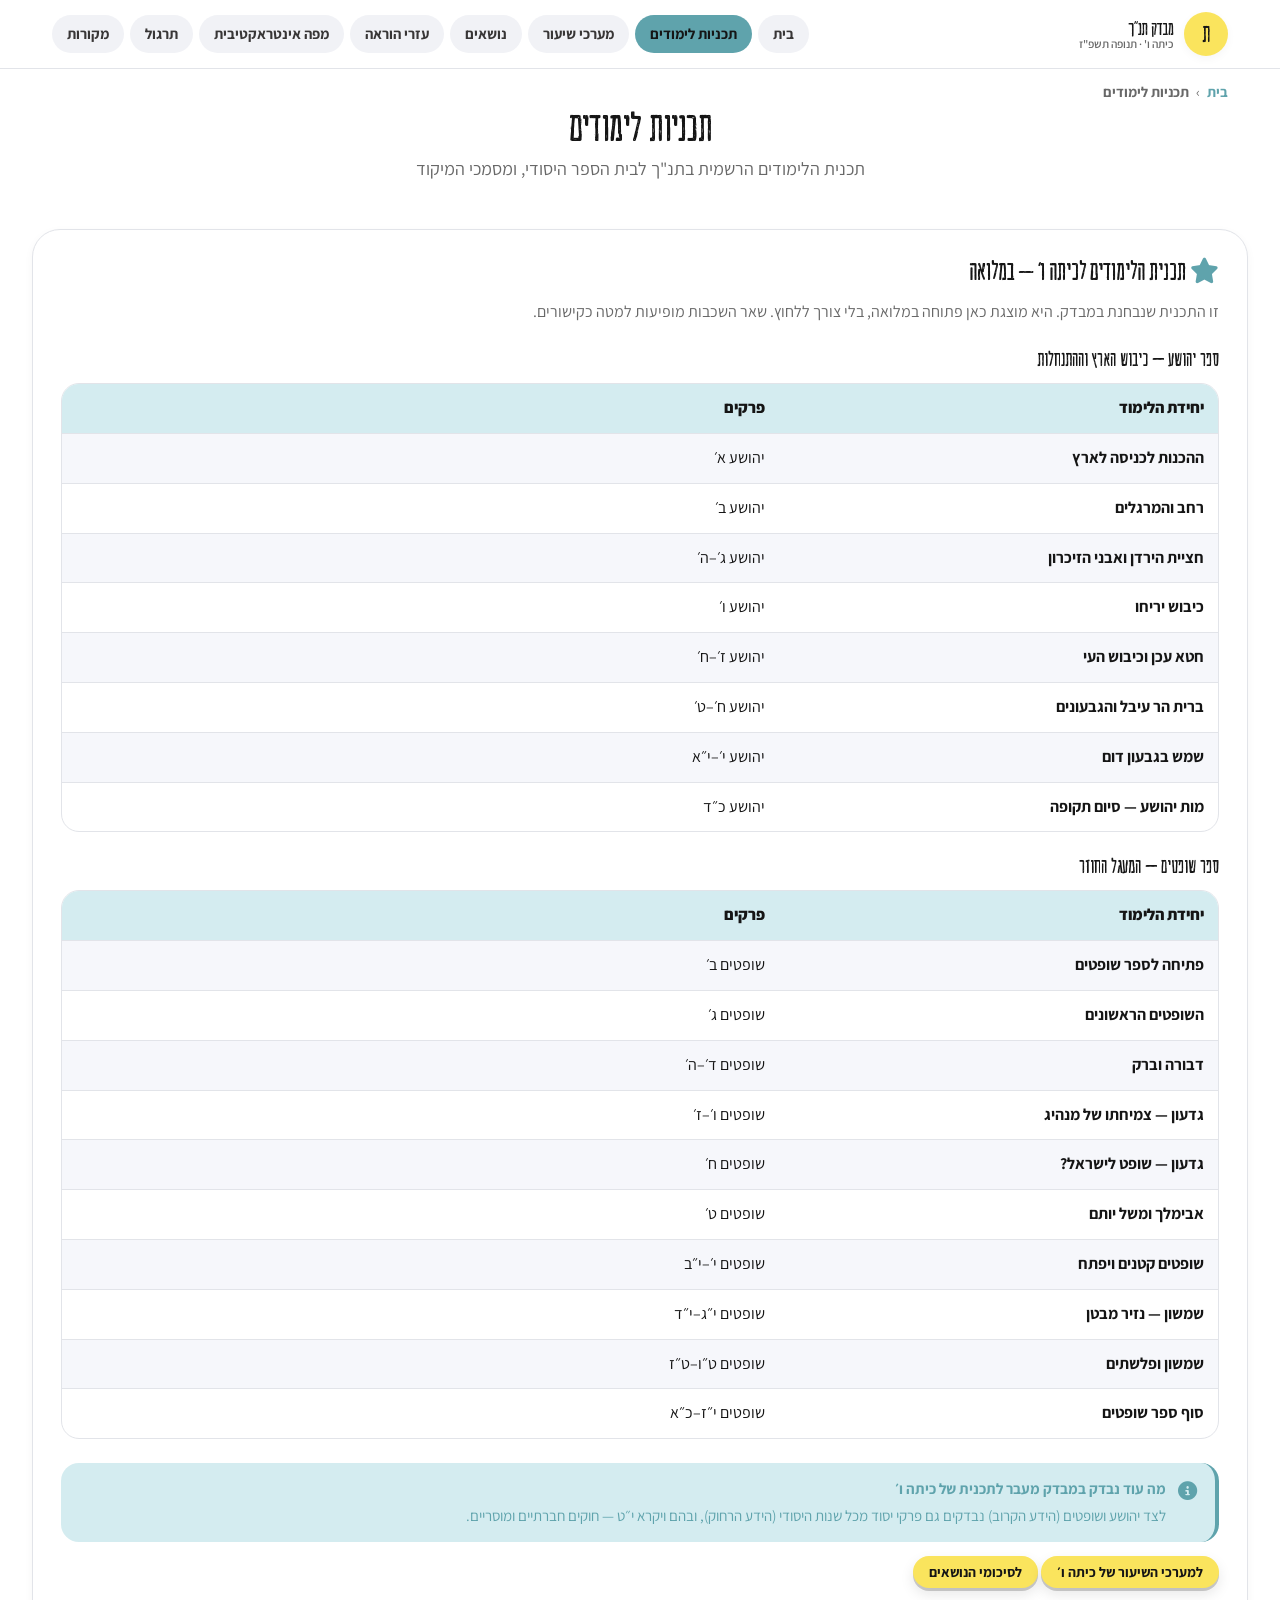
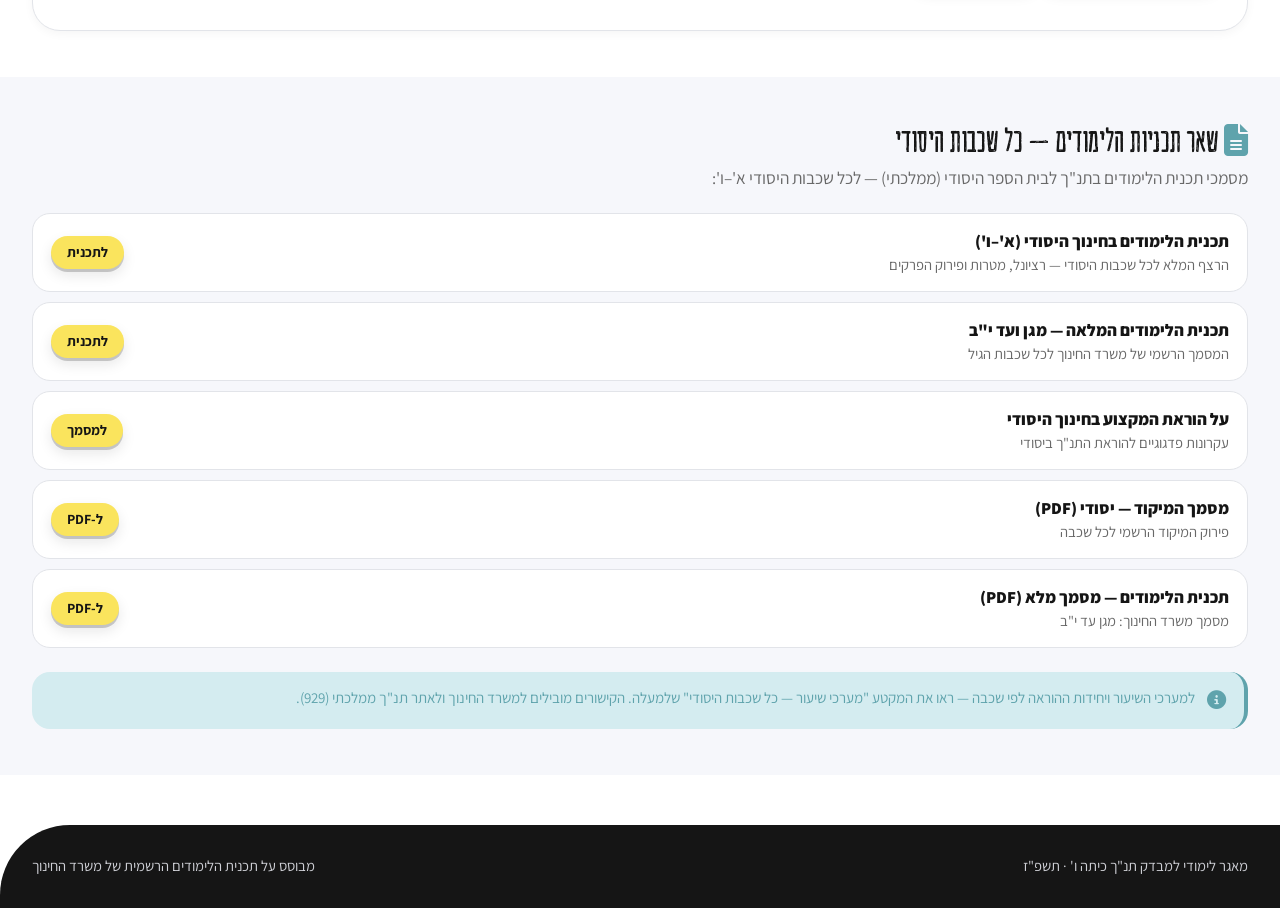
<file: tochniot.html>
<!DOCTYPE html>
<html lang="he" dir="rtl">
<head>
<meta charset="UTF-8">
<meta name="viewport" content="width=device-width, initial-scale=1">
<title>תכניות לימודים – תנ"ך ביסודי</title>
<link href="https://fonts.googleapis.com/css2?family=Assistant:wght@400;500;600;700;800&display=swap" rel="stylesheet">
<link rel="stylesheet" href="https://cdnjs.cloudflare.com/ajax/libs/font-awesome/6.5.0/css/all.min.css">
<link rel="stylesheet" href="psycho-components.css">
<link rel="stylesheet" href="tanakh.css">
</head>
<body>
<header class="site-header">
  <div class="site-header__inner">
    <a class="brand" href="index.html">
      <span class="brand__logo">ת</span>
      <span class="brand__name">מבדק תנ"ך<small>כיתה ו' · תנופה תשפ"ז</small></span>
    </a>
    <nav class="nav">
      <a href="index.html">בית</a>
      <a href="tochniot.html" class="active">תכניות לימודים</a>
      <a href="morim.html">מערכי שיעור</a>
      <a href="nosim.html">נושאים</a>
      <a href="ezrim.html">עזרי הוראה</a>
      <a href="mapa-interaktivit.html">מפה אינטראקטיבית</a>
      <a href="tirgul.html">תרגול</a>
      <a href="mekorot.html">מקורות</a>
    </nav>
  </div>
</header>
<nav class="crumbs" aria-label="פירורי לחם">
  <a href="index.html">בית</a><span>&rsaquo;</span><span class="crumbs__cur">תכניות לימודים</span>
</nav>

<main>
  <div class="page-head page-head--center container">
    <h1 class="page-head__title">תכניות לימודים</h1>
    <p class="page-head__subtitle">תכנית הלימודים הרשמית בתנ"ך לבית הספר היסודי, ומסמכי המיקוד</p>
  </div>


  <section class="section">
    <div class="section__inner">
      <div class="panel">
        <h2><i class="fa-solid fa-star" style="color:var(--color-teal-dark)"></i> תכנית הלימודים לכיתה ו׳ — במלואה</h2>
        <p class="muted">זו התכנית שנבחנת במבדק. היא מוצגת כאן פתוחה במלואה, בלי צורך ללחוץ. שאר השכבות מופיעות למטה כקישורים.</p>

        <h3>ספר יהושע — כיבוש הארץ וההתנחלות</h3>
        <table class="t">
          <tr><th style="width:38%">יחידת הלימוד</th><th>פרקים</th></tr>
          <tr><td><b>ההכנות לכניסה לארץ</b></td><td>יהושע א׳</td></tr>
          <tr><td><b>רחב והמרגלים</b></td><td>יהושע ב׳</td></tr>
          <tr><td><b>חציית הירדן ואבני הזיכרון</b></td><td>יהושע ג׳–ה׳</td></tr>
          <tr><td><b>כיבוש יריחו</b></td><td>יהושע ו׳</td></tr>
          <tr><td><b>חטא עכן וכיבוש העי</b></td><td>יהושע ז׳–ח׳</td></tr>
          <tr><td><b>ברית הר עיבל והגבעונים</b></td><td>יהושע ח׳–ט׳</td></tr>
          <tr><td><b>שמש בגבעון דום</b></td><td>יהושע י׳–י״א</td></tr>
          <tr><td><b>מות יהושע — סיום תקופה</b></td><td>יהושע כ״ד</td></tr>
        </table>

        <h3>ספר שופטים — המעגל החוזר</h3>
        <table class="t">
          <tr><th style="width:38%">יחידת הלימוד</th><th>פרקים</th></tr>
          <tr><td><b>פתיחה לספר שופטים</b></td><td>שופטים ב׳</td></tr>
          <tr><td><b>השופטים הראשונים</b></td><td>שופטים ג׳</td></tr>
          <tr><td><b>דבורה וברק</b></td><td>שופטים ד׳–ה׳</td></tr>
          <tr><td><b>גדעון — צמיחתו של מנהיג</b></td><td>שופטים ו׳–ז׳</td></tr>
          <tr><td><b>גדעון — שופט לישראל?</b></td><td>שופטים ח׳</td></tr>
          <tr><td><b>אבימלך ומשל יותם</b></td><td>שופטים ט׳</td></tr>
          <tr><td><b>שופטים קטנים ויפתח</b></td><td>שופטים י׳–י״ב</td></tr>
          <tr><td><b>שמשון — נזיר מבטן</b></td><td>שופטים י״ג–י״ד</td></tr>
          <tr><td><b>שמשון ופלשתים</b></td><td>שופטים ט״ו–ט״ז</td></tr>
          <tr><td><b>סוף ספר שופטים</b></td><td>שופטים י״ז–כ״א</td></tr>
        </table>

        <div class="alert alert--info mt-m"><span class="alert__icon"><i class="fa-solid fa-circle-info"></i></span><div class="alert__body"><span class="alert__title">מה עוד נבדק במבדק מעבר לתכנית של כיתה ו׳</span>לצד יהושע ושופטים (הידע הקרוב) נבדקים גם פרקי יסוד מכל שנות היסודי (הידע הרחוק), ובהם ויקרא י״ט — חוקים חברתיים ומוסריים.</div></div>

        <p class="mt-s">
          <a class="btn btn--sm" href="morim.html">למערכי השיעור של כיתה ו׳</a>
          <a class="btn btn--sm" href="nosim.html">לסיכומי הנושאים</a>
        </p>
      </div>
    </div>
  </section>

  <section class="section section--soft">
    <div class="section__inner">
      <h2 class="section__title"><i class="fa-solid fa-file-lines" style="color:var(--color-teal-dark)"></i> שאר תכניות הלימודים — כל שכבות היסודי</h2>
      <p class="section__lead">מסמכי תכנית הלימודים בתנ"ך לבית הספר היסודי (ממלכתי) — לכל שכבות היסודי א'–ו':</p>
      <ul class="links">
        <li><div class="meta"><b>תכנית הלימודים בחינוך היסודי (א'–ו')</b><span>הרצף המלא לכל שכבות היסודי — רציונל, מטרות ופירוק הפרקים</span></div><a class="btn btn--sm" target="_blank" rel="noopener" href="https://edu.929.org.il/?page_id=15689">לתכנית</a></li>
        <li><div class="meta"><b>תכנית הלימודים המלאה — מגן ועד י"ב</b><span>המסמך הרשמי של משרד החינוך לכל שכבות הגיל</span></div><a class="btn btn--sm" target="_blank" rel="noopener" href="https://edu.929.org.il/%d7%aa%d7%9b%d7%a0%d7%99%d7%aa-%d7%94%d7%9c%d7%99%d7%9e%d7%95%d7%93%d7%99%d7%9d/">לתכנית</a></li>
        <li><div class="meta"><b>על הוראת המקצוע בחינוך היסודי</b><span>עקרונות פדגוגיים להוראת התנ"ך ביסודי</span></div><a class="btn btn--sm" target="_blank" rel="noopener" href="https://edu.929.org.il/?page_id=27191">למסמך</a></li>
        <li><div class="meta"><b>מסמך המיקוד — יסודי (PDF)</b><span>פירוק המיקוד הרשמי לכל שכבה</span></div><a class="btn btn--sm" target="_blank" rel="noopener" href="https://meyda.education.gov.il/files/Mazkirut_Pedagogit/tanach/tanach2025/MIKUD_TOCHNIT_YESODI.PDF">ל-PDF</a></li>
        <li><div class="meta"><b>תכנית הלימודים — מסמך מלא (PDF)</b><span>מסמך משרד החינוך: מגן עד י"ב</span></div><a class="btn btn--sm" target="_blank" rel="noopener" href="https://meyda.education.gov.il/files/Mazkirut_Pedagogit/tanach/TochnitTashat.pdf">ל-PDF</a></li>
      </ul>
      <div class="alert alert--info mt-m"><span class="alert__icon"><i class="fa-solid fa-circle-info"></i></span><div class="alert__body">למערכי השיעור ויחידות ההוראה לפי שכבה — ראו את המקטע "מערכי שיעור — כל שכבות היסודי" שלמעלה. הקישורים מובילים למשרד החינוך ולאתר תנ"ך ממלכתי (929).</div></div>
    </div>
  </section>
</main>

<footer class="foot">
  <div class="foot__inner">
    <div>מאגר לימודי למבדק תנ"ך כיתה ו' · תשפ"ז</div>
    <div>מבוסס על תכנית הלימודים הרשמית של משרד החינוך</div>
  </div>
</footer>
<script src="site.js" defer></script>
</body>
</html>
</file>
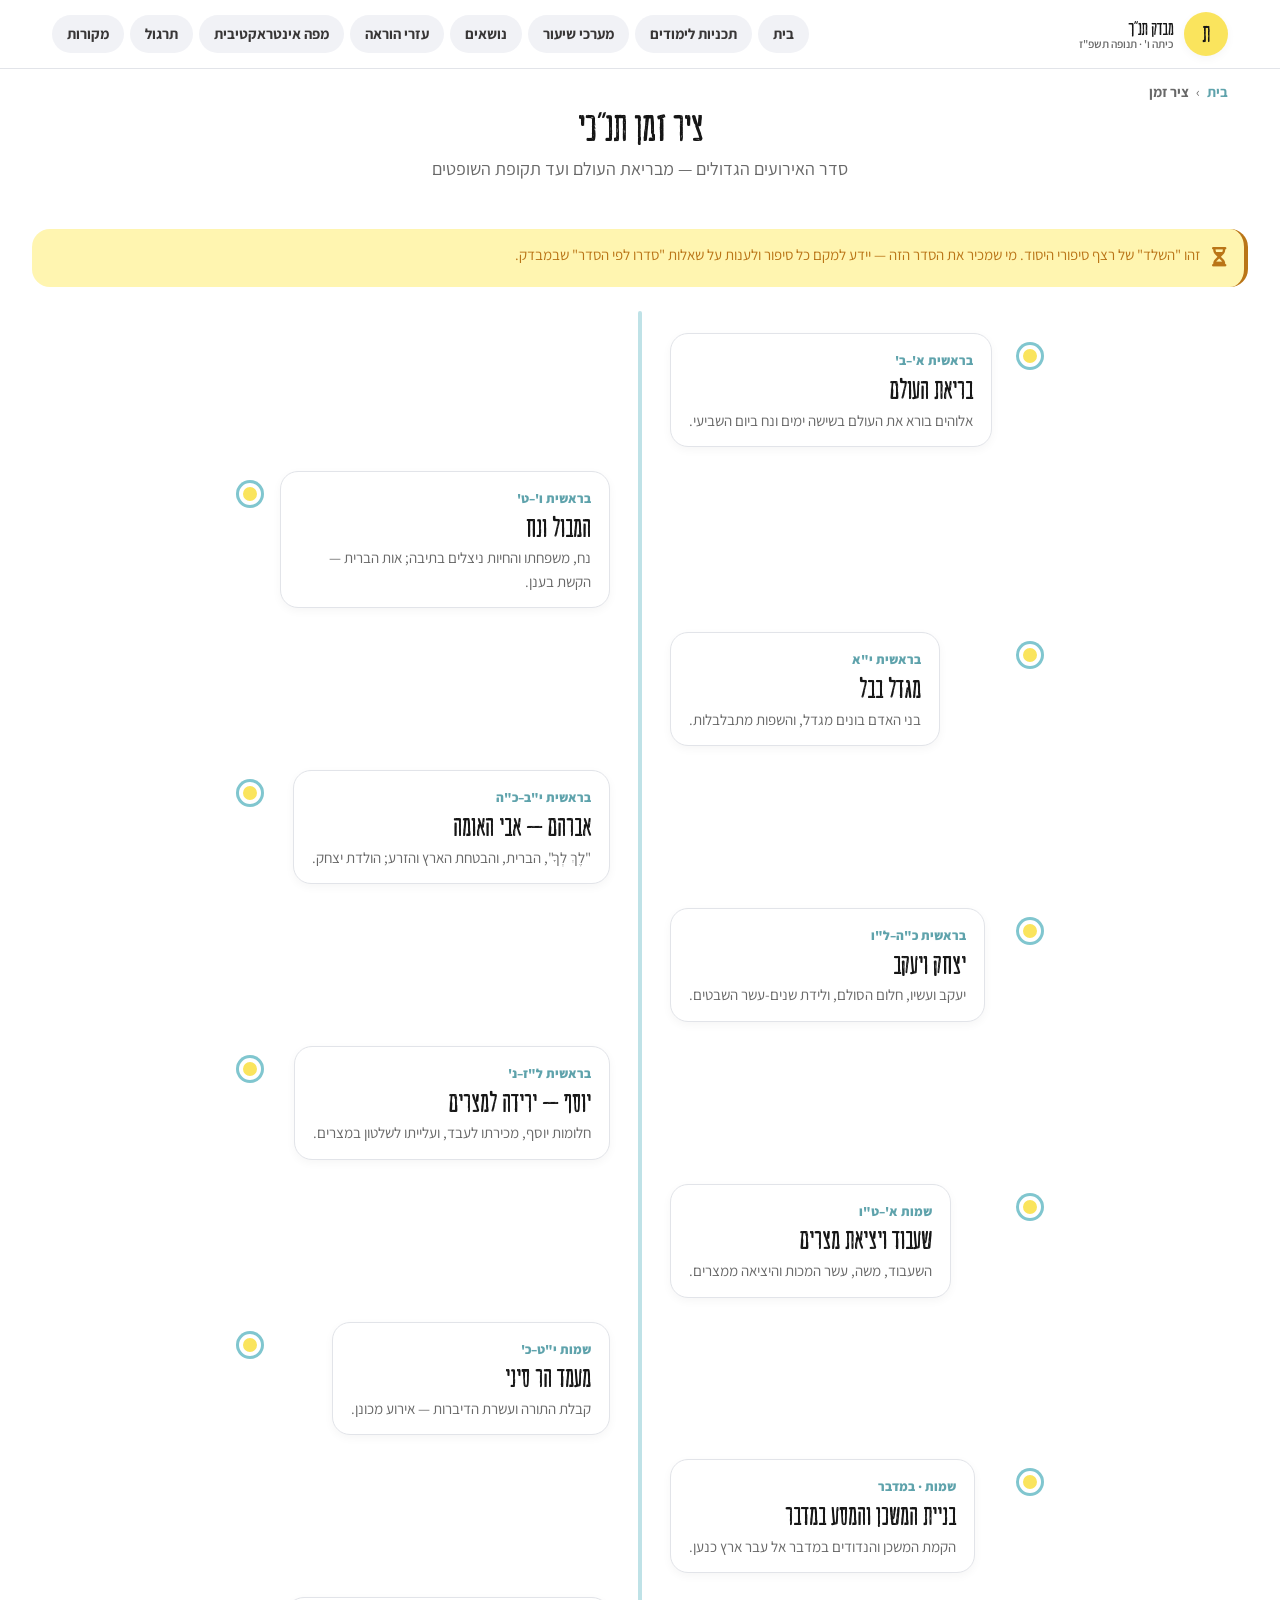
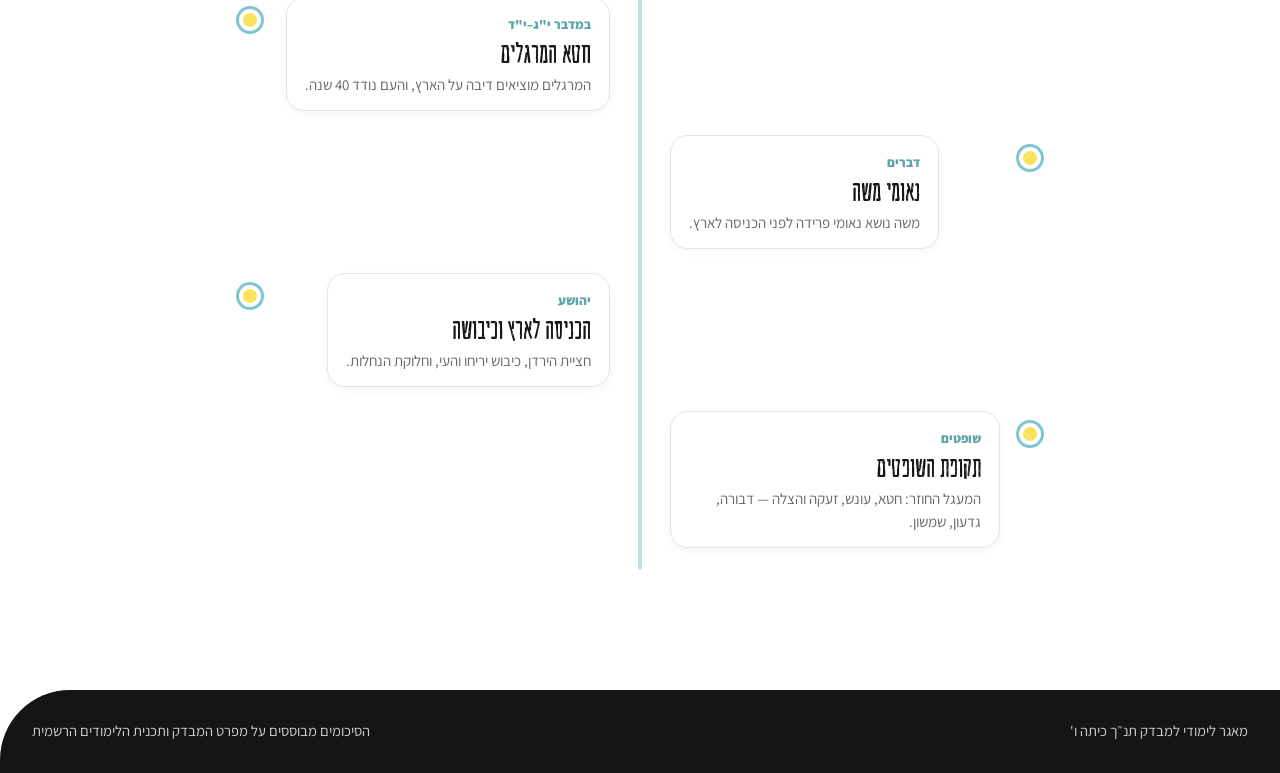
<file: zman.html>
<!DOCTYPE html>
<html lang="he" dir="rtl">
<head>
<meta charset="UTF-8">
<meta name="viewport" content="width=device-width, initial-scale=1">
<title>ציר זמן תנ"כי – מהבריאה עד השופטים</title>
<link href="https://fonts.googleapis.com/css2?family=Assistant:wght@400;500;600;700;800&display=swap" rel="stylesheet">
<link rel="stylesheet" href="https://cdnjs.cloudflare.com/ajax/libs/font-awesome/6.5.0/css/all.min.css">
<link rel="stylesheet" href="psycho-components.css">
<link rel="stylesheet" href="tanakh.css">
</head>
<body>
<header class="site-header">
  <div class="site-header__inner">
    <a class="brand" href="index.html">
      <span class="brand__logo">ת</span>
      <span class="brand__name">מבדק תנ"ך<small>כיתה ו' · תנופה תשפ"ז</small></span>
    </a>
    <nav class="nav">
      <a href="index.html">בית</a>
      <a href="tochniot.html">תכניות לימודים</a>
      <a href="morim.html">מערכי שיעור</a>
      <a href="nosim.html">נושאים</a>
      <a href="ezrim.html">עזרי הוראה</a>
      <a href="mapa-interaktivit.html">מפה אינטראקטיבית</a>
      <a href="tirgul.html">תרגול</a>
      <a href="mekorot.html">מקורות</a>
    </nav>
  </div>
</header>
<nav class="crumbs" aria-label="פירורי לחם">
  <a href="index.html">בית</a><span>›</span><span class="crumbs__cur">ציר זמן</span>
</nav>


<main>
  <div class="page-head page-head--center container">
    <h1 class="page-head__title">ציר זמן תנ"כי</h1>
    <p class="page-head__subtitle">סדר האירועים הגדולים — מבריאת העולם ועד תקופת השופטים</p>
  </div>

  <section class="section">
    <div class="section__inner">
      <div class="alert alert--warning"><span class="alert__icon"><i class="fa-solid fa-hourglass-half"></i></span><div class="alert__body">זהו "השלד" של רצף סיפורי היסוד. מי שמכיר את הסדר הזה — יידע למקם כל סיפור ולענות על שאלות "סדרו לפי הסדר" שבמבדק.</div></div>

      <div class="timeline">
        <div class="tl-item"><span class="dot"></span><div class="tl-card"><span class="src">בראשית א'–ב'</span><b>בריאת העולם</b><p>אלוהים בורא את העולם בשישה ימים ונח ביום השביעי.</p></div></div>
        <div class="tl-item"><span class="dot"></span><div class="tl-card"><span class="src">בראשית ו'–ט'</span><b>המבול ונח</b><p>נח, משפחתו והחיות ניצלים בתיבה; אות הברית — הקשת בענן.</p></div></div>
        <div class="tl-item"><span class="dot"></span><div class="tl-card"><span class="src">בראשית י"א</span><b>מגדל בבל</b><p>בני האדם בונים מגדל, והשפות מתבלבלות.</p></div></div>
        <div class="tl-item"><span class="dot"></span><div class="tl-card"><span class="src">בראשית י"ב–כ"ה</span><b>אברהם — אבי האומה</b><p>"לֶךְ לְךָ", הברית, והבטחת הארץ והזרע; הולדת יצחק.</p></div></div>
        <div class="tl-item"><span class="dot"></span><div class="tl-card"><span class="src">בראשית כ"ה–ל"ו</span><b>יצחק ויעקב</b><p>יעקב ועשיו, חלום הסולם, ולידת שנים-עשר השבטים.</p></div></div>
        <div class="tl-item"><span class="dot"></span><div class="tl-card"><span class="src">בראשית ל"ז–נ'</span><b>יוסף — ירידה למצרים</b><p>חלומות יוסף, מכירתו לעבד, ועלייתו לשלטון במצרים.</p></div></div>
        <div class="tl-item"><span class="dot"></span><div class="tl-card"><span class="src">שמות א'–ט"ו</span><b>שעבוד ויציאת מצרים</b><p>השעבוד, משה, עשר המכות והיציאה ממצרים.</p></div></div>
        <div class="tl-item"><span class="dot"></span><div class="tl-card"><span class="src">שמות י"ט–כ'</span><b>מעמד הר סיני</b><p>קבלת התורה ועשרת הדיברות — אירוע מכונן.</p></div></div>
        <div class="tl-item"><span class="dot"></span><div class="tl-card"><span class="src">שמות · במדבר</span><b>בניית המשכן והמסע במדבר</b><p>הקמת המשכן והנדודים במדבר אל עבר ארץ כנען.</p></div></div>
        <div class="tl-item"><span class="dot"></span><div class="tl-card"><span class="src">במדבר י"ג–י"ד</span><b>חטא המרגלים</b><p>המרגלים מוציאים דיבה על הארץ, והעם נודד 40 שנה.</p></div></div>
        <div class="tl-item"><span class="dot"></span><div class="tl-card"><span class="src">דברים</span><b>נאומי משה</b><p>משה נושא נאומי פרידה לפני הכניסה לארץ.</p></div></div>
        <div class="tl-item"><span class="dot"></span><div class="tl-card"><span class="src">יהושע</span><b>הכניסה לארץ וכיבושה</b><p>חציית הירדן, כיבוש יריחו והעי, וחלוקת הנחלות.</p></div></div>
        <div class="tl-item"><span class="dot"></span><div class="tl-card"><span class="src">שופטים</span><b>תקופת השופטים</b><p>המעגל החוזר: חטא, עונש, זעקה והצלה — דבורה, גדעון, שמשון.</p></div></div>
      </div>
    </div>
  </section>
</main>

<footer class="foot">
  <div class="foot__inner">
    <div>מאגר לימודי למבדק תנ״ך כיתה ו'</div>
    <div>הסיכומים מבוססים על מפרט המבדק ותכנית הלימודים הרשמית</div>
  </div>
</footer>
<script src="site.js" defer></script>
</body>
</html>
</file>
<file: psycho-components.css>
/* =============================================================
   ספריית קומפוננטות פסיכו - גרסה לשלומי
   ============================================================= */
/*
   קובץ זה מכיל 23 קומפוננטות UI מסוננטות מאתר פסיכו הקיים,
   מנוקות ומוכנות לשימוש. דרור לשלומי לבנייה מחדש.

   מבנה:
   1. Tokens (משתני CSS)
   2. Reset קל
   3. קומפוננטות

   קונבנציה: BEM פשוט - .block, .block--modifier, .block__element

   שימוש:
   - לכלול בראש האתר: <link rel="stylesheet" href="psycho-components.css">
   - לדרוש את הפונטים Assistant (מ-Google Fonts) ו-buDrakonit (מקומי, מ-buDrakonit2.1-Web)
   - לדרוש Font Awesome 6 לאייקונים (אופציונלי)

   תאריך: 26.5.2026
   ============================================================= */


/* =============================================================
   1. TOKENS
   ============================================================= */

:root {
    /* פלטה - צבעי מותג */
    --color-teal:        #80c6cf;
    --color-teal-dark:   #5fa3ac;
    --color-teal-bg:     #d4ecf0;

    --color-mint:        #a4e9d6;
    --color-mint-dark:   #80c6d0;
    --color-mint-soft:   #d6f6e8;

    --color-yellow:      #fae45d;
    --color-yellow-light:#fff5b0;

    --color-blue:        #a6deed;
    --color-blue-light:  #d6effa;

    --color-purple:      #b9bafb;
    --color-purple-soft: #e3e3fd;

    --color-pink:        #f7a5b8;

    /* טקסט */
    --color-ink:         #151515;
    --color-ink-soft:    #383636;
    --color-muted:       #686868;

    /* רקעים ומשטחים */
    --color-bg:          #ffffff;
    --color-bg-soft:     #f6f7fb;
    --color-line:        #e2e4e9;
    --color-chip-bg:     #f1f2f6;
    --color-chip-hover:  #e6e8ef;

    /* סמנטיים */
    --color-success:     #4a9d68;
    --color-success-bg:  #e6f5ec;
    --color-error:       #d64545;
    --color-error-bg:    #fbe9e9;
    --color-warning:     #ba7517;
    --color-warning-bg:  #fff5b0;
    --color-info:        #5fa3ac;
    --color-info-bg:     #d4ecf0;

    /* רדיוסים */
    --radius-sm:    8px;
    --radius-md:    18px;  /* ברירת מחדל לכרטיסים, חלקים */
    --radius-lg:    28px;  /* כרטיסים גדולים */
    --radius-xl:    70px;  /* פינות סקציות */
    --radius-pill:  999px; /* כפתורים, גלולות */

    /* צללים */
    --shadow-sm:   0 3px 10px rgba(0,0,0,0.04);
    --shadow-md:   0 6px 24px rgba(0,0,0,0.06);
    --shadow-lg:   0 20px 60px rgba(0,0,0,0.10);

    /* גופנים */
    --font-sans:    'Assistant', system-ui, -apple-system, 'Segoe UI', sans-serif;
    --font-display: 'buDrakonit', 'Assistant', system-ui, sans-serif;

    /* פריסה */
    --container:   1240px;
    --section-px:  16px;

    /* אנימציה */
    --transition-fast: 0.15s ease;
    --transition:      0.25s ease;
}

@media (min-width: 1200px) {
    :root { --section-px: 32px; }
}


/* =============================================================
   2. RESET קל
   ============================================================= */

*, *::before, *::after { box-sizing: border-box; }

body {
    font-family: var(--font-sans);
    font-size: 16px;
    line-height: 1.55;
    color: var(--color-ink);
    background: var(--color-bg);
    -webkit-font-smoothing: antialiased;
    margin: 0;
}

h1, h2, h3, h4, h5, h6 {
    font-family: var(--font-display);
    margin: 0 0 0.5em;
    line-height: 1.1;
    font-weight: 700;
}

a { color: inherit; text-decoration: none; }
img, video, svg { max-width: 100%; height: auto; display: block; }
button { font: inherit; cursor: pointer; }


/* =============================================================
   3. COMPONENTS
   ============================================================= */


/* -------------------------------------------------------------
   3.1 Button
   ------------------------------------------------------------- */
/*
   כפתור פעולה בצורת גלולה. ברירת מחדל: צהוב.
   Modifiers:
   - .btn--primary | .btn--yellow | .btn--dark | .btn--mint | .btn--teal | .btn--purple | .btn--ghost
   - .btn--sm | .btn--lg
   - .btn--bordered (border שחור)
   - .btn--full (רוחב מלא)
   - .btn--icon-trailing (אייקון בסוף במקום בהתחלה)
   States: :hover, :disabled, .btn--loading, .btn--pulse, .btn--in-cart
*/
.btn {
    display: inline-flex;
    align-items: center;
    justify-content: center;
    gap: 8px;
    padding: 12px 22px;
    font-family: inherit;
    font-size: 1rem;
    font-weight: 700;
    line-height: 1.2;
    color: var(--color-ink);
    background: var(--color-yellow);
    border: 0;
    border-radius: var(--radius-pill);
    cursor: pointer;
    transition: transform var(--transition-fast),
                box-shadow var(--transition-fast),
                background var(--transition-fast);
    text-decoration: none;
    white-space: nowrap;
}
.btn:hover { transform: translateY(-2px); box-shadow: var(--shadow-md); }
.btn:active { transform: translateY(0); }
.btn:disabled,
.btn[disabled] { opacity: 0.5; cursor: not-allowed; transform: none; box-shadow: none; }

.btn--primary,
.btn--teal     { background: var(--color-teal);   color: var(--color-ink); }
.btn--yellow   { background: var(--color-yellow); color: var(--color-ink); }
.btn--mint     { background: var(--color-mint);   color: var(--color-ink); }
.btn--purple   { background: var(--color-purple); color: var(--color-ink); }
.btn--dark     { background: var(--color-ink);    color: var(--color-yellow); }
.btn--ghost    { background: transparent;         color: var(--color-ink); border: 1.5px solid var(--color-line); }
.btn--bordered { border: 2px solid var(--color-ink); }

.btn--sm  { padding: 8px 16px; font-size: 0.875rem; }
.btn--lg  { padding: 16px 32px; font-size: 1.125rem; }
.btn--full{ width: 100%; }

.btn--icon-trailing { flex-direction: row-reverse; }

.btn--loading {
    pointer-events: none;
    color: transparent;
    position: relative;
}
.btn--loading::after {
    content: '';
    position: absolute;
    width: 18px; height: 18px;
    border: 2px solid currentColor;
    border-top-color: transparent;
    border-radius: 50%;
    animation: btn-spin 0.7s linear infinite;
    color: var(--color-ink);
}
@keyframes btn-spin { to { transform: rotate(360deg); } }

.btn--pulse { animation: btn-pulse 1.4s ease-in-out infinite; }
@keyframes btn-pulse {
    0%, 100% { box-shadow: 0 0 0 0 rgba(128,198,207,0.4); }
    50%      { box-shadow: 0 0 0 12px rgba(128,198,207,0); }
}

.btn--in-cart { background: var(--color-mint-dark); color: var(--color-ink); }


/* -------------------------------------------------------------
   3.2 Pill / Tag
   ------------------------------------------------------------- */
/*
   תווית קטנה בצורת גלולה לסטטוס/קטגוריה/מספור.
   Modifiers (variants):
   - .pill--success | .pill--warning | .pill--error | .pill--info | .pill--accent | .pill--dashed
   - .pill--xs | .pill--sm | .pill--md
*/
.pill {
    display: inline-flex;
    align-items: center;
    gap: 4px;
    padding: 4px 10px;
    font-size: 0.75rem;
    font-weight: 700;
    color: var(--color-ink);
    background: var(--color-chip-bg);
    border-radius: var(--radius-pill);
    border: 1.5px solid transparent;
    line-height: 1.2;
}
.pill--success { background: var(--color-success-bg); color: var(--color-success); }
.pill--warning { background: var(--color-warning-bg); color: var(--color-warning); }
.pill--error   { background: var(--color-error-bg);   color: var(--color-error); }
.pill--info    { background: var(--color-info-bg);    color: var(--color-info); }
.pill--accent  { background: var(--color-yellow);     color: var(--color-ink); }
.pill--dashed  { background: transparent; border-style: dashed; border-color: var(--color-line); color: var(--color-muted); }

.pill--xs { padding: 2px 8px;  font-size: 0.6875rem; }
.pill--sm { padding: 4px 10px; font-size: 0.75rem; }
.pill--md { padding: 6px 14px; font-size: 0.875rem; }


/* -------------------------------------------------------------
   3.3 Crumbs (Breadcrumbs)
   ------------------------------------------------------------- */
/*
   שורת ניווט עם קישורים מופרדים בחץ. הפריט האחרון מודגש.
*/
.crumbs {
    display: flex;
    flex-wrap: wrap;
    align-items: center;
    gap: 8px;
    font-size: 0.875rem;
    color: var(--color-muted);
    padding: 12px 0;
    list-style: none;
    margin: 0;
}
.crumbs__item { display: inline-flex; align-items: center; gap: 8px; }
.crumbs__item:not(:last-child)::after {
    content: '›';
    color: var(--color-muted);
    font-size: 1rem;
}
.crumbs__link {
    color: var(--color-muted);
    transition: color var(--transition-fast);
}
.crumbs__link:hover { color: var(--color-teal); }
.crumbs__current { color: var(--color-ink); font-weight: 700; }


/* -------------------------------------------------------------
   3.4 FormField
   ------------------------------------------------------------- */
/*
   זוג label+input אנכי עם hint וסימן חובה.
   - .form-field__required מציג כוכבית
   - .form-field--readonly: שדה לקריאה בלבד
   - .form-field--error: מצב שגיאה
*/
.form-field {
    display: flex;
    flex-direction: column;
    gap: 6px;
    margin-bottom: 16px;
}
.form-field__label {
    font-size: 0.875rem;
    font-weight: 700;
    color: var(--color-ink-soft);
}
.form-field__required { color: var(--color-error); margin-inline-start: 4px; }
.form-field__input {
    height: 48px;
    padding: 0 16px;
    font-family: inherit;
    font-size: 1rem;
    color: var(--color-ink);
    background: var(--color-bg);
    border: 1.5px solid var(--color-line);
    border-radius: var(--radius-sm);
    transition: border-color var(--transition-fast);
}
.form-field__input:focus {
    outline: none;
    border-color: var(--color-teal);
    box-shadow: 0 0 0 3px var(--color-teal-bg);
}
.form-field__hint { font-size: 0.8125rem; color: var(--color-muted); }
.form-field__error { font-size: 0.8125rem; color: var(--color-error); }

.form-field--error .form-field__input { border-color: var(--color-error); }
.form-field--readonly .form-field__input {
    background: var(--color-bg-soft);
    border-color: transparent;
    cursor: default;
}

textarea.form-field__input { height: auto; padding: 12px 16px; min-height: 100px; resize: vertical; }


/* -------------------------------------------------------------
   3.5 IconButton (כפתור עגול עם אייקון)
   ------------------------------------------------------------- */
/*
   כפתור עגול 40-72px. Modifiers:
   - .icon-btn--sm (32px) | .icon-btn--lg (56px) | .icon-btn--xl (72px)
   - .icon-btn--outlined | .icon-btn--filled | .icon-btn--overlay (חצי שקוף)
   - .icon-btn--pulsing
*/
.icon-btn {
    display: inline-flex;
    align-items: center;
    justify-content: center;
    width: 40px;
    height: 40px;
    padding: 0;
    border: 0;
    border-radius: 50%;
    background: transparent;
    color: var(--color-ink);
    cursor: pointer;
    transition: background var(--transition-fast), transform var(--transition-fast);
    font-size: 1.1rem;
}
.icon-btn:hover { background: var(--color-bg-soft); transform: scale(1.05); }
.icon-btn--sm  { width: 32px; height: 32px; font-size: 0.95rem; }
.icon-btn--lg  { width: 56px; height: 56px; font-size: 1.3rem; }
.icon-btn--xl  { width: 72px; height: 72px; font-size: 1.6rem; }
.icon-btn--outlined { border: 1.5px solid var(--color-line); }
.icon-btn--filled   { background: var(--color-bg-soft); }
.icon-btn--overlay  {
    background: rgba(255,255,255,0.85);
    backdrop-filter: blur(4px);
}
.icon-btn--pulsing { animation: icon-btn-pulse 1.4s ease-in-out infinite; }
@keyframes icon-btn-pulse {
    0%, 100% { box-shadow: 0 0 0 0 rgba(128,198,207,0.4); }
    50%      { box-shadow: 0 0 0 10px rgba(128,198,207,0); }
}


/* -------------------------------------------------------------
   3.6 Modal / Drawer
   ------------------------------------------------------------- */
/*
   מעטפת fixed מעל overlay. וריאציות:
   - .modal--center (ברירת מחדל) | .modal--drawer-start | .modal--drawer-end
   - .modal--sm | .modal--md | .modal--lg
*/
.modal-overlay {
    position: fixed;
    inset: 0;
    background: rgba(0,0,0,0.45);
    display: flex;
    align-items: center;
    justify-content: center;
    z-index: 100;
    animation: modal-fade-in 0.2s ease-out;
}
@keyframes modal-fade-in { from { opacity: 0; } to { opacity: 1; } }

.modal {
    background: var(--color-bg);
    border-radius: var(--radius-lg);
    box-shadow: var(--shadow-lg);
    width: 90%;
    max-width: 480px;
    max-height: 85vh;
    display: flex;
    flex-direction: column;
    animation: modal-slide-in 0.25s ease-out;
}
@keyframes modal-slide-in {
    from { opacity: 0; transform: translateY(10px); }
    to   { opacity: 1; transform: translateY(0); }
}

.modal--sm { max-width: 360px; }
.modal--md { max-width: 480px; }
.modal--lg { max-width: 720px; }

.modal--drawer-start,
.modal--drawer-end {
    max-width: 380px;
    width: 380px;
    max-height: 100vh;
    height: 100vh;
    border-radius: 0;
    margin: 0;
}
.modal--drawer-start { margin-inline-end: auto; border-end-end-radius: var(--radius-lg); border-start-end-radius: var(--radius-lg); }
.modal--drawer-end   { margin-inline-start: auto; border-end-start-radius: var(--radius-lg); border-start-start-radius: var(--radius-lg); }

.modal__header {
    padding: 20px 24px 12px;
    border-bottom: 1px solid var(--color-line);
    display: flex;
    align-items: center;
    gap: 12px;
}
.modal__title { font-family: var(--font-display); font-size: 1.4rem; margin: 0; flex: 1; }
.modal__close { margin-inline-start: auto; }

.modal__body {
    padding: 20px 24px;
    overflow-y: auto;
    flex: 1;
}
.modal__footer {
    padding: 16px 24px;
    border-top: 1px solid var(--color-line);
    display: flex;
    gap: 12px;
    justify-content: flex-end;
}


/* -------------------------------------------------------------
   3.7 Alert
   ------------------------------------------------------------- */
/*
   תיבת הודעה צבעונית. Modifiers:
   - .alert--success | .alert--error | .alert--warning | .alert--info
*/
.alert {
    display: flex;
    align-items: flex-start;
    gap: 12px;
    padding: 14px 18px;
    border-radius: var(--radius-md);
    border-inline-start: 4px solid var(--color-info);
    background: var(--color-info-bg);
    color: var(--color-ink);
    font-size: 0.9375rem;
}
.alert__icon { flex: 0 0 auto; font-size: 1.2rem; }
.alert__body { flex: 1; }
.alert__title { font-weight: 700; margin-bottom: 4px; display: block; }

.alert--success { background: var(--color-success-bg); border-inline-start-color: var(--color-success); color: var(--color-success); }
.alert--error   { background: var(--color-error-bg);   border-inline-start-color: var(--color-error);   color: var(--color-error); }
.alert--warning { background: var(--color-warning-bg); border-inline-start-color: var(--color-warning); color: var(--color-warning); }
.alert--info    { background: var(--color-info-bg);    border-inline-start-color: var(--color-info);    color: var(--color-info); }


/* -------------------------------------------------------------
   3.8 KpiTile
   ------------------------------------------------------------- */
/*
   תיבה עם תווית קטנה ומספר גדול. Modifiers:
   - .kpi--accent-teal | .kpi--accent-mint | .kpi--accent-yellow | .kpi--accent-purple
*/
.kpi {
    background: var(--color-bg);
    padding: 20px 22px;
    border-radius: var(--radius-md);
    box-shadow: var(--shadow-sm);
    border-inline-end: 4px solid var(--color-teal);
    text-align: start;
}
.kpi__label {
    font-size: 0.8125rem;
    color: var(--color-muted);
    margin-bottom: 6px;
    text-transform: uppercase;
    letter-spacing: 0.4px;
}
.kpi__value {
    font-family: var(--font-display);
    font-size: 2rem;
    font-weight: 700;
    color: var(--color-ink);
    line-height: 1.1;
}
.kpi__unit { font-size: 1rem; color: var(--color-muted); font-weight: 400; margin-inline-start: 4px; }
.kpi__sub { font-size: 0.8125rem; color: var(--color-muted); margin-top: 4px; }

.kpi--accent-teal   { border-inline-end-color: var(--color-teal); }
.kpi--accent-mint   { border-inline-end-color: var(--color-mint); }
.kpi--accent-yellow { border-inline-end-color: var(--color-yellow); }
.kpi--accent-purple { border-inline-end-color: var(--color-purple); }


/* -------------------------------------------------------------
   3.9 ProgressBar
   ------------------------------------------------------------- */
/*
   אינדיקטור התקדמות אופקי.
   .progress--stepped: שלבים בדידים | .progress--zoned: אזורים סמנטיים
   .progress--warn | .progress--danger: שינוי צבע
*/
.progress {
    width: 100%;
    height: 8px;
    background: var(--color-chip-bg);
    border-radius: var(--radius-pill);
    overflow: hidden;
    position: relative;
}
.progress__fill {
    height: 100%;
    background: var(--color-teal);
    border-radius: var(--radius-pill);
    transition: width 0.3s ease;
}
.progress--warn   .progress__fill { background: var(--color-warning); }
.progress--danger .progress__fill { background: var(--color-error); }
.progress--success .progress__fill { background: var(--color-success); }

.progress--stepped {
    display: flex;
    gap: 4px;
    background: transparent;
    height: 8px;
}
.progress--stepped .progress__step {
    flex: 1;
    background: var(--color-chip-bg);
    border-radius: var(--radius-pill);
    transition: background 0.2s;
}
.progress--stepped .progress__step.is-done   { background: var(--color-mint); }
.progress--stepped .progress__step.is-active { background: var(--color-teal); }

.progress__label {
    margin-top: 6px;
    font-size: 0.8125rem;
    color: var(--color-muted);
    display: flex;
    justify-content: space-between;
}


/* -------------------------------------------------------------
   3.10 Accordion
   ------------------------------------------------------------- */
/*
   סקציה מתקפלת מבוסס <details>.
   .accordion--numbered: מציג מספור עיגול
*/
.accordion {
    border-bottom: 1px solid var(--color-line);
}
.accordion__summary {
    padding: 16px 0;
    font-weight: 700;
    font-size: 1.0625rem;
    cursor: pointer;
    display: flex;
    align-items: center;
    gap: 12px;
    list-style: none;
    position: relative;
}
.accordion__summary::-webkit-details-marker { display: none; }
.accordion__summary::after {
    content: '\f078'; /* chevron-down (Font Awesome) */
    font-family: 'Font Awesome 6 Free';
    font-weight: 900;
    margin-inline-start: auto;
    transition: transform 0.2s;
    color: var(--color-muted);
}
.accordion[open] .accordion__summary::after { transform: rotate(180deg); }
.accordion__body {
    padding: 0 0 16px;
    color: var(--color-ink-soft);
    line-height: 1.7;
}
.accordion--numbered .accordion__summary::before {
    content: counter(accordion);
    counter-increment: accordion;
    width: 32px; height: 32px;
    background: var(--color-yellow);
    color: var(--color-ink);
    border-radius: 50%;
    display: inline-flex;
    align-items: center;
    justify-content: center;
    font-weight: 800;
    font-size: 0.9375rem;
}
.accordion-group { counter-reset: accordion; }


/* -------------------------------------------------------------
   3.11 PageHead
   ------------------------------------------------------------- */
/*
   כותרת עמוד פנימי - h1 גדול עם subtitle ופילטרים אופציונליים.
   .page-head--start: יישור לימין (ברירת מחדל) | .page-head--center: יישור למרכז
*/
.page-head {
    padding: 32px 0 24px;
    text-align: start;
}
.page-head--center { text-align: center; }

.page-head__title {
    font-family: var(--font-display);
    font-size: 2.5rem;
    margin: 0 0 8px;
}
.page-head__subtitle {
    font-size: 1.125rem;
    color: var(--color-muted);
    margin: 0;
    max-width: 70ch;
}
.page-head--center .page-head__subtitle { margin: 0 auto; }
.page-head__filters {
    margin-top: 20px;
    display: flex;
    flex-wrap: wrap;
    gap: 8px;
}
.page-head--center .page-head__filters { justify-content: center; }


/* -------------------------------------------------------------
   3.12 Badge (מספר/אינדיקטור קטן)
   ------------------------------------------------------------- */
/*
   תווית קטנטנה למספר התראות/כמות. Modifiers:
   - .badge--success | .badge--info | .badge--accent
*/
.badge {
    display: inline-flex;
    align-items: center;
    justify-content: center;
    min-width: 18px;
    height: 18px;
    padding: 0 5px;
    background: var(--color-teal);
    color: var(--color-ink);
    font-size: 0.6875rem;
    font-weight: 800;
    border-radius: 999px;
    line-height: 1;
}
.badge--success { background: var(--color-success); color: #fff; }
.badge--error   { background: var(--color-error);   color: #fff; }
.badge--info    { background: var(--color-info);    color: #fff; }
.badge--accent  { background: var(--color-yellow);  color: var(--color-ink); }


/* -------------------------------------------------------------
   3.13 FilterTabs / ChipGroup
   ------------------------------------------------------------- */
/*
   שורת טאבים/צ'יפים לסינון. הפעיל מודגש.
   .filter-tabs--underline: וריאציה עם קו תחתון במקום צבע מילוי
*/
.filter-tabs {
    display: flex;
    flex-wrap: wrap;
    gap: 8px;
    padding: 0;
    margin: 0;
    list-style: none;
}
.filter-tabs__tab {
    padding: 8px 16px;
    background: var(--color-chip-bg);
    color: var(--color-ink-soft);
    border: 0;
    border-radius: var(--radius-pill);
    font-size: 0.875rem;
    font-weight: 700;
    cursor: pointer;
    transition: background var(--transition-fast), color var(--transition-fast);
}
.filter-tabs__tab:hover { background: var(--color-chip-hover); }
.filter-tabs__tab.is-active {
    background: var(--color-yellow);
    color: var(--color-ink);
}

.filter-tabs--underline .filter-tabs__tab {
    background: transparent;
    border-radius: 0;
    border-bottom: 2px solid transparent;
    padding: 8px 4px;
}
.filter-tabs--underline .filter-tabs__tab.is-active {
    background: transparent;
    border-bottom-color: var(--color-teal);
    color: var(--color-teal-dark);
}


/* -------------------------------------------------------------
   3.14 ProductCard
   ------------------------------------------------------------- */
/*
   כרטיס מוצר עם תמונה, כותרת, דירוג, מחיר, כפתור.
   Modifiers: .product-card--carousel (גרדיאנט רקע במקום bg-soft)
*/
.product-card {
    background: var(--color-bg);
    border: 1px solid var(--color-line);
    border-radius: var(--radius-lg);
    padding: 16px;
    display: flex;
    flex-direction: column;
    gap: 12px;
    transition: transform var(--transition), box-shadow var(--transition);
}
.product-card:hover { transform: translateY(-4px); box-shadow: var(--shadow-md); }

.product-card--carousel {
    background: linear-gradient(135deg, var(--color-teal-bg), #fff);
    border-color: transparent;
}

.product-card__image {
    aspect-ratio: 4/3;
    background: var(--color-bg-soft);
    border-radius: var(--radius-md);
    overflow: hidden;
    display: block;
}
.product-card__image img { width: 100%; height: 100%; object-fit: cover; }

.product-card__title {
    font-family: var(--font-display);
    font-size: 1.25rem;
    margin: 0;
    line-height: 1.2;
}
.product-card__desc { font-size: 0.875rem; color: var(--color-muted); margin: 0; }
.product-card__footer {
    margin-top: auto;
    display: flex;
    align-items: center;
    justify-content: space-between;
    gap: 8px;
    padding-top: 8px;
}


/* -------------------------------------------------------------
   3.15 StarRating
   ------------------------------------------------------------- */
/*
   שורת כוכבים + ציון מספרי + ספירת ביקורות.
   .star-rating--lg | .star-rating--sm
*/
.star-rating {
    display: inline-flex;
    align-items: center;
    gap: 6px;
    font-size: 0.875rem;
}
.star-rating__stars {
    color: var(--color-yellow);
    display: inline-flex;
    gap: 2px;
}
.star-rating__stars .is-empty { color: var(--color-line); }
.star-rating__value { font-weight: 700; color: var(--color-ink); }
.star-rating__count { color: var(--color-muted); }

.star-rating--lg { font-size: 1rem; }
.star-rating--lg .star-rating__stars { font-size: 1.1rem; }
.star-rating--sm { font-size: 0.75rem; }


/* -------------------------------------------------------------
   3.16 PriceTag
   ------------------------------------------------------------- */
/*
   מחיר נוכחי + מחיר ישן מחוק.
   .price--lg | .price--sm
   .price--stacked: כל מחיר בשורה משלו
*/
.price {
    display: inline-flex;
    align-items: baseline;
    gap: 8px;
    font-family: var(--font-display);
}
.price__now {
    font-size: 1.5rem;
    font-weight: 700;
    color: var(--color-ink);
}
.price__now::after { content: ' \20AA'; /* ₪ */ font-weight: 400; font-size: 0.9em; }
.price__was {
    font-size: 1rem;
    color: var(--color-muted);
    text-decoration: line-through;
    text-decoration-thickness: 1.5px;
}
.price__label { font-size: 0.8125rem; color: var(--color-muted); font-family: var(--font-sans); }

.price--lg .price__now { font-size: 2rem; }
.price--lg .price__was { font-size: 1.25rem; }
.price--sm .price__now { font-size: 1.125rem; }
.price--sm .price__was { font-size: 0.875rem; }

.price--stacked { flex-direction: column; align-items: flex-start; gap: 2px; }


/* -------------------------------------------------------------
   3.17 Carousel (wrapper סביב Splide)
   ------------------------------------------------------------- */
/*
   הסטיילים הבסיסיים לקרוסלה. תלוי בספריית Splide.
*/
.carousel { position: relative; padding: 0 60px; }
.carousel__arrow {
    position: absolute;
    top: 50%;
    transform: translateY(-50%);
    width: 44px;
    height: 44px;
    border-radius: 50%;
    background: var(--color-bg);
    box-shadow: var(--shadow-md);
    border: 0;
    display: flex;
    align-items: center;
    justify-content: center;
    cursor: pointer;
    z-index: 2;
    font-size: 1.1rem;
}
.carousel__arrow--prev { inset-inline-start: 0; }
.carousel__arrow--next { inset-inline-end: 0; }

.carousel__pagination {
    display: flex;
    justify-content: center;
    gap: 6px;
    margin-top: 16px;
}
.carousel__dot {
    width: 8px;
    height: 8px;
    border-radius: 50%;
    background: var(--color-line);
    border: 0;
    cursor: pointer;
    transition: background 0.2s, width 0.2s;
}
.carousel__dot.is-active {
    background: var(--color-teal);
    width: 24px;
    border-radius: 999px;
}


/* -------------------------------------------------------------
   3.18 Footer (פוטר אתר)
   ------------------------------------------------------------- */
/*
   פוטר אתר עם לוגו, ניווט, רשתות חברתיות.
   הערה: הקומפוננטה הזו אמורה להיות מוזרקת מ-JS פעם אחת בכל דף.
*/
.site-footer {
    background: var(--color-bg-soft);
    padding: 40px var(--section-px) 24px;
    margin-top: 60px;
    position: relative;
}
.site-footer__inner {
    max-width: var(--container);
    margin: 0 auto;
    display: grid;
    gap: 24px;
}
.site-footer__top {
    display: flex;
    flex-wrap: wrap;
    align-items: center;
    justify-content: space-between;
    gap: 24px;
}
.site-footer__nav {
    list-style: none;
    margin: 0;
    padding: 0;
    display: flex;
    flex-wrap: wrap;
    gap: 16px 24px;
}
.site-footer__nav a {
    color: var(--color-ink-soft);
    font-weight: 600;
    transition: color var(--transition-fast);
}
.site-footer__nav a:hover { color: var(--color-teal); }

.site-footer__social {
    display: flex;
    gap: 8px;
    list-style: none;
    margin: 0;
    padding: 0;
}

.site-footer__bottom {
    padding-top: 16px;
    border-top: 1px solid var(--color-line);
    font-size: 0.8125rem;
    color: var(--color-muted);
    display: flex;
    justify-content: space-between;
    flex-wrap: wrap;
    gap: 8px;
}


/* -------------------------------------------------------------
   3.19 SectionBand (פס סקציה צבעוני - דפוס מיתוגי מובהק)
   ------------------------------------------------------------- */
/*
   סקשן מלא רוחב בצבע פסטל עם פינה מעוגלת אחת (radius-xl=70px).
   זה דפוס המיתוג המובהק של פסיכו.
   Modifiers צבע: .section-band--mint | --teal | --blue | --purple | --yellow | --white
   Modifiers פינה: .section-band--cut-bl | --cut-br | --cut-tl | --cut-tr
*/
.section-band {
    padding: 60px var(--section-px);
    background: var(--color-mint);
    border-radius: 0;
}
.section-band__inner {
    max-width: var(--container);
    margin: 0 auto;
}

.section-band--mint   { background: var(--color-mint); }
.section-band--teal   { background: var(--color-teal-bg); }
.section-band--blue   { background: var(--color-blue-light); }
.section-band--purple { background: var(--color-purple-soft); }
.section-band--yellow { background: var(--color-yellow-light); }
.section-band--white  { background: var(--color-bg); }

.section-band--cut-bl { border-end-start-radius: var(--radius-xl); }
.section-band--cut-br { border-end-end-radius: var(--radius-xl); }
.section-band--cut-tl { border-start-start-radius: var(--radius-xl); }
.section-band--cut-tr { border-start-end-radius: var(--radius-xl); }


/* -------------------------------------------------------------
   3.20 FeatureCard
   ------------------------------------------------------------- */
/*
   כרטיס פסטל עם אייקון + כותרת + תיאור.
   Modifiers צבע: .feature-card--mint | --yellow | --blue | --purple
   Modifiers וריאציה: .feature-card--badge (אייקון עולה מעל), .feature-card--image (פס תמונה למעלה)
*/
.feature-card {
    background: var(--color-mint);
    padding: 24px;
    border-radius: var(--radius-lg);
    box-shadow: var(--shadow-sm);
    position: relative;
}
.feature-card__icon {
    width: 48px;
    height: 48px;
    display: flex;
    align-items: center;
    justify-content: center;
    background: var(--color-bg);
    border-radius: 50%;
    margin-bottom: 16px;
    font-size: 1.4rem;
    color: var(--color-ink);
}
.feature-card__title {
    font-family: var(--font-display);
    font-size: 1.25rem;
    margin: 0 0 8px;
}
.feature-card__desc { font-size: 0.9375rem; color: var(--color-ink-soft); margin: 0; }

.feature-card--yellow { background: var(--color-yellow); }
.feature-card--blue   { background: var(--color-blue); }
.feature-card--purple { background: var(--color-purple); }

.feature-card--badge { padding-top: 32px; }
.feature-card--badge .feature-card__icon {
    position: absolute;
    top: -24px;
    inset-inline-start: 24px;
    width: 56px;
    height: 56px;
    box-shadow: var(--shadow-md);
}

.feature-card--image .feature-card__image {
    height: 140px;
    background: var(--color-bg-soft);
    margin: -24px -24px 16px;
    border-radius: var(--radius-lg) var(--radius-lg) 0 0;
    overflow: hidden;
}


/* -------------------------------------------------------------
   3.21 Wizard
   ------------------------------------------------------------- */
/*
   מסגרת ויזרד מרובה-שלבים עם header, badge, navigation, progress.
*/
.wizard {
    background: var(--color-bg);
    border-radius: var(--radius-lg);
    padding: 32px;
    box-shadow: var(--shadow-md);
}
.wizard__head {
    display: flex;
    align-items: center;
    gap: 12px;
    margin-bottom: 24px;
}
.wizard__badge {
    background: var(--color-yellow);
    color: var(--color-ink);
    padding: 4px 12px;
    border-radius: var(--radius-pill);
    font-size: 0.8125rem;
    font-weight: 800;
}
.wizard__title {
    font-family: var(--font-display);
    font-size: 1.5rem;
    margin: 0;
    flex: 1;
}
.wizard__nav {
    display: flex;
    gap: 8px;
    margin-inline-start: auto;
}
.wizard__progress { margin-top: 24px; }


/* -------------------------------------------------------------
   3.22 SummaryCard
   ------------------------------------------------------------- */
/*
   פאנל סיכום צד עם רשימה, קופון, סך הכל, הערות.
   .summary-card--sticky: דבק לראש המסך בגלילה
*/
.summary-card {
    background: var(--color-bg);
    border: 1px solid var(--color-line);
    border-radius: var(--radius-lg);
    padding: 24px;
}
.summary-card--sticky { position: sticky; top: 20px; }

.summary-card__title {
    font-family: var(--font-display);
    font-size: 1.25rem;
    margin: 0 0 16px;
}
.summary-card__row {
    display: flex;
    justify-content: space-between;
    padding: 8px 0;
    font-size: 0.9375rem;
}
.summary-card__row--total {
    border-top: 1px solid var(--color-line);
    margin-top: 8px;
    padding-top: 12px;
    font-size: 1.125rem;
    font-weight: 800;
}
.summary-card__coupon {
    display: flex;
    gap: 8px;
    margin: 16px 0;
}
.summary-card__coupon input { flex: 1; }


/* -------------------------------------------------------------
   3.23 IconTile
   ------------------------------------------------------------- */
/*
   אייקון עגול גדול + תווית מתחת. שימושי לדפי "צור קשר" וקישורים מהירים.
*/
.icon-tile {
    display: inline-flex;
    flex-direction: column;
    align-items: center;
    gap: 8px;
    text-align: center;
    padding: 16px;
    text-decoration: none;
    color: var(--color-ink);
    border-radius: var(--radius-md);
    transition: background var(--transition-fast);
}
.icon-tile:hover { background: var(--color-bg-soft); }
.icon-tile__icon {
    width: 64px;
    height: 64px;
    display: flex;
    align-items: center;
    justify-content: center;
    background: var(--color-bg-soft);
    border-radius: 50%;
    font-size: 1.6rem;
}
.icon-tile--mint   .icon-tile__icon { background: var(--color-mint); }
.icon-tile--yellow .icon-tile__icon { background: var(--color-yellow); }
.icon-tile--blue   .icon-tile__icon { background: var(--color-blue); }
.icon-tile--purple .icon-tile__icon { background: var(--color-purple); }

.icon-tile__label {
    font-size: 0.9375rem;
    font-weight: 700;
}


/* =============================================================
   END OF FILE
   ============================================================= */
</file>
<file: tanakh.css>
/* =============================================================
   מאגר תנ"ך כיתה ו' — שכבת עיצוב בשפת "פסיכו"
   נשען על psycho-components.css (tokens + קומפוננטות)
   ============================================================= */

/* ---------- פונט כותרות buDrakonit (מקומי) ---------- */
@font-face{
  font-family:'buDrakonit';
  src:url('fonts/buDrakonit2.1-Regular.woff2') format('woff2'),
      url('fonts/buDrakonit2.1-Regular.woff') format('woff');
  font-weight:400;font-style:normal;font-display:swap;
}
@font-face{
  font-family:'buDrakonit';
  src:url('fonts/buDrakonit2.1-Bold.woff2') format('woff2'),
      url('fonts/buDrakonit2.1-Bold.woff') format('woff');
  font-weight:700;font-style:normal;font-display:swap;
}
@font-face{
  font-family:'buDrakonit';
  src:url('fonts/buDrakonit2.1-light.woff2') format('woff2'),
      url('fonts/buDrakonit2.1-light.woff') format('woff');
  font-weight:300;font-style:normal;font-display:swap;
}

/* ---------- אסימוני צבע נוספים ---------- */
:root{
  --color-teal-soft:#a5dbe1;   /* טורקיז בהיר — טאב פעיל בסרגלים הפנימיים */
}

/* ---------- בסיס ---------- */
body{background:var(--color-bg);}
.container{max-width:var(--container);margin:0 auto;padding:0 var(--section-px);}
.muted{color:var(--color-muted);}
.center{text-align:center;}
a{color:inherit;}

/* ---------- Header / ניווט ---------- */
.site-header{
  position:sticky;top:0;z-index:60;background:rgba(255,255,255,0.92);
  backdrop-filter:blur(8px);border-bottom:1px solid var(--color-line);
  transition:transform .25s ease;will-change:transform;
}
/* גוללים למטה — הסרגל נעלם. גוללים למעלה — חוזר מיד (ראו site.js) */
body.hdr-hidden .site-header{transform:translateY(-100%);}
body.hdr-hidden .tabbar{top:0 !important;}
@media(prefers-reduced-motion:reduce){.site-header{transition:none;}}
.site-header__inner{
  max-width:var(--container);margin:0 auto;padding:12px var(--section-px);
  display:flex;align-items:center;justify-content:space-between;gap:16px;flex-wrap:wrap;
}
.brand{display:inline-flex;align-items:center;gap:10px;text-decoration:none;}
.brand__logo{
  width:44px;height:44px;border-radius:50%;background:var(--color-yellow);
  display:grid;place-items:center;font-family:var(--font-display);font-weight:700;
  font-size:1.5rem;color:var(--color-ink);flex:none;box-shadow:var(--shadow-sm);
}
.brand__name{font-family:var(--font-display);font-weight:700;font-size:1.15rem;color:var(--color-ink);line-height:1.1;}
.brand__name small{display:block;font-family:var(--font-sans);font-weight:600;font-size:.72rem;color:var(--color-muted);}
.nav{display:flex;flex-wrap:wrap;gap:6px;}
.nav a{
  padding:8px 15px;border-radius:var(--radius-pill);font-size:.92rem;font-weight:700;
  color:var(--color-ink-soft);background:var(--color-chip-bg);transition:background var(--transition-fast),color var(--transition-fast);
  text-decoration:none;
}
.nav a:hover{background:var(--color-chip-hover);}
.nav a.active,.nav a.active:hover{background:var(--color-teal-dark);color:var(--color-ink);}

/* ---------- Hero ---------- */
.hero{
  background:var(--color-mint);border-end-start-radius:var(--radius-xl);
  padding:56px var(--section-px) 64px;position:relative;overflow:hidden;text-align:center;
}
.hero__inner{max-width:860px;margin:0 auto;position:relative;z-index:1;}
.hero__kicker{
  display:inline-block;background:var(--color-bg);color:var(--color-ink-soft);
  padding:6px 16px;border-radius:var(--radius-pill);font-weight:700;font-size:.85rem;margin-bottom:14px;box-shadow:var(--shadow-sm);
}
.hero__title{font-family:var(--font-display);font-size:3rem;line-height:1.05;margin:0 0 14px;color:var(--color-ink);}
.hero__sub{font-size:1.2rem;color:var(--color-ink-soft);max-width:680px;margin:0 auto 26px;}
.hero__cta{display:flex;gap:12px;justify-content:center;flex-wrap:wrap;}
.hero__blob{position:absolute;border-radius:50%;opacity:.55;filter:blur(2px);z-index:0;}
.hero__blob--1{width:160px;height:160px;background:var(--color-yellow);top:-40px;inset-inline-start:-30px;}
.hero__blob--2{width:120px;height:120px;background:var(--color-purple);bottom:-30px;inset-inline-end:8%;opacity:.5;}
.hero__blob--3{width:90px;height:90px;background:var(--color-blue);top:30px;inset-inline-end:14%;opacity:.5;}

/* ---------- Section ---------- */
.section{padding:46px var(--section-px);}
.section__inner{max-width:var(--container);margin:0 auto;}
.section__title{font-family:var(--font-display);font-size:2rem;margin:0 0 6px;color:var(--color-ink);}
.section__lead{color:var(--color-muted);font-size:1.08rem;margin:0 0 22px;max-width:70ch;}
.section--soft{background:var(--color-bg-soft);}

.grid{display:grid;gap:18px;}
.grid--2{grid-template-columns:repeat(auto-fit,minmax(300px,1fr));}
.grid--3{grid-template-columns:repeat(auto-fit,minmax(240px,1fr));}
.grid--4{grid-template-columns:repeat(auto-fit,minmax(200px,1fr));}

/* כרטיס לחיץ (קישור) */
a.feature-card{text-decoration:none;color:inherit;display:block;transition:transform var(--transition),box-shadow var(--transition);}
a.feature-card:hover{transform:translateY(-4px);box-shadow:var(--shadow-md);}
.feature-card__go{display:inline-flex;align-items:center;gap:6px;margin-top:12px;font-weight:800;color:var(--color-teal-dark);}

/* ---------- כרטיס תוכן לבן ---------- */
.panel{
  background:var(--color-bg);border:1px solid var(--color-line);border-radius:var(--radius-lg);
  padding:26px 28px;box-shadow:var(--shadow-sm);
}
.panel h2{font-family:var(--font-display);font-size:1.6rem;color:var(--color-ink);margin:0 0 14px;}
.panel h3{font-family:var(--font-display);font-size:1.25rem;color:var(--color-ink);margin:1.1em 0 .4em;}

/* ---------- טבלאות ---------- */
table.t{width:100%;border-collapse:separate;border-spacing:0;margin:14px 0;background:var(--color-bg);
  border-radius:var(--radius-md);overflow:hidden;border:1px solid var(--color-line);}
table.t th,table.t td{padding:12px 14px;text-align:right;vertical-align:top;border-bottom:1px solid var(--color-line);}
table.t th{background:var(--color-teal-bg);color:var(--color-ink);font-weight:800;font-family:var(--font-sans);}
table.t tr:last-child td{border-bottom:0;}
table.t tr:nth-child(even) td{background:var(--color-bg-soft);}

/* ---------- פסוק ---------- */
.verse{background:var(--color-yellow-light);border-radius:var(--radius-md);padding:14px 18px;margin:14px 0;
  font-size:1.08rem;line-height:2;border-inline-start:5px solid var(--color-yellow);}

/* ---------- רשימת קישורים ---------- */
ul.links{list-style:none;padding:0;margin:10px 0;}
ul.links li{background:var(--color-bg);border:1px solid var(--color-line);border-radius:var(--radius-md);
  padding:14px 18px;margin:10px 0;display:flex;justify-content:space-between;align-items:center;gap:12px;flex-wrap:wrap;
  transition:box-shadow var(--transition-fast);}
ul.links li:hover{box-shadow:var(--shadow-sm);}
ul.links li .meta{flex:1;min-width:220px;}
ul.links li .meta b{display:block;color:var(--color-ink);font-size:1.05rem;font-weight:800;}
ul.links li .meta span{display:block;color:var(--color-muted);font-size:.92rem;}

/* כרטיס-קישור: כל הכרטיסייה לחיצה, לא רק הכפתור.
   הכפתור פורש שכבה שקופה על כל שטח הכרטיס, ולכן לחיצה בכל מקום מפעילה אותו. */
ul.links li{position:relative;}
ul.links li > a.btn{position:relative;z-index:2;}
ul.links li > a.btn::after{content:"";position:absolute;inset:0;z-index:1;border-radius:var(--radius-md);}
ul.links li .meta a{position:relative;z-index:3;}
ul.links li:has(> a.btn){
  cursor:pointer;
  transition:transform var(--transition-fast),box-shadow var(--transition-fast),border-color var(--transition-fast);
}
ul.links li:has(> a.btn):hover{
  transform:translateY(-2px);box-shadow:var(--shadow-md);border-color:var(--color-yellow);
}
/* הכפתור לא "קופץ" בנפרד — הכרטיס כולו הוא שמתרומם */
ul.links li:has(> a.btn):hover > a.btn{transform:none;}

/* ---------- תרגול (quiz) ---------- */
.quiz{background:var(--color-bg);border:1px solid var(--color-line);border-radius:var(--radius-lg);
  padding:22px 24px;margin:18px 0;box-shadow:var(--shadow-sm);}
.quiz__tag{display:inline-flex;align-items:center;gap:0;background:none;color:var(--color-muted);
  padding:0;border-radius:0;font-size:.8rem;font-weight:800;margin-bottom:10px;}
.quiz__tag::before{content:"";width:6px;height:6px;border-radius:50%;flex:none;
  background:var(--color-purple);margin-inline-end:7px;}
.quiz__q{font-size:1.14rem;font-weight:800;color:var(--color-ink);margin:0 0 14px;line-height:1.5;}
.opts{display:grid;gap:10px;margin:10px 0;}
.opt{display:block;background:var(--color-bg-soft);border:2px solid var(--color-line);border-radius:var(--radius-md);
  padding:12px 16px;cursor:pointer;transition:.12s;font-size:1.02rem;font-weight:600;}
.opt:hover{border-color:var(--color-teal);background:var(--color-teal-bg);}
.opt.correct{border-color:var(--color-success);background:var(--color-success-bg);}
.opt.wrong{border-color:var(--color-error);background:var(--color-error-bg);}
.quiz input[type=text]{width:100%;height:48px;padding:0 16px;border:2px solid var(--color-line);
  border-radius:var(--radius-sm);font-family:inherit;font-size:1.02rem;margin:4px 0 10px;}
.quiz input[type=text]:focus{outline:none;border-color:var(--color-teal);box-shadow:0 0 0 3px var(--color-teal-bg);}
.feedback{margin-top:12px;padding:12px 16px;border-radius:var(--radius-md);display:none;font-size:1rem;font-weight:600;}
.feedback.show{display:block;}
.feedback.ok{background:var(--color-success-bg);color:var(--color-success);}
.feedback.no{background:var(--color-error-bg);color:var(--color-error);}
details.model{background:var(--color-blue-light);border-radius:var(--radius-md);padding:12px 16px;margin-top:10px;}
details.model summary{cursor:pointer;font-weight:800;color:var(--color-info);}
details.model p{margin:.6em 0 0;color:var(--color-ink-soft);}

/* ---------- ציר זמן ---------- */
.timeline{position:relative;max-width:780px;margin:24px auto;padding:10px 0;}
.timeline::before{content:"";position:absolute;right:50%;top:0;bottom:0;width:4px;background:var(--color-teal);transform:translateX(50%);border-radius:9px;opacity:.5;}
.tl-item{position:relative;width:50%;padding:12px 30px;}
.tl-item:nth-child(odd){right:0;text-align:left;}
.tl-item:nth-child(even){right:50%;text-align:right;}
.tl-item .dot{position:absolute;top:24px;width:22px;height:22px;border-radius:50%;background:var(--color-yellow);border:4px solid var(--color-bg);box-shadow:0 0 0 3px var(--color-teal);}
.tl-item:nth-child(odd) .dot{right:-11px;}
.tl-item:nth-child(even) .dot{left:-11px;}
.tl-card{background:var(--color-bg);border:1px solid var(--color-line);border-radius:var(--radius-md);
  padding:14px 18px;box-shadow:var(--shadow-sm);display:inline-block;text-align:right;}
.tl-card b{font-family:var(--font-display);color:var(--color-ink);display:block;font-size:1.7rem;line-height:1.15;}
.tl-card .src{color:var(--color-teal-dark);font-weight:800;font-size:.82rem;}
.tl-card p{margin:.3em 0 0;color:var(--color-muted);font-size:.94rem;}
@media(max-width:640px){
  .timeline::before{right:18px;transform:none;}
  .tl-item{width:100%;right:0!important;text-align:right!important;padding-right:46px;padding-left:4px;}
  .tl-item .dot{right:8px!important;left:auto!important;}
}

/* ---------- פוטר ---------- */
.foot{background:var(--color-ink);color:#cfd0d6;padding:30px var(--section-px);margin-top:50px;border-start-end-radius:var(--radius-xl);}
.foot__inner{max-width:var(--container);margin:0 auto;display:flex;justify-content:space-between;flex-wrap:wrap;gap:14px;font-size:.92rem;}
.foot a{color:var(--color-yellow);}

/* ---------- כלי עזר ---------- */
.chips{display:flex;flex-wrap:wrap;gap:8px;margin:6px 0;}
/* תגיות מידע — טקסט בלבד, לא נראות כמו כפתורים לחיצים */
.chips--static{gap:8px 22px;justify-content:center;align-items:center;}
.chips--static .pill{
  background:none;border:0;border-radius:0;box-shadow:none;gap:0;
  padding:2px 0;color:var(--color-ink-soft);font-weight:600;font-size:1rem;cursor:default;
}
.chips--static .pill::before{
  content:"";width:6px;height:6px;border-radius:50%;flex:none;
  background:var(--color-teal);margin-inline-end:9px;
}
.chips--static .pill--success::before{background:var(--color-success);}
.chips--static .pill--accent::before{background:#c9a227;}
.chips--static .pill--success,.chips--static .pill--accent{color:var(--color-ink-soft);}
.mt-s{margin-top:14px;}.mt-m{margin-top:24px;}
.hero__title{font-weight:700;}
@media(max-width:680px){.hero__title{font-size:2.2rem;}.section__title{font-size:1.6rem;}}
/* =============================================================
   כלל רוחבי: לחיץ מול לא-לחיץ
   לחיץ   = צורת גלולה + צל תלת-ממדי + תגובת ריחוף (.btn, .nav a, .opt)
   לא לחיץ = מלבן פינות-רכות או טקסט בלבד, בלי צל ובלי ריחוף (.pill, .fnode, .badge)
   ============================================================= */
/* ---------- קיקר של כותרת סקציה — הדגשה, לא כפתור ---------- */
.section__kicker{
  display:block;font-family:var(--font-sans);font-size:.82rem;font-weight:800;
  letter-spacing:.02em;color:var(--color-teal-dark);margin-bottom:5px;
}

/* ---------- טאבים / מסננים — לחיצים ---------- */
.tabpane[hidden]{display:none;}
.page-head__filters{display:flex;flex-wrap:wrap;gap:8px;justify-content:center;}
/* ---------- כפתורים: מראה תלת-ממדי כדי שיהיה ברור שהם לחיצים ---------- */
.btn{box-shadow:0 3px 0 rgba(21,21,21,.20), 0 6px 14px rgba(21,21,21,.10);}
/* כפתור "בדיקה" שבתוך שאלת תרגול — צהוב בהיר יותר, כדי להבדילו מכפתורי הניווט */
.checkbtn{background:var(--color-yellow-light);}
.checkbtn:hover{background:#fff0a0;}
.btn:hover{transform:translateY(-2px);box-shadow:0 5px 0 rgba(21,21,21,.20), 0 11px 20px rgba(21,21,21,.13);}
.btn:active{transform:translateY(2px);box-shadow:0 1px 0 rgba(21,21,21,.20), 0 2px 6px rgba(21,21,21,.10);}

@media print{.site-header,.foot,.btn,.nav{display:none;}}

/* ---------- תגיות מקור (רשמי / תוספת) ---------- */
.quiz__tag--official{background:none;color:#8a6a12;}
.quiz__tag--official::before{background:#c9a227;}
.quiz__tag--added{background:none;color:#4a45a8;}
.quiz__tag--added::before{background:var(--color-purple);}
.quiz.is-official{border-inline-start:5px solid var(--color-yellow);}
.quiz.is-added{border-inline-start:5px solid var(--color-purple);}
.quiz .tags{display:flex;gap:6px 20px;flex-wrap:wrap;margin-bottom:8px;}
.quiz .quiz__tag{margin-bottom:0;}
.legend{display:flex;gap:10px;flex-wrap:wrap;align-items:center;background:var(--color-bg);
  border:1px solid var(--color-line);border-radius:var(--radius-md);padding:12px 16px;margin:10px 0 4px;font-size:.95rem;}
.legend b{color:var(--color-ink);}

/* ---------- מצגת (Deck) ---------- */
.deck{max-width:1000px;margin:0 auto;}
.deck__stage{position:relative;}
.slide{display:none;background:var(--color-bg);border:1px solid var(--color-line);
  border-radius:var(--radius-lg);box-shadow:var(--shadow-md);padding:42px 46px;min-height:480px;}
.slide.active{display:block;animation:slidein .35s ease;}
@keyframes slidein{from{opacity:0;transform:translateY(10px);}to{opacity:1;transform:translateY(0);}}
.slide__kicker{display:inline-block;background:var(--color-yellow);color:var(--color-ink);
  padding:5px 14px;border-radius:var(--radius-pill);font-weight:800;font-size:.85rem;margin-bottom:14px;}
.slide h2{font-family:var(--font-display);font-size:2.1rem;color:var(--color-ink);margin:.1em 0 .5em;}
.slide h3{font-family:var(--font-display);font-size:1.4rem;color:var(--color-teal-dark);margin:.6em 0 .3em;}
.slide p,.slide li{font-size:1.12rem;line-height:1.7;}
.slide--cover{text-align:center;display:none;}
.slide--cover.active{display:flex;flex-direction:column;align-items:center;justify-content:center;}
.slide--cover h2{font-size:2.8rem;color:var(--color-teal);}
.slide__example{background:var(--color-bg-soft);border:1px dashed var(--color-mint-dark);
  border-radius:var(--radius-md);padding:16px 20px;margin-top:16px;}
.slide__example .lbl{font-weight:800;color:var(--color-teal-dark);font-size:.9rem;}
.slide__ans{color:var(--color-success);font-weight:800;}
.deck__bar{display:flex;align-items:center;justify-content:space-between;gap:14px;margin:18px auto 0;max-width:1000px;}
.deck__dots{display:flex;gap:7px;flex-wrap:wrap;}
.deck__dot{width:11px;height:11px;border-radius:50%;background:var(--color-line);border:0;cursor:pointer;transition:.2s;padding:0;}
.deck__dot.active{background:var(--color-teal);width:28px;border-radius:999px;}
.deck__count{font-weight:800;color:var(--color-muted);font-size:.95rem;}
.kbd-hint{text-align:center;color:var(--color-muted);font-size:.85rem;margin-top:10px;}

/* מצגת — שקופיות נוחות לקריאה, מצומצמות אנכית (בלי לאבד טקסט) */
.slide{padding:26px 46px;min-height:auto;}
.slide--cover{min-height:300px;}
.slide p{margin:.45em 0;}
.deck__nav{display:flex;align-items:center;gap:10px;}
.slide .grid{margin-top:14px;}
.slide .feature-card{padding:18px;}
.slide .feature-card__desc{font-size:1.02rem;line-height:1.5;}
.slide__example{margin-top:12px;}
.slide__example p{font-size:1.06rem;}
.slide .t{font-size:1.05rem;}
.slide .t th,.slide .t td{padding:9px 13px;}
.slide ul.links{margin:4px 0 0;}

/* מובייל — להקטין טקסט וריפוד כדי שייכנס לרוחב */
@media(max-width:600px){
  .slide{padding:20px 18px;}
  .slide--cover{min-height:240px;}
  .slide h2{font-size:1.45rem;margin:.1em 0 .35em;}
  .slide h3{font-size:1.15rem;}
  .slide p,.slide li{font-size:1rem;line-height:1.55;}
  .slide--cover h2{font-size:1.7rem;}
  .slide--cover p{font-size:1.05rem !important;}
  .slide__example p{font-size:.95rem;}
  .slide .feature-card__desc{font-size:.95rem;}
  .slide .t{font-size:.88rem;}
  .slide .t th,.slide .t td{padding:6px 7px;}
  .deck__bar{flex-wrap:wrap;gap:8px;}
  .deck__count{font-size:.85rem;}
}

/* תיבת תשובה פתוחה + משוב מבוסס רעיונות */
.quiz textarea{width:100%;min-height:86px;padding:11px 14px;border:2px solid var(--color-line);
  border-radius:var(--radius-sm);font-family:inherit;font-size:1.02rem;margin:4px 0 10px;resize:vertical;line-height:1.6;}
.quiz textarea:focus{outline:none;border-color:var(--color-teal);box-shadow:0 0 0 3px var(--color-teal-bg);}
.feedback.partial{background:var(--color-warning-bg);color:#7a5b08;}
/* כפתור "להתחיל את השאלה מחדש" — מופיע אחרי שנענתה, נכון או לא */
.retry{display:inline-flex;align-items:center;gap:7px;margin-top:10px;padding:6px 14px;
  border:1px solid var(--color-line);background:var(--color-bg);color:var(--color-muted);
  border-radius:var(--radius-pill);font-family:inherit;font-size:.85rem;font-weight:700;cursor:pointer;
  transition:background var(--transition-fast),color var(--transition-fast),border-color var(--transition-fast);}
.retry:hover{background:var(--color-chip-bg);color:var(--color-ink);border-color:var(--color-teal);}
.retry[hidden]{display:none;}
.feedback .miss{color:#7a5b08;}

/* טאבים לעמוד התרגול */
/* ============================================================
   מתג מוני השאלות  (QA בלבד)
   ------------------------------------------------------------
   המונים משמשים לבקרה בזמן הבנייה — כמה שאלות יש בכל נושא.
   לפני העלאת האתר לאוויר: לשנות את השורה הבאה ל-  none
   וכל המונים באתר ייעלמו בבת אחת. אין צורך לגעת בשום קובץ HTML.
   ============================================================ */
:root{ --qa-counts: inline-flex; }
.tab__n, .qa-count{ display: var(--qa-counts) !important; }
/* באנר המונה שבתוך עמוד התרגול נבנה ב-JS והוא בודק את אותו משתנה בעצמו. */

.tabbar{position:sticky;top:0;z-index:40;background:var(--color-bg-soft);
  border-bottom:1px solid var(--color-line);box-shadow:var(--shadow-sm);}
.tabbar__inner{max-width:var(--container);margin:0 auto;padding:8px 62px 0;
  display:flex;gap:8px;overflow-x:auto;-webkit-overflow-scrolling:touch;
  /* ללא scrollbar-width — הוא מבטל את כללי ::-webkit-scrollbar בכרום */
  scroll-behavior:smooth;overscroll-behavior-x:contain;}

/* פס גלילה רחב וברור לדסקטופ — במובייל פשוט גוררים את הטאבים באצבע */
.tabbar__inner::-webkit-scrollbar{height:34px;}
.tabbar__inner::-webkit-scrollbar-button{display:none;width:0;height:0;}
.tabbar__inner::-webkit-scrollbar-track{
  background:var(--color-chip-bg);border-radius:999px;border:8px solid var(--color-bg-soft);
  background-clip:padding-box;}
.tabbar__inner::-webkit-scrollbar-thumb{
  background:var(--color-teal-dark);border-radius:999px;
  border:8px solid var(--color-bg-soft);background-clip:padding-box;min-width:90px;}
.tabbar__inner::-webkit-scrollbar-thumb:hover{background:#4c8b94;background-clip:padding-box;}
.tabbar__inner::-webkit-scrollbar-thumb:active{background:#3f757d;background-clip:padding-box;}
@media(hover:none){
  .tabbar__inner::-webkit-scrollbar{height:6px;}
  .tabbar__inner::-webkit-scrollbar-thumb{border-width:1px;}
  .tabbar__inner::-webkit-scrollbar-track{border-width:1px;}
  
}
.tab{white-space:nowrap;padding:7px 16px;border-radius:var(--radius-pill);border:0;cursor:pointer;
  display:inline-flex;flex-direction:column;align-items:center;justify-content:center;gap:1px;line-height:1.25;
  background:var(--color-chip-bg);color:var(--color-ink-soft);font-weight:700;font-size:.9rem;
  font-family:inherit;transition:background .15s,color .15s;flex:0 0 auto;}
.tab{box-shadow:0 2px 0 rgba(21,21,21,.12);
  transition:transform var(--transition-fast),box-shadow var(--transition-fast),background var(--transition-fast);}
.tab:hover{background:var(--color-chip-hover);transform:translateY(-2px);
  box-shadow:0 4px 0 rgba(21,21,21,.14), 0 8px 14px rgba(21,21,21,.10);}
.tab:active{transform:translateY(1px);box-shadow:0 1px 0 rgba(21,21,21,.12);}
.tab__t{display:inline-flex;align-items:center;}
.tab__book{font-size:.72rem;font-weight:600;opacity:.72;}
.tab.active,.tab--active,
.tab.active:hover,.tab--active:hover{
  background:var(--color-teal-soft);color:var(--color-ink);
  box-shadow:0 3px 0 rgba(21,21,21,.18), 0 6px 14px rgba(21,21,21,.10);}
.tab.active:hover,.tab--active:hover{transform:translateY(-2px);}

/* שאלות התאמה/בחירה — פריטים ובנק אפשרויות */
.qmatch{list-style:none;padding:0;margin:8px 0;}
.qmatch li{background:var(--color-bg-soft);border-radius:var(--radius-sm);padding:8px 13px;margin:6px 0;font-weight:600;}
.qbank{background:var(--color-yellow-light);border:1px dashed #e0c64e;border-radius:var(--radius-md);
  padding:10px 14px;margin:10px 0;font-size:.98rem;line-height:1.9;}
.qbank b{color:#7a5b08;}

/* התאמה אינטראקטיבית (שתי עמודות, לחיצה לשיוך) */
.match{display:grid;grid-template-columns:1fr 1fr;column-gap:90px;row-gap:8px;margin:12px 0;}
.match__col{display:flex;flex-direction:column;gap:8px;}
.match__head{font-weight:800;color:var(--color-muted);font-size:.85rem;margin-bottom:2px;}
.mitem,.mopt{text-align:right;background:var(--color-bg-soft);border:2px solid var(--color-line);
  border-radius:var(--radius-md);padding:10px 13px;cursor:pointer;font-family:inherit;font-size:1rem;
  font-weight:600;color:var(--color-ink);transition:border-color .12s,background .12s;}
.mitem:hover,.mopt:hover{border-color:var(--color-teal);}
.mitem.sel,.mopt.sel{border-color:var(--color-teal);background:var(--color-teal-bg);}
.mitem.matched,.mopt.matched{border-color:var(--color-success);background:var(--color-success-bg);
  color:var(--color-success);cursor:default;}
.mopt.bad{border-color:var(--color-error);background:var(--color-error-bg);}
.match__badge{display:inline-flex;align-items:center;justify-content:center;background:var(--color-success);
  color:#fff;border-radius:50%;width:22px;height:22px;font-weight:800;font-size:.78rem;margin-inline-start:7px;}
.match__hint{font-size:.85rem;color:var(--color-muted);margin:2px 0 0;}
@media(max-width:560px){.match{grid-template-columns:1fr;}}

/* קטע פסוקים בתוך שאלה */
.qverse{background:#fbf7ec;border-inline-start:5px solid var(--color-yellow);border-radius:var(--radius-md);
  padding:12px 16px;margin:8px 0 12px;font-size:1.04rem;line-height:1.95;}
.qverse .ref{display:block;font-weight:800;color:var(--color-teal-dark);font-size:.85rem;margin-bottom:4px;}

/* התאמה ויזואלית — קווים מחברים + סימון נכון/טעות */
.match{position:relative;}
.match__lines{position:absolute;inset:0;width:100%;height:100%;pointer-events:none;z-index:1;overflow:visible;}
.match__lines line{stroke:var(--color-teal-dark);stroke-width:3;stroke-linecap:round;opacity:.85;}
.match__lines line.ok{stroke:var(--color-success);}
.match__lines line.bad{stroke:var(--color-error);}
.mitem,.mopt{position:relative;z-index:2;}
.mitem.wrong,.mopt.wrong{border-color:var(--color-error);background:var(--color-error-bg);color:var(--color-error);}
.matchcheck{margin-top:6px;}


/* ---------- פירורי לחם ---------- */
.crumbs{max-width:var(--container);margin:0 auto;padding:12px var(--section-px) 0;font-size:.9rem;display:flex;gap:7px;flex-wrap:wrap;align-items:center;}
.crumbs a{color:var(--color-teal-dark);text-decoration:none;font-weight:700;}
.crumbs a:hover{text-decoration:underline;}
.crumbs span{color:var(--color-muted);}
.crumbs__cur{color:var(--color-ink-soft);font-weight:700;}

/* ---------- Hero: אריחי "מה יש כאן" ---------- */
.hero__tiles{
  display:flex;flex-wrap:wrap;gap:10px;justify-content:center;margin-top:26px;
}
.hero__tiles .icon-tile{
  background:rgba(255,255,255,.62);min-width:118px;
  border:1px solid rgba(255,255,255,.85);
}
.hero__tiles .icon-tile:hover{background:var(--color-bg);}
.hero__tiles .icon-tile__label{font-weight:800;font-size:.95rem;}
@media(max-width:680px){
  .hero__tiles .icon-tile{min-width:0;flex:1 1 40%;padding:12px 8px;}
}

/* כרטיסי הצירים — הכותרת בפונט הדקורטיבי, צריכה להיות גדולה כדי לבלוט */
.feature-card__title{font-size:2rem;line-height:1.1;margin:0 0 10px;}
.feature-card__desc{font-size:1rem;line-height:1.6;}
@media(max-width:680px){.feature-card__title{font-size:1.7rem;}}

/* כרטיסי ה-KPI הלבנים — תוכן ממורכז (פס הצבע נשאר בצד כפי שהיה) */
.kpi{text-align:center;}
.kpi__label,.kpi__value,.kpi__sub{text-align:center;}

/* פאנל תוכן — התאמות לעמוד הבית */
.panel .badge{margin-bottom:10px;}
.panel .verse{font-size:1rem;line-height:1.8;}

/* ---------- עצי משפחה — אילן יוחסין עם ענפים ---------- */
.ftree{
  --branch:#c9a227; --branch-soft:#e2d29b;
  background:var(--color-bg);border:1px solid var(--color-line);border-radius:var(--radius-lg);
  box-shadow:var(--shadow-sm);margin:16px 0 6px;padding:30px 18px 30px;overflow-x:auto;
}
.ftree__inner{min-width:max-content;margin:0 auto;}

.ftree__gen{position:relative;}
.ftree__gen + .ftree__gen{margin-top:48px;}
.ftree__gen + .ftree__gen::before{           /* הגזע — הקו האנכי שיורד מדור לדור */
  content:"";position:absolute;top:-48px;left:50%;transform:translateX(-50%);
  width:3px;height:48px;background:var(--branch);border-radius:3px;
}
.ftree__lbl{
  position:absolute;top:-42px;inset-inline-start:0;z-index:2;
  font-weight:800;font-size:.78rem;color:var(--color-teal-dark);background:var(--color-teal-bg);
  padding:3px 11px;border-radius:var(--radius-pill);white-space:nowrap;
}
.ftree__gen:first-child .ftree__lbl{position:static;display:inline-block;margin-bottom:10px;}

.ftree__nodes{display:flex;justify-content:center;align-items:center;gap:10px;flex-wrap:nowrap;}

/* צומת */
.fnode{
  display:inline-block;background:var(--color-bg-soft);border:1px solid var(--color-line);
  border-radius:10px;padding:8px 15px;font-weight:700;font-size:1rem;
  color:var(--color-ink);white-space:nowrap;
}
.fnode--key{background:var(--color-teal-bg);border-color:var(--color-teal);}
.fnode--root{background:var(--color-mint-soft);border-color:var(--color-mint-dark);}
.fnode--soft{background:transparent;border-style:dashed;color:var(--color-muted);font-weight:600;}

/* בני זוג */
.fcouple{display:inline-flex;align-items:center;gap:8px;}
.fwives{display:inline-flex;align-items:center;gap:6px;}
.fjoin{color:var(--branch);font-weight:800;font-size:1.05rem;padding:0 1px;}

/* ענף צדדי (אח / אשה נוספת) */
.fside{display:inline-flex;align-items:center;}
.fside::before{content:"";flex:none;width:32px;border-top:2px dashed var(--branch-soft);margin-inline-end:10px;}
.fside__cap{color:var(--color-muted);font-size:.78rem;margin-inline-start:7px;white-space:nowrap;}

/* התפצלות לענפים — קו אופקי + זרוע אנכית לכל ילד */
.fan{display:flex;justify-content:center;flex-wrap:nowrap;}
.fan__item{position:relative;padding:28px 5px 0;}
.fan__item::after{                            /* הקו האופקי (הענף הראשי) */
  content:"";position:absolute;top:0;inset-inline:0;height:3px;background:var(--branch);
}
.fan__item:first-child::after{inset-inline-start:50%;border-start-start-radius:3px;}
.fan__item:last-child::after{inset-inline-end:50%;border-start-end-radius:3px;}
.fan__item::before{                           /* הזרוע האנכית לצומת */
  content:"";position:absolute;top:0;left:50%;transform:translateX(-50%);
  width:3px;height:28px;background:var(--branch);border-radius:3px;
}

/* תווית סטטית כללית — מלבן פינות רכות, בלי צל */
.tag{display:inline-flex;align-items:center;gap:6px;background:var(--color-bg-soft);
  border:1px solid var(--color-line);border-radius:9px;padding:5px 12px;
  font-size:.88rem;font-weight:700;color:var(--color-ink-soft);cursor:default;}
.tag--teal{background:var(--color-teal-bg);border-color:var(--color-teal);color:#2f6a72;}
.tag--soft{background:transparent;border-style:dashed;color:var(--color-muted);font-weight:600;}

.ftree__note{margin:16px 0 0;color:var(--color-muted);font-size:.92rem;line-height:1.6;text-align:center;}
.ftree__hint{display:none;}
@media(max-width:900px){
  .ftree__hint{display:block;text-align:center;color:var(--color-muted);font-size:.82rem;margin:0 0 16px;}
}
@media(max-width:600px){
  .ftree{padding:26px 12px;}
  .fnode{padding:6px 12px;font-size:.92rem;}
  .fside::before{width:20px;margin-inline-end:7px;}
}

/* ---------- דמויות מפתח (במקום טבלה) ---------- */
.figures{display:grid;gap:10px;grid-template-columns:repeat(auto-fit,minmax(260px,1fr));margin:14px 0;}
.figure{background:var(--color-bg-soft);border:1px solid var(--color-line);border-radius:var(--radius-md);
  padding:12px 15px;border-inline-start:5px solid var(--color-teal);}
.figure__name{display:block;font-family:var(--font-display);font-size:1.65rem;line-height:1.15;color:var(--color-ink);}
.figure__desc{display:block;color:var(--color-muted);font-size:.94rem;line-height:1.6;margin-top:2px;}

/* כרטיס דמות עם כפתור "לתרגול" — כל הכרטיס לחיץ */
.figure{position:relative;}
.figure__go{display:inline-flex;margin-top:12px;position:relative;z-index:2;}
.figure__go::after{content:"";position:absolute;inset:0;z-index:1;border-radius:var(--radius-md);}
.figure:has(.figure__go){
  cursor:pointer;
  transition:transform var(--transition-fast),box-shadow var(--transition-fast),border-color var(--transition-fast);
}
.figure:has(.figure__go):hover{
  transform:translateY(-2px);box-shadow:var(--shadow-md);border-inline-start-color:var(--color-yellow);
}
.figure:has(.figure__go):hover .figure__go{transform:none;}

/* ---------- מונה שאלות ---------- */
.tab__n{display:inline-block;background:rgba(0,0,0,.09);border-radius:var(--radius-pill);
  padding:1px 7px;font-size:.78rem;margin-inline-start:4px;font-weight:800;}
.tab.active .tab__n{background:rgba(255,255,255,.6);}
.topic-count{display:inline-flex;align-items:center;gap:7px;background:var(--color-teal-bg);
  color:var(--color-teal-dark);font-weight:800;font-size:.9rem;padding:5px 13px;
  border-radius:var(--radius-pill);margin:2px 0 12px;}

/* ---------- סיפורי היסוד — כרטיסי ספרים + נושאים נפתחים ---------- */
.bookgrid{display:grid;gap:14px;margin:16px 0;}
.bookcard{border:1px solid var(--color-line);border-radius:var(--radius-md);overflow:hidden;background:var(--color-bg);box-shadow:var(--shadow-sm);}
.bookcard__head{background:var(--color-teal-bg);padding:11px 15px;display:flex;align-items:baseline;gap:10px;flex-wrap:wrap;}
.bookcard__head b{font-family:var(--font-display);font-weight:700;font-size:1.5rem;color:var(--color-ink);line-height:1.1;}
.bookcard__head span{font-family:var(--font-sans);font-size:.85rem;font-weight:700;color:var(--color-teal-dark);}
details.topic{border-top:1px solid var(--color-line);}
details.topic summary{cursor:pointer;padding:11px 15px;font-weight:700;color:var(--color-ink);display:flex;align-items:center;gap:10px;list-style:none;}
details.topic summary::-webkit-details-marker{display:none;}
details.topic summary::after{content:"";width:9px;height:9px;border-left:2px solid var(--color-teal-dark);border-bottom:2px solid var(--color-teal-dark);transform:rotate(-45deg);flex:none;transition:transform .2s ease;order:-1;}
details.topic[open] summary::after{transform:rotate(135deg);}
details.topic summary:hover{background:var(--color-bg-soft);}
details.topic[open] summary{background:var(--color-bg-soft);}
.topic__body{padding:2px 15px 14px;color:var(--color-ink-soft);font-size:.96rem;line-height:1.65;}
.topic__body .topic__src{display:block;color:var(--color-teal-dark);font-weight:800;font-size:.82rem;margin-bottom:5px;}
.topic__body p{margin:.35em 0 0;}

/* קרא עוד — סיכום מורחב */
details.topic summary{justify-content:flex-start;}
.bookcard{max-width:820px;}
.bookcard__head{justify-content:flex-start;}
.topic__long{border-top:1px dashed var(--color-line);margin-top:12px;padding-top:12px;}
.topic__long h4{font-family:var(--font-display);font-weight:700;font-size:1.2rem;color:var(--color-ink);margin:14px 0 4px;}
.topic__long h4:first-child{margin-top:0;}
.topic__long p{margin:.4em 0;}
.topic__long ul{margin:.4em 0 .4em 0;padding-inline-start:0;padding-inline-end:20px;}
.topic__long li{margin:.25em 0;}
.topic__long .q{background:var(--color-teal-bg);border-radius:var(--radius-md);padding:9px 13px;margin:.6em 0;font-weight:600;}
button.readmore{margin-top:12px;background:var(--color-bg);border:1px solid var(--color-teal-dark);color:var(--color-teal-dark);
  font-family:var(--font-sans);font-weight:700;font-size:.92rem;padding:7px 16px;border-radius:20px;cursor:pointer;display:inline-flex;align-items:center;gap:7px;}
button.readmore:hover{background:var(--color-teal-bg);}
button.readmore.is-open{background:var(--color-teal-bg);}

/* חצי ניווט גדולים לסרגל הנושאים — נוחים ללחיצה בעכבר */
.tabbar{position:sticky;}
.tabbar__wrap{position:relative;max-width:var(--container);margin:0 auto;}
.tabnav{position:absolute;top:12px;width:46px;height:46px;border-radius:50%;border:0;cursor:pointer;
  background:var(--color-teal-dark);color:#fff;display:grid;place-items:center;font-size:1.25rem;
  box-shadow:0 2px 8px rgba(0,0,0,.22);z-index:3;transition:background .15s ease,opacity .15s ease;}
.tabnav:hover{background:#4c8b94;}
.tabnav:active{background:#3f757d;transform:translateY(1px);}
.tabnav[disabled]{opacity:.28;cursor:default;box-shadow:none;}
.tabnav--start{right:6px;}
.tabnav--end{left:6px;}
@media(max-width:760px){
  .tabnav{display:none;}
  .tabbar__inner{padding-inline:var(--section-px);}
}

/* ---------- הבחנה בין קישור פנימי לקישור חיצוני ---------- */
.linkgroup{margin:18px 0 26px;}
.linkgroup__head{display:flex;align-items:center;gap:9px;flex-wrap:wrap;margin:0 0 6px;}
.linkgroup__head h3{font-family:var(--font-display);font-weight:700;font-size:1.4rem;color:var(--color-ink);margin:0;}
.linkgroup__note{color:var(--color-muted);font-size:.92rem;margin:0 0 8px;}
.srcbadge{display:inline-flex;align-items:center;gap:6px;font-family:var(--font-sans);font-size:.78rem;
  font-weight:800;padding:3px 11px;border-radius:var(--radius-pill);white-space:nowrap;}
.srcbadge--in{background:var(--color-teal-bg);color:#2f6f60;border:1px solid #cfe6df;}
.srcbadge--out{background:var(--color-yellow-light);color:#8a5a10;border:1px solid #e8d47a;}
ul.links li .meta b{display:flex;align-items:center;gap:9px;flex-wrap:wrap;}
ul.links li .meta .srcbadge{flex:none;}
ul.links li.is-external{border-inline-start:5px solid var(--color-yellow);}
ul.links li.is-internal{border-inline-start:5px solid var(--color-teal);}
ul.links li.is-external:hover{border-color:var(--color-yellow);}
ul.links li.is-internal:hover{border-color:var(--color-teal);}
ul.links li.is-internal > a.btn{background:var(--color-teal-dark);color:#fff;border:0;}
ul.links li.is-internal > a.btn:hover{background:#4c8b94;}
ul.links li.is-external > a.btn{background:var(--color-bg);color:#8a5a10;border:1.5px solid #e8d47a;}
ul.links li.is-external > a.btn:hover{background:var(--color-yellow-light);}
.btn .fa-arrow-up-right-from-square{font-size:.82em;}
</file>
